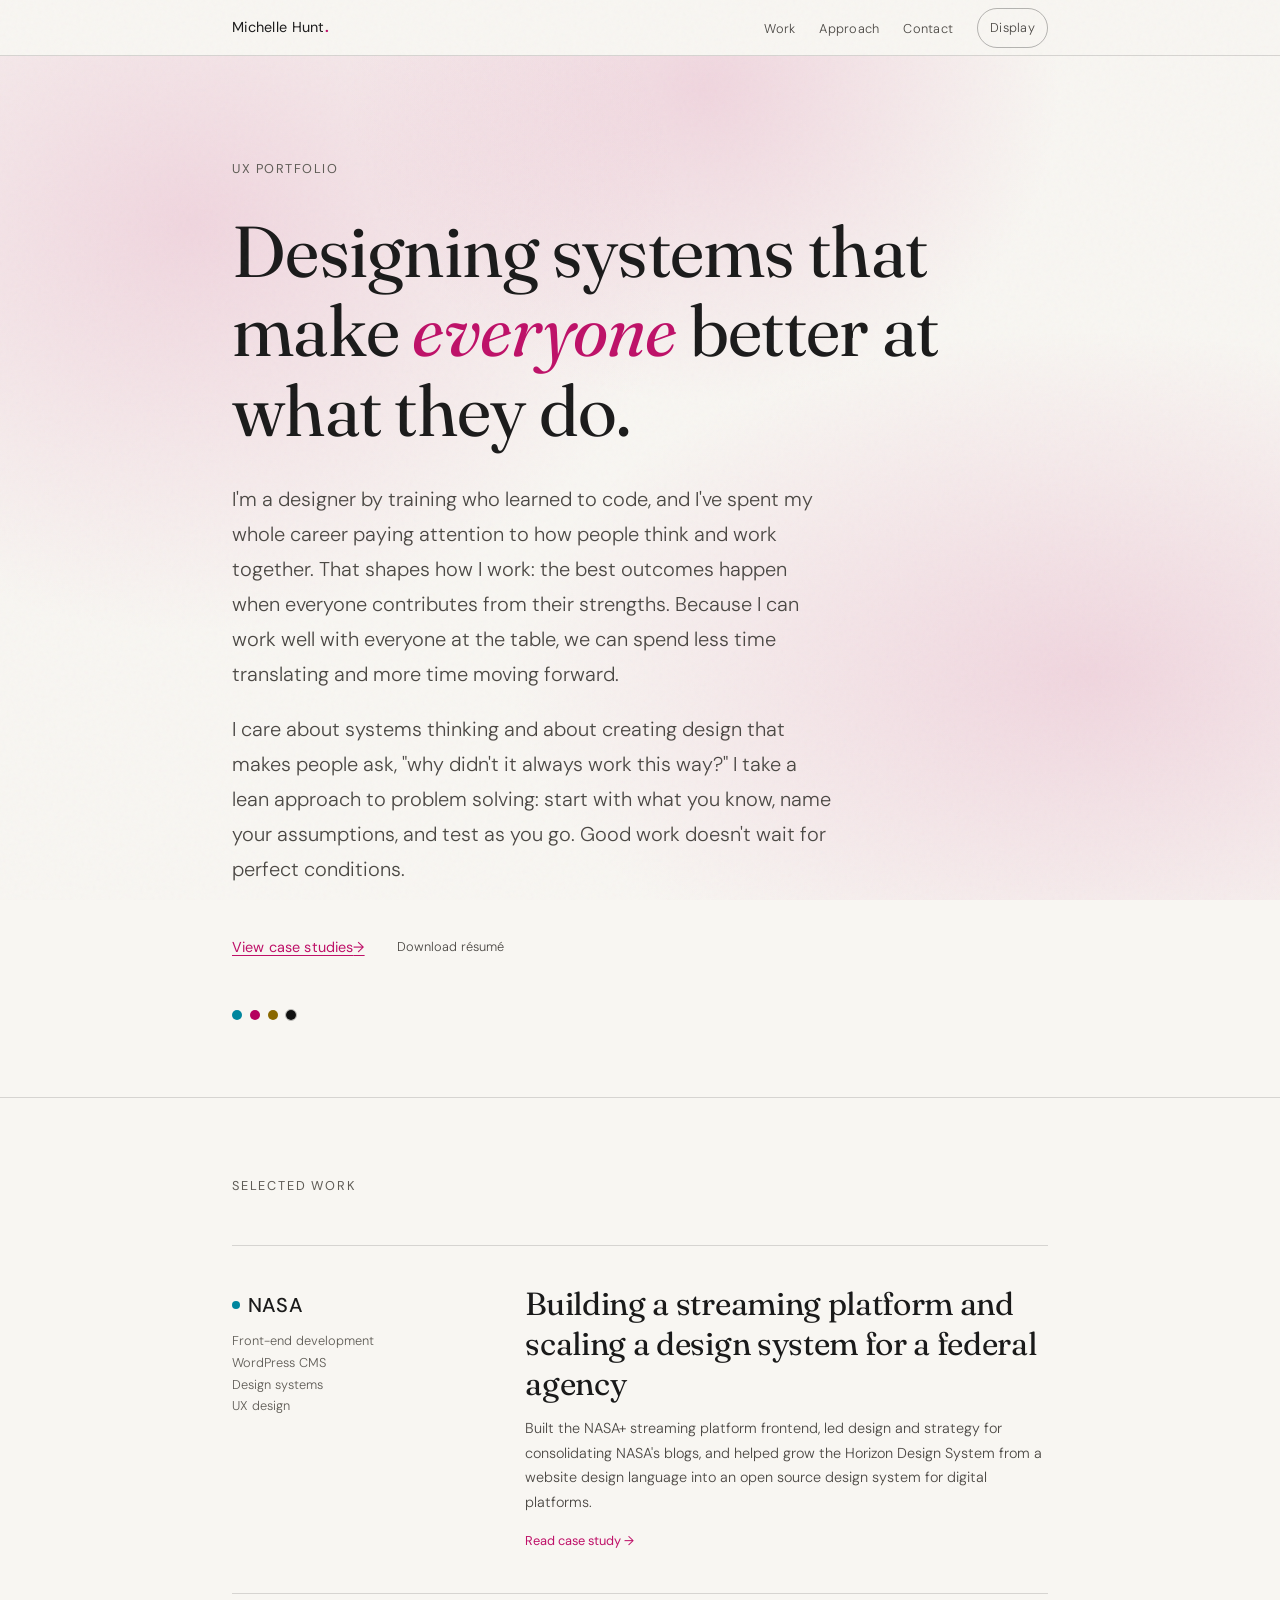
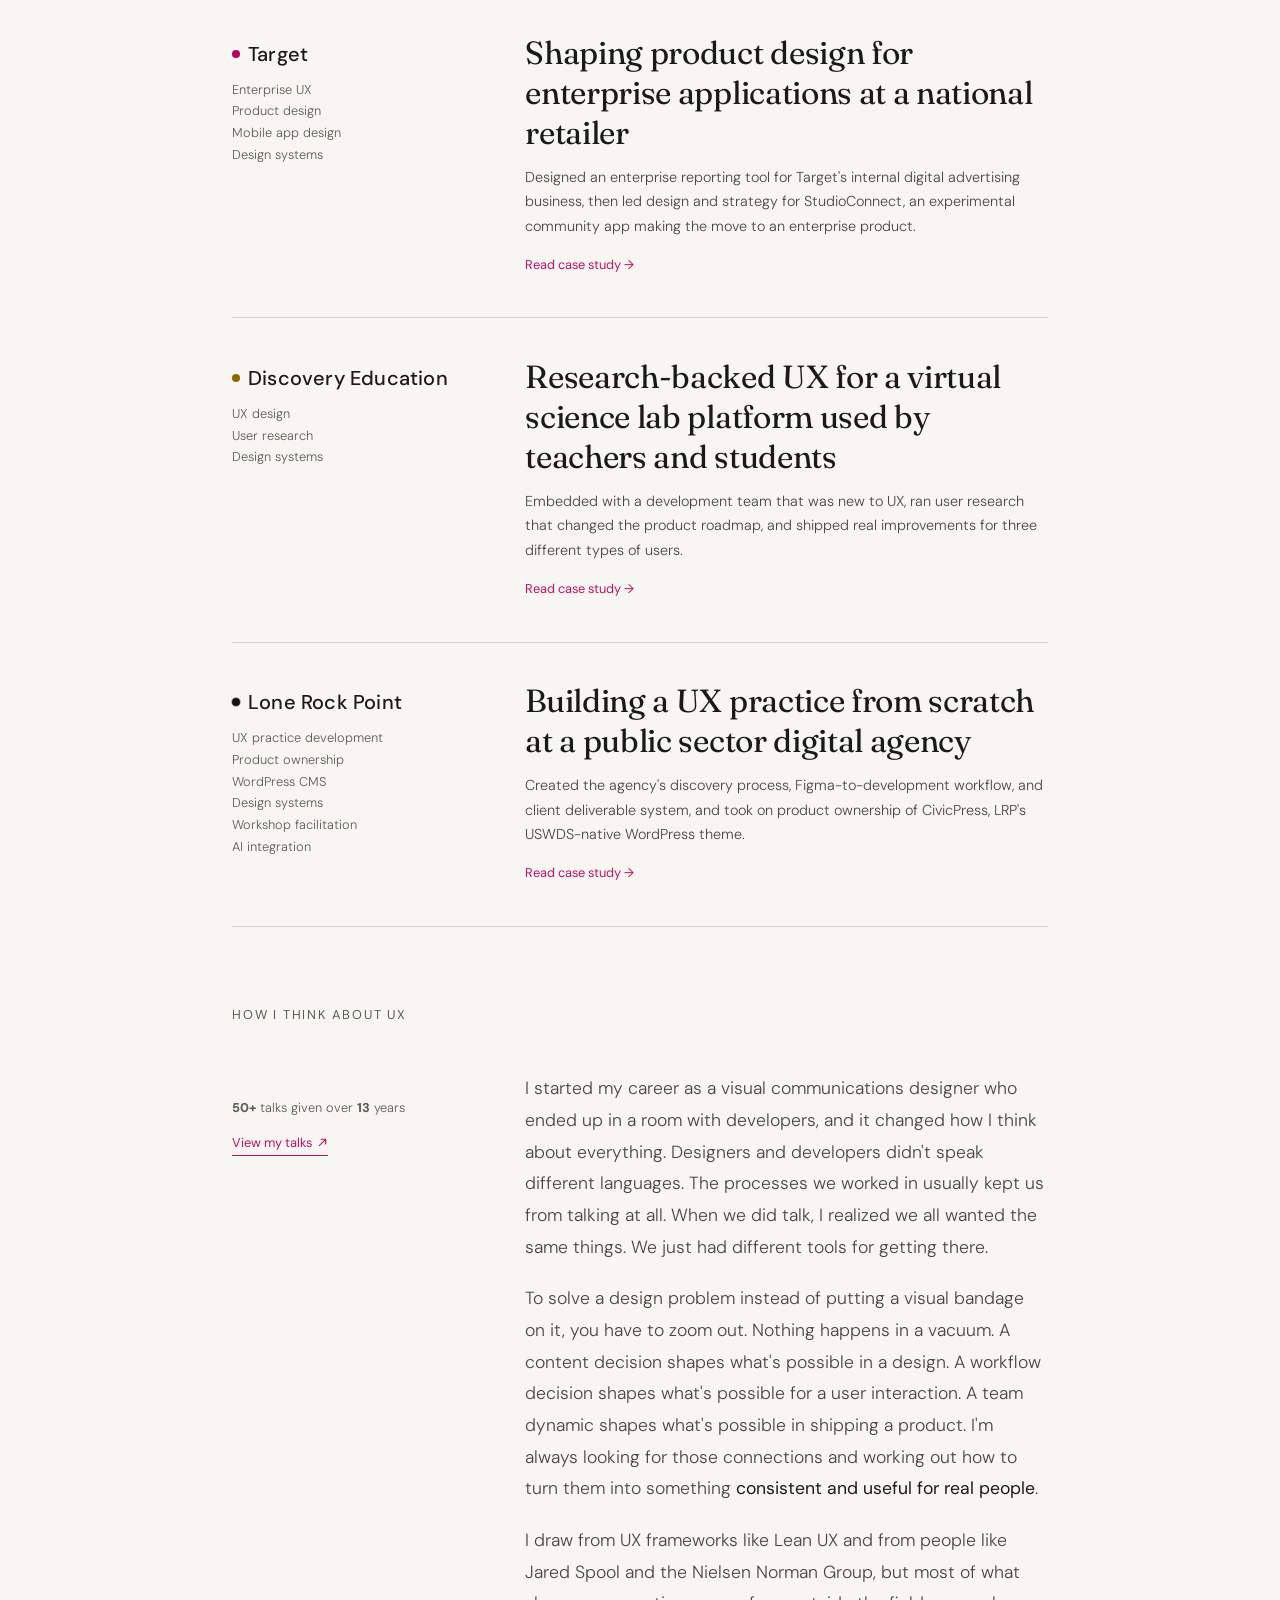
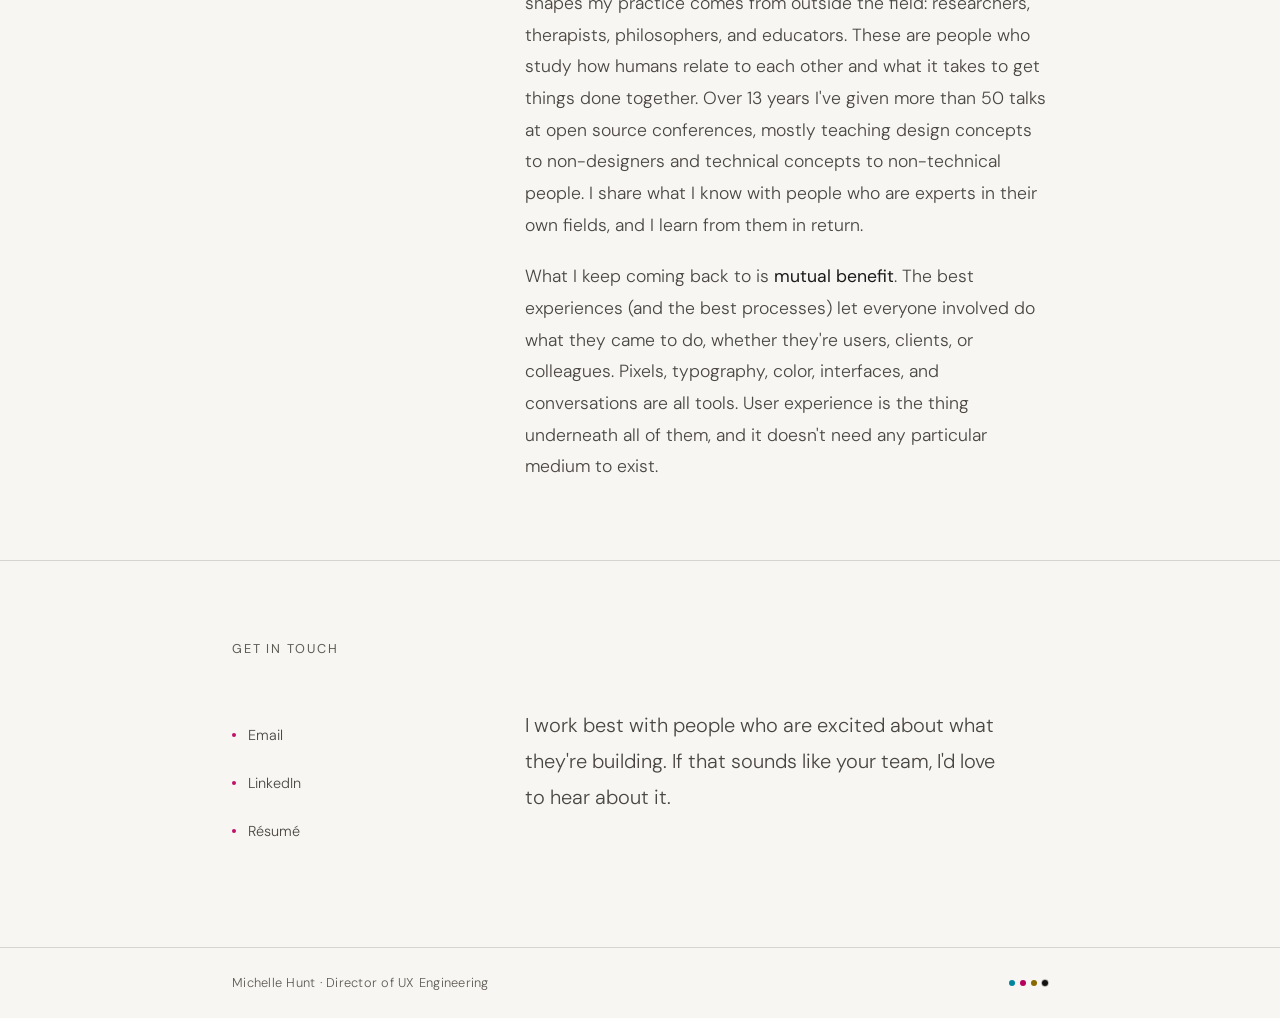
<file: index.html>
<!DOCTYPE html>
<html lang="en" data-theme="auto" data-contrast="standard" data-size="default">
<head>
<meta charset="UTF-8">
  <link rel="icon" type="image/svg+xml" href="favicon.svg">
<meta name="viewport" content="width=device-width, initial-scale=1.0">
<title>Michelle Hunt · UX Portfolio</title>
<link rel="preconnect" href="https://fonts.googleapis.com">
<link rel="preconnect" href="https://fonts.gstatic.com" crossorigin>
<link href="https://fonts.googleapis.com/css2?family=DM+Sans:ital,opsz,wght@0,9..40,200;0,9..40,300;0,9..40,400;0,9..40,500;1,9..40,200;1,9..40,300&family=Fraunces:ital,opsz,wght@0,9..144,300;0,9..144,400;1,9..144,300;1,9..144,400&display=swap" rel="stylesheet">
<link rel="stylesheet" href="styles.css">
</head>
<body>

<a class="skip-link" href="#main-content">Skip to main content</a>

<nav class="site-nav">
  <div class="container">
    <a href="index.html" class="nav-name">Michelle Hunt<span>.</span></a>
    <div class="nav-right">
      <ul class="nav-links">
        <li><a href="#work"       data-section="work">Work</a></li>
        <li><a href="#philosophy" data-section="philosophy">Approach</a></li>
        <li><a href="#contact"    data-section="contact">Contact</a></li>
      </ul>
      <div class="nav-wrap">
        <button class="nav-panel-btn menu-btn" id="menu-btn" onclick="togglePanel('menu-panel','menu-btn')" aria-expanded="false" aria-controls="menu-panel" aria-label="Menu">Menu</button>
        <div class="nav-panel menu-panel" id="menu-panel" aria-label="Navigation">
          <a href="#work">Work</a>
          <a href="#philosophy">Approach</a>
          <a href="#contact">Contact</a>
        </div>
      </div>
      <div class="nav-wrap">
        <button class="nav-panel-btn" id="a11y-btn" onclick="togglePanel('a11y-panel','a11y-btn')" aria-expanded="false" aria-controls="a11y-panel" aria-label="Display settings">Display</button>
        <div class="nav-panel" id="a11y-panel" aria-label="Display settings">
          <fieldset class="a11y-group">
            <legend class="a11y-group-label">Mode</legend>
            <div class="a11y-options">
              <button class="a11y-btn" onclick="setTheme('light')"    id="btn-light"    aria-pressed="false">Light</button>
              <button class="a11y-btn" onclick="setTheme('dark')"     id="btn-dark"     aria-pressed="false">Dark</button>
              <button class="a11y-btn" onclick="setTheme('auto')"     id="btn-auto"     aria-pressed="false">Auto</button>
            </div>
          </fieldset>
          <fieldset class="a11y-group">
            <legend class="a11y-group-label">Contrast</legend>
            <div class="a11y-options">
              <button class="a11y-btn" onclick="setContrast('standard')" id="btn-standard" aria-pressed="false">Standard</button>
              <button class="a11y-btn" onclick="setContrast('high')"     id="btn-high"     aria-pressed="false">High (AAA)</button>
            </div>
          </fieldset>
          <fieldset class="a11y-group">
            <legend class="a11y-group-label">Text size</legend>
            <div class="a11y-options">
              <button class="a11y-btn" onclick="setSize('default')" id="btn-default" aria-pressed="false">Default</button>
              <button class="a11y-btn" onclick="setSize('large')"   id="btn-large"   aria-pressed="false">Large</button>
            </div>
          </fieldset>
          <fieldset class="a11y-group">
            <legend class="a11y-group-label">Animation</legend>
            <div class="a11y-options">
              <button class="a11y-btn" onclick="setAnimation('show')"   id="btn-anim-show"   aria-pressed="false">Show</button>
              <button class="a11y-btn" onclick="setAnimation('reduce')" id="btn-anim-reduce" aria-pressed="false">Reduce</button>
              <button class="a11y-btn" onclick="setAnimation('auto')"   id="btn-anim-auto"   aria-pressed="false">Auto</button>
            </div>
          </fieldset>
        </div>
      </div>
    </div>
  </div>
</nav>

<main id="main-content">
  <section class="home-hero">
    <div class="container">
      <p class="hero-label">UX Portfolio</p>
      <h1 class="hero-title">Designing systems that make <em>everyone</em> better at what they do.</h1>
      <div class="hero-body">
        <p>I'm a designer by training who learned to code, and I've spent my whole career paying attention to how people think and work together. That shapes how I work: the best outcomes happen when everyone contributes from their strengths. Because I can work well with everyone at the table, we can spend less time translating and more time moving forward.</p>
        <p>I care about systems thinking and about creating design that makes people ask, "why didn't it always work this way?" I take a lean approach to problem solving: start with what you know, name your assumptions, and test as you go. Good work doesn't wait for perfect conditions.</p>
      </div>
      <div class="hero-meta">
        <a href="#work" class="hero-cta">View case studies <span class="arrow">→</span></a>
        <a href="Michelle_Schulp_Hunt_Resume_2026.pdf" class="hero-cta-secondary">Download résumé<span class="sr-only">(PDF)</span></a>
      </div>
      <div class="cmyk-dots">
        <a class="cmyk-dot dot-nasa"      href="#cs-nasa"      data-label="NASA"                aria-label="Jump to NASA"></a>
        <a class="cmyk-dot dot-target"    href="#cs-target"    data-label="Target"              aria-label="Jump to Target"></a>
        <a class="cmyk-dot dot-discovery" href="#cs-discovery" data-label="Discovery Education" aria-label="Jump to Discovery Education"></a>
        <a class="cmyk-dot dot-lrp"       href="#cs-lrp"       data-label="Lone Rock Point"     aria-label="Jump to Lone Rock Point"></a>
      </div>
    </div>
  </section>

  <section id="work" class="home-section" aria-labelledby="section-label-work">
    <div class="container">
      <p class="section-label" id="section-label-work">Selected work</p>
      <div class="work-grid">

        <a class="case-study cs-nasa" href="nasa.html" id="cs-nasa">
          <div class="case-study-meta">
            <div class="case-study-client-wrap">
              <span class="case-study-dot"></span>
              <span class="case-study-client">NASA</span>
            </div>
            <p class="case-study-tags">Front-end development<br>WordPress CMS<br>Design systems<br>UX design</p>
          </div>
          <div class="case-study-content">
            <h2 class="case-study-title">Building a streaming platform and scaling a design system for a federal agency</h2>
            <p class="case-study-desc">Built the NASA+ streaming platform frontend, led design and strategy for consolidating NASA's blogs, and helped grow the Horizon Design System from a website design language into an open source design system for digital platforms.</p>
            <span class="case-study-arrow">Read case study →</span>
          </div>
        </a>

        <a class="case-study cs-target" href="target.html" id="cs-target">
          <div class="case-study-meta">
            <div class="case-study-client-wrap">
              <span class="case-study-dot"></span>
              <span class="case-study-client">Target</span>
            </div>
            <p class="case-study-tags">Enterprise UX<br>Product design<br>Mobile app design<br>Design systems</p>
          </div>
          <div class="case-study-content">
            <h2 class="case-study-title">Shaping product design for enterprise applications at a national retailer</h2>
            <p class="case-study-desc">Designed an enterprise reporting tool for Target's internal digital advertising business, then led design and strategy for StudioConnect, an experimental community app making the move to an enterprise product.</p>
            <span class="case-study-arrow">Read case study →</span>
          </div>
        </a>

        <a class="case-study cs-discovery" href="discovery-education.html" id="cs-discovery">
          <div class="case-study-meta">
            <div class="case-study-client-wrap">
              <span class="case-study-dot"></span>
              <span class="case-study-client">Discovery Education</span>
            </div>
            <p class="case-study-tags">UX design<br>User research<br>Design systems</p>
          </div>
          <div class="case-study-content">
            <h2 class="case-study-title">Research-backed UX for a virtual science lab platform used by teachers and students</h2>
            <p class="case-study-desc">Embedded with a development team that was new to UX, ran user research that changed the product roadmap, and shipped real improvements for three different types of users.</p>
            <span class="case-study-arrow">Read case study →</span>
          </div>
        </a>

        <a class="case-study cs-lrp" href="lone-rock-point.html" id="cs-lrp">
          <div class="case-study-meta">
            <div class="case-study-client-wrap">
              <span class="case-study-dot"></span>
              <span class="case-study-client">Lone Rock Point</span>
            </div>
            <p class="case-study-tags">UX practice development<br>Product ownership<br>WordPress CMS<br>Design systems<br>Workshop facilitation<br>AI integration</p>
          </div>
          <div class="case-study-content">
            <h2 class="case-study-title">Building a UX practice from scratch at a public sector digital agency</h2>
            <p class="case-study-desc">Created the agency's discovery process, Figma-to-development workflow, and client deliverable system, and took on product ownership of CivicPress, LRP's USWDS-native WordPress theme.</p>
            <span class="case-study-arrow">Read case study →</span>
          </div>
        </a>

      </div>
    </div>
  </section>

  <section id="philosophy" class="home-section philosophy-section" aria-labelledby="section-label-philosophy">
    <div class="container">
      <p class="section-label" id="section-label-philosophy">How I think about UX</p>
      <div class="philosophy-grid">
        <div>
          <div class="talks-stat">
            <p class="talks-stat-text"><strong>50+</strong> talks given over <strong>13</strong> years</p>
            <a href="https://mynameismichelle.com/talks/" class="talks-link" target="_blank" rel="noopener noreferrer">
              View my talks
              <span class="sr-only">(opens in new tab)</span>
              <svg viewBox="0 0 12 12" fill="none" xmlns="http://www.w3.org/2000/svg" aria-hidden="true">
                <path d="M2.5 9.5L9.5 2.5M9.5 2.5H4.5M9.5 2.5V7.5" stroke="currentColor" stroke-width="1.25" stroke-linecap="round" stroke-linejoin="round"/>
              </svg>
            </a>
          </div>
        </div>
        <div class="philosophy-body">
          <p>I started my career as a visual communications designer who ended up in a room with developers, and it changed how I think about everything. Designers and developers didn't speak different languages. The processes we worked in usually kept us from talking at all. When we did talk, I realized we all wanted the same things. We just had different tools for getting there.</p>
          <p>To solve a design problem instead of putting a visual bandage on it, you have to zoom out. Nothing happens in a vacuum. A content decision shapes what's possible in a design. A workflow decision shapes what's possible for a user interaction. A team dynamic shapes what's possible in shipping a product. I'm always looking for those connections and working out how to turn them into something <strong>consistent and useful for real people</strong>.</p>
          <p>I draw from UX frameworks like Lean UX and from people like Jared Spool and the Nielsen Norman Group, but most of what shapes my practice comes from outside the field: researchers, therapists, philosophers, and educators. These are people who study how humans relate to each other and what it takes to get things done together. Over 13 years I've given more than 50 talks at open source conferences, mostly teaching design concepts to non-designers and technical concepts to non-technical people. I share what I know with people who are experts in their own fields, and I learn from them in return.</p>
          <p>What I keep coming back to is <strong>mutual benefit</strong>. The best experiences (and the best processes) let everyone involved do what they came to do, whether they're users, clients, or colleagues. Pixels, typography, color, interfaces, and conversations are all tools. User experience is the thing underneath all of them, and it doesn't need any particular medium to exist.</p>
        </div>
      </div>
    </div>
  </section>

  <section id="contact" class="home-section contact-section" aria-labelledby="section-label-contact">
    <div class="container">
      <p class="section-label" id="section-label-contact">Get in touch</p>
      <div class="contact-inner">
        <div class="contact-links">
          <a href="mailto:michelle@marktimemedia.com" class="contact-link"><span class="contact-link-dot" aria-hidden="true"></span>Email</a>
          <a href="https://linkedin.com/in/michelleschulphunt" class="contact-link" target="_blank" rel="noopener noreferrer"><span class="contact-link-dot" aria-hidden="true"></span>LinkedIn<span class="sr-only">(opens in new tab)</span></a>
          <a href="Michelle_Schulp_Hunt_Resume_2026.pdf" class="contact-link" target="_blank" rel="noopener noreferrer"><span class="contact-link-dot" aria-hidden="true"></span>Résumé<span class="sr-only">(PDF, opens in new tab)</span></a>
        </div>
        <p class="contact-body">I work best with people who are excited about what they're building. If that sounds like your team, I'd love to hear about it.</p>
      </div>
    </div>
  </section>
</main>

<footer class="site-footer">
  <div class="container">
    <span class="footer-left">Michelle Hunt · Director of UX Engineering</span>
    <div class="footer-cmyk" aria-hidden="true">
      <span class="dot-nasa"></span>
      <span class="dot-target"></span>
      <span class="dot-discovery"></span>
      <span class="dot-lrp"></span>
    </div>
  </div>
</footer>

<script src="main.js"></script>
</body>
</html>
</file>
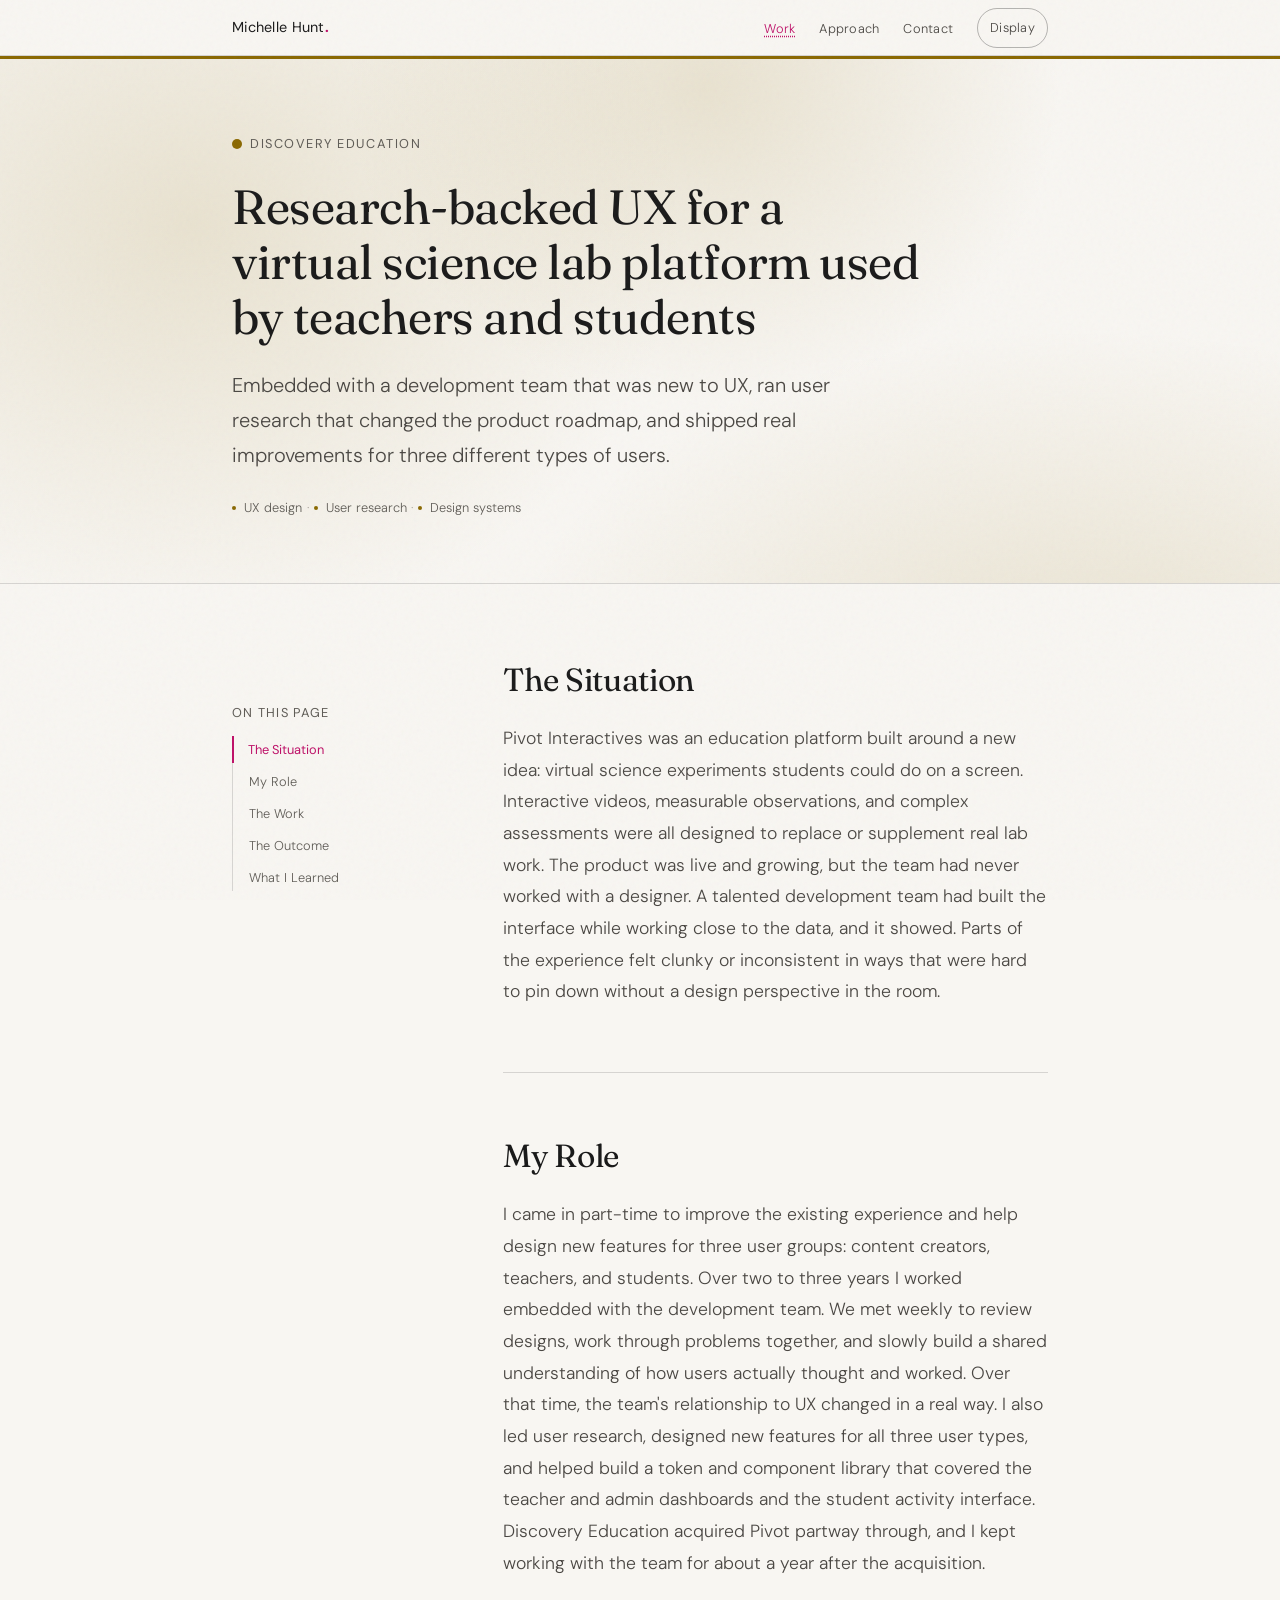
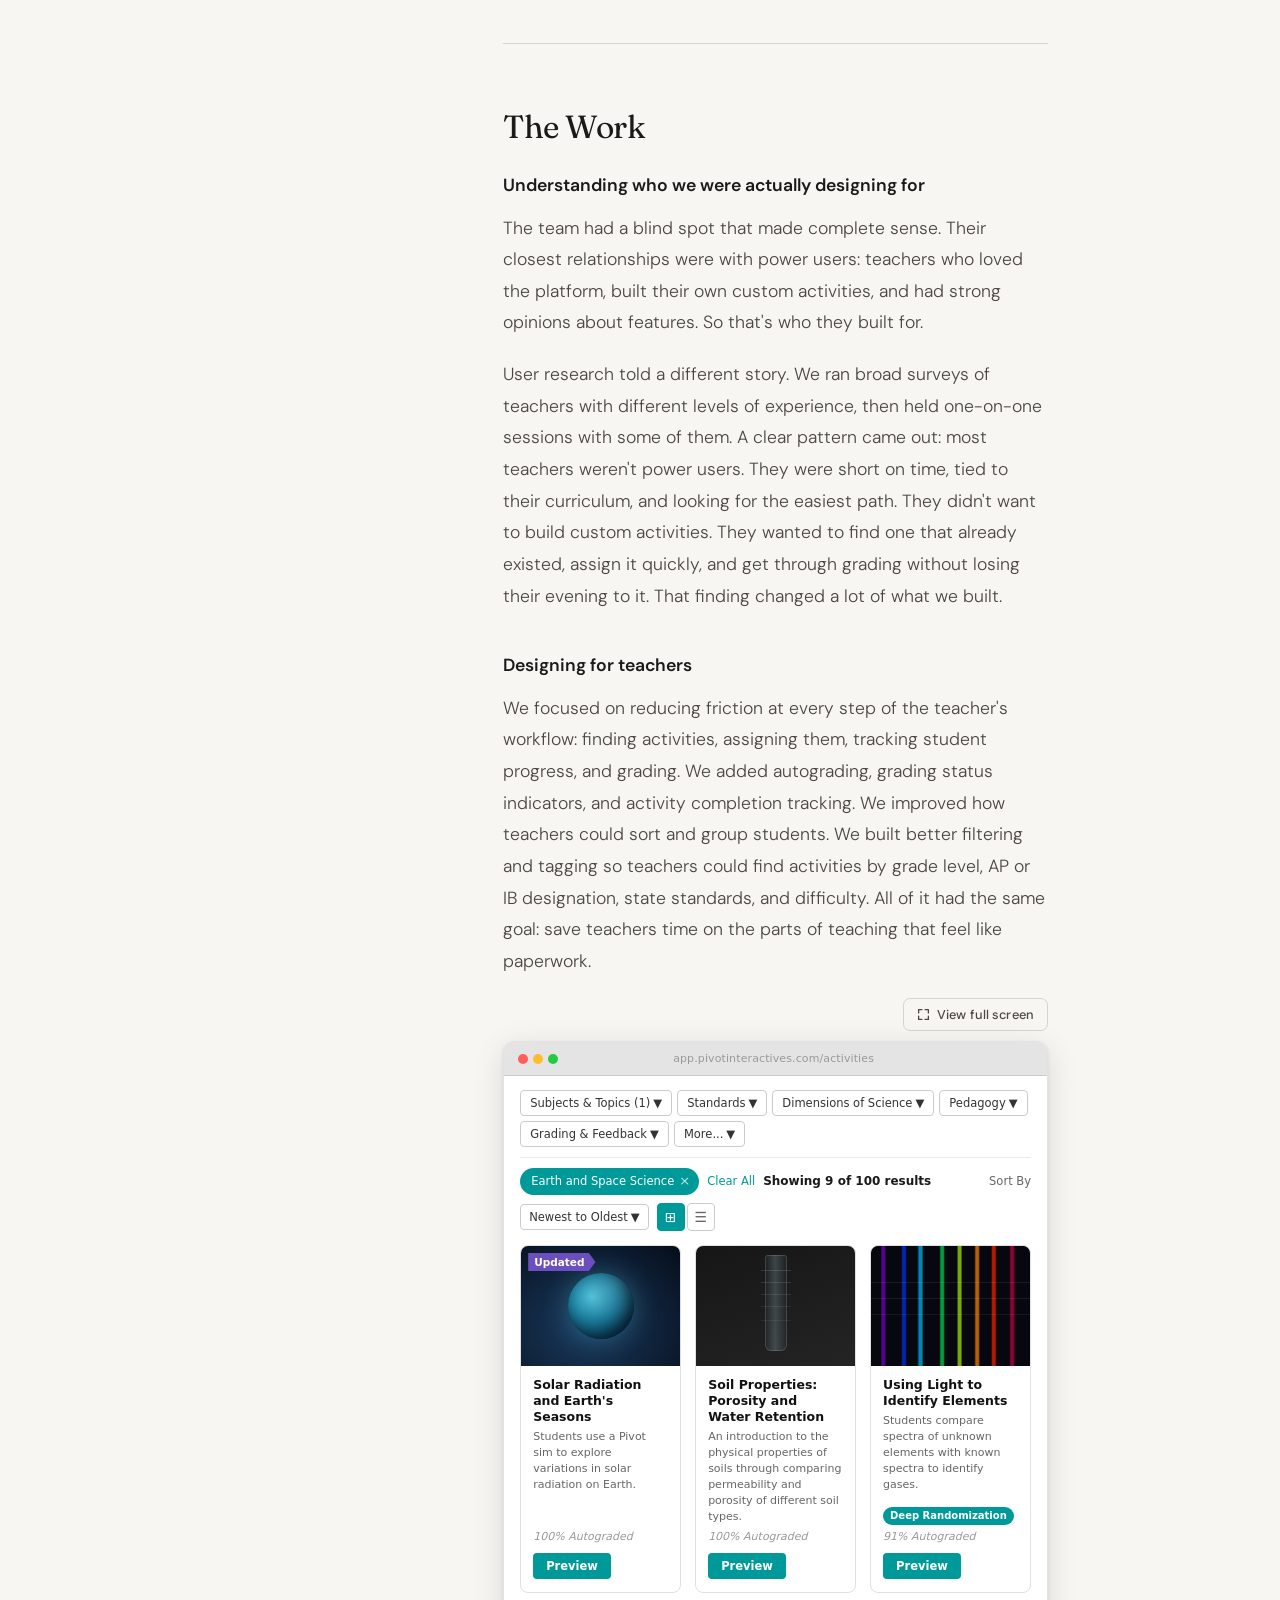
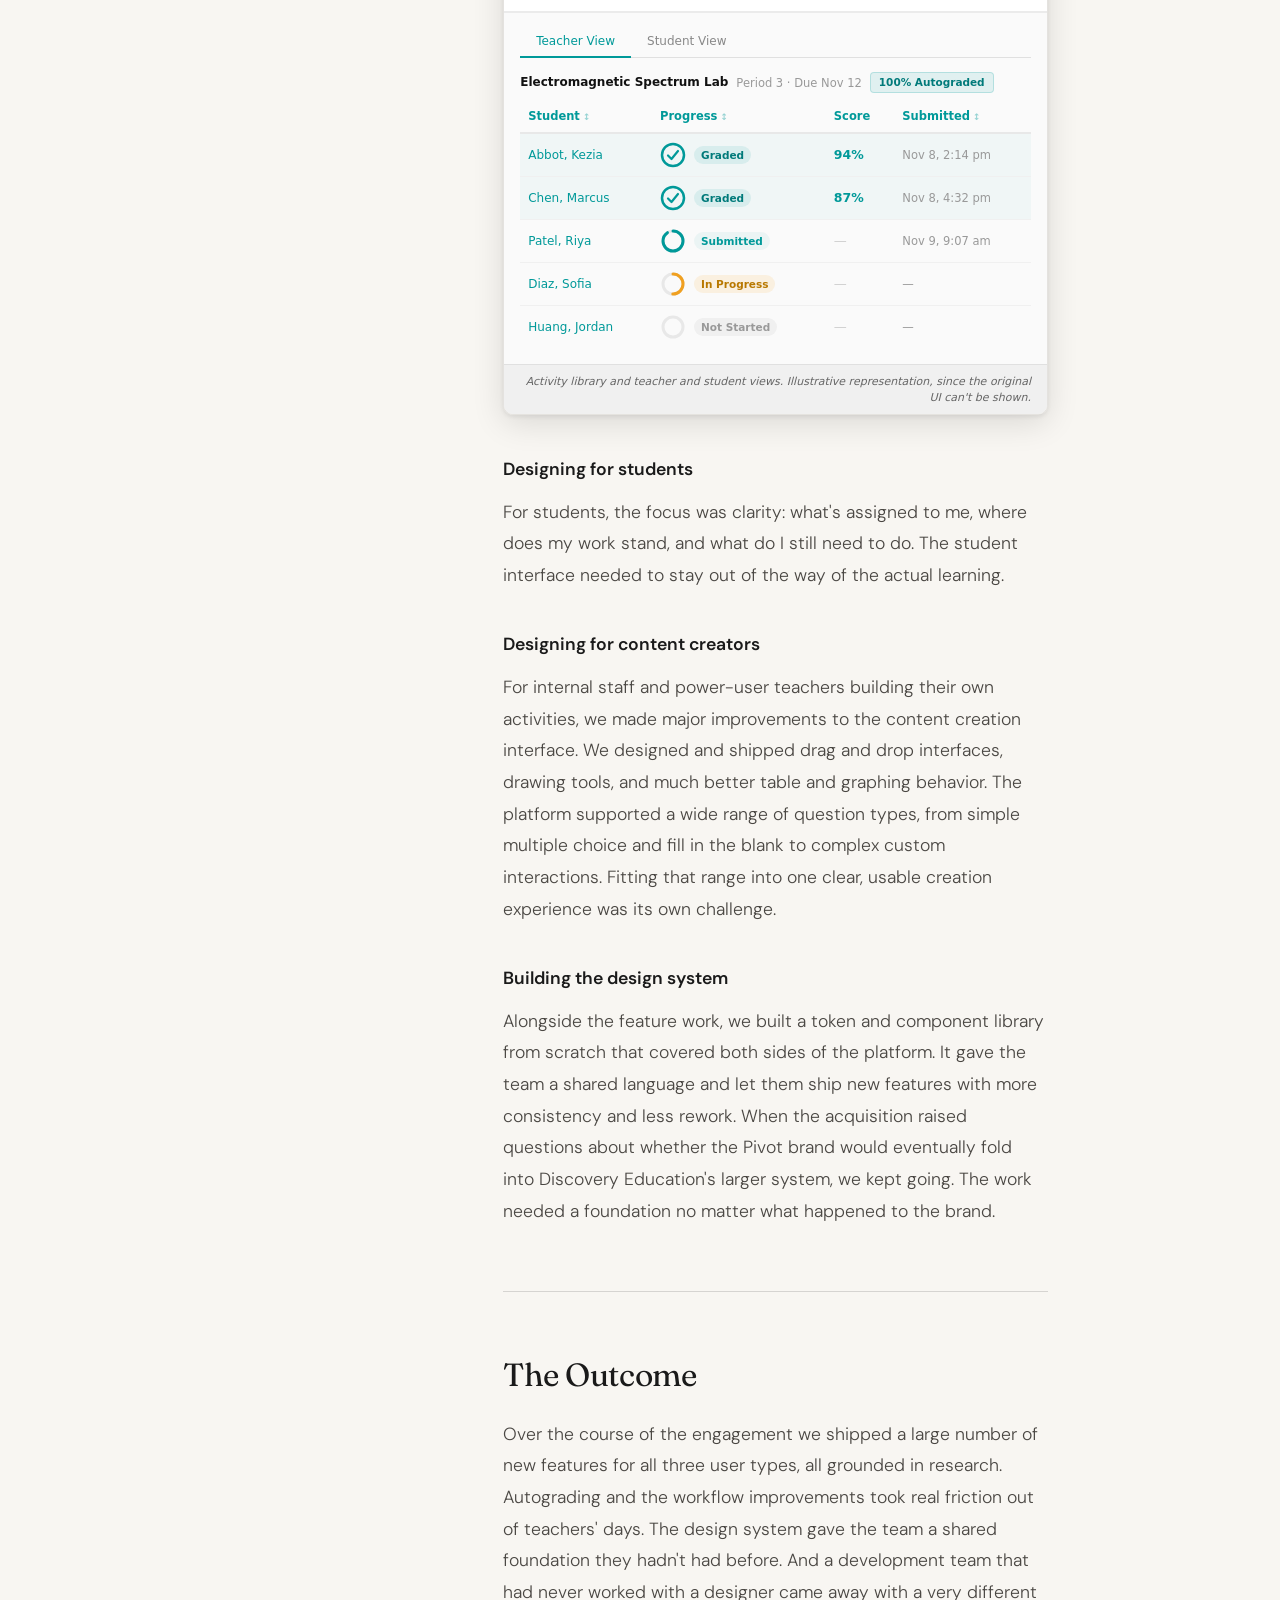
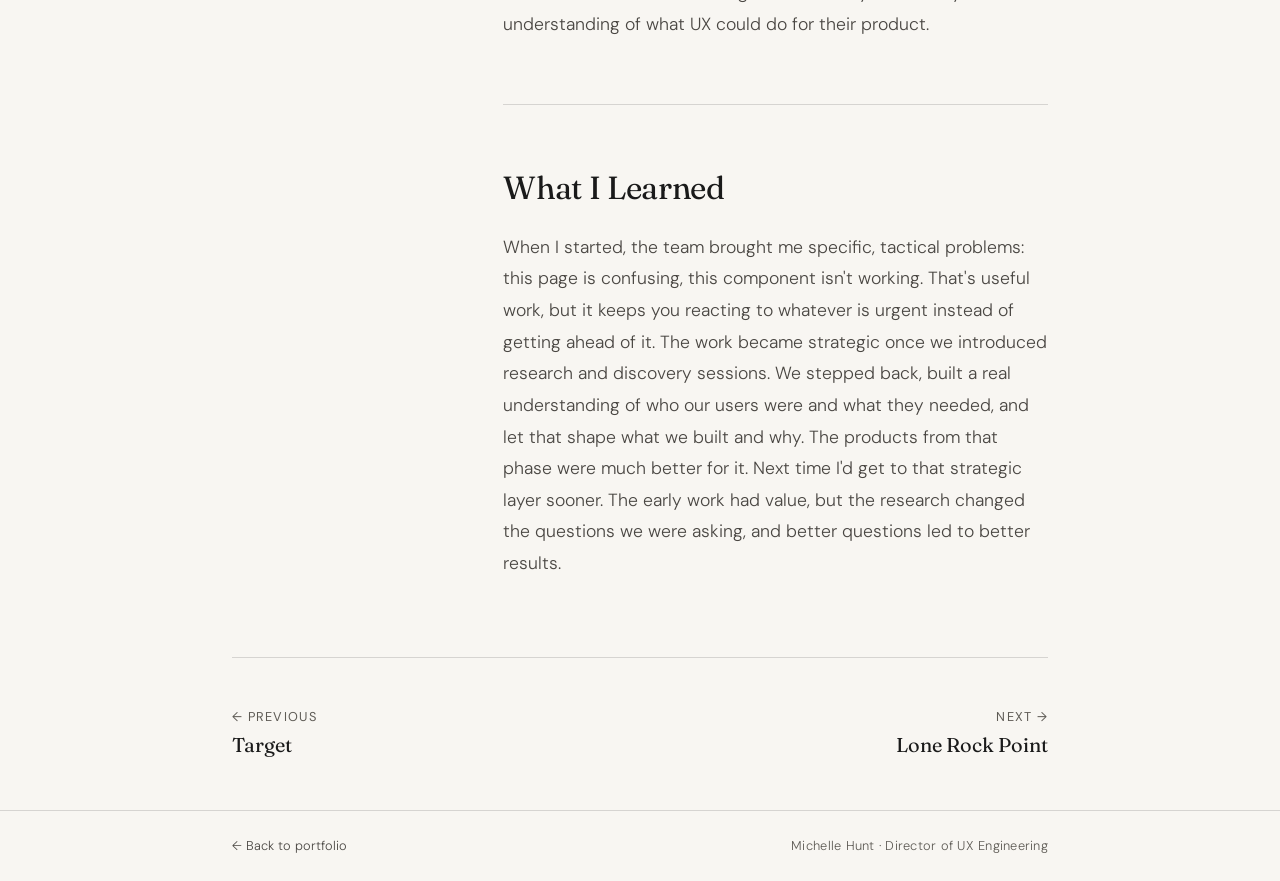
<file: discovery-education.html>
<!DOCTYPE html>
<html lang="en" data-theme="auto" data-contrast="standard" data-size="default">
<head>
<meta charset="UTF-8">
  <link rel="icon" type="image/svg+xml" href="favicon.svg">
<meta name="viewport" content="width=device-width, initial-scale=1.0">
<title>Discovery Education · Michelle Hunt</title>
<link rel="preconnect" href="https://fonts.googleapis.com">
<link rel="preconnect" href="https://fonts.gstatic.com" crossorigin>
<link href="https://fonts.googleapis.com/css2?family=DM+Sans:ital,opsz,wght@0,9..40,200;0,9..40,300;0,9..40,400;0,9..40,500;1,9..40,200;1,9..40,300&family=Fraunces:ital,opsz,wght@0,9..144,300;0,9..144,400;1,9..144,300;1,9..144,400&display=swap" rel="stylesheet">
<link rel="stylesheet" href="styles.css">
<style>
  :root { --c-page: #8a6800; }
  [data-theme="dark"] { --c-page: #f0b429; }
  @media (prefers-color-scheme: dark) { :root:not([data-theme="light"]) { --c-page: #f0b429; } }
  [data-contrast="high"][data-theme="light"],
  [data-contrast="high"]:root:not([data-theme="dark"]) { --c-page: #5c4400; }
  [data-contrast="high"][data-theme="dark"] { --c-page: #ffd040; }
  @media (prefers-color-scheme: dark) { [data-contrast="high"]:root:not([data-theme="light"]) { --c-page: #ffd040; } }
</style>
</head>
<body>

<a class="skip-link" href="#main-content">Skip to main content</a>

<div class="sticky-org-mobile" id="sticky-org-mobile" aria-hidden="true">
  <div class="sticky-org-inner">
    <span class="sticky-org-dot"></span>
    <span class="sticky-org-name">Discovery Education</span>
  </div>
  <select class="mobile-sticky-select" onchange="scrollToSection(this.value);this.blur();" aria-label="Jump to section">
    <option value="situation">The Situation</option>
    <option value="role">My Role</option>
    <option value="work">The Work</option>
    <option value="outcome">The Outcome</option>
    <option value="learned">What I Learned</option>
  </select>
</div>

<nav class="site-nav">
  <div class="container">
    <a href="index.html" class="nav-name">Michelle Hunt<span>.</span></a>
    <div class="nav-right">
      <ul class="nav-links">
        <li><a href="index.html#work">Work</a></li>
        <li><a href="index.html#philosophy">Approach</a></li>
        <li><a href="index.html#contact">Contact</a></li>
      </ul>
      <div class="nav-wrap">
        <button class="nav-panel-btn menu-btn" id="menu-btn" onclick="togglePanel('menu-panel','menu-btn')" aria-expanded="false" aria-controls="menu-panel" aria-label="Menu">Menu</button>
        <div class="nav-panel menu-panel" id="menu-panel" aria-label="Navigation">
          <a href="index.html#work">Work</a>
          <a href="index.html#philosophy">Approach</a>
          <a href="index.html#contact">Contact</a>
        </div>
      </div>
      <div class="nav-wrap">
        <button class="nav-panel-btn" id="a11y-btn" onclick="togglePanel('a11y-panel','a11y-btn')" aria-expanded="false" aria-controls="a11y-panel" aria-label="Display settings">Display</button>
        <div class="nav-panel" id="a11y-panel" aria-label="Display settings">
          <fieldset class="a11y-group">
            <legend class="a11y-group-label">Mode</legend>
            <div class="a11y-options">
              <button class="a11y-btn" onclick="setTheme('light')"    id="btn-light"    aria-pressed="false">Light</button>
              <button class="a11y-btn" onclick="setTheme('dark')"     id="btn-dark"     aria-pressed="false">Dark</button>
              <button class="a11y-btn" onclick="setTheme('auto')"     id="btn-auto"     aria-pressed="false">Auto</button>
            </div>
          </fieldset>
          <fieldset class="a11y-group">
            <legend class="a11y-group-label">Contrast</legend>
            <div class="a11y-options">
              <button class="a11y-btn" onclick="setContrast('standard')" id="btn-standard" aria-pressed="false">Standard</button>
              <button class="a11y-btn" onclick="setContrast('high')"     id="btn-high"     aria-pressed="false">High (AAA)</button>
            </div>
          </fieldset>
          <fieldset class="a11y-group">
            <legend class="a11y-group-label">Text size</legend>
            <div class="a11y-options">
              <button class="a11y-btn" onclick="setSize('default')" id="btn-default" aria-pressed="false">Default</button>
              <button class="a11y-btn" onclick="setSize('large')"   id="btn-large"   aria-pressed="false">Large</button>
            </div>
          </fieldset>
          <fieldset class="a11y-group">
            <legend class="a11y-group-label">Animation</legend>
            <div class="a11y-options">
              <button class="a11y-btn" onclick="setAnimation('show')"   id="btn-anim-show"   aria-pressed="false">Show</button>
              <button class="a11y-btn" onclick="setAnimation('reduce')" id="btn-anim-reduce" aria-pressed="false">Reduce</button>
              <button class="a11y-btn" onclick="setAnimation('auto')"   id="btn-anim-auto"   aria-pressed="false">Auto</button>
            </div>
          </fieldset>
        </div>
      </div>
    </div>
  </div>
</nav>

<main id="main-content">
  <header class="cs-hero" id="hero">
    <div class="cs-hero-line"></div>
    <div class="container">
      <div class="cs-hero-client-wrap">
        <span class="cs-hero-dot"></span>
        <span class="cs-hero-client">Discovery Education</span>
      </div>
      <h1 class="cs-hero-title">Research-backed UX for a virtual science lab platform used by teachers and students</h1>
      <p class="cs-hero-synopsis">Embedded with a development team that was new to UX, ran user research that changed the product roadmap, and shipped real improvements for three different types of users.</p>
      <div class="cs-hero-skills" aria-label="Disciplines">
        <span class="skill-item"><span class="skill-dot"></span>UX design</span>
        <span class="skill-sep">·</span>
        <span class="skill-item"><span class="skill-dot"></span>User research</span>
        <span class="skill-sep">·</span>
        <span class="skill-item"><span class="skill-dot"></span>Design systems</span>
      </div>
    </div>
  </header>

  <div class="container">
    <div class="page-body">

      <div class="sidebar-col">
        <div class="sidebar-sticky">
          <div class="sticky-org-desktop" id="sticky-org-desktop">
            <span class="sticky-org-dot"></span>
            <span class="sticky-org-name">Discovery Education</span>
          </div>
          <p class="sidebar-nav-label">On this page</p>
          <nav aria-label="Page sections">
            <ul class="sidebar-nav" id="sidebar-nav">
              <li><a href="#situation">The Situation</a></li>
              <li><a href="#role">My Role</a></li>
              <li><a href="#work">The Work</a></li>
              <li><a href="#outcome">The Outcome</a></li>
              <li><a href="#learned">What I Learned</a></li>
            </ul>
          </nav>
        </div>
      </div>

      <article class="case-content">

        <section class="case-section" id="situation">
          <h2 class="section-heading">The Situation</h2>
          <p>Pivot Interactives was an education platform built around a new idea: virtual science experiments students could do on a screen. Interactive videos, measurable observations, and complex assessments were all designed to replace or supplement real lab work. The product was live and growing, but the team had never worked with a designer. A talented development team had built the interface while working close to the data, and it showed. Parts of the experience felt clunky or inconsistent in ways that were hard to pin down without a design perspective in the room.</p>
        </section>

        <section class="case-section" id="role">
          <h2 class="section-heading">My Role</h2>
          <p>I came in part-time to improve the existing experience and help design new features for three user groups: content creators, teachers, and students. Over two to three years I worked embedded with the development team. We met weekly to review designs, work through problems together, and slowly build a shared understanding of how users actually thought and worked. Over that time, the team's relationship to UX changed in a real way. I also led user research, designed new features for all three user types, and helped build a token and component library that covered the teacher and admin dashboards and the student activity interface. Discovery Education acquired Pivot partway through, and I kept working with the team for about a year after the acquisition.</p>
        </section>

        <section class="case-section" id="work">
          <h2 class="section-heading">The Work</h2>

          <h3 class="subsection-heading">Understanding who we were actually designing for</h3>
          <p>The team had a blind spot that made complete sense. Their closest relationships were with power users: teachers who loved the platform, built their own custom activities, and had strong opinions about features. So that's who they built for.</p>
          <p>User research told a different story. We ran broad surveys of teachers with different levels of experience, then held one-on-one sessions with some of them. A clear pattern came out: most teachers weren't power users. They were short on time, tied to their curriculum, and looking for the easiest path. They didn't want to build custom activities. They wanted to find one that already existed, assign it quickly, and get through grading without losing their evening to it. That finding changed a lot of what we built.</p>

          <h3 class="subsection-heading">Designing for teachers</h3>
          <p>We focused on reducing friction at every step of the teacher's workflow: finding activities, assigning them, tracking student progress, and grading. We added autograding, grading status indicators, and activity completion tracking. We improved how teachers could sort and group students. We built better filtering and tagging so teachers could find activities by grade level, AP or IB designation, state standards, and difficulty. All of it had the same goal: save teachers time on the parts of teaching that feel like paperwork.</p>

          <figure class="pv-visual" id="pv-visual" aria-hidden="true">
          <style>
          /* ── Pivot Interactives illustrative visual ── */
          .pv-visual {
            margin: 2rem 0 2.5rem;
            border-radius: 10px;
            overflow: hidden;
            box-shadow: 0 2px 4px rgba(0,0,0,.07), 0 8px 32px rgba(0,0,0,.12);
            border: 1px solid rgba(0,0,0,.08);
            font-family: -apple-system, BlinkMacSystemFont, 'Segoe UI', system-ui, sans-serif;
            font-size: 13px;
            color: #1a1a1a;
            line-height: 1.4;
          }
          .pv-chrome {
            display: flex; align-items: center; gap: 8px;
            padding: 9px 14px;
            background: #e4e4e4; border-bottom: 1px solid #ccc;
            opacity: 0; transform: translateY(-5px);
            transition: opacity .4s ease, transform .4s ease;
          }
          .pv-visual.is-visible .pv-chrome { opacity: 1; transform: none; }
          .pv-chrome-dots { display: flex; gap: 5px; }
          .pv-chrome-dots span { width: 10px; height: 10px; border-radius: 50%; }
          .pv-chrome-dots span:nth-child(1) { background: #ff5f57; }
          .pv-chrome-dots span:nth-child(2) { background: #febc2e; }
          .pv-chrome-dots span:nth-child(3) { background: #28c840; }
          .pv-chrome-url { font-size: 11px; color: #999; flex: 1; text-align: center; margin-right: 52px; letter-spacing: .01em; }
          .pv-section-browse { background: #fff; padding: 14px 16px 18px; }
          .pv-filterbar {
            display: flex; flex-wrap: wrap; gap: 5px;
            padding-bottom: 10px; border-bottom: 1px solid #ebebeb;
            opacity: 0; transform: translateY(-4px);
            transition: opacity .4s ease .12s, transform .4s ease .12s;
          }
          .pv-visual.is-visible .pv-filterbar { opacity: 1; transform: none; }
          .pv-fbtn {
            display: inline-flex; align-items: center; gap: 3px;
            padding: 5px 9px; border: 1px solid #ccc; border-radius: 4px;
            background: #fff; font-size: 11.5px; color: #333;
            cursor: default; white-space: nowrap; pointer-events: none;
            user-select: none; font-family: inherit;
            transition: background .25s ease, border-color .25s ease, color .25s ease;
          }
          .pv-fbtn.pv-flash { background: rgba(0,153,153,.1); border-color: #009999; color: #009999; }
          .pv-activerow {
            display: flex; align-items: center; flex-wrap: wrap; gap: 8px;
            padding: 10px 0 14px;
            opacity: 0; transition: opacity .35s ease .28s;
          }
          .pv-visual.is-visible .pv-activerow { opacity: 1; }
          .pv-chip {
            display: inline-flex; align-items: center; gap: 5px;
            padding: 4px 9px 4px 11px; background: #009999; color: #fff;
            border-radius: 20px; font-size: 11.5px; font-weight: 500;
            transform: scale(0.4); opacity: 0;
            transition: transform .4s cubic-bezier(.34,1.56,.64,1) .52s, opacity .25s ease .52s;
          }
          .pv-visual.is-visible .pv-chip { transform: scale(1); opacity: 1; }
          .pv-chip-x { opacity: .75; font-size: 13px; }
          .pv-clearall { color: #009999; font-size: 11.5px; cursor: default; }
          .pv-count { font-size: 12px; font-weight: 700; white-space: nowrap; }
          .pv-spacer { flex: 1; min-width: 8px; }
          .pv-sortlabel { font-size: 11.5px; color: #666; }
          .pv-select-mock {
            display: inline-flex; align-items: center; gap: 3px;
            padding: 4px 8px; border: 1px solid #ccc; border-radius: 4px;
            font-size: 11.5px; color: #333; pointer-events: none;
          }
          .pv-viewtoggle { display: flex; gap: 2px; }
          .pv-vbtn {
            width: 28px; height: 28px; border: 1px solid #ccc; background: #fff;
            border-radius: 4px; display: flex; align-items: center; justify-content: center;
            font-size: 14px; color: #666; cursor: pointer; font-family: inherit;
            transition: background .15s ease, border-color .15s ease, color .15s ease;
          }
          .pv-vbtn.pv-vbtn-active { background: #009999; border-color: #009999; color: #fff; }
          /* List view mode */
          .pv-info-main { flex: 1; display: flex; flex-direction: column; gap: 4px; min-width: 0; }
          .pv-list-meta { display: none; align-items: center; flex-wrap: wrap; gap: 6px; font-size: 11px; color: #999; }
          .pv-list-badge { padding: 1px 9px 1px 5px; clip-path: polygon(0 0, calc(100% - 5px) 0, 100% 50%, calc(100% - 5px) 100%, 0 100%); font-size: 10px; font-weight: 700; color: #fff; background: #6c4fbf; }
          .pv-grid.pv-list-mode { display: flex; flex-direction: column; gap: 0; }
          .pv-list-mode .pv-card { flex-direction: row; border-radius: 0; border-left: none; border-right: none; border-top: none; opacity: 1 !important; transform: none !important; transition: none !important; }
          .pv-list-mode .pv-card:first-child { border-top: 1px solid #e0e0e0; }
          .pv-list-mode .pv-thumb { width: 160px; height: auto; min-height: 88px; flex-shrink: 0; border-radius: 0; }
          .pv-list-mode .pv-thumb .pv-badge { display: none; }
          .pv-list-mode .pv-info { flex-direction: row; align-items: center; gap: 12px; padding: 10px 12px; }
          .pv-list-mode .pv-desc { display: none; }
          .pv-list-mode .pv-list-meta { display: flex; }
          .pv-list-mode .pv-autograde { display: none; }
          .pv-list-mode .pv-preview { margin-top: 0; flex-shrink: 0; align-self: center; }
          .pv-list-mode .pv-deeptag { display: none; }
          .pv-grid { display: grid; grid-template-columns: repeat(3, 1fr); gap: 14px; }
          @media (max-width: 580px) { .pv-grid { grid-template-columns: 1fr 1fr; } }
          .pv-card {
            border: 1px solid #e0e0e0; border-radius: 8px; overflow: hidden;
            background: #fff; display: flex; flex-direction: column;
            opacity: 0; transform: translateY(14px) scale(0.97);
            transition: opacity .5s ease, transform .5s ease;
          }
          .pv-visual.is-visible .pv-card:nth-child(1) { opacity: 1; transform: none; transition-delay: 680ms; }
          .pv-visual.is-visible .pv-card:nth-child(2) { opacity: 1; transform: none; transition-delay: 820ms; }
          .pv-visual.is-visible .pv-card:nth-child(3) { opacity: 1; transform: none; transition-delay: 960ms; }
          .pv-thumb { height: 120px; position: relative; overflow: hidden; flex-shrink: 0; }
          .pv-thumb-1 { background: radial-gradient(ellipse at 40% 68%, #1a3a5e 0%, #060d1a 100%); }
          .pv-thumb-1::before {
            content: ''; position: absolute;
            left: 50%; top: 50%; transform: translate(-50%, -50%);
            width: 66px; height: 66px; border-radius: 50%;
            background: radial-gradient(circle at 36% 36%, #4ec0d8 0%, #1a7a9a 40%, #0a3a5a 75%, #041220 100%);
            box-shadow: 0 0 26px rgba(78,192,216,.35), inset -5px -5px 14px rgba(0,0,0,.45);
          }
          .pv-thumb-1::after {
            content: ''; position: absolute;
            left: 50%; top: 50%; transform: translate(-50%, -50%);
            width: 66px; height: 66px; border-radius: 50%;
            background: radial-gradient(ellipse at 68% 22%, rgba(255,255,255,.1) 0%, transparent 50%);
          }
          .pv-thumb-2 { background: linear-gradient(160deg, #161616 0%, #242424 100%); }
          .pv-thumb-2::before {
            content: ''; position: absolute; left: 50%; top: 8%; transform: translateX(-50%);
            width: 22px; height: 80%;
            background: linear-gradient(90deg, rgba(140,190,210,.05) 0%, rgba(190,225,240,.22) 45%, rgba(140,190,210,.05) 100%);
            border: 1px solid rgba(190,225,240,.18); border-radius: 3px 3px 6px 6px;
          }
          .pv-thumb-2::after {
            content: ''; position: absolute; left: calc(50% - 15px); top: 20%;
            width: 30px; height: 1px; background: rgba(190,225,240,.15);
            box-shadow: 0 12px 0 rgba(190,225,240,.13), 0 24px 0 rgba(190,225,240,.11), 0 36px 0 rgba(190,225,240,.09), 0 50px 0 rgba(190,225,240,.07);
          }
          .pv-thumb-3 { background: #080810; }
          .pv-thumb-3::before {
            content: ''; position: absolute; inset: 0;
            background:
              linear-gradient(90deg, transparent 6%,    #7700cc 7%,    #7700cc 8.5%,  transparent 9.5%),
              linear-gradient(90deg, transparent 19%,   #0033ff 20%,   #0033ff 21.5%, transparent 22.5%),
              linear-gradient(90deg, transparent 29%,   #00bbff 30.5%, #00bbff 32%,   transparent 33%),
              linear-gradient(90deg, transparent 43%,   #00dd55 44%,   #00dd55 45.5%, transparent 46.5%),
              linear-gradient(90deg, transparent 54%,   #aaee00 55%,   #aaee00 56.5%, transparent 57.5%),
              linear-gradient(90deg, transparent 65%,   #ff8800 66%,   #ff8800 67.5%, transparent 68.5%),
              linear-gradient(90deg, transparent 75.5%, #ff2200 76.5%, #ff2200 78%,   transparent 79%),
              linear-gradient(90deg, transparent 87%,   #cc0044 88%,   #cc0044 89.5%, transparent 90.5%);
            opacity: .7;
          }
          .pv-thumb-3::after {
            content: ''; position: absolute; top: 30%; left: 0; right: 0; height: 1px;
            background: rgba(255,255,255,.08);
            box-shadow: 0 16px 0 rgba(255,255,255,.08), 0 32px 0 rgba(255,255,255,.06);
          }
          .pv-badge { position: absolute; top: 7px; left: 7px; padding: 2px 11px 2px 6px; clip-path: polygon(0 0, calc(100% - 7px) 0, 100% 50%, calc(100% - 7px) 100%, 0 100%); font-size: 10.5px; font-weight: 700; color: #fff; background: #6c4fbf; }

          .pv-info { padding: 11px 12px 13px; display: flex; flex-direction: column; flex: 1; gap: 5px; }
          .pv-title { font-size: 12.5px; font-weight: 700; line-height: 1.3; color: #111; }
          .pv-desc  { font-size: 11px; color: #666; line-height: 1.45; flex: 1; }
          .pv-deeptag { display: inline-block; align-self: flex-start; padding: 2px 7px; background: #009999; color: #fff; border-radius: 20px; font-size: 10px; font-weight: 600; }
          .pv-autograde { font-size: 11px; font-style: italic; color: #999; }
          .pv-preview { margin-top: 4px; padding: 6px 13px; background: #009999; color: #fff; border: none; border-radius: 4px; font-size: 11.5px; font-weight: 600; cursor: default; pointer-events: none; align-self: flex-start; font-family: inherit; }
          .pv-section-grade { background: #fafafa; border-top: 2px solid #ebebeb; padding: 14px 16px 16px; }
          .pv-tabs {
            display: flex; border-bottom: 1px solid #e0e0e0; margin-bottom: 14px;
            opacity: 0; transition: opacity .4s ease;
          }
          .pv-section-grade.pv-grade-visible .pv-tabs { opacity: 1; }
          .pv-tab {
            padding: 7px 16px 8px; font-size: 12px; font-weight: 500; color: #888;
            background: none; border: none; border-bottom: 2px solid transparent;
            cursor: pointer; font-family: inherit; margin-bottom: -1px;
            transition: color .2s ease, border-color .2s ease;
          }
          .pv-tab.pv-tab-active { color: #009999; border-bottom-color: #009999; }
          .pv-tab:hover { color: #009999; }
          .pv-panel { transition: opacity .25s ease; }
          .pv-assign-label {
            display: flex; align-items: center; flex-wrap: wrap; gap: 8px;
            font-size: 12px; color: #555; margin-bottom: 10px;
            opacity: 0; transition: opacity .35s ease;
          }
          .pv-section-grade.pv-grade-visible .pv-assign-label { opacity: 1; transition-delay: .15s; }
          .pv-assign-activity { font-weight: 700; color: #111; }
          .pv-assign-meta { color: #999; font-size: 11.5px; }
          .pv-autobadge { padding: 2px 8px; background: rgba(0,153,153,.1); color: #007a7a; border-radius: 4px; font-size: 10.5px; font-weight: 600; border: 1px solid rgba(0,153,153,.2); }
          .pv-table { width: 100%; border-collapse: collapse; font-size: 12px; }
          .pv-table thead tr { border-bottom: 2px solid #e8e8e8; }
          .pv-table th { padding: 5px 8px 8px; text-align: left; font-weight: 600; color: #009999; font-size: 11.5px; white-space: nowrap; }
          .pv-table th.pv-th-sort::after { content: ' ↕'; font-size: 9px; opacity: .4; }
          .pv-table td { padding: 8px 8px; border-bottom: 1px solid #f0f0f0; vertical-align: middle; }
          .pv-table tr:last-child td { border-bottom: none; }
          .pv-table tr.pv-row-done { background: rgba(0,153,153,.04); }
          .pv-sname { color: #009999; font-weight: 500; }
          .pv-activity-name { font-weight: 500; color: #111; }
          .pv-meta-cell { font-size: 11.5px; color: #999; }
          .pv-ring-wrap { display: flex; align-items: center; gap: 8px; }
          .pv-ring { width: 26px; height: 26px; transform: rotate(-90deg); flex-shrink: 0; }
          .pv-ring-bg { fill: none; stroke: #e8e8e8; stroke-width: 3; }
          .pv-ring-prog {
            fill: none; stroke-width: 3; stroke-linecap: round;
            stroke-dasharray: 62.83; stroke-dashoffset: 62.83;
            transition: stroke-dashoffset 1.1s ease;
          }
          .pv-ring-teal  { stroke: #009999; }
          .pv-ring-amber { stroke: #f0a020; }
          .pv-ring-gray  { stroke: #ccc; }
          .pv-check-icon { width: 26px; height: 26px; flex-shrink: 0; }
          .pv-status { display: inline-flex; align-items: center; padding: 2px 7px; border-radius: 20px; font-size: 10.5px; font-weight: 600; white-space: nowrap; }
          .pv-status-graded    { background: rgba(0,153,153,.1);  color: #007a7a; }
          .pv-status-submitted { background: rgba(0,153,153,.06); color: #009999; }
          .pv-status-inprog    { background: rgba(240,160,32,.12); color: #b87800; }
          .pv-status-ns        { background: #f0f0f0; color: #999; }
          .pv-score-val  { color: #009999; font-weight: 700; font-size: 12.5px; }
          .pv-score-dash { color: #ccc; font-size: 13px; }
          .pv-table tbody tr { transition: opacity .35s ease, transform .35s ease; }
          .pv-caption { display: block; padding: 9px 16px; font-size: 11px; color: #666; background: #f0f0f0; border-top: 1px solid #e0e0e0; text-align: right; font-style: italic; margin: 0; }
          @media (prefers-reduced-motion: reduce) {
            :root:not([data-motion="on"]) .pv-chrome,
            :root:not([data-motion="on"]) .pv-filterbar,
            :root:not([data-motion="on"]) .pv-activerow,
            :root:not([data-motion="on"]) .pv-chip,
            :root:not([data-motion="on"]) .pv-card,
            :root:not([data-motion="on"]) .pv-tabs,
            :root:not([data-motion="on"]) .pv-assign-label {
              opacity: 1; transform: none; transition: none;
            }
          }
          [data-motion="off"] .pv-chrome, [data-motion="off"] .pv-filterbar,
          [data-motion="off"] .pv-activerow, [data-motion="off"] .pv-chip,
          [data-motion="off"] .pv-card, [data-motion="off"] .pv-tabs,
          [data-motion="off"] .pv-assign-label {
            opacity: 1; transform: none; transition: none;
          }
          </style>

          <div class="pv-chrome">
            <div class="pv-chrome-dots"><span></span><span></span><span></span></div>
            <span class="pv-chrome-url">app.pivotinteractives.com/activities</span>
          </div>

          <div class="pv-section-browse">
            <div class="pv-filterbar">
              <button class="pv-fbtn" id="pv-subj-btn" tabindex="-1">Subjects &amp; Topics (1) <span>&#9660;</span></button>
              <button class="pv-fbtn" tabindex="-1">Standards <span>&#9660;</span></button>
              <button class="pv-fbtn" tabindex="-1">Dimensions of Science <span>&#9660;</span></button>
              <button class="pv-fbtn" tabindex="-1">Pedagogy <span>&#9660;</span></button>
              <button class="pv-fbtn" tabindex="-1">Grading &amp; Feedback <span>&#9660;</span></button>
              <button class="pv-fbtn" tabindex="-1">More... <span>&#9660;</span></button>
            </div>
            <div class="pv-activerow">
              <span class="pv-chip">Earth and Space Science <span class="pv-chip-x">&#215;</span></span>
              <span class="pv-clearall">Clear All</span>
              <strong class="pv-count" id="pv-count">Showing 0 of 100 results</strong>
              <span class="pv-spacer"></span>
              <span class="pv-sortlabel">Sort By</span>
              <span class="pv-select-mock">Newest to Oldest <span>&#9660;</span></span>
              <div class="pv-viewtoggle">
                <button class="pv-vbtn pv-vbtn-active" id="pv-vbtn-grid" tabindex="-1" onclick="pvView('grid')">&#8862;</button>
                <button class="pv-vbtn" id="pv-vbtn-list" tabindex="-1" onclick="pvView('list')">&#9776;</button>
              </div>
            </div>
            <div class="pv-grid">
              <div class="pv-card">
                <div class="pv-thumb pv-thumb-1"><span class="pv-badge">Updated</span></div>
                <div class="pv-info">
                  <div class="pv-info-main">
                    <div class="pv-title">Solar Radiation and Earth's Seasons</div>
                    <div class="pv-list-meta"><span class="pv-list-date">Last Updated: Sep 15</span><span class="pv-list-badge">Updated</span></div>
                    <div class="pv-desc">Students use a Pivot sim to explore variations in solar radiation on Earth.</div>
                    <div class="pv-autograde">100% Autograded</div>
                  </div>
                  <button class="pv-preview" tabindex="-1">Preview</button>
                </div>
              </div>
              <div class="pv-card">
                <div class="pv-thumb pv-thumb-2"></div>
                <div class="pv-info">
                  <div class="pv-info-main">
                    <div class="pv-title">Soil Properties: Porosity and Water Retention</div>
                    <div class="pv-list-meta"><span class="pv-list-date">Last Updated: Oct 3</span></div>
                    <div class="pv-desc">An introduction to the physical properties of soils through comparing permeability and porosity of different soil types.</div>
                    <div class="pv-autograde">100% Autograded</div>
                  </div>
                  <button class="pv-preview" tabindex="-1">Preview</button>
                </div>
              </div>
              <div class="pv-card">
                <div class="pv-thumb pv-thumb-3"></div>
                <div class="pv-info">
                  <div class="pv-info-main">
                    <div class="pv-title">Using Light to Identify Elements</div>
                    <div class="pv-list-meta"><span class="pv-list-date">Last Updated: Aug 22</span><span class="pv-list-badge">Deep Randomization</span></div>
                    <div class="pv-desc">Students compare spectra of unknown elements with known spectra to identify gases.</div>
                    <span class="pv-deeptag">Deep Randomization</span>
                    <div class="pv-autograde">91% Autograded</div>
                  </div>
                  <button class="pv-preview" tabindex="-1">Preview</button>
                </div>
              </div>
            </div>
          </div>

          <div class="pv-section-grade" id="pv-grade">
            <div class="pv-tabs">
              <button class="pv-tab pv-tab-active" id="pv-tab-t" tabindex="-1" onclick="pvTab('teacher')">Teacher View</button>
              <button class="pv-tab" id="pv-tab-s" tabindex="-1" onclick="pvTab('student')">Student View</button>
            </div>
            <div class="pv-panel" id="pv-panel-t">
              <div class="pv-assign-label">
                <span class="pv-assign-activity">Electromagnetic Spectrum Lab</span>
                <span class="pv-assign-meta">Period 3 &middot; Due Nov 12</span>
                <span class="pv-autobadge">100% Autograded</span>
              </div>
              <table class="pv-table">
                <thead><tr>
                  <th class="pv-th-sort">Student</th>
                  <th class="pv-th-sort">Progress</th>
                  <th>Score</th>
                  <th class="pv-th-sort">Submitted</th>
                </tr></thead>
                <tbody>
                  <tr class="pv-row-done">
                    <td><span class="pv-sname">Abbot, Kezia</span></td>
                    <td><div class="pv-ring-wrap">
                      <svg class="pv-check-icon" viewBox="0 0 26 26"><circle cx="13" cy="13" r="11" fill="none" stroke="#009999" stroke-width="2.5"/><polyline points="8,13.5 11.5,17 18,9" fill="none" stroke="#009999" stroke-width="2.2" stroke-linecap="round" stroke-linejoin="round"/></svg>
                      <span class="pv-status pv-status-graded">Graded</span>
                    </div></td>
                    <td><span class="pv-score-val">94%</span></td>
                    <td class="pv-meta-cell">Nov 8, 2:14 pm</td>
                  </tr>
                  <tr class="pv-row-done">
                    <td><span class="pv-sname">Chen, Marcus</span></td>
                    <td><div class="pv-ring-wrap">
                      <svg class="pv-check-icon" viewBox="0 0 26 26"><circle cx="13" cy="13" r="11" fill="none" stroke="#009999" stroke-width="2.5"/><polyline points="8,13.5 11.5,17 18,9" fill="none" stroke="#009999" stroke-width="2.2" stroke-linecap="round" stroke-linejoin="round"/></svg>
                      <span class="pv-status pv-status-graded">Graded</span>
                    </div></td>
                    <td><span class="pv-score-val">87%</span></td>
                    <td class="pv-meta-cell">Nov 8, 4:32 pm</td>
                  </tr>
                  <tr>
                    <td><span class="pv-sname">Patel, Riya</span></td>
                    <td><div class="pv-ring-wrap">
                      <svg class="pv-ring" viewBox="0 0 26 26"><circle class="pv-ring-bg" cx="13" cy="13" r="10"/><circle class="pv-ring-prog pv-ring-teal" cx="13" cy="13" r="10" data-offset="6.28"/></svg>
                      <span class="pv-status pv-status-submitted">Submitted</span>
                    </div></td>
                    <td><span class="pv-score-dash">&mdash;</span></td>
                    <td class="pv-meta-cell">Nov 9, 9:07 am</td>
                  </tr>
                  <tr>
                    <td><span class="pv-sname">Diaz, Sofia</span></td>
                    <td><div class="pv-ring-wrap">
                      <svg class="pv-ring" viewBox="0 0 26 26"><circle class="pv-ring-bg" cx="13" cy="13" r="10"/><circle class="pv-ring-prog pv-ring-amber" cx="13" cy="13" r="10" data-offset="31.42"/></svg>
                      <span class="pv-status pv-status-inprog">In Progress</span>
                    </div></td>
                    <td><span class="pv-score-dash">&mdash;</span></td>
                    <td class="pv-meta-cell">&mdash;</td>
                  </tr>
                  <tr>
                    <td><span class="pv-sname">Huang, Jordan</span></td>
                    <td><div class="pv-ring-wrap">
                      <svg class="pv-ring" viewBox="0 0 26 26"><circle class="pv-ring-bg" cx="13" cy="13" r="10"/><circle class="pv-ring-prog pv-ring-gray" cx="13" cy="13" r="10" data-offset="62.83"/></svg>
                      <span class="pv-status pv-status-ns">Not Started</span>
                    </div></td>
                    <td><span class="pv-score-dash">&mdash;</span></td>
                    <td class="pv-meta-cell">&mdash;</td>
                  </tr>
                </tbody>
              </table>
            </div>
            <div class="pv-panel" id="pv-panel-s" style="display:none;opacity:0">
              <div class="pv-assign-label" style="opacity:1">
                <span class="pv-assign-activity">Sofia Diaz</span>
                <span class="pv-assign-meta">Period 3 · My Assignments</span>
              </div>
              <table class="pv-table">
                <thead><tr>
                  <th class="pv-th-sort">Activity</th>
                  <th>Class</th>
                  <th class="pv-th-sort">Due</th>
                  <th class="pv-th-sort">Status</th>
                  <th>Score</th>
                </tr></thead>
                <tbody>
                  <tr class="pv-row-done">
                    <td><span class="pv-activity-name">Soil Properties: Porosity &amp; Water Retention</span></td>
                    <td class="pv-meta-cell">AP Env Sci</td>
                    <td class="pv-meta-cell">Oct 28</td>
                    <td><div class="pv-ring-wrap">
                      <svg class="pv-check-icon" viewBox="0 0 26 26"><circle cx="13" cy="13" r="11" fill="none" stroke="#009999" stroke-width="2.5"/><polyline points="8,13.5 11.5,17 18,9" fill="none" stroke="#009999" stroke-width="2.2" stroke-linecap="round" stroke-linejoin="round"/></svg>
                      <span class="pv-status pv-status-graded">Graded</span>
                    </div></td>
                    <td><span class="pv-score-val">91%</span></td>
                  </tr>
                  <tr>
                    <td><span class="pv-activity-name">Electromagnetic Spectrum Lab</span></td>
                    <td class="pv-meta-cell">Period 3</td>
                    <td class="pv-meta-cell">Nov 12</td>
                    <td><div class="pv-ring-wrap">
                      <svg class="pv-ring" viewBox="0 0 26 26"><circle class="pv-ring-bg" cx="13" cy="13" r="10"/><circle class="pv-ring-prog pv-ring-amber" cx="13" cy="13" r="10" data-offset="31.42"/></svg>
                      <span class="pv-status pv-status-inprog">In Progress</span>
                    </div></td>
                    <td><span class="pv-score-dash">&mdash;</span></td>
                  </tr>
                  <tr>
                    <td><span class="pv-activity-name">Solar Radiation and Earth's Seasons</span></td>
                    <td class="pv-meta-cell">Period 3</td>
                    <td class="pv-meta-cell">Nov 19</td>
                    <td><div class="pv-ring-wrap">
                      <svg class="pv-ring" viewBox="0 0 26 26"><circle class="pv-ring-bg" cx="13" cy="13" r="10"/><circle class="pv-ring-prog pv-ring-gray" cx="13" cy="13" r="10" data-offset="62.83"/></svg>
                      <span class="pv-status pv-status-ns">Not Started</span>
                    </div></td>
                    <td><span class="pv-score-dash">&mdash;</span></td>
                  </tr>
                  <tr>
                    <td><span class="pv-activity-name">Properties of Water · Biology</span></td>
                    <td class="pv-meta-cell">Period 4</td>
                    <td class="pv-meta-cell">Dec 3</td>
                    <td><div class="pv-ring-wrap">
                      <svg class="pv-ring" viewBox="0 0 26 26"><circle class="pv-ring-bg" cx="13" cy="13" r="10"/><circle class="pv-ring-prog pv-ring-gray" cx="13" cy="13" r="10" data-offset="62.83"/></svg>
                      <span class="pv-status pv-status-ns">Not Started</span>
                    </div></td>
                    <td><span class="pv-score-dash">&mdash;</span></td>
                  </tr>
                </tbody>
              </table>
            </div>
          </div>

          <figcaption class="pv-caption">Activity library and teacher and student views. Illustrative representation, since the original UI can't be shown.</figcaption>

          <script>
          (function () {
            function motionOff() {
              var m = document.documentElement.getAttribute('data-motion');
              if (m === 'off') return true;
              if (m === 'on')  return false;
              return window.matchMedia('(prefers-reduced-motion: reduce)').matches;
            }
            function animateRows(panel, baseDelay) {
              panel.querySelectorAll('tbody tr').forEach(function (row, i) {
                row.style.opacity = '0';
                row.style.transform = 'translateX(-7px)';
                setTimeout(function () { row.style.opacity = '1'; row.style.transform = 'none'; }, baseDelay + i * 110);
              });
            }
            function animateRings(panel, baseDelay) {
              panel.querySelectorAll('.pv-ring-prog').forEach(function (ring, i) {
                var target = ring.getAttribute('data-offset');
                ring.style.strokeDashoffset = '62.83';
                ring.style.transition = 'stroke-dashoffset 1.1s ease';
                setTimeout(function () { ring.style.strokeDashoffset = target; }, baseDelay + i * 120);
              });
            }
            var vis     = document.getElementById('pv-visual');
            var countEl = document.getElementById('pv-count');
            var subjBtn = document.getElementById('pv-subj-btn');
            var grade   = document.getElementById('pv-grade');
            var panelT  = document.getElementById('pv-panel-t');
            var panelS  = document.getElementById('pv-panel-s');
            var browseOk = false, gradeOk = false;

            function runBrowse() {
              if (browseOk) return; browseOk = true;
              if (motionOff()) {
                vis.classList.add('is-visible');
                if (countEl) countEl.textContent = 'Showing 24 of 100 results';
                return;
              }
              vis.classList.add('is-visible');
              setTimeout(function () {
                if (subjBtn) { subjBtn.classList.add('pv-flash'); setTimeout(function () { subjBtn.classList.remove('pv-flash'); }, 480); }
              }, 260);
              if (countEl) {
                var t0 = null, dur = 550, tgt = 24;
                function tick(ts) {
                  if (!t0) t0 = ts;
                  var p = Math.min((ts - t0) / dur, 1);
                  countEl.textContent = 'Showing ' + Math.round(p * tgt) + ' of 100 results';
                  if (p < 1) requestAnimationFrame(tick);
                }
                setTimeout(function () { requestAnimationFrame(tick); }, 560);
              }
            }
            function runGrade() {
              if (gradeOk) return; gradeOk = true;
              grade.classList.add('pv-grade-visible');
              if (motionOff()) {
                panelT.querySelectorAll('tbody tr').forEach(function (r) { r.style.opacity = '1'; r.style.transform = 'none'; });
                panelT.querySelectorAll('.pv-ring-prog').forEach(function (r) { r.style.transition = 'none'; r.style.strokeDashoffset = r.getAttribute('data-offset'); });
                return;
              }
              animateRows(panelT, 200);
              animateRings(panelT, 340);
            }
            new IntersectionObserver(function (ee) { ee.forEach(function (e) { if (e.isIntersecting) runBrowse(); }); }, { threshold: 0.12 }).observe(vis);
            new IntersectionObserver(function (ee) { ee.forEach(function (e) { if (e.isIntersecting) runGrade();  }); }, { threshold: 0.2  }).observe(grade);

            window.pvTab = function (which) {
              var from = which === 'student' ? panelT : panelS;
              var to   = which === 'student' ? panelS : panelT;
              from.style.opacity = '0'; from.style.transition = 'opacity .2s ease';
              setTimeout(function () {
                from.style.display = 'none';
                to.style.display = 'block'; to.style.opacity = '0'; to.style.transition = 'opacity .25s ease';
                setTimeout(function () { to.style.opacity = '1'; }, 30);
                if (which === 'student' && gradeOk) {
                  if (motionOff()) {
                    to.querySelectorAll('tbody tr').forEach(function (r) { r.style.opacity = '1'; r.style.transform = 'none'; });
                    to.querySelectorAll('.pv-ring-prog').forEach(function (r) { r.style.transition = 'none'; r.style.strokeDashoffset = r.getAttribute('data-offset'); });
                  } else {
                    animateRows(to, 80);
                    animateRings(to, 180);
                  }
                }
              }, 200);
              document.getElementById('pv-tab-t').classList.toggle('pv-tab-active', which === 'teacher');
              document.getElementById('pv-tab-s').classList.toggle('pv-tab-active', which === 'student');
            };
            if (motionOff()) { runBrowse(); runGrade(); }

            window.pvView = function (mode) {
              var grid    = vis.querySelector('.pv-grid');
              var btnGrid = document.getElementById('pv-vbtn-grid');
              var btnList = document.getElementById('pv-vbtn-list');
              if (mode === 'list') {
                grid.classList.add('pv-list-mode');
                btnList.classList.add('pv-vbtn-active');
                btnGrid.classList.remove('pv-vbtn-active');
              } else {
                grid.classList.remove('pv-list-mode');
                btnGrid.classList.add('pv-vbtn-active');
                btnList.classList.remove('pv-vbtn-active');
              }
            };
          })();
          </script>
          </figure>

          <h3 class="subsection-heading">Designing for students</h3>
          <p>For students, the focus was clarity: what's assigned to me, where does my work stand, and what do I still need to do. The student interface needed to stay out of the way of the actual learning.</p>

          <h3 class="subsection-heading">Designing for content creators</h3>
          <p>For internal staff and power-user teachers building their own activities, we made major improvements to the content creation interface. We designed and shipped drag and drop interfaces, drawing tools, and much better table and graphing behavior. The platform supported a wide range of question types, from simple multiple choice and fill in the blank to complex custom interactions. Fitting that range into one clear, usable creation experience was its own challenge.</p>

          <h3 class="subsection-heading">Building the design system</h3>
          <p>Alongside the feature work, we built a token and component library from scratch that covered both sides of the platform. It gave the team a shared language and let them ship new features with more consistency and less rework. When the acquisition raised questions about whether the Pivot brand would eventually fold into Discovery Education's larger system, we kept going. The work needed a foundation no matter what happened to the brand.</p>
        </section>

        <section class="case-section" id="outcome">
          <h2 class="section-heading">The Outcome</h2>
          <p>Over the course of the engagement we shipped a large number of new features for all three user types, all grounded in research. Autograding and the workflow improvements took real friction out of teachers' days. The design system gave the team a shared foundation they hadn't had before. And a development team that had never worked with a designer came away with a very different understanding of what UX could do for their product.</p>
        </section>

        <section class="case-section" id="learned">
          <h2 class="section-heading">What I Learned</h2>
          <p>When I started, the team brought me specific, tactical problems: this page is confusing, this component isn't working. That's useful work, but it keeps you reacting to whatever is urgent instead of getting ahead of it. The work became strategic once we introduced research and discovery sessions. We stepped back, built a real understanding of who our users were and what they needed, and let that shape what we built and why. The products from that phase were much better for it. Next time I'd get to that strategic layer sooner. The early work had value, but the research changed the questions we were asking, and better questions led to better results.</p>
        </section>

      </article>
    </div>

    <nav class="case-footer-nav" aria-label="Case study navigation">
      <a href="target.html" class="case-footer-link prev">
        <span class="case-footer-direction">← Previous</span>
        <span class="case-footer-title">Target</span>
      </a>
      <a href="lone-rock-point.html" class="case-footer-link next">
        <span class="case-footer-direction">Next →</span>
        <span class="case-footer-title">Lone Rock Point</span>
      </a>
    </nav>
  </div>
</main>

<footer class="site-footer">
  <div class="container">
    <a href="index.html" class="footer-back">← Back to portfolio</a>
    <span class="footer-left">Michelle Hunt · Director of UX Engineering</span>
  </div>
</footer>

<script src="main.js"></script>
</body>
</html>
</file>
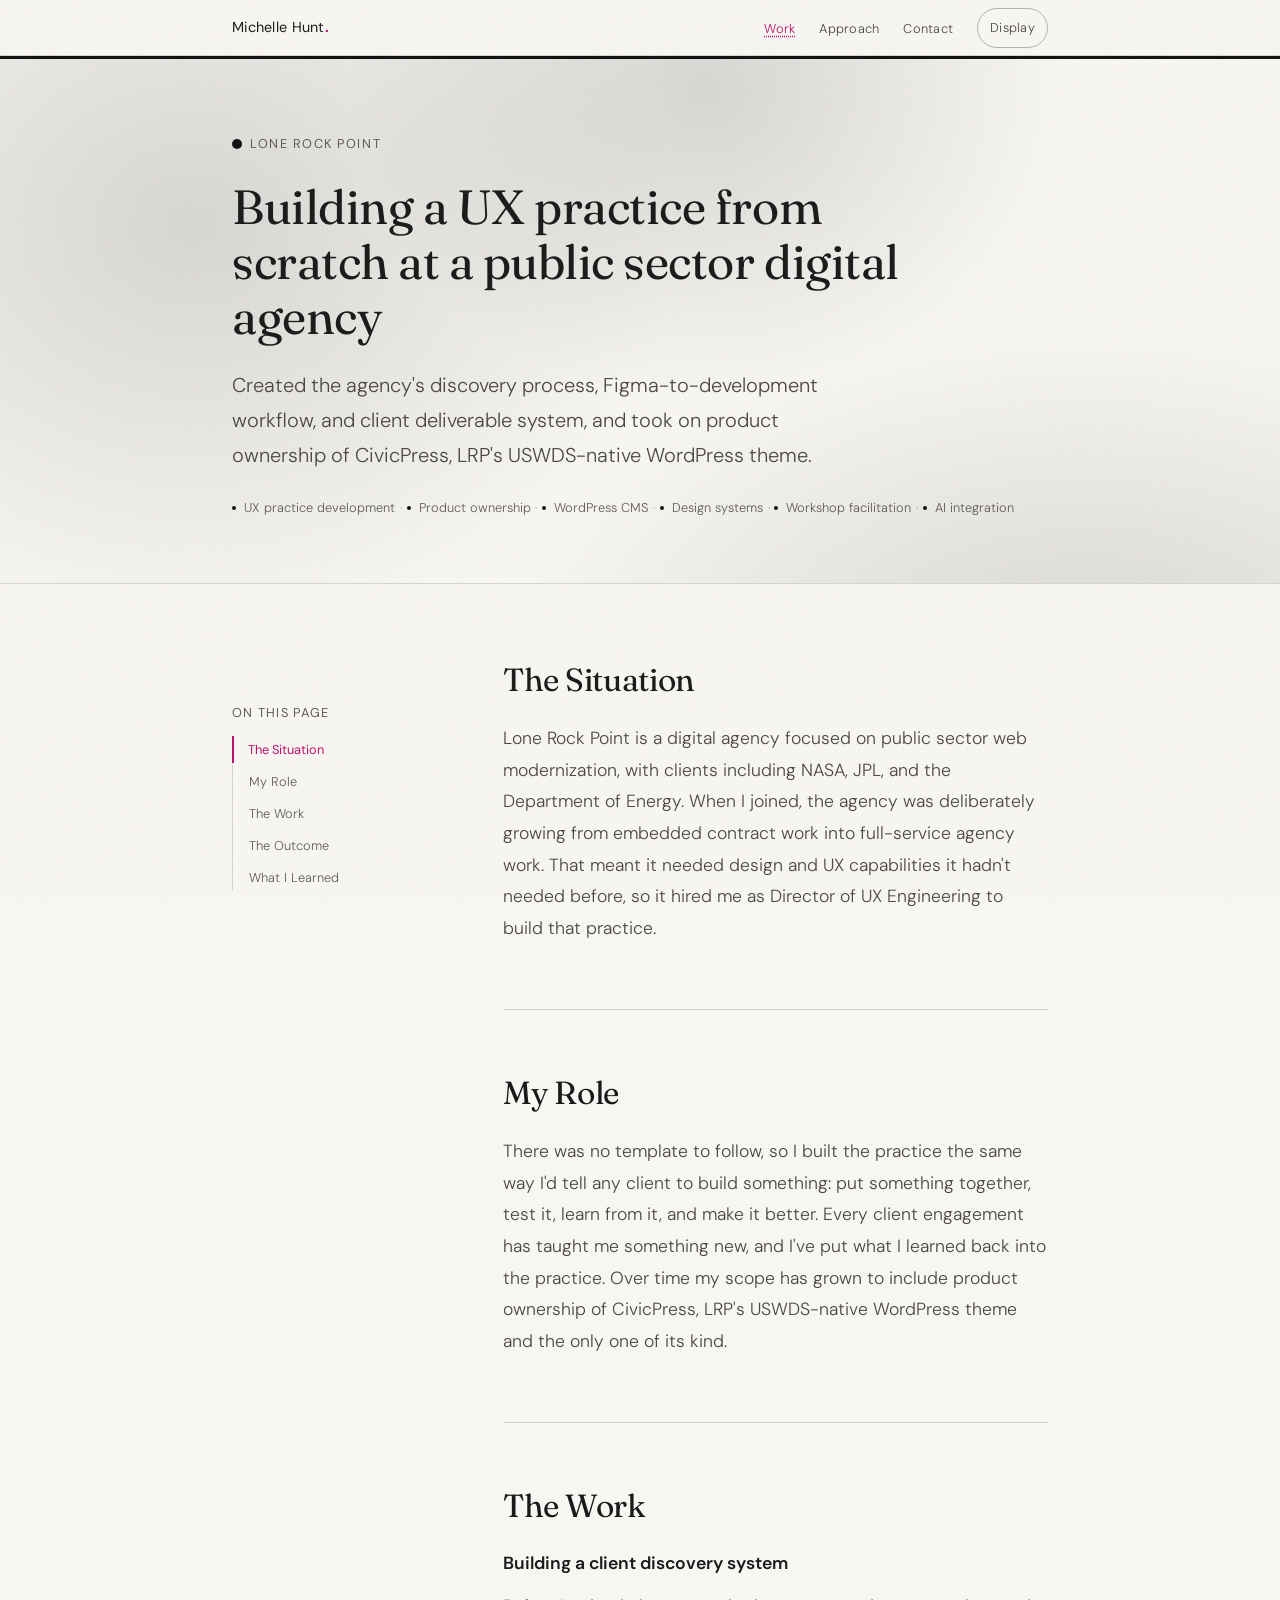
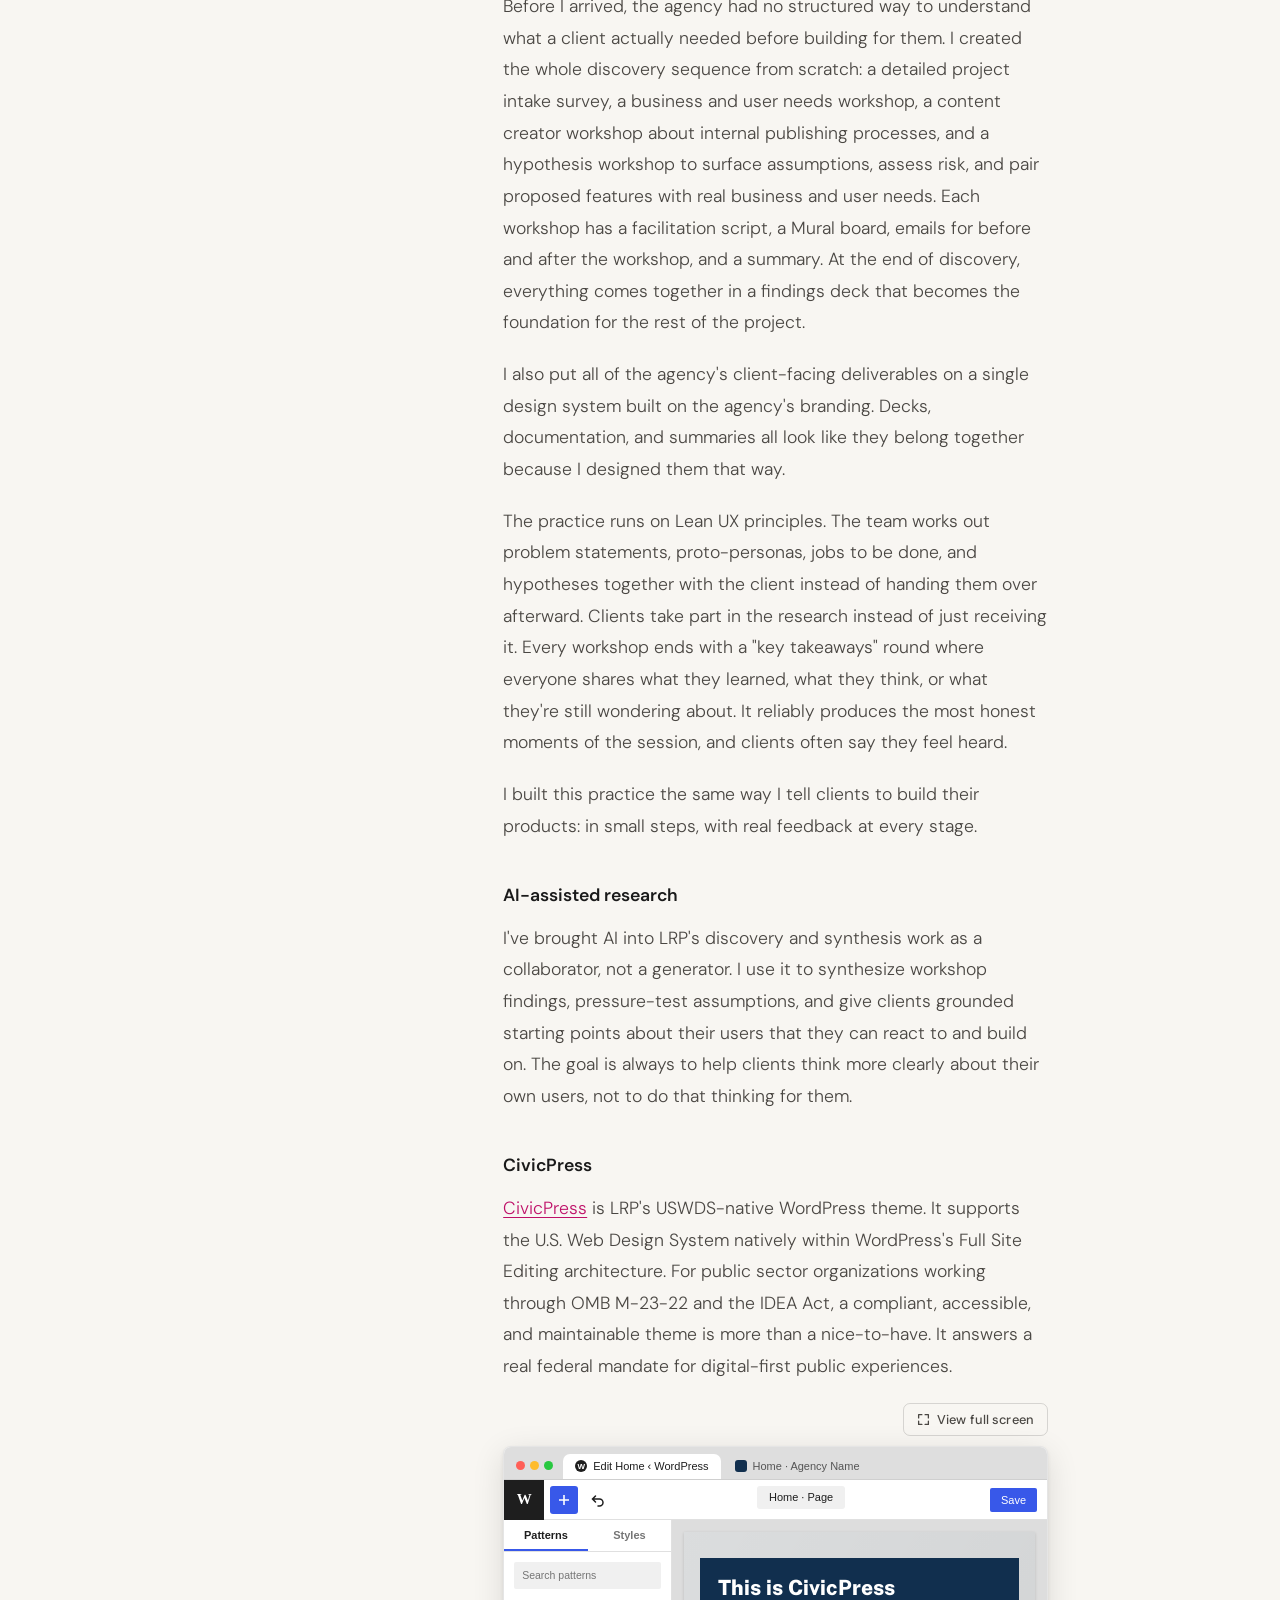
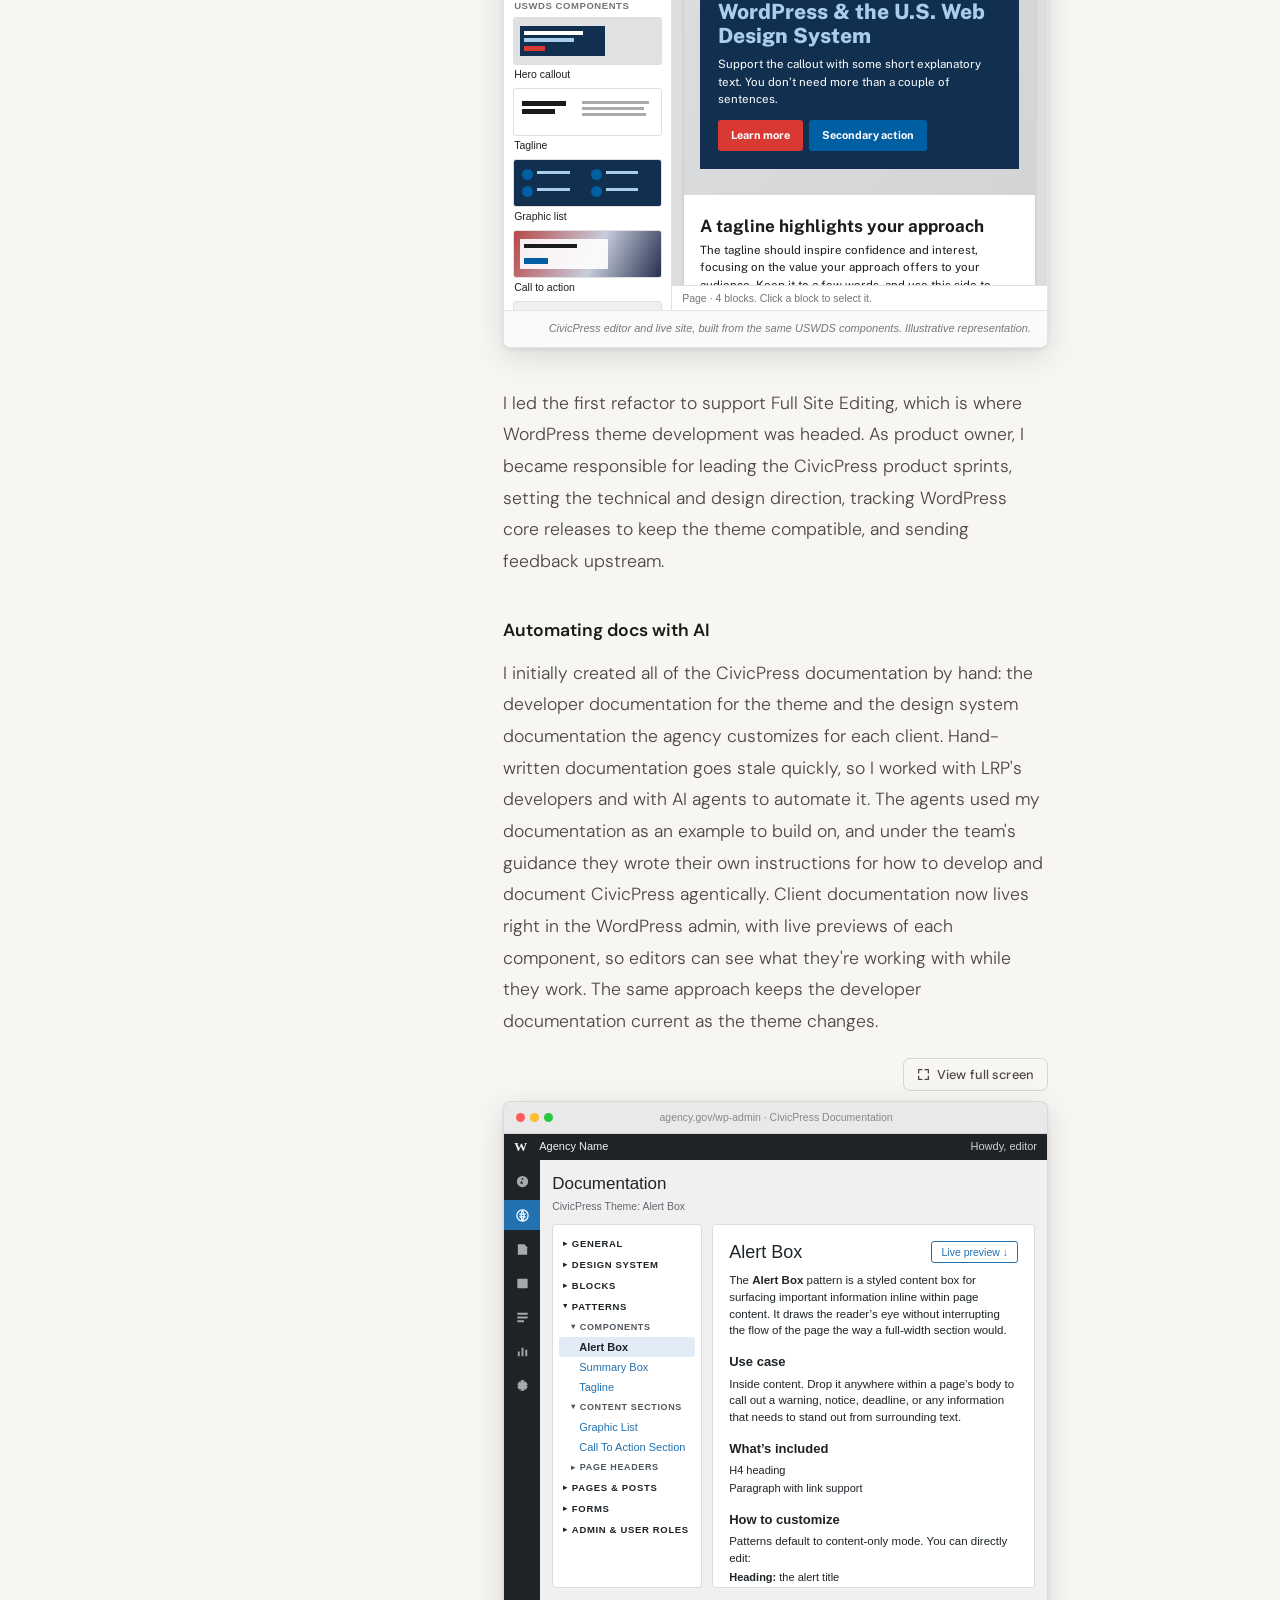
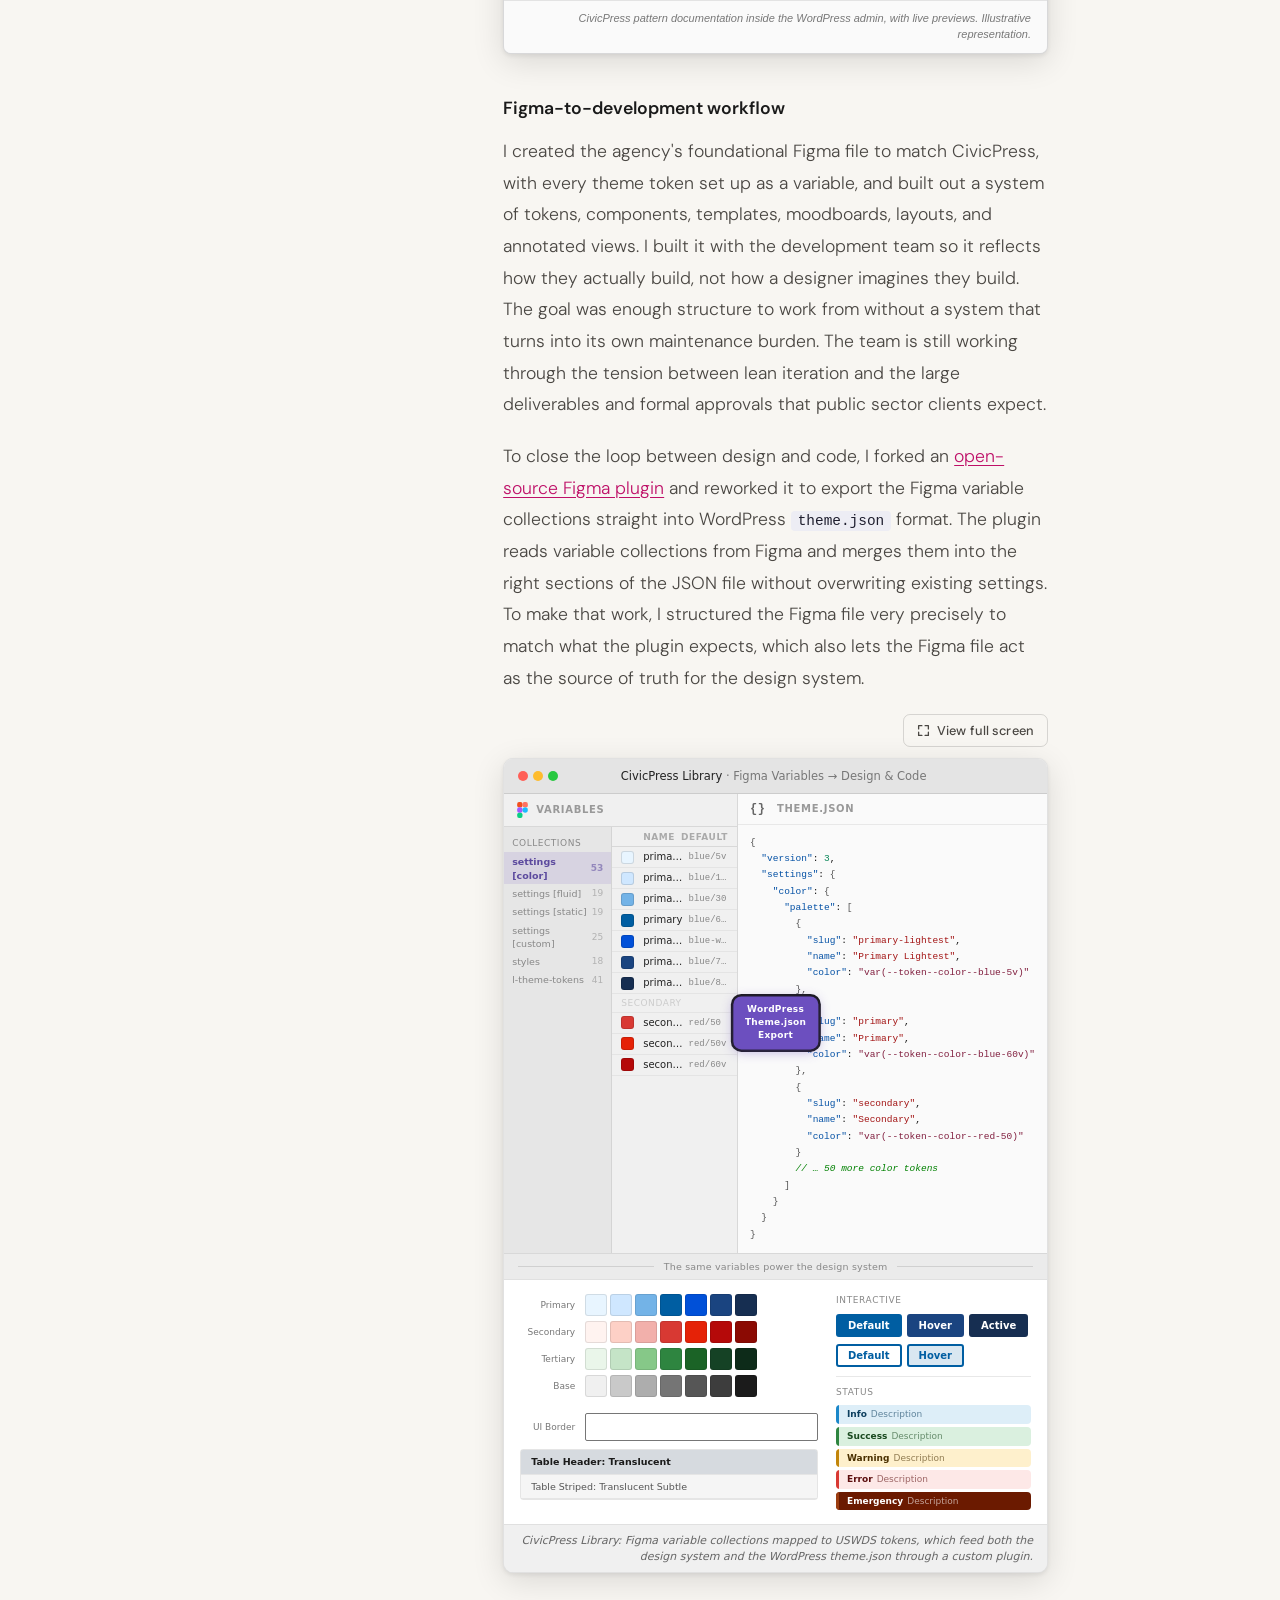
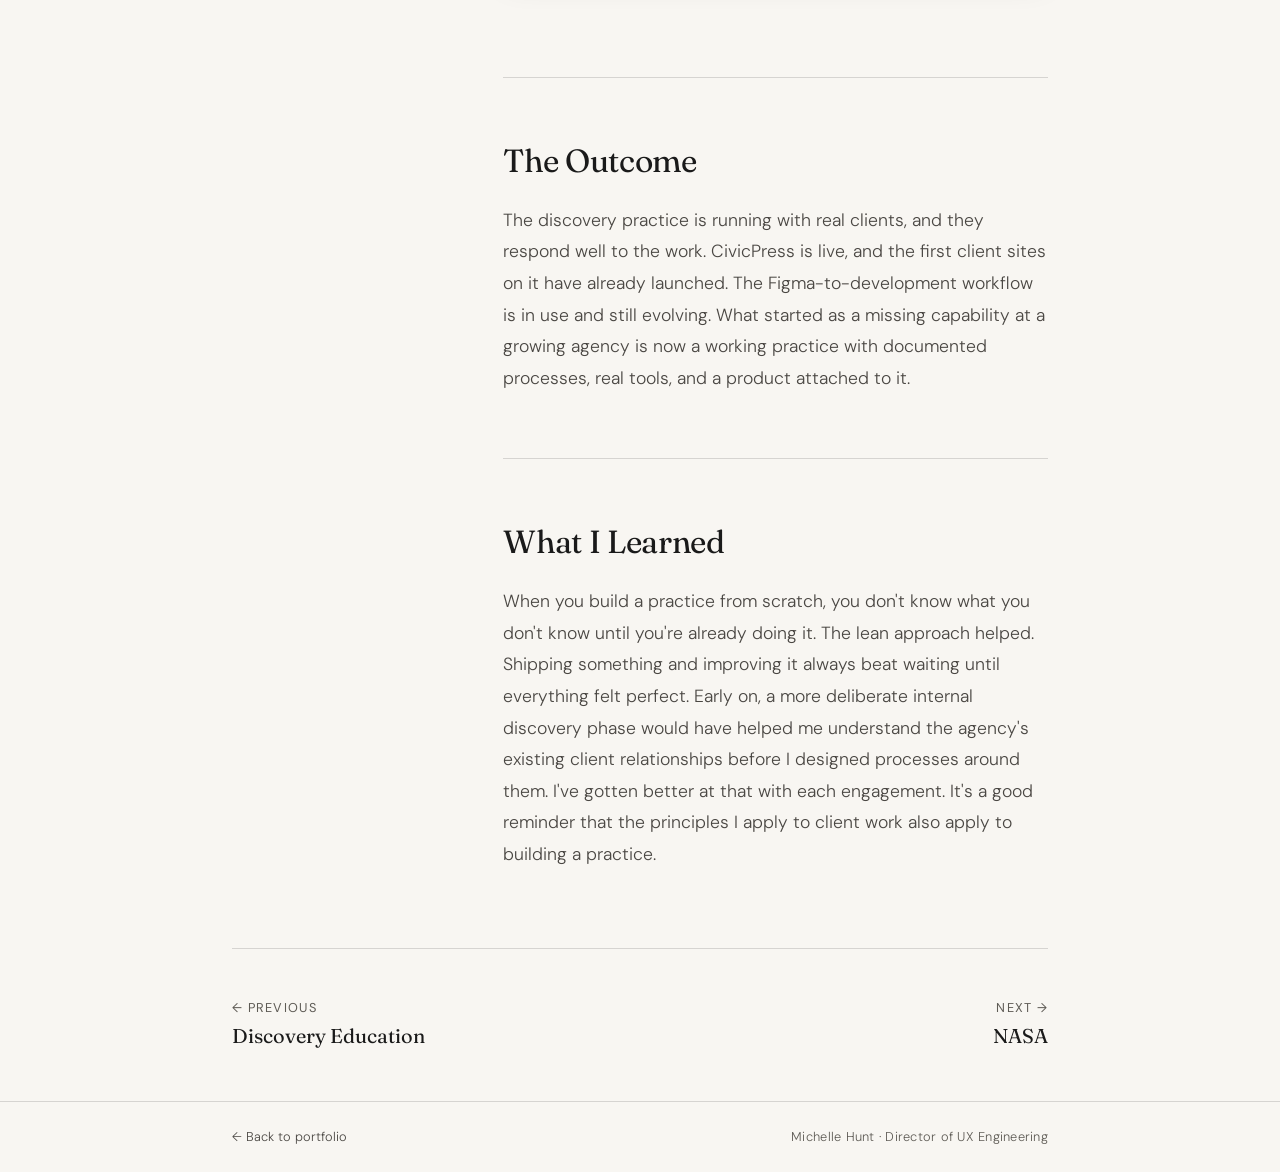
<file: lone-rock-point.html>
<!DOCTYPE html>
<html lang="en" data-theme="auto" data-contrast="standard" data-size="default">
<head>
<meta charset="UTF-8">
  <link rel="icon" type="image/svg+xml" href="favicon.svg">
<meta name="viewport" content="width=device-width, initial-scale=1.0">
<title>Lone Rock Point · Michelle Hunt</title>
<link rel="preconnect" href="https://fonts.googleapis.com">
<link rel="preconnect" href="https://fonts.gstatic.com" crossorigin>
<link href="https://fonts.googleapis.com/css2?family=DM+Sans:ital,opsz,wght@0,9..40,200;0,9..40,300;0,9..40,400;0,9..40,500;1,9..40,200;1,9..40,300&family=Fraunces:ital,opsz,wght@0,9..144,300;0,9..144,400;1,9..144,300;1,9..144,400&display=swap" rel="stylesheet">
<link rel="stylesheet" href="styles.css">
<style>
  :root { --c-page: #111111; }
  [data-theme="dark"] { --c-page: #eeeeee; }
  @media (prefers-color-scheme: dark) { :root:not([data-theme="light"]) { --c-page: #eeeeee; } }
  [data-contrast="high"][data-theme="light"],
  [data-contrast="high"]:root:not([data-theme="dark"]) { --c-page: #000000; }
  [data-contrast="high"][data-theme="dark"] { --c-page: #eeeeee; }
  @media (prefers-color-scheme: dark) { [data-contrast="high"]:root:not([data-theme="light"]) { --c-page: #eeeeee; } }
</style>
</head>
<body>

<a class="skip-link" href="#main-content">Skip to main content</a>

<div class="sticky-org-mobile" id="sticky-org-mobile" aria-hidden="true">
  <div class="sticky-org-inner">
    <span class="sticky-org-dot"></span>
    <span class="sticky-org-name">Lone Rock Point</span>
  </div>
  <select class="mobile-sticky-select" onchange="scrollToSection(this.value);this.blur();" aria-label="Jump to section">
    <option value="situation">The Situation</option>
    <option value="role">My Role</option>
    <option value="work">The Work</option>
    <option value="outcome">The Outcome</option>
    <option value="learned">What I Learned</option>
  </select>
</div>

<nav class="site-nav">
  <div class="container">
    <a href="index.html" class="nav-name">Michelle Hunt<span>.</span></a>
    <div class="nav-right">
      <ul class="nav-links">
        <li><a href="index.html#work">Work</a></li>
        <li><a href="index.html#philosophy">Approach</a></li>
        <li><a href="index.html#contact">Contact</a></li>
      </ul>
      <div class="nav-wrap">
        <button class="nav-panel-btn menu-btn" id="menu-btn" onclick="togglePanel('menu-panel','menu-btn')" aria-expanded="false" aria-controls="menu-panel" aria-label="Menu">Menu</button>
        <div class="nav-panel menu-panel" id="menu-panel" aria-label="Navigation">
          <a href="index.html#work">Work</a>
          <a href="index.html#philosophy">Approach</a>
          <a href="index.html#contact">Contact</a>
        </div>
      </div>
      <div class="nav-wrap">
        <button class="nav-panel-btn" id="a11y-btn" onclick="togglePanel('a11y-panel','a11y-btn')" aria-expanded="false" aria-controls="a11y-panel" aria-label="Display settings">Display</button>
        <div class="nav-panel" id="a11y-panel" aria-label="Display settings">
          <fieldset class="a11y-group">
            <legend class="a11y-group-label">Mode</legend>
            <div class="a11y-options">
              <button class="a11y-btn" onclick="setTheme('light')"    id="btn-light"    aria-pressed="false">Light</button>
              <button class="a11y-btn" onclick="setTheme('dark')"     id="btn-dark"     aria-pressed="false">Dark</button>
              <button class="a11y-btn" onclick="setTheme('auto')"     id="btn-auto"     aria-pressed="false">Auto</button>
            </div>
          </fieldset>
          <fieldset class="a11y-group">
            <legend class="a11y-group-label">Contrast</legend>
            <div class="a11y-options">
              <button class="a11y-btn" onclick="setContrast('standard')" id="btn-standard" aria-pressed="false">Standard</button>
              <button class="a11y-btn" onclick="setContrast('high')"     id="btn-high"     aria-pressed="false">High (AAA)</button>
            </div>
          </fieldset>
          <fieldset class="a11y-group">
            <legend class="a11y-group-label">Text size</legend>
            <div class="a11y-options">
              <button class="a11y-btn" onclick="setSize('default')" id="btn-default" aria-pressed="false">Default</button>
              <button class="a11y-btn" onclick="setSize('large')"   id="btn-large"   aria-pressed="false">Large</button>
            </div>
          </fieldset>
          <fieldset class="a11y-group">
            <legend class="a11y-group-label">Animation</legend>
            <div class="a11y-options">
              <button class="a11y-btn" onclick="setAnimation('show')"   id="btn-anim-show"   aria-pressed="false">Show</button>
              <button class="a11y-btn" onclick="setAnimation('reduce')" id="btn-anim-reduce" aria-pressed="false">Reduce</button>
              <button class="a11y-btn" onclick="setAnimation('auto')"   id="btn-anim-auto"   aria-pressed="false">Auto</button>
            </div>
          </fieldset>
        </div>
      </div>
    </div>
  </div>
</nav>

<main id="main-content">
  <header class="cs-hero" id="hero">
    <div class="cs-hero-line"></div>
    <div class="container">
      <div class="cs-hero-client-wrap">
        <span class="cs-hero-dot"></span>
        <span class="cs-hero-client">Lone Rock Point</span>
      </div>
      <h1 class="cs-hero-title">Building a UX practice from scratch at a public sector digital agency</h1>
      <p class="cs-hero-synopsis">Created the agency's discovery process, Figma-to-development workflow, and client deliverable system, and took on product ownership of CivicPress, LRP's USWDS-native WordPress theme.</p>
      <div class="cs-hero-skills" aria-label="Disciplines">
        <span class="skill-item"><span class="skill-dot"></span>UX practice development</span>
        <span class="skill-sep">·</span>
        <span class="skill-item"><span class="skill-dot"></span>Product ownership</span>
        <span class="skill-sep">·</span>
        <span class="skill-item"><span class="skill-dot"></span>WordPress CMS</span>
        <span class="skill-sep">·</span>
        <span class="skill-item"><span class="skill-dot"></span>Design systems</span>
        <span class="skill-sep">·</span>
        <span class="skill-item"><span class="skill-dot"></span>Workshop facilitation</span>
        <span class="skill-sep">·</span>
        <span class="skill-item"><span class="skill-dot"></span>AI integration</span>
      </div>
    </div>
  </header>

  <div class="container">
    <div class="page-body">

      <div class="sidebar-col">
        <div class="sidebar-sticky">
          <div class="sticky-org-desktop" id="sticky-org-desktop">
            <span class="sticky-org-dot"></span>
            <span class="sticky-org-name">Lone Rock Point</span>
          </div>
          <p class="sidebar-nav-label">On this page</p>
          <nav aria-label="Page sections">
            <ul class="sidebar-nav" id="sidebar-nav">
              <li><a href="#situation">The Situation</a></li>
              <li><a href="#role">My Role</a></li>
              <li><a href="#work">The Work</a></li>
              <li><a href="#outcome">The Outcome</a></li>
              <li><a href="#learned">What I Learned</a></li>
            </ul>
          </nav>
        </div>
      </div>

      <article class="case-content">

        <section class="case-section" id="situation">
          <h2 class="section-heading">The Situation</h2>
          <p>Lone Rock Point is a digital agency focused on public sector web modernization, with clients including NASA, JPL, and the Department of Energy. When I joined, the agency was deliberately growing from embedded contract work into full-service agency work. That meant it needed design and UX capabilities it hadn't needed before, so it hired me as Director of UX Engineering to build that practice.</p>
        </section>

        <section class="case-section" id="role">
          <h2 class="section-heading">My Role</h2>
          <p>There was no template to follow, so I built the practice the same way I'd tell any client to build something: put something together, test it, learn from it, and make it better. Every client engagement has taught me something new, and I've put what I learned back into the practice. Over time my scope has grown to include product ownership of CivicPress, LRP's USWDS-native WordPress theme and the only one of its kind.</p>
        </section>

        <section class="case-section" id="work">
          <h2 class="section-heading">The Work</h2>

          <h3 class="subsection-heading">Building a client discovery system</h3>
          <p>Before I arrived, the agency had no structured way to understand what a client actually needed before building for them. I created the whole discovery sequence from scratch: a detailed project intake survey, a business and user needs workshop, a content creator workshop about internal publishing processes, and a hypothesis workshop to surface assumptions, assess risk, and pair proposed features with real business and user needs. Each workshop has a facilitation script, a Mural board, emails for before and after the workshop, and a summary. At the end of discovery, everything comes together in a findings deck that becomes the foundation for the rest of the project.</p>
          <p>I also put all of the agency's client-facing deliverables on a single design system built on the agency's branding. Decks, documentation, and summaries all look like they belong together because I designed them that way.</p>
          <p>The practice runs on Lean UX principles. The team works out problem statements, proto-personas, jobs to be done, and hypotheses together with the client instead of handing them over afterward. Clients take part in the research instead of just receiving it. Every workshop ends with a "key takeaways" round where everyone shares what they learned, what they think, or what they're still wondering about. It reliably produces the most honest moments of the session, and clients often say they feel heard.</p>
          <p>I built this practice the same way I tell clients to build their products: in small steps, with real feedback at every stage.</p>

          <h3 class="subsection-heading">AI-assisted research</h3>
          <p>I've brought AI into LRP's discovery and synthesis work as a collaborator, not a generator. I use it to synthesize workshop findings, pressure-test assumptions, and give clients grounded starting points about their users that they can react to and build on. The goal is always to help clients think more clearly about their own users, not to do that thinking for them.</p>

          <h3 class="subsection-heading">CivicPress</h3>
          <p><a href="https://civicpress.us" target="_blank" rel="noopener">CivicPress</a> is LRP's USWDS-native WordPress theme. It supports the U.S. Web Design System natively within WordPress's Full Site Editing architecture. For public sector organizations working through OMB M-23-22 and the IDEA Act, a compliant, accessible, and maintainable theme is more than a nice-to-have. It answers a real federal mandate for digital-first public experiences.</p>

          <figure class="cp-visual" id="cp-visual" aria-hidden="true">
            <style>
            @import url('https://fonts.googleapis.com/css2?family=Public+Sans:wght@400;700;800&family=Merriweather:wght@700&family=Source+Sans+3:wght@400;700&display=swap');
            /* ── CivicPress illustrative visual ── */
            .cp-visual {
              --cp-darker: #112f4e; --cp-dark: #0b4778; --cp-primary: #005ea2; --cp-light: #aacdec;
              --cp-accent: #d83933; --cp-accent-ink: #fff; --cp-font-h: 'Public Sans', sans-serif;
              --wp-blue: #3858e9; --wp-ink: #1e1e1e; --wp-line: #e0e0e0; --wp-muted: #757575;
              margin: 2rem 0 2.5rem; border-radius: 8px; overflow: hidden;
              border: 1px solid rgba(0,0,0,.1); box-shadow: 0 2px 4px rgba(0,0,0,.07), 0 8px 32px rgba(0,0,0,.12);
              font-family: -apple-system, BlinkMacSystemFont, 'Segoe UI', Roboto, sans-serif;
              font-size: 12px; line-height: 1.4; color: var(--wp-ink); font-weight: 400; letter-spacing: normal; background: #fff;
            }
            .cp-visual * { box-sizing: border-box; }
            .cp-visual button { font-family: inherit; }

            /* browser chrome with two tabs */
            .cp-chrome { display: flex; align-items: flex-end; gap: 10px; padding: 7px 12px 0; background: #dedede; border-bottom: 1px solid #cfcfcf; }
            .cp-chrome-dots { display: flex; gap: 5px; padding-bottom: 9px; }
            .cp-chrome-dots span { width: 9px; height: 9px; border-radius: 50%; }
            .cp-chrome-dots span:nth-child(1) { background: #ff5f57; }
            .cp-chrome-dots span:nth-child(2) { background: #febc2e; }
            .cp-chrome-dots span:nth-child(3) { background: #28c840; }
            .cp-tabs { display: flex; gap: 2px; min-width: 0; }
            .cp-tab { display: flex; align-items: center; gap: 6px; max-width: 190px; min-width: 0; padding: 6px 12px 7px; border: none; border-radius: 7px 7px 0 0; background: transparent; color: #555; font-size: 11px; cursor: pointer; transition: background .15s ease; }
            .cp-tab:hover { background: rgba(255,255,255,.45); }
            .cp-tab.on { background: #fff; color: #1e1e1e; }
            .cp-tab span { white-space: nowrap; overflow: hidden; text-overflow: ellipsis; }
            .cp-tab i { flex: none; width: 12px; height: 12px; border-radius: 3px; display: flex; align-items: center; justify-content: center; font-style: normal; font-size: 8px; font-weight: 700; color: #fff; }
            .cp-tab i.wp { background: #1e1e1e; border-radius: 50%; }
            .cp-tab i.gov { background: var(--cp-darker); }

            .cp-view[hidden] { display: none; }
            .cp-body { height: 430px; }

            /* ── WordPress editor ── */
            .cp-ed { display: flex; flex-direction: column; height: 100%; }
            .cp-ed-top { flex: none; display: flex; align-items: center; gap: 6px; height: 40px; padding: 0 10px 0 0; border-bottom: 1px solid var(--wp-line); background: #fff; }
            .cp-wlogo { width: 40px; height: 40px; background: #1e1e1e; color: #fff; display: flex; align-items: center; justify-content: center; font: 700 15px Georgia, serif; }
            .cp-ibtn { width: 28px; height: 28px; border: none; border-radius: 3px; background: none; color: var(--wp-ink); display: flex; align-items: center; justify-content: center; cursor: pointer; }
            .cp-ibtn svg { width: 16px; height: 16px; }
            .cp-ibtn.plus { background: var(--wp-blue); color: #fff; }
            .cp-ibtn.plus.is-closed { background: #1e1e1e; }
            .cp-doc { flex: 1; min-width: 0; text-align: center; }
            .cp-doc span { display: inline-block; max-width: 100%; padding: 4px 12px; border-radius: 3px; background: #f0f0f0; font-size: 11px; white-space: nowrap; overflow: hidden; text-overflow: ellipsis; }
            .cp-save { flex: none; padding: 6px 11px; border: none; border-radius: 2px; background: var(--wp-blue); color: #fff; font-size: 11px; cursor: pointer; }
            .cp-save.is-saved { background: #e0e0e0; color: #757575; }
            .cp-ed-main { flex: 1; min-height: 0; display: flex; }
            .cp-side { flex: none; width: 168px; border-right: 1px solid var(--wp-line); display: flex; flex-direction: column; background: #fff; }
            .cp-side[hidden] { display: none; }
            .cp-side-tabs { flex: none; display: flex; border-bottom: 1px solid var(--wp-line); }
            .cp-side-tabs button { flex: 1; padding: 9px 0 8px; border: none; border-bottom: 2px solid transparent; background: none; font-size: 11px; font-weight: 600; color: var(--wp-muted); cursor: pointer; }
            .cp-side-tabs button.on { color: var(--wp-ink); border-bottom-color: var(--wp-blue); }
            .cp-side-pane { flex: 1; min-height: 0; overflow-y: auto; padding: 10px; scrollbar-width: thin; }
            .cp-side-pane[hidden] { display: none; }
            .cp-search { padding: 6px 8px; border-radius: 2px; background: #f0f0f0; font-size: 10.5px; color: var(--wp-muted); margin-bottom: 10px; }
            .cp-cat { font-size: 9.5px; font-weight: 600; letter-spacing: .06em; text-transform: uppercase; color: var(--wp-muted); margin: 0 0 6px; }
            .cp-pat { display: block; width: 100%; margin-bottom: 9px; padding: 0; border: none; background: none; text-align: left; cursor: pointer; }
            .cp-pat-th { height: 46px; border-radius: 2px; overflow: hidden; box-shadow: 0 0 0 1px var(--wp-line); transition: box-shadow .12s ease; position: relative; background: #fff; }
            .cp-pat:hover .cp-pat-th { box-shadow: 0 0 0 1.5px var(--wp-blue); }
            .cp-pat span { display: block; margin-top: 4px; font-size: 10.5px; color: var(--wp-ink); }
            .cp-pat-th i { position: absolute; display: block; }

            .cp-tok { text-transform: none; letter-spacing: 0; font-family: ui-monospace, Menlo, monospace; color: var(--wp-ink); }
            .cp-sw-row { display: flex; flex-wrap: wrap; gap: 6px; margin-bottom: 14px; }
            .cp-sw { width: 26px; height: 26px; padding: 0; border-radius: 50%; border: 2px solid #fff; box-shadow: 0 0 0 1px #ccc; cursor: pointer; }
            .cp-sw.on { box-shadow: 0 0 0 2px var(--wp-ink); }
            .cp-font { display: block; width: 100%; margin-bottom: 5px; padding: 6px 8px; border: 1px solid #ddd; border-radius: 2px; background: #fff; text-align: left; font-size: 12px; cursor: pointer; }
            .cp-font.on { border-color: var(--wp-ink); box-shadow: inset 0 0 0 1px var(--wp-ink); }
            .cp-font small { display: block; font: 400 9.5px -apple-system, BlinkMacSystemFont, 'Segoe UI', sans-serif; color: var(--wp-muted); }
            .cp-note { margin-top: 10px; font-size: 10px; line-height: 1.45; color: var(--wp-muted); }
            .cp-note code { font-size: 9.5px; }

            .cp-canvas-wrap { flex: 1; min-width: 0; display: flex; flex-direction: column; background: #ddd; }
            .cp-canvas { flex: 1; min-height: 0; overflow-y: auto; padding: 12px; scrollbar-width: thin; }
            .cp-canvas .cp-page { background: #fff; box-shadow: 0 1px 3px rgba(0,0,0,.15); }
            .cp-crumb { flex: none; padding: 5px 10px; border-top: 1px solid var(--wp-line); background: #fff; font-size: 10.5px; color: var(--wp-muted); white-space: nowrap; overflow: hidden; text-overflow: ellipsis; }
            .cp-crumb b { color: var(--wp-ink); font-weight: 600; }
            .cp-block { position: relative; cursor: pointer; outline: 1.5px solid transparent; outline-offset: -1.5px; transition: outline-color .12s ease; }
            .cp-block:hover { outline-color: rgba(56,88,233,.45); }
            .cp-block.is-sel { outline: 2px solid var(--wp-blue); outline-offset: -2px; z-index: 2; }
            .cp-block.is-new { animation: cpIn .45s cubic-bezier(.2,.8,.25,1); }
            @keyframes cpIn { from { opacity: 0; transform: translateY(8px); } to { opacity: 1; transform: none; } }
            .cp-tb { position: absolute; z-index: 3; top: 6px; left: 6px; display: flex; align-items: center; background: #fff; border: 1px solid #1e1e1e; border-radius: 2px; box-shadow: 0 2px 6px rgba(0,0,0,.15); font-family: -apple-system, BlinkMacSystemFont, 'Segoe UI', sans-serif; }
            .cp-tb span { padding: 0 8px; font-size: 10.5px; font-weight: 600; color: var(--wp-ink); border-right: 1px solid #ddd; line-height: 26px; white-space: nowrap; }
            .cp-tb button { width: 26px; height: 26px; border: none; background: none; color: var(--wp-ink); cursor: pointer; font-size: 12px; display: flex; align-items: center; justify-content: center; }
            .cp-tb button:hover { color: var(--wp-blue); }
            .cp-tb button[disabled] { color: #ccc; cursor: default; }
            .cp-tb svg { width: 14px; height: 14px; }
            .cp-appender { display: flex; justify-content: center; padding: 14px 0 4px; }
            .cp-appender button { width: 26px; height: 26px; border: none; border-radius: 2px; background: #1e1e1e; color: #fff; font-size: 16px; line-height: 1; cursor: pointer; }

            /* ── front end ── */
            .cp-fe { height: 100%; overflow-y: auto; scrollbar-width: thin; background: #fff; }
            .cp-url { display: flex; align-items: center; gap: 8px; padding: 6px 12px; border-bottom: 1px solid #e3e3e3; background: #fff; }
            .cp-url span { flex: 1; padding: 4px 10px; border-radius: 12px; background: #f1f1f1; font-size: 10.5px; color: #666; }

            /* ── USWDS page (shared by editor canvas and front end) ── */
            .cp-page { container-type: inline-size; font-family: 'Public Sans', sans-serif; font-size: 12px; line-height: 1.5; color: #1b1b1b; }
            .cp-page .h { font-family: var(--cp-font-h); font-weight: 700; line-height: 1.15; }
            .cp-page .btn { display: inline-block; padding: 7px 13px; border-radius: 3px; font-weight: 700; font-size: 11px; color: #fff; background: var(--cp-primary); }
            .cp-page .btn.acc { background: var(--cp-accent); color: var(--cp-accent-ink); }
            .cp-page .btn.out { background: none; color: var(--cp-primary); box-shadow: inset 0 0 0 2px var(--cp-primary); }

            .cp-gov { display: flex; align-items: center; gap: 6px; padding: 4px 12px; background: #f0f0f0; font-size: 9.5px; color: #1b1b1b; }
            .cp-gov u { color: var(--cp-primary); }
            .cp-flag { width: 14px; height: 9px; background: repeating-linear-gradient(180deg, #b22234 0 1.4px, #fff 1.4px 2.8px); position: relative; }
            .cp-flag::before { content: ''; position: absolute; left: 0; top: 0; width: 6px; height: 5px; background: #3c3b6e; }
            .cp-hdr { display: flex; align-items: center; justify-content: space-between; gap: 10px; padding: 11px 14px; border-bottom: 1px solid #dfe1e2; }
            .cp-hdr b { font-family: var(--cp-font-h); font-size: 14px; white-space: nowrap; }
            .cp-nav { display: flex; align-items: center; gap: 12px; font-size: 11px; }
            .cp-nav span:first-child { box-shadow: inset 0 -2px 0 var(--cp-primary); padding-bottom: 2px; font-weight: 700; }
            .cp-nav i { width: 22px; height: 22px; border-radius: 3px; background: var(--cp-primary); display: flex; align-items: center; justify-content: center; }
            .cp-nav i::before { content: ''; width: 7px; height: 7px; border: 1.5px solid #fff; border-radius: 50%; }
            @container (max-width: 480px) { .cp-nav span:not(:first-child) { display: none; } }

            .cp-hero { padding: 26px 16px; background: #dfe1e2 linear-gradient(120deg, rgba(0,0,0,.02), rgba(0,0,0,.06)); }
            .cp-hero-box { max-width: 72%; padding: 18px; background: var(--cp-darker); color: #fff; }
            .cp-hero-box .h { font-size: 21px; font-weight: 800; }
            .cp-hero-box .h em { display: block; font-style: normal; color: var(--cp-light); }
            .cp-hero-box .t { margin: 8px 0 12px; font-size: 11.5px; }
            .cp-hero-box .btn + .btn { margin-left: 6px; }
            .cp-tag { display: grid; grid-template-columns: 1fr 1.6fr; gap: 16px; padding: 22px 16px; }
            .cp-tag .h { font-size: 17px; }
            .cp-tag .t { margin: 0; font-size: 11.5px; }
            .cp-gl { display: grid; grid-template-columns: 1fr 1fr; gap: 14px 18px; padding: 22px 16px; background: var(--cp-darker); color: #fff; }
            .cp-gl > div { display: flex; gap: 10px; }
            .cp-gl .ic { flex: none; width: 40px; height: 40px; border-radius: 50%; background: var(--cp-primary); display: flex; align-items: center; justify-content: center; }
            .cp-gl .ic svg { width: 20px; height: 20px; fill: #fff; }
            .cp-gl .h { font-size: 13px; color: var(--cp-light); margin-bottom: 3px; }
            .cp-gl .t { margin: 0; font-size: 10.5px; line-height: 1.45; }
            .cp-cta { padding: 24px 16px; background:
                radial-gradient(circle at 78% 30%, rgba(255,255,255,.55) 0 5px, transparent 6px),
                radial-gradient(circle at 88% 62%, rgba(255,255,255,.4) 0 9px, transparent 10px),
                radial-gradient(circle at 64% 80%, rgba(255,255,255,.35) 0 7px, transparent 8px),
                radial-gradient(circle at 12% 70%, rgba(255,255,255,.35) 0 8px, transparent 9px),
                linear-gradient(115deg, #b8474a 0%, #d88b86 30%, #c7cddc 55%, #3d4f7c 85%, #26304f 100%); }
            .cp-cta-box { max-width: 72%; padding: 16px; background: rgba(255,255,255,.88); }
            .cp-cta .h { font-size: 17px; }
            .cp-cta .t { margin: 6px 0 10px; font-size: 11.5px; }
            .cp-cards { padding: 22px 16px; background: #f0f0f0; }
            .cp-cards > .h { font-size: 17px; margin-bottom: 12px; }
            .cp-cards-row { display: grid; grid-template-columns: repeat(3, 1fr); gap: 10px; }
            .cp-card { background: #fff; border: 2px solid #dfe1e2; border-radius: 6px; overflow: hidden; display: flex; flex-direction: column; }
            .cp-card .img { height: 44px; background: linear-gradient(135deg, var(--cp-light), var(--cp-primary)); }
            .cp-card:nth-child(2) .img { background: linear-gradient(135deg, var(--cp-dark), var(--cp-light)); }
            .cp-card:nth-child(3) .img { background: linear-gradient(135deg, var(--cp-primary), var(--cp-darker)); }
            .cp-card .h { font-size: 12.5px; padding: 8px 9px 0; }
            .cp-card .t { margin: 4px 9px 8px; font-size: 10.5px; line-height: 1.4; }
            .cp-card .btn { margin: auto 9px 9px; align-self: flex-start; padding: 5px 9px; font-size: 10px; }
            .cp-alert-w { padding: 16px; }
            .cp-alert { padding: 10px 12px 10px 14px; border-left: 6px solid #00bde3; background: #e7f6f8; }
            .cp-alert .h { font-size: 13px; font-family: 'Public Sans', sans-serif; }
            .cp-alert .t { margin: 3px 0 0; font-size: 11px; }
            .cp-foot1 { padding: 10px 16px; font-size: 10.5px; }
            .cp-foot1 u { color: var(--cp-primary); }
            .cp-foot2 { display: flex; gap: 14px; padding: 12px 16px; background: #f0f0f0; font-size: 11px; font-weight: 700; }
            .cp-foot3 { display: flex; justify-content: space-between; align-items: center; gap: 10px; padding: 14px 16px; background: #dfe1e2; }
            .cp-foot3 b { font-family: var(--cp-font-h); font-size: 13px; }
            .cp-foot3 span { font-size: 10.5px; text-align: right; }
            .cp-foot3 u { color: var(--cp-primary); }

            @container (max-width: 400px) {
              .cp-hero-box, .cp-cta-box { max-width: none; }
              .cp-tag, .cp-gl, .cp-cards-row { grid-template-columns: 1fr; }
              .cp-tag { gap: 6px; }
            }

            .cp-caption { display: block; margin: 0; padding: 10px 16px; font-size: 11px; font-style: italic; color: #777; text-align: right; background: #fafafa; border-top: 1px solid #e3e3e3; }

            .cp-visual.ex-in-modal .cp-body { height: min(620px, calc(92vh - 110px)); }
            .cp-visual.ex-in-modal .cp-side { width: 210px; }

            /* entrance */
            .cp-ed-top, .cp-side, .cp-canvas .cp-block { opacity: 0; transition: opacity .45s ease, transform .55s cubic-bezier(.2,.8,.25,1); }
            .cp-canvas .cp-block { transform: translateY(12px); }
            .cp-visual.is-visible .cp-ed-top, .cp-visual.is-visible .cp-side { opacity: 1; }
            .cp-visual.is-visible .cp-canvas .cp-block { opacity: 1; transform: none; }
            .cp-visual.is-visible .cp-canvas .cp-block:nth-child(1) { transition-delay: .15s; }
            .cp-visual.is-visible .cp-canvas .cp-block:nth-child(2) { transition-delay: .25s; }
            .cp-visual.is-visible .cp-canvas .cp-block:nth-child(3) { transition-delay: .35s; }
            .cp-visual.is-visible .cp-canvas .cp-block:nth-child(4) { transition-delay: .45s; }
            .cp-visual.is-ready .cp-canvas .cp-block { transition: outline-color .12s ease; transition-delay: 0s !important; }
            @media (prefers-reduced-motion: reduce) {
              :root:not([data-motion="on"]) .cp-ed-top, :root:not([data-motion="on"]) .cp-side,
              :root:not([data-motion="on"]) .cp-canvas .cp-block { opacity: 1 !important; transform: none !important; transition: none !important; }
              :root:not([data-motion="on"]) .cp-block.is-new { animation: none; }
            }
            [data-motion="off"] .cp-ed-top, [data-motion="off"] .cp-side,
            [data-motion="off"] .cp-canvas .cp-block { opacity: 1 !important; transform: none !important; transition: none !important; }
            [data-motion="off"] .cp-block.is-new { animation: none; }

            @media (max-width: 600px) {
              .cp-side { width: 132px; }
              .cp-tab { max-width: 130px; }
            }
            </style>

            <div class="cp-chrome">
              <div class="cp-chrome-dots"><span></span><span></span><span></span></div>
              <div class="cp-tabs">
                <button class="cp-tab on" data-view="editor" tabindex="-1"><i class="wp">W</i><span>Edit Home &lsaquo; WordPress</span></button>
                <button class="cp-tab" data-view="site" tabindex="-1"><i class="gov"></i><span>Home &middot; Agency Name</span></button>
              </div>
            </div>

            <div class="cp-body">
              <!-- EDITOR -->
              <div class="cp-view cp-ed" data-v="editor">
                <div class="cp-ed-top">
                  <span class="cp-wlogo">W</span>
                  <button class="cp-ibtn plus" id="cp-plus" tabindex="-1" title="Toggle block inserter"><svg viewBox="0 0 16 16" fill="none" stroke="currentColor" stroke-width="1.6"><path d="M8 3v10M3 8h10"/></svg></button>
                  <button class="cp-ibtn" tabindex="-1" title="Undo"><svg viewBox="0 0 16 16" fill="none" stroke="currentColor" stroke-width="1.5" stroke-linecap="round"><path d="M5.5 4 2.5 7l3 3M3 7h6.5a3.5 3.5 0 0 1 0 7H8"/></svg></button>
                  <div class="cp-doc"><span>Home &middot; Page</span></div>
                  <button class="cp-save" id="cp-save" tabindex="-1">Save</button>
                </div>
                <div class="cp-ed-main">
                  <div class="cp-side" id="cp-side">
                    <div class="cp-side-tabs"><button class="on" data-pane="patterns" tabindex="-1">Patterns</button><button data-pane="styles" tabindex="-1">Styles</button></div>
                    <div class="cp-side-pane" data-p="patterns">
                      <div class="cp-search">Search patterns</div>
                      <div class="cp-cat">USWDS components</div>
                      <div id="cp-patlist"></div>
                    </div>
                    <div class="cp-side-pane" data-p="styles" hidden>
                      <div class="cp-cat">Main &middot; <span class="cp-tok" id="cp-tok-p">primary</span></div>
                      <div class="cp-sw-row" id="cp-sw-primary"></div>
                      <div class="cp-cat">Accent &middot; <span class="cp-tok" id="cp-tok-a">secondary</span></div>
                      <div class="cp-sw-row" id="cp-sw-accent"></div>
                      <div class="cp-cat">Heading font</div>
                      <div id="cp-fonts"></div>
                      <div class="cp-note">Each choice maps to USWDS design tokens in <code>theme.json</code>, so every component updates at once.</div>
                    </div>
                  </div>
                  <div class="cp-canvas-wrap">
                    <div class="cp-canvas" id="cp-canvas"></div>
                    <div class="cp-crumb" id="cp-crumb">Page</div>
                  </div>
                </div>
              </div>

              <!-- LIVE SITE -->
              <div class="cp-view cp-fe" data-v="site" hidden>
                <div class="cp-url"><span>agency.gov</span></div>
                <div class="cp-page">
                  <div class="cp-gov"><span class="cp-flag"></span>An official website of the United States government <u>Here&rsquo;s how you know</u></div>
                  <div class="cp-hdr"><b>Agency Name</b><div class="cp-nav"><span>Home</span><span>Services</span><span>About</span><span>Contact</span><i></i></div></div>
                  <div id="cp-fe-blocks"></div>
                  <div class="cp-foot1"><u>Return to top</u></div>
                  <div class="cp-foot2"><span>Home</span><span>Services</span><span>About</span></div>
                  <div class="cp-foot3"><b>Agency Name</b><span><strong>Agency Contact Center</strong><br><u>(800) 555-0100</u> &nbsp;<u>info@agency.gov</u></span></div>
                </div>
              </div>
            </div>

            <figcaption class="cp-caption">CivicPress editor and live site, built from the same USWDS components. Illustrative representation.</figcaption>

            <script>
            (function () {
              function motionOff() {
                var m = document.documentElement.getAttribute('data-motion');
                if (m === 'off') return true;
                if (m === 'on')  return false;
                return window.matchMedia('(prefers-reduced-motion: reduce)').matches;
              }
              var vis = document.getElementById('cp-visual');
              function ready() { setTimeout(function () { vis.classList.add('is-ready'); }, motionOff() ? 0 : 1100); }
              if (motionOff()) { vis.classList.add('is-visible'); ready(); }
              else { new IntersectionObserver(function (ee, ob) { ee.forEach(function (e) { if (e.isIntersecting) { vis.classList.add('is-visible'); ready(); ob.disconnect(); } }); }, { threshold: 0.15 }).observe(vis); }

              var ICO = {
                person: '<svg viewBox="0 0 24 24"><circle cx="12" cy="8" r="4"/><path d="M4 20c0-4 3.6-6.5 8-6.5s8 2.5 8 6.5z"/></svg>',
                sign: '<svg viewBox="0 0 24 24"><path d="M12 2.5 21.5 12 12 21.5 2.5 12zM10 15v-3h3.5v2l3-3.2-3-3.3v2H9a1 1 0 0 0-1 1V15z"/></svg>',
                image: '<svg viewBox="0 0 24 24"><path d="M4 4h16a1 1 0 0 1 1 1v14a1 1 0 0 1-1 1H4a1 1 0 0 1-1-1V5a1 1 0 0 1 1-1zm1 13h14l-4.5-6-3.5 4.5-2.5-3z"/></svg>',
                bulb: '<svg viewBox="0 0 24 24"><path d="M12 2a7 7 0 0 0-4 12.7V17h8v-2.3A7 7 0 0 0 12 2zM9 19h6v1.5a1.5 1.5 0 0 1-1.5 1.5h-3A1.5 1.5 0 0 1 9 20.5z"/></svg>'
              };
              var P = {
                hero: { name: 'Hero callout', html: function () { return '<div class="cp-hero"><div class="cp-hero-box"><div class="h">This is CivicPress<em>WordPress &amp; the U.S. Web Design System</em></div><div class="t">Support the callout with some short explanatory text. You don&rsquo;t need more than a couple of sentences.</div><span class="btn acc">Learn more</span><span class="btn">Secondary action</span></div></div>'; },
                  th: '<i style="inset:0;background:#dfe1e2"></i><i style="left:6px;top:8px;width:58%;height:30px;background:var(--cp-darker)"></i><i style="left:10px;top:13px;width:40%;height:4px;background:#fff"></i><i style="left:10px;top:20px;width:34%;height:4px;background:var(--cp-light)"></i><i style="left:10px;top:28px;width:14%;height:5px;background:var(--cp-accent)"></i>' },
                tagline: { name: 'Tagline', html: function () { return '<div class="cp-tag"><div class="h">A tagline highlights your approach</div><div class="t">The tagline should inspire confidence and interest, focusing on the value your approach offers to your audience. Keep it to a few words, and use this side to explain it a bit more.</div></div>'; },
                  th: '<i style="left:8px;top:12px;width:30%;height:5px;background:#1b1b1b"></i><i style="left:8px;top:20px;width:22%;height:5px;background:#1b1b1b"></i><i style="left:46%;top:12px;width:46%;height:3px;background:#aaa"></i><i style="left:46%;top:18px;width:42%;height:3px;background:#aaa"></i><i style="left:46%;top:24px;width:44%;height:3px;background:#aaa"></i>' },
                graphics: { name: 'Graphic list', html: function () {
                    var items = [['person', 'Graphic headings can vary', 'Highlight your values, specific program areas, or results.'], ['sign', 'Stick to six or fewer words', 'Keep body text to about 30 words so the four items stay balanced.'], ['image', 'Highlight with a goal', 'Know what people understand now and what you want them to do next.'], ['bulb', 'Could also have 2 or 6', 'Find out your users&rsquo; goals, and use these headings to show them.']];
                    return '<div class="cp-gl">' + items.map(function (x) { return '<div><span class="ic">' + ICO[x[0]] + '</span><div><div class="h">' + x[1] + '</div><div class="t">' + x[2] + '</div></div></div>'; }).join('') + '</div>'; },
                  th: '<i style="inset:0;background:var(--cp-darker)"></i><i style="left:8px;top:9px;width:11px;height:11px;border-radius:50%;background:var(--cp-primary)"></i><i style="left:23px;top:11px;width:22%;height:3px;background:var(--cp-light)"></i><i style="left:52%;top:9px;width:11px;height:11px;border-radius:50%;background:var(--cp-primary)"></i><i style="left:calc(52% + 15px);top:11px;width:22%;height:3px;background:var(--cp-light)"></i><i style="left:8px;top:26px;width:11px;height:11px;border-radius:50%;background:var(--cp-primary)"></i><i style="left:23px;top:28px;width:22%;height:3px;background:var(--cp-light)"></i><i style="left:52%;top:26px;width:11px;height:11px;border-radius:50%;background:var(--cp-primary)"></i><i style="left:calc(52% + 15px);top:28px;width:22%;height:3px;background:var(--cp-light)"></i>' },
                cta: { name: 'Call to action', html: function () { return '<div class="cp-cta"><div class="cp-cta-box"><div class="h">Call to action section</div><div class="t">Use this section to encourage people to act. Describe why they should get in touch, and use an active verb on the button.</div><span class="btn">Get in touch</span></div></div>'; },
                  th: '<i style="inset:0;background:linear-gradient(115deg,#b8474a,#c7cddc 55%,#26304f)"></i><i style="left:6px;top:8px;width:60%;height:30px;background:rgba(255,255,255,.9)"></i><i style="left:10px;top:13px;width:36%;height:4px;background:#1b1b1b"></i><i style="left:10px;top:27px;width:16%;height:6px;background:var(--cp-primary)"></i>' },
                cards: { name: 'Card group', html: function () {
                    var c = [['Apply for a permit', 'Start an application and check its status online.'], ['Find a service', 'Browse programs by topic or location.'], ['Report an issue', 'Tell us about a problem in your area.']];
                    return '<div class="cp-cards"><div class="h">Popular services</div><div class="cp-cards-row">' + c.map(function (x) { return '<div class="cp-card"><div class="img"></div><div class="h">' + x[0] + '</div><div class="t">' + x[1] + '</div><span class="btn out">Learn more</span></div>'; }).join('') + '</div></div>'; },
                  th: '<i style="inset:0;background:#f0f0f0"></i><i style="left:6px;top:10px;width:28%;height:28px;background:#fff;border:1px solid #ddd"></i><i style="left:36%;top:10px;width:28%;height:28px;background:#fff;border:1px solid #ddd"></i><i style="left:68%;top:10px;width:28%;height:28px;background:#fff;border:1px solid #ddd"></i><i style="left:7px;top:11px;width:calc(28% - 2px);height:9px;background:var(--cp-primary)"></i><i style="left:calc(36% + 1px);top:11px;width:calc(28% - 2px);height:9px;background:var(--cp-dark)"></i><i style="left:calc(68% + 1px);top:11px;width:calc(28% - 2px);height:9px;background:var(--cp-light)"></i>' },
                alert: { name: 'Alert', html: function () { return '<div class="cp-alert-w"><div class="cp-alert"><div class="h">Office closure</div><div class="t">Our offices are closed Monday for the federal holiday. Online services stay available.</div></div></div>'; },
                  th: '<i style="left:6px;top:12px;right:6px;height:22px;background:#e7f6f8;border-left:3px solid #00bde3"></i><i style="left:14px;top:17px;width:30%;height:4px;background:#1b1b1b"></i><i style="left:14px;top:25px;width:55%;height:3px;background:#888"></i>' }
              };
              var PRIMARY = [
                { n: 'primary',    v: ['#112f4e', '#0b4778', '#005ea2', '#aacdec'] },
                { n: 'tertiary',   v: ['#0c4e29', '#286846', '#2e8367', '#c7efe2'] },
                { n: 'extended-3', v: ['#312b3f', '#4c3d69', '#8168b3', '#b8a2e3'] }
              ];
              var ACCENT = [ { n: 'secondary', v: '#d83933', ink: '#fff' }, { n: 'extended-1', v: '#ddaa01', ink: '#1b1b1b' }, { n: 'extended-2', v: '#c84281', ink: '#fff' } ];
              var FONTS = [ { n: 'Public Sans', f: "'Public Sans', sans-serif", d: 'USWDS default' }, { n: 'Merriweather', f: "'Merriweather', Georgia, serif", d: 'Serif headings' }, { n: 'Source Sans 3', f: "'Source Sans 3', sans-serif", d: 'Humanist sans' } ];

              var blocks = ['hero', 'tagline', 'graphics', 'cta'], sel = -1, newIdx = -1;
              var canvas = document.getElementById('cp-canvas'), crumb = document.getElementById('cp-crumb'), saveBtn = document.getElementById('cp-save');

              var ARROW_UP = '<svg viewBox="0 0 16 16" fill="none" stroke="currentColor" stroke-width="1.6"><path d="M4 10l4-4 4 4"/></svg>';
              var ARROW_DN = '<svg viewBox="0 0 16 16" fill="none" stroke="currentColor" stroke-width="1.6"><path d="M4 6l4 4 4-4"/></svg>';
              var TRASH = '<svg viewBox="0 0 16 16" fill="none" stroke="currentColor" stroke-width="1.4"><path d="M3.5 5h9M6.5 5V3.5h3V5M5 5l.6 8h4.8l.6-8"/></svg>';

              function dirty() { saveBtn.textContent = 'Save'; saveBtn.classList.remove('is-saved'); }
              function render() {
                var page = '<div class="cp-page">' + blocks.map(function (t, i) {
                  var tb = i === sel ? '<div class="cp-tb"><span>' + P[t].name + '</span><button data-act="up" ' + (i === 0 ? 'disabled' : '') + ' tabindex="-1" title="Move up">' + ARROW_UP + '</button><button data-act="down" ' + (i === blocks.length - 1 ? 'disabled' : '') + ' tabindex="-1" title="Move down">' + ARROW_DN + '</button><button data-act="del" tabindex="-1" title="Remove">' + TRASH + '</button></div>' : '';
                  return '<div class="cp-block' + (i === sel ? ' is-sel' : '') + (i === newIdx ? ' is-new' : '') + '" data-i="' + i + '">' + tb + P[t].html() + '</div>';
                }).join('') + '</div><div class="cp-appender"><button tabindex="-1" data-act="add" title="Add pattern">+</button></div>';
                canvas.innerHTML = page;
                document.getElementById('cp-fe-blocks').innerHTML = blocks.map(function (t) { return P[t].html(); }).join('');
                crumb.innerHTML = sel >= 0 ? 'Page &rsaquo; <b>' + P[blocks[sel]].name + '</b>' : 'Page &middot; ' + blocks.length + ' blocks. Click a block to select it.';
                newIdx = -1;
              }

              document.getElementById('cp-patlist').innerHTML = Object.keys(P).map(function (k) {
                return '<button class="cp-pat" data-pat="' + k + '" tabindex="-1"><div class="cp-pat-th">' + P[k].th + '</div><span>' + P[k].name + '</span></button>';
              }).join('');

              function swatches(id, list, cur, key) {
                document.getElementById(id).innerHTML = list.map(function (x, i) {
                  var c = Array.isArray(x.v) ? x.v[2] : x.v;
                  return '<button class="cp-sw' + (i === cur ? ' on' : '') + '" style="background:' + c + '" data-' + key + '="' + i + '" title="' + x.n + '" tabindex="-1"></button>';
                }).join('');
              }
              var cur = { p: 0, a: 0, f: 0 };
              function drawStyles() {
                swatches('cp-sw-primary', PRIMARY, cur.p, 'p');
                swatches('cp-sw-accent', ACCENT, cur.a, 'a');
                document.getElementById('cp-tok-p').textContent = PRIMARY[cur.p].n;
                document.getElementById('cp-tok-a').textContent = ACCENT[cur.a].n;
                document.getElementById('cp-fonts').innerHTML = FONTS.map(function (x, i) { return '<button class="cp-font' + (i === cur.f ? ' on' : '') + '" data-f="' + i + '" style="font-family:' + x.f.replace(/"/g, '&quot;') + '" tabindex="-1">Agency Name<small>' + x.n + ' &middot; ' + x.d + '</small></button>'; }).join('');
              }
              function applyTokens() {
                var p = PRIMARY[cur.p].v, a = ACCENT[cur.a], s = vis.style;
                s.setProperty('--cp-darker', p[0]); s.setProperty('--cp-dark', p[1]); s.setProperty('--cp-primary', p[2]); s.setProperty('--cp-light', p[3]);
                s.setProperty('--cp-accent', a.v); s.setProperty('--cp-accent-ink', a.ink);
                s.setProperty('--cp-font-h', FONTS[cur.f].f);
              }
              document.querySelector('[data-p="styles"]').addEventListener('click', function (e) {
                var b = e.target.closest('[data-p],[data-a],[data-f]'); if (!b) return;
                if (b.hasAttribute('data-p')) cur.p = +b.getAttribute('data-p');
                if (b.hasAttribute('data-a')) cur.a = +b.getAttribute('data-a');
                if (b.hasAttribute('data-f')) cur.f = +b.getAttribute('data-f');
                applyTokens(); drawStyles(); dirty();
              });

              function insert(k) {
                var at = sel >= 0 ? sel + 1 : blocks.length;
                blocks.splice(at, 0, k); sel = at; newIdx = at;
                render(); dirty();
                var el = canvas.querySelector('[data-i="' + at + '"]');
                if (el) canvas.scrollTo({ top: canvas.scrollTop + el.getBoundingClientRect().top - canvas.getBoundingClientRect().top - 16, behavior: motionOff() ? 'auto' : 'smooth' });
              }
              document.getElementById('cp-patlist').addEventListener('click', function (e) { var b = e.target.closest('[data-pat]'); if (b) insert(b.getAttribute('data-pat')); });

              canvas.addEventListener('click', function (e) {
                var act = e.target.closest('[data-act]');
                if (act) {
                  var a = act.getAttribute('data-act');
                  if (a === 'add') { showSide(true); showPane('patterns'); return; }
                  if (act.disabled) return;
                  if (a === 'up' && sel > 0) { blocks.splice(sel - 1, 0, blocks.splice(sel, 1)[0]); sel--; }
                  else if (a === 'down' && sel < blocks.length - 1) { blocks.splice(sel + 1, 0, blocks.splice(sel, 1)[0]); sel++; }
                  else if (a === 'del') { blocks.splice(sel, 1); sel = -1; }
                  render(); dirty(); return;
                }
                var b = e.target.closest('.cp-block');
                sel = b ? (+b.getAttribute('data-i') === sel ? -1 : +b.getAttribute('data-i')) : -1;
                render();
              });

              var side = document.getElementById('cp-side'), plus = document.getElementById('cp-plus');
              function showSide(on) { side.hidden = !on; plus.classList.toggle('is-closed', !on); }
              plus.addEventListener('click', function () { showSide(side.hidden); });
              function showPane(p) {
                vis.querySelectorAll('.cp-side-tabs button').forEach(function (b) { b.classList.toggle('on', b.getAttribute('data-pane') === p); });
                vis.querySelectorAll('.cp-side-pane').forEach(function (el) { el.hidden = el.getAttribute('data-p') !== p; });
              }
              vis.querySelector('.cp-side-tabs').addEventListener('click', function (e) { var b = e.target.closest('[data-pane]'); if (b) showPane(b.getAttribute('data-pane')); });
              saveBtn.addEventListener('click', function () { saveBtn.textContent = 'Saved'; saveBtn.classList.add('is-saved'); });

              vis.querySelector('.cp-tabs').addEventListener('click', function (e) {
                var t = e.target.closest('[data-view]'); if (!t) return;
                var v = t.getAttribute('data-view');
                vis.querySelectorAll('.cp-tab').forEach(function (x) { x.classList.toggle('on', x === t); });
                vis.querySelectorAll('.cp-view').forEach(function (x) { x.hidden = x.getAttribute('data-v') !== v; });
              });

              drawStyles(); render();
            })();
            </script>
          </figure>

          <p>I led the first refactor to support Full Site Editing, which is where WordPress theme development was headed. As product owner, I became responsible for leading the CivicPress product sprints, setting the technical and design direction, tracking WordPress core releases to keep the theme compatible, and sending feedback upstream.</p>

          <h3 class="subsection-heading">Automating docs with AI</h3>
          <p>I initially created all of the CivicPress documentation by hand: the developer documentation for the theme and the design system documentation the agency customizes for each client. Hand-written documentation goes stale quickly, so I worked with LRP's developers and with AI agents to automate it. The agents used my documentation as an example to build on, and under the team's guidance they wrote their own instructions for how to develop and document CivicPress agentically. Client documentation now lives right in the WordPress admin, with live previews of each component, so editors can see what they're working with while they work. The same approach keeps the developer documentation current as the theme changes.</p>

          <figure class="cd-visual" id="cd-visual" aria-hidden="true">
            <style>
            /* ── CivicPress in-admin documentation illustrative visual ── */
            .cd-visual {
              --cp-darker: #112f4e; --cp-dark: #0b4778; --cp-primary: #005ea2; --cp-light: #aacdec;
              --cp-accent: #d83933; --cp-accent-ink: #fff; --cp-font-h: 'Public Sans', sans-serif;
              margin: 2rem 0 2.5rem; border-radius: 8px; overflow: hidden;
              border: 1px solid rgba(0,0,0,.1); box-shadow: 0 2px 4px rgba(0,0,0,.07), 0 8px 32px rgba(0,0,0,.12);
              font-family: -apple-system, BlinkMacSystemFont, 'Segoe UI', Roboto, sans-serif;
              font-size: 12px; line-height: 1.45; color: #1d2327; font-weight: 400; letter-spacing: normal; background: #f0f0f1;
            }
            .cd-visual * { box-sizing: border-box; }
            .cd-visual button { font-family: inherit; }
            .cd-chrome { display: flex; align-items: center; gap: 8px; padding: 8px 12px; background: #e9e9e9; border-bottom: 1px solid #d4d4d4; }
            .cd-chrome-dots { display: flex; gap: 5px; }
            .cd-chrome-dots span { width: 9px; height: 9px; border-radius: 50%; }
            .cd-chrome-dots span:nth-child(1) { background: #ff5f57; }
            .cd-chrome-dots span:nth-child(2) { background: #febc2e; }
            .cd-chrome-dots span:nth-child(3) { background: #28c840; }
            .cd-chrome-url { flex: 1; text-align: center; margin-right: 44px; font-size: 10.5px; color: #888; white-space: nowrap; overflow: hidden; text-overflow: ellipsis; }

            .cd-bar { display: flex; align-items: center; gap: 12px; height: 26px; padding: 0 10px; background: #1d2327; color: #f0f0f1; font-size: 11px; }
            .cd-bar b { font: 700 13px Georgia, serif; }
            .cd-bar span:last-child { margin-left: auto; opacity: .85; }
            .cd-wrap { display: flex; height: 440px; }
            .cd-menu { flex: none; width: 36px; background: #1d2327; padding-top: 6px; display: flex; flex-direction: column; align-items: center; gap: 4px; }
            .cd-menu i { width: 36px; height: 30px; display: flex; align-items: center; justify-content: center; color: #a7aaad; }
            .cd-menu i svg { width: 15px; height: 15px; }
            .cd-menu i.on { background: #2271b1; color: #fff; }

            .cd-main { flex: 1; min-width: 0; display: flex; flex-direction: column; padding: 12px 12px 0; }
            .cd-h1 { font-size: 17px; font-weight: 400; margin: 0; color: #1d2327; }
            .cd-sub { font-size: 10.5px; color: #646970; margin: 2px 0 10px; }
            .cd-cols { flex: 1; min-height: 0; display: flex; gap: 10px; padding-bottom: 12px; }
            .cd-nav { flex: none; width: 150px; background: #fff; border: 1px solid #dcdcde; border-radius: 4px; padding: 8px 6px; overflow-y: auto; scrollbar-width: thin; }
            .cd-grp { display: flex; align-items: center; gap: 4px; width: 100%; padding: 5px 4px; border: none; background: none; font-size: 9.5px; font-weight: 700; letter-spacing: .07em; text-transform: uppercase; color: #1d2327; text-align: left; cursor: pointer; }
            .cd-grp::before { content: '\25B8'; font-size: 8px; transition: transform .15s ease; }
            .cd-grp.open::before { transform: rotate(90deg); }
            .cd-grp.sub { padding-left: 12px; font-size: 9px; font-weight: 600; color: #50575e; }
            .cd-items[hidden] { display: none; }
            .cd-item { display: block; width: 100%; padding: 4px 8px 4px 20px; border: none; border-radius: 3px; background: none; text-align: left; font-size: 11px; color: #2271b1; cursor: pointer; }
            .cd-item:hover { background: #f6f7f7; }
            .cd-item.on { background: #e1ecf7; color: #1d2327; font-weight: 600; }

            .cd-doc { flex: 1; min-width: 0; background: #fff; border: 1px solid #dcdcde; border-radius: 4px; overflow-y: auto; scrollbar-width: thin; position: relative; }
            .cd-doc-in { padding: 14px 16px 18px; }
            .cd-doc-in.is-swap { animation: cdIn .35s ease; }
            @keyframes cdIn { from { opacity: 0; transform: translateY(6px); } to { opacity: 1; transform: none; } }
            .cd-doc .d1 { display: flex; align-items: center; justify-content: space-between; gap: 8px; }
            .cd-doc .d1 h2 { margin: 0; font-size: 18px; font-weight: 400; color: #1d2327; }
            .cd-jump { flex: none; padding: 4px 9px; border: 1px solid #2271b1; border-radius: 3px; background: #fff; color: #2271b1; font-size: 10.5px; cursor: pointer; }
            .cd-jump:hover { background: #f0f6fc; }
            .cd-doc .dt { margin: 7px 0 0; font-size: 11.5px; color: #1d2327; }
            .cd-doc h3 { margin: 14px 0 4px; font-size: 13px; font-weight: 600; color: #1d2327; }
            .cd-doc ul, .cd-doc ol { margin: 0; padding-left: 18px; font-size: 11px; }
            .cd-doc ul.plain { list-style: none; padding-left: 0; }
            .cd-doc li { margin: 2px 0; }
            .cd-doc .rule { height: 1px; background: #dcdcde; margin: 16px 0 10px; }
            .cd-doc .pv-h { font-size: 12px; font-weight: 600; margin-bottom: 6px; }
            .cd-pv { border: 1px solid #c3c4c7; border-radius: 4px; padding: 8px; overflow: hidden; }
            .cd-pv.flash { animation: cdFlash 1.2s ease; }
            @keyframes cdFlash { 0%,100% { box-shadow: 0 0 0 0 rgba(34,113,177,0); } 25% { box-shadow: 0 0 0 3px rgba(34,113,177,.45); } }
            .cd-pv .cp-page { font-size: 11px; }

            /* preview-only components */
            .cd-alert { display: flex; gap: 8px; padding: 10px 12px; border-left: 5px solid #00bde3; background: #e7f6f8; }
            .cd-alert i { flex: none; width: 17px; height: 17px; border-radius: 50%; background: #1b1b1b; color: #fff; font: 700 11px Georgia, serif; font-style: normal; display: flex; align-items: center; justify-content: center; margin-top: 1px; }
            .cd-alert .h { font-size: 13px; }
            .cd-alert .t { margin-top: 2px; font-size: 11px; }
            .cd-alert u, .cd-sum u { color: var(--cp-primary); }
            .cd-sum { padding: 12px 14px; border: 1px solid #99deea; background: #e7f6f8; }
            .cd-sum .h { font-size: 13px; margin-bottom: 6px; }
            .cd-sum ul { margin: 0; padding-left: 16px; font-size: 11px; }
            .cd-ctal { padding: 18px 16px; background: #d9e8f6; }
            .cd-ctad { padding: 18px 16px; background: var(--cp-darker); color: #fff; }
            .cd-ctal .h, .cd-ctad .h { font-size: 15px; }
            .cd-ctal .t, .cd-ctad .t { margin: 5px 0 9px; font-size: 11.5px; }
            .cd-ctad .btn { background: #fff; color: var(--cp-darker); }
            .cd-vlabel { font-size: 9px; font-weight: 700; letter-spacing: .08em; text-transform: uppercase; color: #646970; margin: 8px 0 4px; }
            .cd-vlabel:first-child { margin-top: 0; }
            .cd-heroc { padding: 18px 14px; background: #e6e6e6; }
            .cd-heroc .cp-hero-box { max-width: 78%; }

            .cd-caption { display: block; margin: 0; padding: 10px 16px; font-size: 11px; font-style: italic; color: #777; text-align: right; background: #fafafa; border-top: 1px solid #e3e3e3; }
            .cd-visual.ex-in-modal .cd-wrap { height: min(620px, calc(92vh - 130px)); }
            .cd-visual.ex-in-modal .cd-nav { width: 190px; }

            .cd-nav, .cd-doc { opacity: 0; transform: translateY(10px); transition: opacity .45s ease, transform .55s cubic-bezier(.2,.8,.25,1); }
            .cd-visual.is-visible .cd-nav { opacity: 1; transform: none; }
            .cd-visual.is-visible .cd-doc { opacity: 1; transform: none; transition-delay: .15s; }
            @media (prefers-reduced-motion: reduce) {
              :root:not([data-motion="on"]) .cd-nav, :root:not([data-motion="on"]) .cd-doc { opacity: 1 !important; transform: none !important; transition: none !important; }
              :root:not([data-motion="on"]) .cd-doc-in.is-swap, :root:not([data-motion="on"]) .cd-pv.flash { animation: none; }
            }
            [data-motion="off"] .cd-nav, [data-motion="off"] .cd-doc { opacity: 1 !important; transform: none !important; transition: none !important; }
            [data-motion="off"] .cd-doc-in.is-swap, [data-motion="off"] .cd-pv.flash { animation: none; }
            @media (max-width: 600px) { .cd-nav { width: 118px; } .cd-jump { display: none; } }
            </style>

            <div class="cd-chrome">
              <div class="cd-chrome-dots"><span></span><span></span><span></span></div>
              <span class="cd-chrome-url">agency.gov/wp-admin &middot; CivicPress Documentation</span>
            </div>
            <div class="cd-bar"><b>W</b><span>Agency Name</span><span>Howdy, editor</span></div>
            <div class="cd-wrap">
              <div class="cd-menu">
                <i><svg viewBox="0 0 16 16" fill="currentColor"><path d="M8 2a6 6 0 1 0 0 12A6 6 0 0 0 8 2zm0 2.2a1 1 0 1 1 0 2 1 1 0 0 1 0-2zM5 9.5l2.2-2.1L8.5 11z"/></svg></i>
                <i class="on"><svg viewBox="0 0 16 16" fill="none" stroke="currentColor" stroke-width="1.3"><circle cx="8" cy="8" r="6"/><path d="M4.5 6.5h7M4.5 9.5h7M8 2.5c-2 2.5-2 8.5 0 11M8 2.5c2 2.5 2 8.5 0 11"/></svg></i>
                <i><svg viewBox="0 0 16 16" fill="currentColor"><path d="M3 2.5h7l3 3V13.5H3z"/></svg></i>
                <i><svg viewBox="0 0 16 16" fill="currentColor"><rect x="2.5" y="3" width="11" height="10" rx="1"/></svg></i>
                <i><svg viewBox="0 0 16 16" fill="currentColor"><path d="M2.5 3h11v2h-11zM2.5 7h11v2h-11zM2.5 11h7v2h-7z"/></svg></i>
                <i><svg viewBox="0 0 16 16" fill="currentColor"><path d="M3 13V8h2v5zm4 0V4h2v9zm4 0V6h2v7z"/></svg></i>
                <i><svg viewBox="0 0 16 16" fill="currentColor"><path d="M6 2.5h4v2.2l1.6-1 2 3.4-1.7 1 1.7 1-2 3.4-1.6-1v2.2H6v-2.2l-1.6 1-2-3.4 1.7-1-1.7-1 2-3.4 1.6 1z"/></svg></i>
              </div>
              <div class="cd-main">
                <h4 class="cd-h1">Documentation</h4>
                <div class="cd-sub" id="cd-sub">CivicPress Theme: Alert Box</div>
                <div class="cd-cols">
                  <div class="cd-nav" id="cd-nav"></div>
                  <div class="cd-doc" id="cd-doc"><div class="cd-doc-in" id="cd-doc-in"></div></div>
                </div>
              </div>
            </div>

            <figcaption class="cd-caption">CivicPress pattern documentation inside the WordPress admin, with live previews. Illustrative representation.</figcaption>

            <script>
            (function () {
              function motionOff() {
                var m = document.documentElement.getAttribute('data-motion');
                if (m === 'off') return true;
                if (m === 'on')  return false;
                return window.matchMedia('(prefers-reduced-motion: reduce)').matches;
              }
              var vis = document.getElementById('cd-visual');
              if (motionOff()) { vis.classList.add('is-visible'); }
              else { new IntersectionObserver(function (ee, ob) { ee.forEach(function (e) { if (e.isIntersecting) { vis.classList.add('is-visible'); ob.disconnect(); } }); }, { threshold: 0.15 }).observe(vis); }

              var GI = {
                person: '<svg viewBox="0 0 24 24"><circle cx="12" cy="8" r="4"/><path d="M4 20c0-4 3.6-6.5 8-6.5s8 2.5 8 6.5z"/></svg>',
                sign: '<svg viewBox="0 0 24 24"><path d="M12 2.5 21.5 12 12 21.5 2.5 12zM10 15v-3h3.5v2l3-3.2-3-3.3v2H9a1 1 0 0 0-1 1V15z"/></svg>',
                bulb: '<svg viewBox="0 0 24 24"><path d="M12 2a7 7 0 0 0-4 12.7V17h8v-2.3A7 7 0 0 0 12 2zM9 19h6v1.5a1.5 1.5 0 0 1-1.5 1.5h-3A1.5 1.5 0 0 1 9 20.5z"/></svg>'
              };
              function gl() {
                var it = [['person', 'Graphic headings can vary', 'Highlight your values, specific program areas, or results.'], ['sign', 'Stick to six or fewer words', 'Keep body text to about 30 words.'], ['bulb', 'Could also have 2 or 6', 'Use these headings to show your users&rsquo; goals.']];
                return '<div class="cp-page"><div class="cp-gl" style="grid-template-columns:1fr">' + it.map(function (x) { return '<div><span class="ic">' + GI[x[0]] + '</span><div><div class="h">' + x[1] + '</div><div class="t">' + x[2] + '</div></div></div>'; }).join('') + '</div></div>';
              }
              var DOCS = {
                'alert': { t: 'Alert Box', g: 'components',
                  intro: 'The <b>Alert Box</b> pattern is a styled content box for surfacing important information inline within page content. It draws the reader&rsquo;s eye without interrupting the flow of the page the way a full-width section would.',
                  use: 'Inside content. Drop it anywhere within a page&rsquo;s body to call out a warning, notice, deadline, or any information that needs to stand out from surrounding text.',
                  inc: ['H4 heading', 'Paragraph with link support'], plain: true,
                  cust: ['<b>Heading:</b> the alert title', '<b>Paragraph:</b> the alert message, including any links'],
                  ins: ['Alerts &amp; Info', 'Alert Box'],
                  tips: ['Keep the heading short and direct: &ldquo;Important Notice,&rdquo; &ldquo;Before You Apply,&rdquo; &ldquo;Deadline.&rdquo;', 'The Alert Box is inline. It constrains to the content width. For a full-width notice, use the One Column Content Section with a background color.'],
                  pv: '<div class="cp-page"><div class="cd-alert"><i>i</i><div><div class="h">Alert component heading</div><div class="t">Lorem ipsum dolor sit amet, <u>consectetur adipiscing</u> elit, sed do eiusmod.</div></div></div></div>' },
                'summary': { t: 'Summary Box', g: 'components',
                  intro: 'The <b>Summary Box</b> pattern presents a scannable list of key points or reference information in a visually distinct box, styled to stand apart from surrounding body text.',
                  use: 'Inside content. Works well at the top of a long page to summarize what&rsquo;s covered, alongside step-by-step instructions, or anywhere you want a quick-reference block.',
                  inc: ['H4 heading', 'Bulleted list with link support on individual items'], plain: true,
                  cust: ['<b>Heading:</b> the box title (for example, &ldquo;Key Information&rdquo;)', '<b>List items:</b> add, remove, or edit items and their links'],
                  ins: ['Alerts &amp; Info', 'Summary Box'],
                  tips: ['Keep list items short and parallel, with one idea per bullet.', 'If your content doesn&rsquo;t use columns, place it near the top of the page as a quick reference.'],
                  pv: '<div class="cp-page"><div class="cd-sum"><div class="h">Key information</div><ul><li>If you are under a winter storm warning, <u>find shelter</u> right away.</li><li>Sign up for <u>your community&rsquo;s warning system</u>.</li><li>Gather emergency supplies for your <u>home</u> and your <u>car</u>.</li></ul></div></div>' },
                'tagline': { t: 'Tagline', g: 'components',
                  intro: 'The <b>Tagline</b> pattern creates a two-column text section: a short, bold tagline on the left and supporting explanatory text on the right.',
                  use: 'Page section. Works well near the top of a homepage or landing page, after a hero banner and before more detailed content sections.',
                  inc: ['Full-width section with two columns', 'Left column (33%): bold H2 heading for the tagline', 'Right column (66%): two paragraphs for explanation'],
                  cust: ['<b>Tagline heading:</b> the short statement in the left column', '<b>Explanation paragraphs:</b> both paragraphs in the right column'],
                  ins: ['Sections', 'Tagline'],
                  tips: ['Keep the tagline to one short, memorable phrase, ideally under 8 words.', 'The right column should expand on the tagline without restating it. Write in present tense and stay brief.'],
                  pv: '<div class="cp-page"><div class="cp-tag" style="padding:14px 10px"><div class="h">A tagline highlights your approach</div><div class="t">The tagline should inspire confidence and interest, focusing on the value your overall approach offers to your audience.</div></div></div>' },
                'graphic': { t: 'Graphic List', g: 'sections',
                  intro: 'The <b>Graphic List</b> pattern displays a vertically stacked list where each item pairs a circular icon with a heading and paragraph. It gives a standard list more visual presence without requiring a grid layout.',
                  use: 'Page section. Use to highlight a short list of features, services, or values: anything you&rsquo;d present as a bulleted list but want to give more visual weight.',
                  inc: ['Full-width section with dark background (primary-darker) and reversed text', 'Each row: circular icon or image (left, 33%) and bold H2 heading in primary-lighter plus paragraph (right, 66%)'],
                  cust: ['<b>Icon or image</b> in each circle', '<b>Heading:</b> the item title', '<b>Paragraph:</b> supporting detail'],
                  ins: ['Featured or Sections', 'Graphic List Section'],
                  tips: ['Limit to 3 to 5 rows. More than that gets visually heavy.', 'Keep headings to 6 words or fewer.', 'Included by default in the Landing Page layout.'],
                  pv: gl() },
                'cta': { t: 'Call To Action Section', g: 'sections',
                  intro: 'The <b>Call To Action Section</b> pattern highlights a key message and drives action with a heading, supporting text, and a button. It comes in light and dark variants depending on the visual weight you need.',
                  use: 'Page section. Drop it anywhere on a page to prompt visitors to take a specific action. Works best near the bottom of a page or at a natural break in the content.',
                  inc: ['Full-width section with constrained content width', 'Bold H2 heading and supporting paragraph', 'Button', 'Two variants: Light (pale primary background) and Dark (dark primary background with reversed text)'],
                  cust: ['<b>Heading:</b> the section title', '<b>Paragraph:</b> supporting copy', '<b>Button:</b> label text and destination link'],
                  ins: ['Call to Action', 'Call To Action Section (Light) or (Dark)'],
                  tips: ['Use the Dark variant to add visual weight, good for closing a page or marking a major transition.', 'Keep button labels short and action-oriented: &ldquo;Get in touch,&rdquo; &ldquo;View services.&rdquo;'],
                  pv: '<div class="cp-page"><div class="cd-vlabel">Call to action section (light)</div><div class="cd-ctal"><div class="h">Call to action section</div><div class="t">Describe why people should get in touch, and use an active verb on the button.</div><span class="btn">Call to action</span></div><div class="cd-vlabel">Call to action section (dark)</div><div class="cd-ctad"><div class="h">Call to action section</div><div class="t">Describe why people should get in touch, and use an active verb on the button.</div><span class="btn">Call to action</span></div></div>' },
                'hero': { t: 'Hero', g: 'headers',
                  intro: 'The <b>Hero</b> pattern creates a full-width banner with a background image, a dark callout box on the left, and two buttons. It&rsquo;s the most visually prominent pattern in CivicPress.',
                  use: 'Page section or page header. Typically the first element on a homepage, landing page, or campaign page. Only use one Hero per page.',
                  inc: ['Full-width Cover block at 40vh minimum height', 'Dark callout box (primary-darker) with an H1, an inline highlighted span (primary-lighter), a supporting paragraph, and two buttons'],
                  cust: ['<b>Background image:</b> click the cover block to swap the photo', '<b>H1 heading:</b> including the highlighted span', '<b>Paragraph</b> and <b>button labels and links</b>'],
                  ins: ['Banner or Sections', 'Hero Header'],
                  tips: ['The H1 here is the main page heading. Only use one per page.', 'The secondary button is optional. Delete it if you only need one action.'],
                  pv: '<div class="cp-page"><div class="cd-heroc"><div class="cp-hero-box"><div class="h">Hero callout: <em>Bring attention to a project priority</em></div><div class="t">Support the callout with some short explanatory text.</div><span class="btn acc">Call to action</span> <span class="btn">Secondary</span></div></div></div>' }
              };
              var NAV = [
                { g: 'General', items: [] }, { g: 'Design system', items: [] }, { g: 'Blocks', items: [] },
                { g: 'Patterns', open: true, subs: [
                  { s: 'Components', id: 'components', items: ['alert', 'summary', 'tagline'] },
                  { s: 'Content sections', id: 'sections', items: ['graphic', 'cta'] },
                  { s: 'Page headers', id: 'headers', items: ['hero'] } ] },
                { g: 'Pages &amp; posts', items: [] }, { g: 'Forms', items: [] }, { g: 'Admin &amp; user roles', items: [] }
              ];
              var cur = 'alert', openSubs = { components: true, sections: true, headers: false };
              var nav = document.getElementById('cd-nav'), docIn = document.getElementById('cd-doc-in'), doc = document.getElementById('cd-doc');

              function drawNav() {
                nav.innerHTML = NAV.map(function (n) {
                  if (!n.subs) return '<button class="cd-grp" tabindex="-1">' + n.g + '</button>';
                  return '<button class="cd-grp open" tabindex="-1">' + n.g + '</button>' + n.subs.map(function (s) {
                    return '<button class="cd-grp sub' + (openSubs[s.id] ? ' open' : '') + '" data-sub="' + s.id + '" tabindex="-1">' + s.s + '</button><div class="cd-items"' + (openSubs[s.id] ? '' : ' hidden') + '>' +
                      s.items.map(function (k) { return '<button class="cd-item' + (k === cur ? ' on' : '') + '" data-doc="' + k + '" tabindex="-1">' + DOCS[k].t + '</button>'; }).join('') + '</div>';
                  }).join('');
                }).join('');
              }
              function drawDoc(animate) {
                var d = DOCS[cur];
                document.getElementById('cd-sub').textContent = 'CivicPress Theme: ' + d.t;
                docIn.innerHTML =
                  '<div class="d1"><h2>' + d.t + '</h2><button class="cd-jump" tabindex="-1" data-jump>Live preview &darr;</button></div>' +
                  '<div class="dt">' + d.intro + '</div>' +
                  '<h3>Use case</h3><div class="dt" style="margin-top:0">' + d.use + '</div>' +
                  '<h3>What&rsquo;s included</h3><ul' + (d.plain ? ' class="plain"' : '') + '>' + d.inc.map(function (x) { return '<li>' + x + '</li>'; }).join('') + '</ul>' +
                  '<h3>How to customize</h3><div class="dt" style="margin:0 0 3px">Patterns default to content-only mode. You can directly edit:</div><ul class="plain">' + d.cust.map(function (x) { return '<li>' + x + '</li>'; }).join('') + '</ul>' +
                  '<h3>How to insert</h3><ol><li>In the block editor, click <b>+</b> to open the Block Inserter.</li><li>Go to the <b>Patterns</b> tab and select the <b>' + d.ins[0] + '</b> category.</li><li>Choose <b>' + d.ins[1] + '</b>.</li></ol>' +
                  '<h3>Tips</h3><ul class="plain">' + d.tips.map(function (x) { return '<li>' + x + '</li>'; }).join('') + '</ul>' +
                  '<div class="rule"></div><div class="pv-h">Live preview</div><div class="cd-pv" id="cd-pv">' + d.pv + '</div>';
                doc.scrollTop = 0;
                if (animate) { docIn.classList.remove('is-swap'); void docIn.offsetWidth; docIn.classList.add('is-swap'); }
              }
              nav.addEventListener('click', function (e) {
                var s = e.target.closest('[data-sub]');
                if (s) { var id = s.getAttribute('data-sub'); openSubs[id] = !openSubs[id]; drawNav(); return; }
                var it = e.target.closest('[data-doc]');
                if (it) { cur = it.getAttribute('data-doc'); drawNav(); drawDoc(true); }
              });
              docIn.addEventListener('click', function (e) {
                if (!e.target.closest('[data-jump]')) return;
                var pv = document.getElementById('cd-pv');
                doc.scrollTo({ top: doc.scrollTop + pv.getBoundingClientRect().top - doc.getBoundingClientRect().top - 30, behavior: motionOff() ? 'auto' : 'smooth' });
                pv.classList.remove('flash'); void pv.offsetWidth; pv.classList.add('flash');
              });
              drawNav(); drawDoc(false);
            })();
            </script>
          </figure>


          <h3 class="subsection-heading">Figma-to-development workflow</h3>
          <p>I created the agency's foundational Figma file to match CivicPress, with every theme token set up as a variable, and built out a system of tokens, components, templates, moodboards, layouts, and annotated views. I built it with the development team so it reflects how they actually build, not how a designer imagines they build. The goal was enough structure to work from without a system that turns into its own maintenance burden. The team is still working through the tension between lean iteration and the large deliverables and formal approvals that public sector clients expect.</p>
          <p>To close the loop between design and code, I forked an <a href="https://github.com/Lone-Rock-Point/figma-to-wordpress-theme-json-exporter" target="_blank" rel="noopener">open-source Figma plugin</a> and reworked it to export the Figma variable collections straight into WordPress <code>theme.json</code> format. The plugin reads variable collections from Figma and merges them into the right sections of the JSON file without overwriting existing settings. To make that work, I structured the Figma file very precisely to match what the plugin expects, which also lets the Figma file act as the source of truth for the design system.</p>


          <figure class="lrp-visual" id="lrp-visual" aria-hidden="true">
          <style>
          .lrp-visual {
            margin: 2rem 0 2.5rem; border-radius: 10px; overflow: hidden;
            box-shadow: 0 2px 4px rgba(0,0,0,.07), 0 8px 32px rgba(0,0,0,.12);
            border: 1px solid rgba(0,0,0,.08);
            font-family: -apple-system, BlinkMacSystemFont, "Segoe UI", system-ui, sans-serif;
            background: #161616; color: #ccc; line-height: 1.4;
          }
          /* chrome */
          .lrp-chrome {
            display: flex; align-items: center; gap: 8px; padding: 9px 14px;
            background: #2c2c2c; border-bottom: 1px solid #3a3a3a;
            opacity: 0; transform: translateY(-5px);
            transition: opacity .4s ease, transform .4s ease;
          }
          .lrp-visual.is-visible .lrp-chrome { opacity: 1; transform: none; }
          .lrp-chrome-dots { display: flex; gap: 5px; }
          .lrp-chrome-dots span { width: 10px; height: 10px; border-radius: 50%; }
          .lrp-chrome-dots span:nth-child(1) { background: #ff5f57; }
          .lrp-chrome-dots span:nth-child(2) { background: #febc2e; }
          .lrp-chrome-dots span:nth-child(3) { background: #28c840; }
          .lrp-chrome-title { font-size: 11.5px; color: #888; flex: 1; text-align: center; margin-right: 52px; }
          .lrp-chrome-title strong { color: #ddd; font-weight: 500; }
          /* pipeline: two panels touching */
          .lrp-pipeline { display: grid; grid-template-columns: 1fr 1fr; position: relative; }
          /* seam badge overlaps the border between panels */
          .lrp-seam-badge {
            position: absolute; left: 50%; top: 50%;
            transform: translate(-50%, -50%) scale(0.8);
            z-index: 5; background: #6c4fbf; color: #fff;
            border-radius: 8px; padding: 7px 12px;
            font-size: 9px; font-weight: 700; text-align: center; line-height: 1.45; letter-spacing: .03em;
            box-shadow: 0 2px 12px rgba(108,79,191,.45), 0 0 0 2.5px #161616;
            opacity: 0; white-space: nowrap;
            transition: opacity .4s ease .65s, transform .45s cubic-bezier(.34,1.56,.64,1) .65s;
            pointer-events: none;
          }
          .lrp-visual.is-visible .lrp-seam-badge { opacity: 1; transform: translate(-50%, -50%) scale(1); }
          /* figma panel */
          .lrp-panel-figma { background: #1e1e1e; border-right: 1px solid #2a2a2a; display: flex; flex-direction: column; }
          .lrp-panel-json  { background: #1e1e2e; display: flex; flex-direction: column; }
          .lrp-panel-head {
            display: flex; align-items: center; gap: 7px; padding: 8px 12px;
            border-bottom: 1px solid #2a2a2a;
            font-size: 10px; font-weight: 700; color: #666; text-transform: uppercase; letter-spacing: .07em; flex-shrink: 0;
          }
          .lrp-panel-json .lrp-panel-head { border-bottom-color: #2a2a3e; }
          /* figma body */
          .lrp-figma-body { display: flex; flex: 1; overflow: hidden; }
          .lrp-sidebar {
            width: 108px; flex-shrink: 0; background: #252525; border-right: 1px solid #2a2a2a; padding: 6px 0;
            opacity: 0; transition: opacity .4s ease .1s;
          }
          .lrp-visual.is-visible .lrp-sidebar { opacity: 1; }
          .lrp-sidebar-label { font-size: 9px; text-transform: uppercase; letter-spacing: .06em; color: #666; padding: 4px 8px 3px; }
          .lrp-coll { display: flex; justify-content: space-between; align-items: center; padding: 3px 8px 2px; font-size: 9.5px; color: #777; cursor: default; }
          .lrp-coll.lrp-coll-active { background: rgba(108,79,191,.22); color: #b9a8f0; font-weight: 600; }
          .lrp-coll-count { font-size: 9px; opacity: .55; }
          .lrp-vars { flex: 1; overflow: hidden; min-width: 0; }
          .lrp-vars-head { display: grid; grid-template-columns: 16px 1fr 1fr; gap: 6px; padding: 4px 9px 3px; border-bottom: 1px solid #2a2a2a; font-size: 9px; font-weight: 700; color: #555; text-transform: uppercase; letter-spacing: .06em; }
          .lrp-var { display: grid; grid-template-columns: 16px 1fr 1fr; gap: 6px; padding: 3px 9px; align-items: center; border-bottom: 1px solid rgba(255,255,255,.03); opacity: 0; transform: translateX(-8px); transition: opacity .3s ease, transform .3s ease; }
          .lrp-visual.is-visible .lrp-var { opacity: 1; transform: none; }
          .lrp-swatch { width: 13px; height: 13px; border-radius: 3px; border: 1px solid rgba(255,255,255,.08); flex-shrink: 0; }
          .lrp-var-name { font-size: 10px; color: #bbb; overflow: hidden; text-overflow: ellipsis; white-space: nowrap; }
          .lrp-var-ref  { font-size: 9px; color: #666; font-family: "SF Mono", Consolas, monospace; overflow: hidden; text-overflow: ellipsis; white-space: nowrap; }
          .lrp-var-sep  { padding: 3px 9px 2px; font-size: 9px; color: #555; text-transform: uppercase; letter-spacing: .06em; border-bottom: 1px solid rgba(255,255,255,.03); }
          /* json panel */
          .lrp-json-body { flex: 1; padding: 10px 12px; overflow: hidden; font-family: "SF Mono", "Fira Code", Consolas, monospace; font-size: 9.5px; line-height: 1.72; }
          .lrp-jl { opacity: 0; transition: opacity .25s ease; white-space: pre; overflow: hidden; }
          .lrp-visual.is-visible .lrp-jl { opacity: 1; }
          .lrp-jk { color: #9cdcfe; } .lrp-js { color: #ce9178; } .lrp-jn { color: #b5cea8; }
          .lrp-jb { color: #808080; } .lrp-jt { color: #c586c0; } .lrp-jc { color: #6a9955; font-style: italic; }
          /* bridge */
          .lrp-bridge {
            background: #161616; border-top: 1px solid #2a2a2a; padding: 6px 14px;
            display: flex; align-items: center; gap: 10px;
            opacity: 0; transition: opacity .4s ease 1.1s;
          }
          .lrp-visual.is-visible .lrp-bridge { opacity: 1; }
          .lrp-bridge-line { flex: 1; height: 1px; background: #2a2a2a; }
          .lrp-bridge-label { font-size: 9.5px; color: #777; letter-spacing: .02em; white-space: nowrap; }
          /* design preview */
          .lrp-design { background: #1c1c1c; border-top: 1px solid #2a2a2a; padding: 14px 16px; }
          .lrp-design-inner { display: grid; grid-template-columns: 1fr auto; gap: 18px; align-items: start; }
          /* swatch rows */
          .lrp-token-row { display: flex; align-items: center; gap: 10px; margin-bottom: 5px; opacity: 0; transform: translateY(6px); transition: opacity .35s ease, transform .35s ease; }
          .lrp-design.design-vis .lrp-token-row { opacity: 1; transform: none; }
          .lrp-token-label { font-size: 9px; color: #888; width: 55px; flex-shrink: 0; text-align: right; }
          .lrp-swatches { display: flex; gap: 3px; }
          .lrp-sw-d { width: 22px; height: 22px; border-radius: 3px; border: 1px solid rgba(255,255,255,.06); flex-shrink: 0; }
          /* state column */
          .lrp-state-col { display: flex; flex-direction: column; gap: 7px; min-width: 195px; }
          .lrp-state-label { font-size: 9px; color: #777; text-transform: uppercase; letter-spacing: .07em; opacity: 0; transition: opacity .35s ease; }
          .lrp-design.design-vis .lrp-state-label { opacity: 1; }
          .lrp-btn-row { display: flex; gap: 5px; flex-wrap: wrap; }
          .lrp-dsbtn { padding: 4px 10px; font-size: 10px; font-weight: 700; border-radius: 3px; cursor: default; pointer-events: none; font-family: inherit; opacity: 0; transform: translateY(4px); transition: opacity .3s ease, transform .3s ease; }
          .lrp-design.design-vis .lrp-dsbtn { opacity: 1; transform: none; }
          .lrp-btn-fd { background: #005ea2; color: #fff; border: 2px solid #005ea2; }
          .lrp-btn-fh { background: #1a4480; color: #fff; border: 2px solid #1a4480; }
          .lrp-btn-fa { background: #162e51; color: #fff; border: 2px solid #162e51; }
          .lrp-btn-od { background: transparent; color: #73b3e7; border: 2px solid #73b3e7; }
          .lrp-btn-oh { background: rgba(0,94,162,.15); color: #005ea2; border: 2px solid #005ea2; }
          .lrp-stat-divider { height: 1px; background: #2a2a2a; margin: 2px 0; }
          .lrp-stat-list { display: flex; flex-direction: column; gap: 3px; }
          .lrp-stat { display: flex; align-items: stretch; border-radius: 4px; overflow: hidden; font-size: 9px; opacity: 0; transform: translateX(6px); transition: opacity .3s ease, transform .3s ease; }
          .lrp-design.design-vis .lrp-stat { opacity: 1; transform: none; }
          .lrp-stat-bar { width: 3px; flex-shrink: 0; }
          .lrp-stat-body { padding: 3px 8px; font-weight: 700; display: flex; align-items: center; gap: 4px; }
          .lrp-stat-sub { font-weight: 400; opacity: .6; }
          .lrp-si { background: rgba(27,135,201,.18); } .lrp-si .lrp-stat-bar { background: #1b87c9; } .lrp-si .lrp-stat-body { color: #9acfe8; }
          .lrp-ss { background: rgba(46,133,64,.18); }  .lrp-ss .lrp-stat-bar { background: #2e8540; } .lrp-ss .lrp-stat-body { color: #90cc98; }
          .lrp-sw { background: rgba(194,133,10,.18); } .lrp-sw .lrp-stat-bar { background: #c2850a; } .lrp-sw .lrp-stat-body { color: #e8c26a; }
          .lrp-se { background: rgba(216,57,51,.18); }  .lrp-se .lrp-stat-bar { background: #d83933; } .lrp-se .lrp-stat-body { color: #e8908e; }
          .lrp-sem { background: #6b1a00; }             .lrp-sem .lrp-stat-bar { background: #9c3d10; } .lrp-sem .lrp-stat-body { color: #fff; }
          /* caption */
          .lrp-caption { display: block; padding: 8px 14px; font-size: 11px; color: #888; background: #252525; border-top: 1px solid #3a3a3a; text-align: right; font-style: italic; margin: 0; }
          /* mobile */
          @media (max-width: 640px) {
            .lrp-pipeline { grid-template-columns: 1fr; }
            .lrp-panel-figma { border-right: none; border-bottom: 1px solid #2a2a2a; }
            .lrp-seam-badge { top: auto; bottom: -14px; left: 50%; transform: translateX(-50%) scale(0.8); }
            .lrp-visual.is-visible .lrp-seam-badge { transform: translateX(-50%) scale(1); }
            .lrp-design-inner { grid-template-columns: 1fr; }
            .lrp-state-col { min-width: unset; }
          }
          /* reduced motion */
          @media (prefers-reduced-motion: reduce) {
            :root:not([data-motion="on"]) .lrp-chrome, :root:not([data-motion="on"]) .lrp-sidebar,
            :root:not([data-motion="on"]) .lrp-var, :root:not([data-motion="on"]) .lrp-seam-badge,
            :root:not([data-motion="on"]) .lrp-bridge, :root:not([data-motion="on"]) .lrp-jl,
            :root:not([data-motion="on"]) .lrp-token-row, :root:not([data-motion="on"]) .lrp-state-label,
            :root:not([data-motion="on"]) .lrp-dsbtn, :root:not([data-motion="on"]) .lrp-stat { opacity: 1; transform: none; transition: none; }
          }
          [data-motion="off"] .lrp-chrome, [data-motion="off"] .lrp-sidebar, [data-motion="off"] .lrp-var,
          [data-motion="off"] .lrp-seam-badge, [data-motion="off"] .lrp-bridge, [data-motion="off"] .lrp-jl,
          [data-motion="off"] .lrp-token-row, [data-motion="off"] .lrp-state-label,
          [data-motion="off"] .lrp-dsbtn, [data-motion="off"] .lrp-stat { opacity: 1; transform: none; transition: none; }

          .lrp-ui-row { display: flex; align-items: center; gap: 10px; margin-top: 16px; margin-bottom: 6px; opacity: 0; transform: translateY(6px); transition: opacity .35s ease, transform .35s ease; }
          .lrp-design.design-vis .lrp-ui-row { opacity: 1; transform: none; }
          .lrp-input-mock { flex: 1; height: 28px; border: 1.5px solid #636363; border-radius: 2px; background: transparent; }
          .lrp-table-mock { border: 1px solid rgba(255,255,255,.08); border-radius: 3px; overflow: hidden; font-size: 9.5px; margin-top: 8px; opacity: 0; transform: translateY(6px); transition: opacity .35s ease, transform .35s ease; }
          .lrp-design.design-vis .lrp-table-mock { opacity: 1; transform: none; }
          .lrp-tbl-head { padding: 5px 10px; background: rgba(0,0,0,.52); color: rgba(255,255,255,.9); font-weight: 600; }
          .lrp-tbl-border { height: 1px; background: rgba(255,255,255,.12); }
          .lrp-tbl-stripe { padding: 5px 10px; background: rgba(255,255,255,.05); color: rgba(255,255,255,.5); }
          /* ── Light mode overrides ── */
          [data-theme="light"] .lrp-visual { background: #f4f4f4; color: #1a1a1a; }
          [data-theme="light"] .lrp-chrome { background: #e4e4e4; border-bottom-color: #ccc; }
          [data-theme="light"] .lrp-chrome-title { color: #777; }
          [data-theme="light"] .lrp-chrome-title strong { color: #222; }
          [data-theme="light"] .lrp-panel-figma { background: #f0f0f0; border-right-color: #d8d8d8; }
          [data-theme="light"] .lrp-panel-json { background: #fafafa; }
          [data-theme="light"] .lrp-panel-head { border-bottom-color: #d8d8d8; color: #999; }
          [data-theme="light"] .lrp-panel-json .lrp-panel-head { border-bottom-color: #e8e8e8; }
          [data-theme="light"] .lrp-sidebar { background: #e6e6e6; border-right-color: #d4d4d4; opacity: 1; }
          [data-theme="light"] .lrp-sidebar-label { color: #888; }
          [data-theme="light"] .lrp-coll { color: #888; }
          [data-theme="light"] .lrp-coll.lrp-coll-active { background: rgba(108,79,191,.12); color: #5c4a9e; }
          [data-theme="light"] .lrp-vars-head { border-bottom-color: #d8d8d8; color: #aaa; }
          [data-theme="light"] .lrp-var { border-bottom-color: rgba(0,0,0,.05); }
          [data-theme="light"] .lrp-var-name { color: #222; }
          [data-theme="light"] .lrp-var-ref { color: #888; }
          [data-theme="light"] .lrp-var-sep { color: #ccc; border-bottom-color: rgba(0,0,0,.05); }
          [data-theme="light"] .lrp-swatch { border-color: rgba(0,0,0,.12); }
          [data-theme="light"] .lrp-jk { color: #0451a5; }
          [data-theme="light"] .lrp-js { color: #a31515; }
          [data-theme="light"] .lrp-jn { color: #098658; }
          [data-theme="light"] .lrp-jb { color: #555; }
          [data-theme="light"] .lrp-jt { color: #811f3f; }
          [data-theme="light"] .lrp-jc { color: #008000; }
          [data-theme="light"] .lrp-bridge { background: #ebebeb; border-top-color: #d8d8d8; }
          [data-theme="light"] .lrp-bridge-line { background: #d0d0d0; }
          [data-theme="light"] .lrp-bridge-label { color: #888; }
          [data-theme="light"] .lrp-design { background: #ffffff; border-top-color: #e0e0e0; }
          [data-theme="light"] .lrp-token-label { color: #777; }
          [data-theme="light"] .lrp-sw-d { border-color: rgba(0,0,0,.1); }
          [data-theme="light"] .lrp-state-label { color: #888; }
          [data-theme="light"] .lrp-stat-divider { background: #e8e8e8; }
          [data-theme="light"] .lrp-si { background: #ddeef8; }
          [data-theme="light"] .lrp-si .lrp-stat-body { color: #0d3f5f; }
          [data-theme="light"] .lrp-ss { background: #daf0df; }
          [data-theme="light"] .lrp-ss .lrp-stat-body { color: #1a4a20; }
          [data-theme="light"] .lrp-sw { background: #fef0cc; }
          [data-theme="light"] .lrp-sw .lrp-stat-body { color: #4a3000; }
          [data-theme="light"] .lrp-se { background: #fde8e7; }
          [data-theme="light"] .lrp-se .lrp-stat-body { color: #5c0f0f; }
          [data-theme="light"] .lrp-table-mock { border-color: rgba(0,0,0,.1); }
          [data-theme="light"] .lrp-tbl-head { background: rgba(29,50,80,.18); color: #1a1a1a; }
          [data-theme="light"] .lrp-tbl-border { background: rgba(0,0,0,.1); }
          [data-theme="light"] .lrp-tbl-stripe { background: rgba(0,0,0,.04); color: #555; }
          [data-theme="light"] .lrp-caption { background: #f0f0f0; color: #666; border-top-color: #e0e0e0; }
          [data-theme="light"] .lrp-btn-od { color: #005ea2; border-color: #005ea2; }
          [data-theme="light"] .lrp-input-mock { border-color: #767676; }
          @media (prefers-color-scheme: light) {
            :root:not([data-theme="dark"]) .lrp-visual { background: #f4f4f4; color: #1a1a1a; }
            :root:not([data-theme="dark"]) .lrp-chrome { background: #e4e4e4; border-bottom-color: #ccc; }
            :root:not([data-theme="dark"]) .lrp-chrome-title { color: #777; }
            :root:not([data-theme="dark"]) .lrp-chrome-title strong { color: #222; }
            :root:not([data-theme="dark"]) .lrp-panel-figma { background: #f0f0f0; border-right-color: #d8d8d8; }
            :root:not([data-theme="dark"]) .lrp-panel-json { background: #fafafa; }
            :root:not([data-theme="dark"]) .lrp-panel-head { border-bottom-color: #d8d8d8; color: #999; }
            :root:not([data-theme="dark"]) .lrp-panel-json .lrp-panel-head { border-bottom-color: #e8e8e8; }
            :root:not([data-theme="dark"]) .lrp-sidebar { background: #e6e6e6; border-right-color: #d4d4d4; opacity: 1; }
            :root:not([data-theme="dark"]) .lrp-sidebar-label { color: #888; }
            :root:not([data-theme="dark"]) .lrp-coll { color: #888; }
            :root:not([data-theme="dark"]) .lrp-coll.lrp-coll-active { background: rgba(108,79,191,.12); color: #5c4a9e; }
            :root:not([data-theme="dark"]) .lrp-vars-head { border-bottom-color: #d8d8d8; color: #aaa; }
            :root:not([data-theme="dark"]) .lrp-var { border-bottom-color: rgba(0,0,0,.05); }
            :root:not([data-theme="dark"]) .lrp-var-name { color: #222; }
            :root:not([data-theme="dark"]) .lrp-var-ref { color: #888; }
            :root:not([data-theme="dark"]) .lrp-var-sep { color: #ccc; border-bottom-color: rgba(0,0,0,.05); }
            :root:not([data-theme="dark"]) .lrp-swatch { border-color: rgba(0,0,0,.12); }
            :root:not([data-theme="dark"]) .lrp-jk { color: #0451a5; }
            :root:not([data-theme="dark"]) .lrp-js { color: #a31515; }
            :root:not([data-theme="dark"]) .lrp-jn { color: #098658; }
            :root:not([data-theme="dark"]) .lrp-jb { color: #555; }
            :root:not([data-theme="dark"]) .lrp-jt { color: #811f3f; }
            :root:not([data-theme="dark"]) .lrp-jc { color: #008000; }
            :root:not([data-theme="dark"]) .lrp-bridge { background: #ebebeb; border-top-color: #d8d8d8; }
            :root:not([data-theme="dark"]) .lrp-bridge-line { background: #d0d0d0; }
            :root:not([data-theme="dark"]) .lrp-bridge-label { color: #888; }
            :root:not([data-theme="dark"]) .lrp-design { background: #ffffff; border-top-color: #e0e0e0; }
            :root:not([data-theme="dark"]) .lrp-token-label { color: #777; }
            :root:not([data-theme="dark"]) .lrp-sw-d { border-color: rgba(0,0,0,.1); }
            :root:not([data-theme="dark"]) .lrp-state-label { color: #888; }
            :root:not([data-theme="dark"]) .lrp-stat-divider { background: #e8e8e8; }
            :root:not([data-theme="dark"]) .lrp-si { background: #ddeef8; }
            :root:not([data-theme="dark"]) .lrp-si .lrp-stat-body { color: #0d3f5f; }
            :root:not([data-theme="dark"]) .lrp-ss { background: #daf0df; }
            :root:not([data-theme="dark"]) .lrp-ss .lrp-stat-body { color: #1a4a20; }
            :root:not([data-theme="dark"]) .lrp-sw { background: #fef0cc; }
            :root:not([data-theme="dark"]) .lrp-sw .lrp-stat-body { color: #4a3000; }
            :root:not([data-theme="dark"]) .lrp-se { background: #fde8e7; }
            :root:not([data-theme="dark"]) .lrp-se .lrp-stat-body { color: #5c0f0f; }
            :root:not([data-theme="dark"]) .lrp-table-mock { border-color: rgba(0,0,0,.1); }
            :root:not([data-theme="dark"]) .lrp-tbl-head { background: rgba(29,50,80,.18); color: #1a1a1a; }
            :root:not([data-theme="dark"]) .lrp-tbl-border { background: rgba(0,0,0,.1); }
            :root:not([data-theme="dark"]) .lrp-tbl-stripe { background: rgba(0,0,0,.04); color: #555; }
            :root:not([data-theme="dark"]) .lrp-caption { background: #f0f0f0; color: #666; border-top-color: #e0e0e0; }
            :root:not([data-theme="dark"]) .lrp-btn-od { color: #005ea2; border-color: #005ea2; }
            :root:not([data-theme="dark"]) .lrp-input-mock { border-color: #767676; }
          }
                    </style>

          <div class="lrp-chrome">
            <div class="lrp-chrome-dots"><span></span><span></span><span></span></div>
            <span class="lrp-chrome-title"><strong>CivicPress Library</strong> · Figma Variables &rarr; Design &amp; Code</span>
          </div>

          <div class="lrp-pipeline">
            <div class="lrp-panel-figma">
              <div class="lrp-panel-head">
                <svg width="13" height="16" viewBox="0 0 10 15" style="flex-shrink:0">
                  <rect x="0" y="0" width="5" height="5" rx="1.8" fill="#F24E1E"/>
                  <rect x="5" y="0" width="5" height="5" rx="1.8" fill="#FF7262"/>
                  <rect x="0" y="5" width="5" height="5" rx="1.8" fill="#A259FF"/>
                  <circle cx="7.5" cy="7.5" r="2.5" fill="#1ABCFE"/>
                  <rect x="0" y="10" width="5" height="5" rx="1.8" fill="#0ACF83"/>
                </svg>
                Variables
              </div>
              <div class="lrp-figma-body">
                <div class="lrp-sidebar">
                  <div class="lrp-sidebar-label">Collections</div>
                  <div class="lrp-coll lrp-coll-active">settings [color] <span class="lrp-coll-count">53</span></div>
                  <div class="lrp-coll">settings [fluid] <span class="lrp-coll-count">19</span></div>
                  <div class="lrp-coll">settings [static] <span class="lrp-coll-count">19</span></div>
                  <div class="lrp-coll">settings [custom] <span class="lrp-coll-count">25</span></div>
                  <div class="lrp-coll">styles <span class="lrp-coll-count">18</span></div>
                  <div class="lrp-coll">l-theme-tokens <span class="lrp-coll-count">41</span></div>
                </div>
                <div class="lrp-vars">
                  <div class="lrp-vars-head"><span></span><span>Name</span><span>Default</span></div>
                  <div class="lrp-var"><span class="lrp-swatch" style="background:#e8f5ff"></span><span class="lrp-var-name">primary-lightest</span><span class="lrp-var-ref">blue/5v</span></div>
                  <div class="lrp-var"><span class="lrp-swatch" style="background:#cfe7ff"></span><span class="lrp-var-name">primary-lighter</span><span class="lrp-var-ref">blue/10v</span></div>
                  <div class="lrp-var"><span class="lrp-swatch" style="background:#73b3e7"></span><span class="lrp-var-name">primary-light</span><span class="lrp-var-ref">blue/30</span></div>
                  <div class="lrp-var"><span class="lrp-swatch" style="background:#005ea2"></span><span class="lrp-var-name">primary</span><span class="lrp-var-ref">blue/60v</span></div>
                  <div class="lrp-var"><span class="lrp-swatch" style="background:#0050d8"></span><span class="lrp-var-name">primary-vivid</span><span class="lrp-var-ref">blue-warm/60v</span></div>
                  <div class="lrp-var"><span class="lrp-swatch" style="background:#1a4480"></span><span class="lrp-var-name">primary-dark</span><span class="lrp-var-ref">blue/70v</span></div>
                  <div class="lrp-var"><span class="lrp-swatch" style="background:#162e51"></span><span class="lrp-var-name">primary-darker</span><span class="lrp-var-ref">blue/80v</span></div>
                  <div class="lrp-var-sep">Secondary</div>
                  <div class="lrp-var"><span class="lrp-swatch" style="background:#d83933"></span><span class="lrp-var-name">secondary</span><span class="lrp-var-ref">red/50</span></div>
                  <div class="lrp-var"><span class="lrp-swatch" style="background:#e52207"></span><span class="lrp-var-name">secondary-vivid</span><span class="lrp-var-ref">red/50v</span></div>
                  <div class="lrp-var"><span class="lrp-swatch" style="background:#b50909"></span><span class="lrp-var-name">secondary-dark</span><span class="lrp-var-ref">red/60v</span></div>
                </div>
              </div>
            </div>

            <div class="lrp-seam-badge">WordPress<br>Theme.json<br>Export</div>

            <div class="lrp-panel-json">
              <div class="lrp-panel-head"><span style="font-family:monospace;font-size:12px;color:#666;line-height:1">{}</span>&nbsp;theme.json</div>
              <div class="lrp-json-body">
                <div class="lrp-jl"><span class="lrp-jb">{</span></div>
                <div class="lrp-jl">  <span class="lrp-jk">"version"</span>: <span class="lrp-jn">3</span>,</div>
                <div class="lrp-jl">  <span class="lrp-jk">"settings"</span>: <span class="lrp-jb">{</span></div>
                <div class="lrp-jl">    <span class="lrp-jk">"color"</span>: <span class="lrp-jb">{</span></div>
                <div class="lrp-jl">      <span class="lrp-jk">"palette"</span>: <span class="lrp-jb">[</span></div>
                <div class="lrp-jl">        <span class="lrp-jb">{</span></div>
                <div class="lrp-jl">          <span class="lrp-jk">"slug"</span>: <span class="lrp-js">"primary-lightest"</span>,</div>
                <div class="lrp-jl">          <span class="lrp-jk">"name"</span>: <span class="lrp-js">"Primary Lightest"</span>,</div>
                <div class="lrp-jl">          <span class="lrp-jk">"color"</span>: <span class="lrp-jt">"var(--token--color--blue-5v)"</span></div>
                <div class="lrp-jl">        <span class="lrp-jb">},</span></div>
                <div class="lrp-jl">        <span class="lrp-jb">{</span></div>
                <div class="lrp-jl">          <span class="lrp-jk">"slug"</span>: <span class="lrp-js">"primary"</span>,</div>
                <div class="lrp-jl">          <span class="lrp-jk">"name"</span>: <span class="lrp-js">"Primary"</span>,</div>
                <div class="lrp-jl">          <span class="lrp-jk">"color"</span>: <span class="lrp-jt">"var(--token--color--blue-60v)"</span></div>
                <div class="lrp-jl">        <span class="lrp-jb">},</span></div>
                <div class="lrp-jl">        <span class="lrp-jb">{</span></div>
                <div class="lrp-jl">          <span class="lrp-jk">"slug"</span>: <span class="lrp-js">"secondary"</span>,</div>
                <div class="lrp-jl">          <span class="lrp-jk">"name"</span>: <span class="lrp-js">"Secondary"</span>,</div>
                <div class="lrp-jl">          <span class="lrp-jk">"color"</span>: <span class="lrp-jt">"var(--token--color--red-50)"</span></div>
                <div class="lrp-jl">        <span class="lrp-jb">}</span></div>
                <div class="lrp-jl">        <span class="lrp-jc">// &hellip; 50 more color tokens</span></div>
                <div class="lrp-jl">      <span class="lrp-jb">]</span></div>
                <div class="lrp-jl">    <span class="lrp-jb">}</span></div>
                <div class="lrp-jl">  <span class="lrp-jb">}</span></div>
                <div class="lrp-jl"><span class="lrp-jb">}</span></div>
              </div>
            </div>
          </div>

          <div class="lrp-bridge">
            <div class="lrp-bridge-line"></div>
            <span class="lrp-bridge-label">The same variables power the design system</span>
            <div class="lrp-bridge-line"></div>
          </div>

          <div class="lrp-design" id="lrp-design">
            <div class="lrp-design-inner">
              <div>
                <div class="lrp-token-row">
                  <span class="lrp-token-label">Primary</span>
                  <div class="lrp-swatches">
                    <span class="lrp-sw-d" style="background:#e8f5ff"></span>
                    <span class="lrp-sw-d" style="background:#cfe7ff"></span>
                    <span class="lrp-sw-d" style="background:#73b3e7"></span>
                    <span class="lrp-sw-d" style="background:#005ea2"></span>
                    <span class="lrp-sw-d" style="background:#0050d8"></span>
                    <span class="lrp-sw-d" style="background:#1a4480"></span>
                    <span class="lrp-sw-d" style="background:#162e51"></span>
                  </div>
                </div>
                <div class="lrp-token-row">
                  <span class="lrp-token-label">Secondary</span>
                  <div class="lrp-swatches">
                    <span class="lrp-sw-d" style="background:#fff3f0"></span>
                    <span class="lrp-sw-d" style="background:#fdd0c6"></span>
                    <span class="lrp-sw-d" style="background:#f2b0ab"></span>
                    <span class="lrp-sw-d" style="background:#d83933"></span>
                    <span class="lrp-sw-d" style="background:#e52207"></span>
                    <span class="lrp-sw-d" style="background:#b50909"></span>
                    <span class="lrp-sw-d" style="background:#8b0a03"></span>
                  </div>
                </div>
                <div class="lrp-token-row">
                  <span class="lrp-token-label">Tertiary</span>
                  <div class="lrp-swatches">
                    <span class="lrp-sw-d" style="background:#eaf6ea"></span>
                    <span class="lrp-sw-d" style="background:#c5e4c7"></span>
                    <span class="lrp-sw-d" style="background:#86c888"></span>
                    <span class="lrp-sw-d" style="background:#2e8540"></span>
                    <span class="lrp-sw-d" style="background:#1b6326"></span>
                    <span class="lrp-sw-d" style="background:#154225"></span>
                    <span class="lrp-sw-d" style="background:#0d2b19"></span>
                  </div>
                </div>
                <div class="lrp-token-row">
                  <span class="lrp-token-label">Base</span>
                  <div class="lrp-swatches">
                    <span class="lrp-sw-d" style="background:#f0f0f0"></span>
                    <span class="lrp-sw-d" style="background:#c9c9c9"></span>
                    <span class="lrp-sw-d" style="background:#adadad"></span>
                    <span class="lrp-sw-d" style="background:#757575"></span>
                    <span class="lrp-sw-d" style="background:#565656"></span>
                    <span class="lrp-sw-d" style="background:#3d3d3d"></span>
                    <span class="lrp-sw-d" style="background:#1b1b1b"></span>
                  </div>
                </div>
                <div class="lrp-ui-row">
                  <span class="lrp-token-label">UI Border</span>
                  <div class="lrp-input-mock"></div>
                </div>
                <div class="lrp-table-mock">
                  <div class="lrp-tbl-head">Table Header: Translucent</div>
                  <div class="lrp-tbl-border"></div>
                  <div class="lrp-tbl-stripe">Table Striped: Translucent Subtle</div>
                  <div class="lrp-tbl-border"></div>
                </div>
              </div>

              <div class="lrp-state-col">
                <div class="lrp-state-label">Interactive</div>
                <div class="lrp-btn-row">
                  <button class="lrp-dsbtn lrp-btn-fd" tabindex="-1">Default</button>
                  <button class="lrp-dsbtn lrp-btn-fh" tabindex="-1">Hover</button>
                  <button class="lrp-dsbtn lrp-btn-fa" tabindex="-1">Active</button>
                </div>
                <div class="lrp-btn-row">
                  <button class="lrp-dsbtn lrp-btn-od" tabindex="-1">Default</button>
                  <button class="lrp-dsbtn lrp-btn-oh" tabindex="-1">Hover</button>
                </div>
                <div class="lrp-stat-divider"></div>
                <div class="lrp-state-label">Status</div>
                <div class="lrp-stat-list">
                  <div class="lrp-stat lrp-si"><span class="lrp-stat-bar"></span><span class="lrp-stat-body">Info <span class="lrp-stat-sub">Description</span></span></div>
                  <div class="lrp-stat lrp-ss"><span class="lrp-stat-bar"></span><span class="lrp-stat-body">Success <span class="lrp-stat-sub">Description</span></span></div>
                  <div class="lrp-stat lrp-sw"><span class="lrp-stat-bar"></span><span class="lrp-stat-body">Warning <span class="lrp-stat-sub">Description</span></span></div>
                  <div class="lrp-stat lrp-se"><span class="lrp-stat-bar"></span><span class="lrp-stat-body">Error <span class="lrp-stat-sub">Description</span></span></div>
                  <div class="lrp-stat lrp-sem"><span class="lrp-stat-bar"></span><span class="lrp-stat-body">Emergency <span class="lrp-stat-sub">Description</span></span></div>
                </div>
              </div>
            </div>
          </div>

          <figcaption class="lrp-caption">CivicPress Library: Figma variable collections mapped to USWDS tokens, which feed both the design system and the WordPress theme.json through a custom plugin.</figcaption>

          <script>
          (function () {
            function motionOff() {
              var m = document.documentElement.getAttribute("data-motion");
              if (m === "off") return true;
              if (m === "on")  return false;
              return window.matchMedia("(prefers-reduced-motion: reduce)").matches;
            }
            var vis   = document.getElementById("lrp-visual");
            var des   = document.getElementById("lrp-design");
            var vars  = vis.querySelectorAll(".lrp-var");
            var jls   = vis.querySelectorAll(".lrp-jl");
            var rows  = des.querySelectorAll(".lrp-token-row, .lrp-ui-row, .lrp-table-mock");
            var stats = des.querySelectorAll(".lrp-stat");
            var btns  = des.querySelectorAll(".lrp-dsbtn");
            var done1 = false, done2 = false;

            function runPipeline() {
              if (done1) return; done1 = true;
              vis.classList.add("is-visible");
              if (motionOff()) {
                vars.forEach(function(v) { v.style.opacity="1"; v.style.transform="none"; });
                jls.forEach(function(l) { l.style.opacity="1"; });
                return;
              }
              vars.forEach(function(v, i) { v.style.transitionDelay = (140 + i * 60) + "ms"; });
              jls.forEach(function(l, i)  { l.style.transitionDelay = (820 + i * 55) + "ms"; });
            }

            function runDesign() {
              if (done2) return; done2 = true;
              des.classList.add("design-vis");
              if (motionOff()) {
                rows.forEach(function(r) { r.style.opacity="1"; r.style.transform="none"; });
                stats.forEach(function(s) { s.style.opacity="1"; s.style.transform="none"; });
                btns.forEach(function(b) { b.style.opacity="1"; b.style.transform="none"; });
                return;
              }
              rows.forEach(function(r, i)  { r.style.transitionDelay  = (80  + i * 90)  + "ms"; });
              btns.forEach(function(b, i)  { b.style.transitionDelay  = (200 + i * 60)  + "ms"; });
              stats.forEach(function(s, i) { s.style.transitionDelay  = (400 + i * 70)  + "ms"; });
            }

            new IntersectionObserver(function(ee) { ee.forEach(function(e) { if (e.isIntersecting) runPipeline(); }); }, { threshold: 0.12 }).observe(vis);
            new IntersectionObserver(function(ee) { ee.forEach(function(e) { if (e.isIntersecting) runDesign();   }); }, { threshold: 0.2  }).observe(des);
            if (motionOff()) { runPipeline(); runDesign(); }
          })();
          </script>
          </figure>
        </section>

        <section class="case-section" id="outcome">
          <h2 class="section-heading">The Outcome</h2>
          <p>The discovery practice is running with real clients, and they respond well to the work. CivicPress is live, and the first client sites on it have already launched. The Figma-to-development workflow is in use and still evolving. What started as a missing capability at a growing agency is now a working practice with documented processes, real tools, and a product attached to it.</p>
        </section>

        <section class="case-section" id="learned">
          <h2 class="section-heading">What I Learned</h2>
          <p>When you build a practice from scratch, you don't know what you don't know until you're already doing it. The lean approach helped. Shipping something and improving it always beat waiting until everything felt perfect. Early on, a more deliberate internal discovery phase would have helped me understand the agency's existing client relationships before I designed processes around them. I've gotten better at that with each engagement. It's a good reminder that the principles I apply to client work also apply to building a practice.</p>
        </section>

      </article>
    </div>

    <nav class="case-footer-nav" aria-label="Case study navigation">
      <a href="discovery-education.html" class="case-footer-link prev">
        <span class="case-footer-direction">← Previous</span>
        <span class="case-footer-title">Discovery Education</span>
      </a>
      <a href="nasa.html" class="case-footer-link next">
        <span class="case-footer-direction">Next →</span>
        <span class="case-footer-title">NASA</span>
      </a>
    </nav>
  </div>
</main>

<footer class="site-footer">
  <div class="container">
    <a href="index.html" class="footer-back">← Back to portfolio</a>
    <span class="footer-left">Michelle Hunt · Director of UX Engineering</span>
  </div>
</footer>

<script src="main.js"></script>
</body>
</html>
</file>
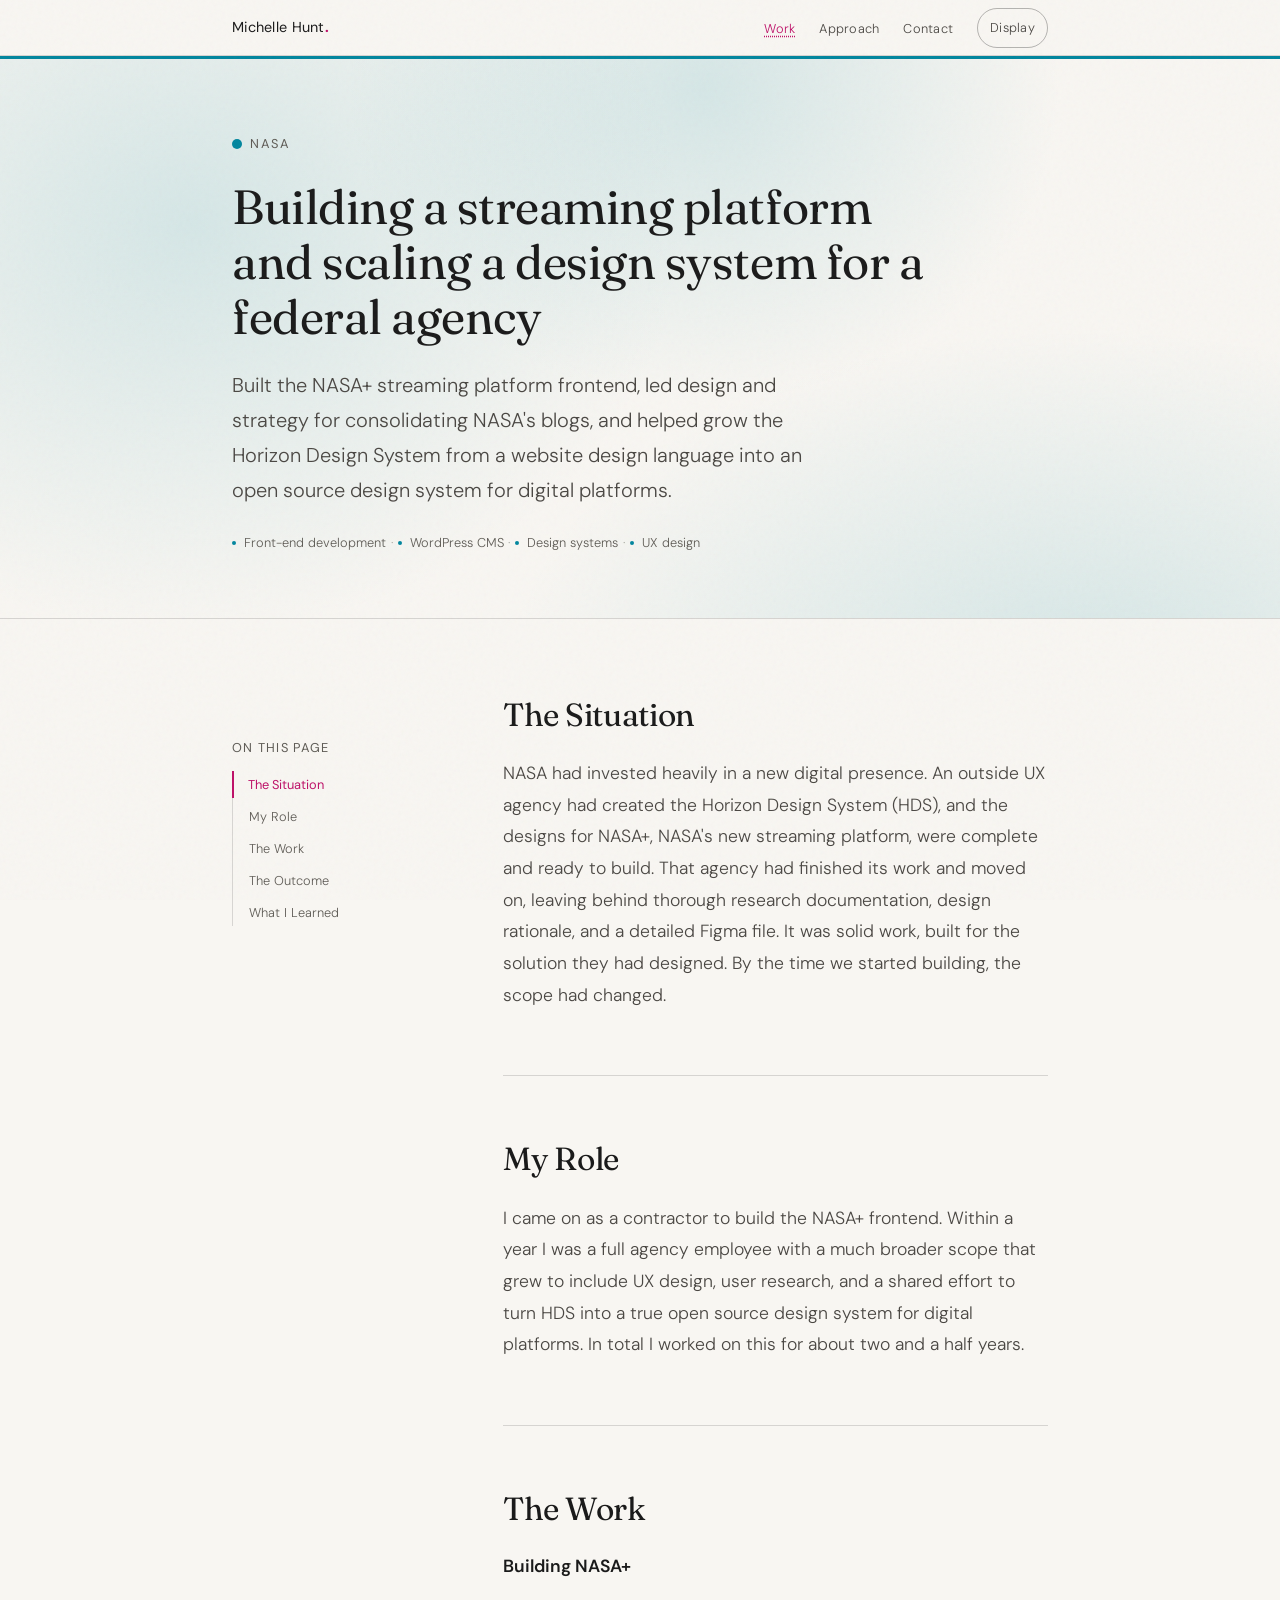
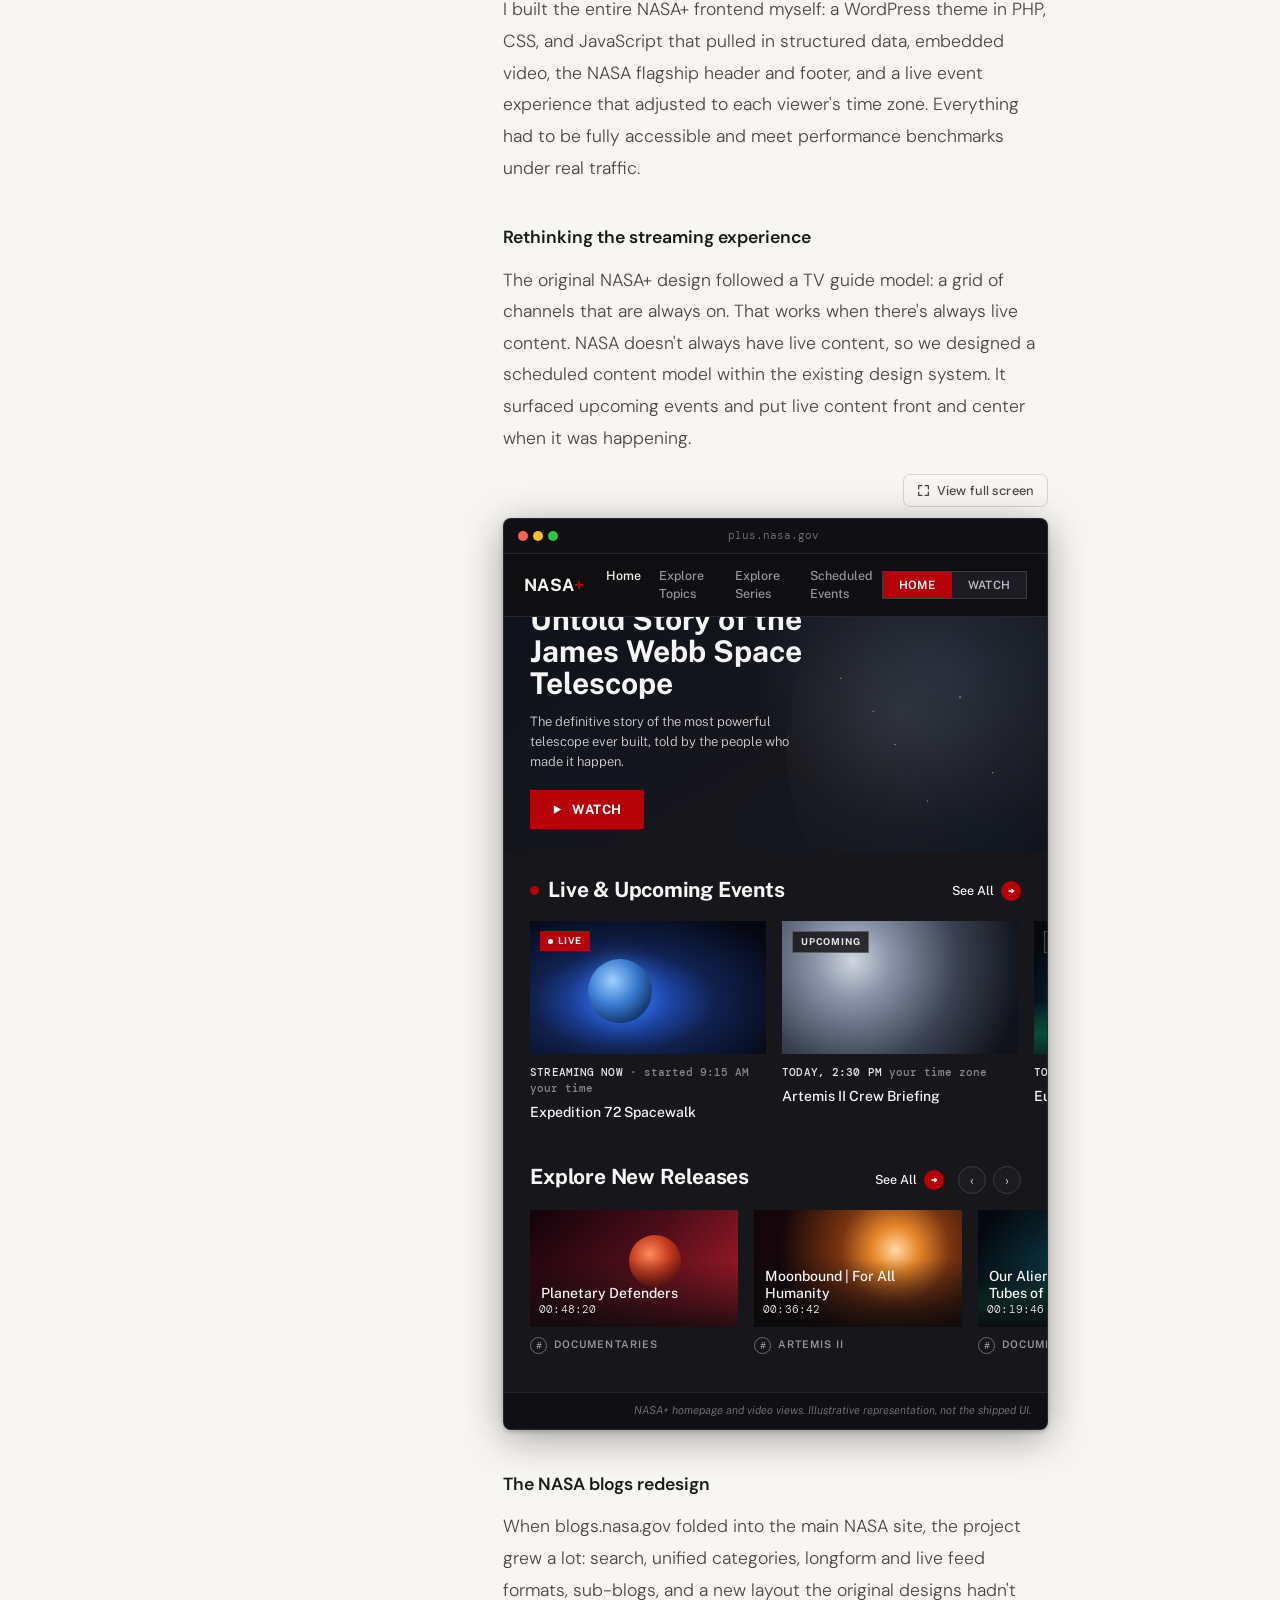
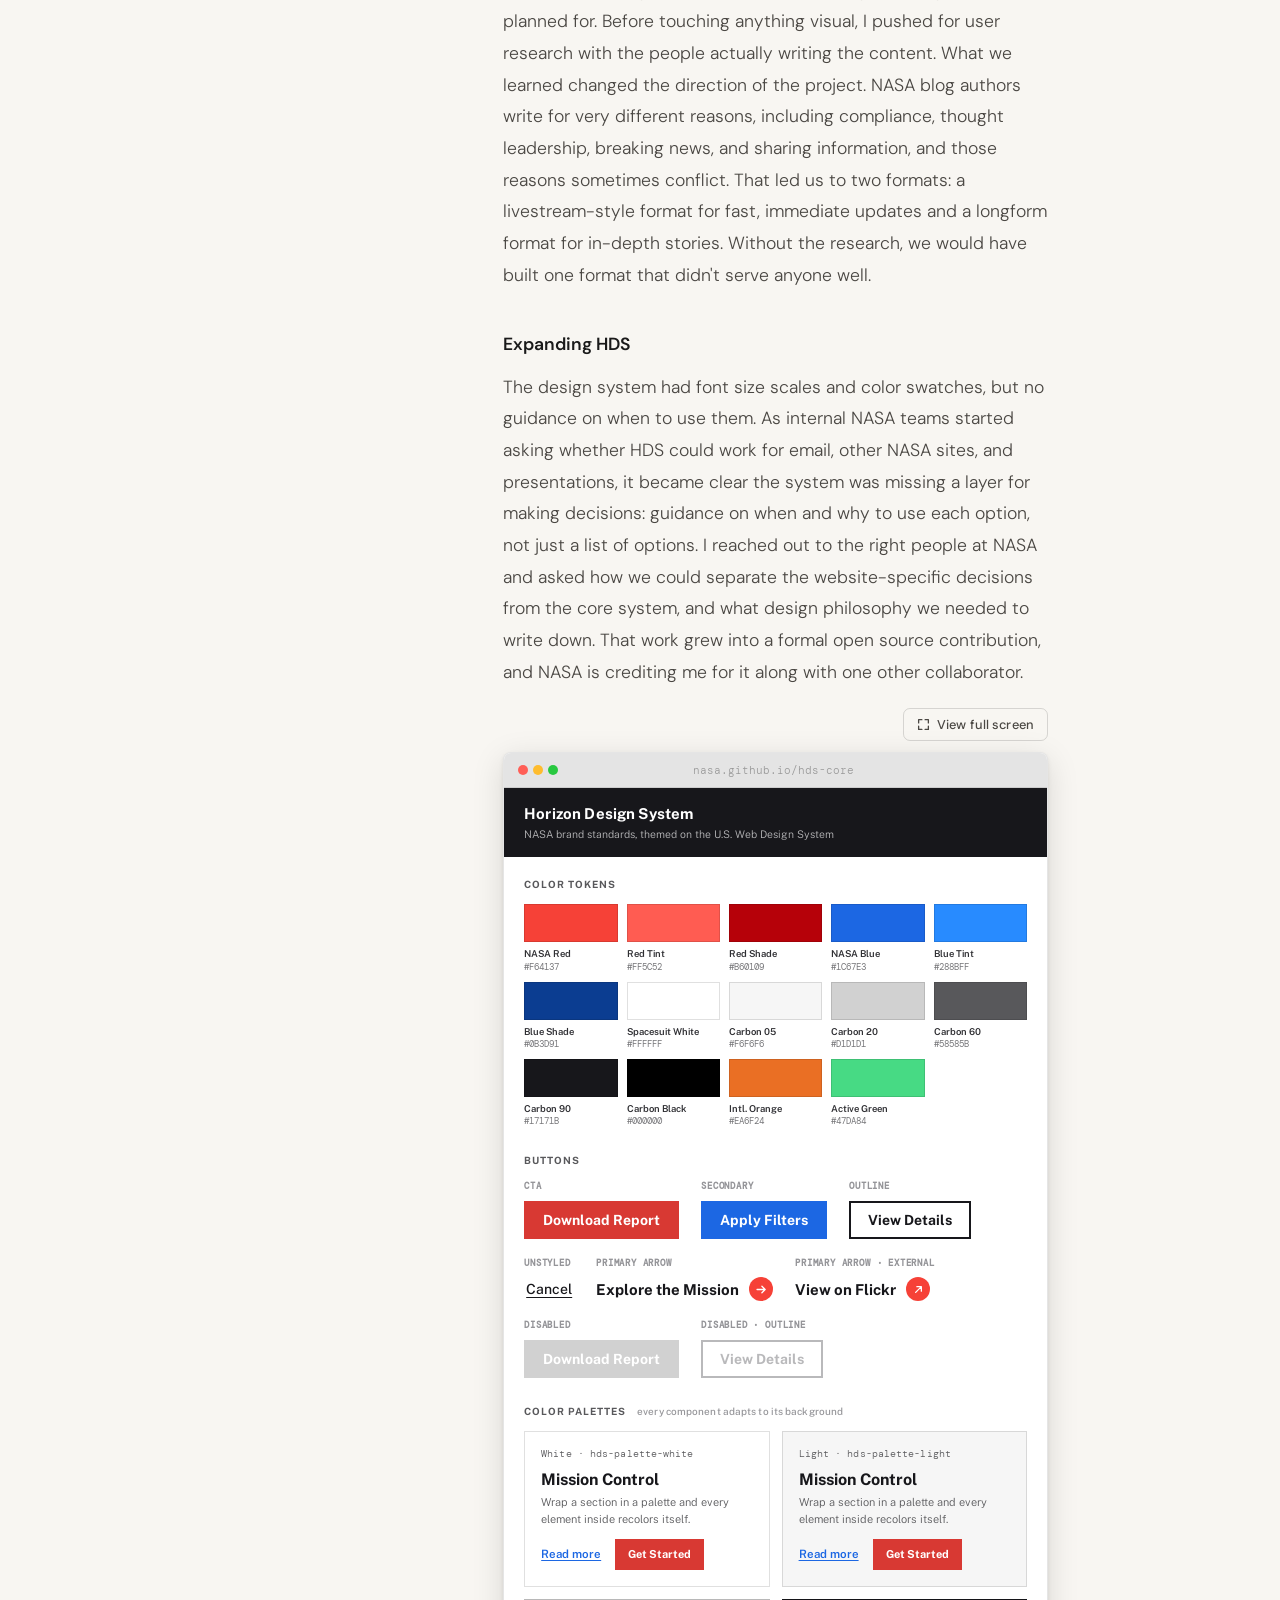
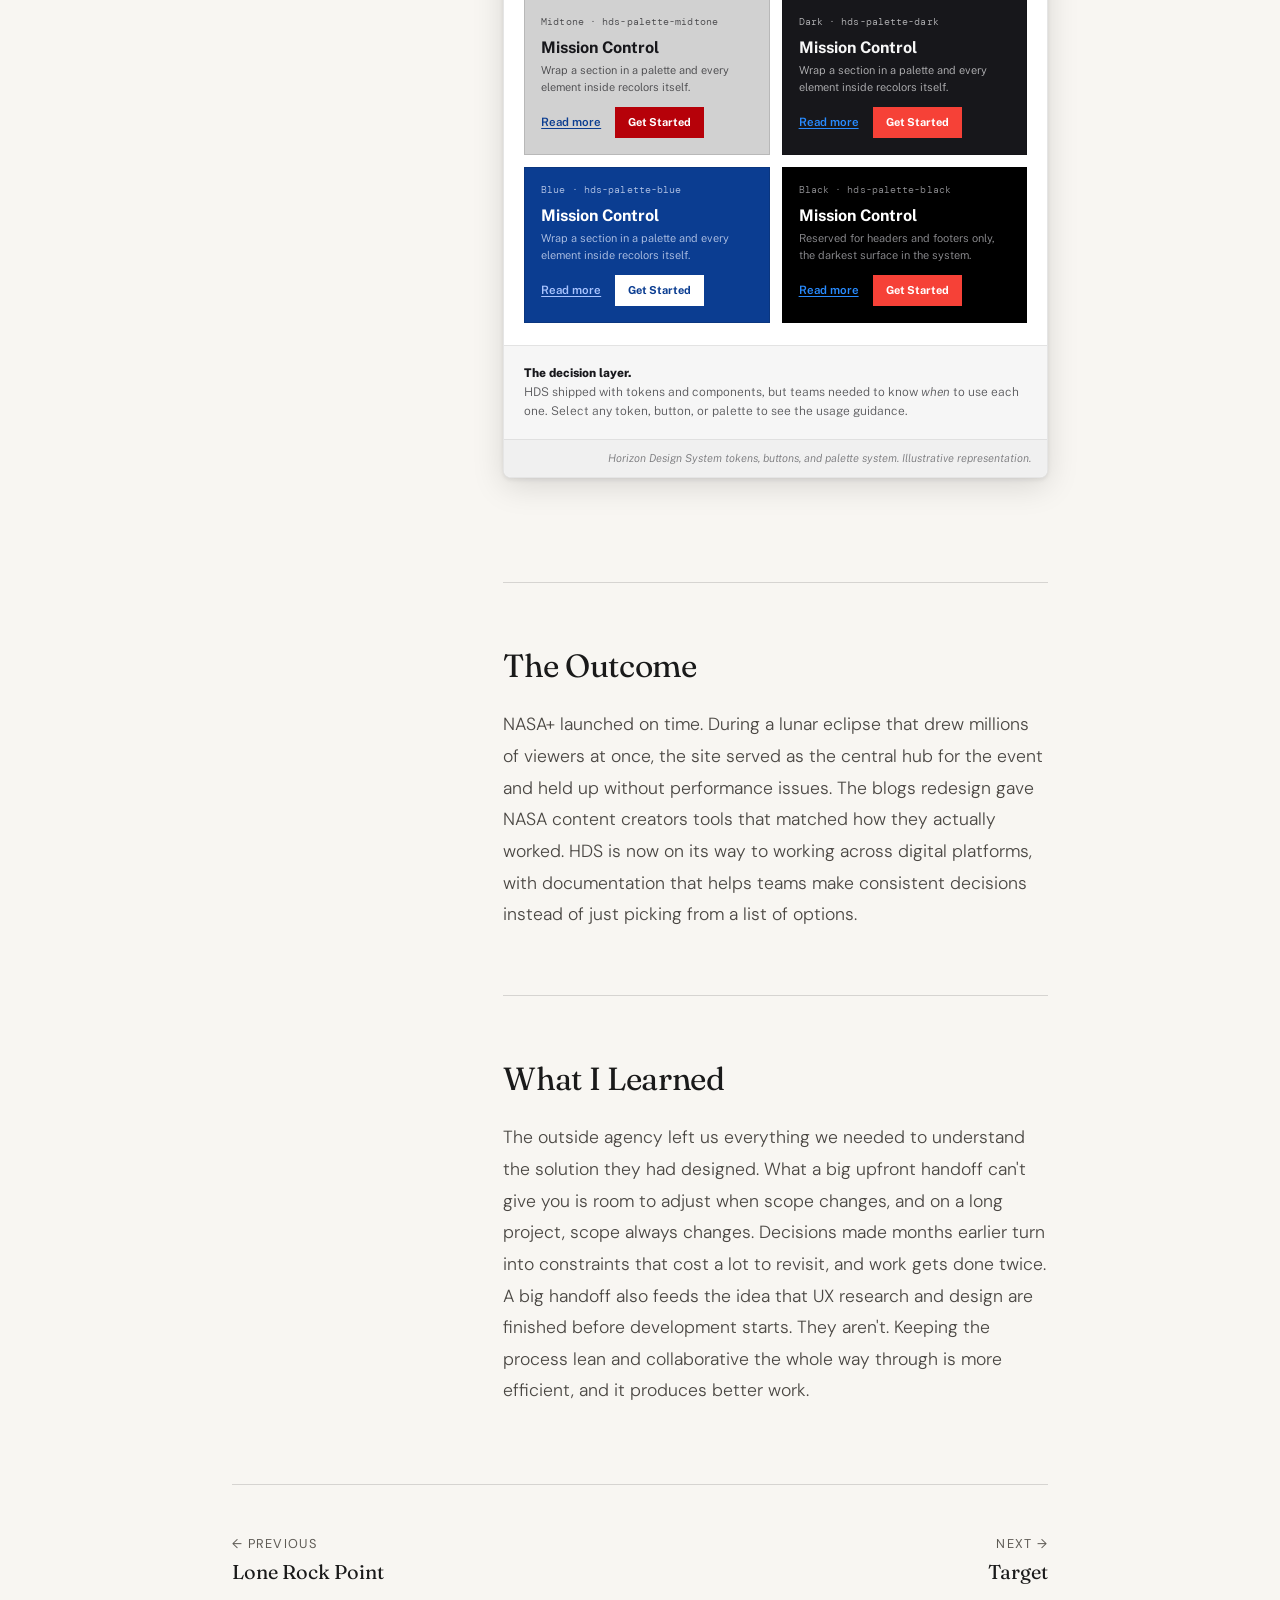
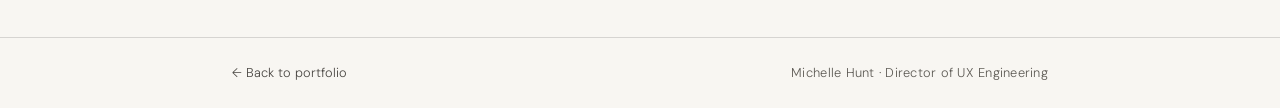
<file: nasa.html>
<!DOCTYPE html>
<html lang="en" data-theme="auto" data-contrast="standard" data-size="default">
<head>
<meta charset="UTF-8">
  <link rel="icon" type="image/svg+xml" href="favicon.svg">
<meta name="viewport" content="width=device-width, initial-scale=1.0">
<title>NASA · Michelle Hunt</title>
<link rel="preconnect" href="https://fonts.googleapis.com">
<link rel="preconnect" href="https://fonts.gstatic.com" crossorigin>
<link href="https://fonts.googleapis.com/css2?family=DM+Sans:ital,opsz,wght@0,9..40,200;0,9..40,300;0,9..40,400;0,9..40,500;1,9..40,200;1,9..40,300&family=Fraunces:ital,opsz,wght@0,9..144,300;0,9..144,400;1,9..144,300;1,9..144,400&family=Public+Sans:wght@400;500;600;700&family=Inter:wght@400;500;600;700&family=DM+Mono:wght@400;500&display=swap" rel="stylesheet">
<link rel="stylesheet" href="styles.css">
<style>
  :root { --c-page: #00869e; }
  [data-theme="dark"] { --c-page: #00b4d8; }
  @media (prefers-color-scheme: dark) { :root:not([data-theme="light"]) { --c-page: #00b4d8; } }
  [data-contrast="high"][data-theme="light"],
  [data-contrast="high"]:root:not([data-theme="dark"]) { --c-page: #005f73; }
  [data-contrast="high"][data-theme="dark"] { --c-page: #40d0f0; }
  @media (prefers-color-scheme: dark) { [data-contrast="high"]:root:not([data-theme="light"]) { --c-page: #40d0f0; } }
  .case-content { min-width: 0; }
</style>
</head>
<body>

<a class="skip-link" href="#main-content">Skip to main content</a>

<div class="sticky-org-mobile" id="sticky-org-mobile" aria-hidden="true">
  <div class="sticky-org-inner">
    <span class="sticky-org-dot"></span>
    <span class="sticky-org-name">NASA</span>
  </div>
  <select class="mobile-sticky-select" onchange="scrollToSection(this.value);this.blur();" aria-label="Jump to section">
    <option value="situation">The Situation</option>
    <option value="role">My Role</option>
    <option value="work">The Work</option>
    <option value="outcome">The Outcome</option>
    <option value="learned">What I Learned</option>
  </select>
</div>

<nav class="site-nav">
  <div class="container">
    <a href="index.html" class="nav-name">Michelle Hunt<span>.</span></a>
    <div class="nav-right">
      <ul class="nav-links">
        <li><a href="index.html#work">Work</a></li>
        <li><a href="index.html#philosophy">Approach</a></li>
        <li><a href="index.html#contact">Contact</a></li>
      </ul>
      <div class="nav-wrap">
        <button class="nav-panel-btn menu-btn" id="menu-btn" onclick="togglePanel('menu-panel','menu-btn')" aria-expanded="false" aria-controls="menu-panel" aria-label="Menu">Menu</button>
        <div class="nav-panel menu-panel" id="menu-panel" aria-label="Navigation">
          <a href="index.html#work">Work</a>
          <a href="index.html#philosophy">Approach</a>
          <a href="index.html#contact">Contact</a>
        </div>
      </div>
      <div class="nav-wrap">
        <button class="nav-panel-btn" id="a11y-btn" onclick="togglePanel('a11y-panel','a11y-btn')" aria-expanded="false" aria-controls="a11y-panel" aria-label="Display settings">Display</button>
        <div class="nav-panel" id="a11y-panel" aria-label="Display settings">
          <fieldset class="a11y-group">
            <legend class="a11y-group-label">Mode</legend>
            <div class="a11y-options">
              <button class="a11y-btn" onclick="setTheme('light')"    id="btn-light"    aria-pressed="false">Light</button>
              <button class="a11y-btn" onclick="setTheme('dark')"     id="btn-dark"     aria-pressed="false">Dark</button>
              <button class="a11y-btn" onclick="setTheme('auto')"     id="btn-auto"     aria-pressed="false">Auto</button>
            </div>
          </fieldset>
          <fieldset class="a11y-group">
            <legend class="a11y-group-label">Contrast</legend>
            <div class="a11y-options">
              <button class="a11y-btn" onclick="setContrast('standard')" id="btn-standard" aria-pressed="false">Standard</button>
              <button class="a11y-btn" onclick="setContrast('high')"     id="btn-high"     aria-pressed="false">High (AAA)</button>
            </div>
          </fieldset>
          <fieldset class="a11y-group">
            <legend class="a11y-group-label">Text size</legend>
            <div class="a11y-options">
              <button class="a11y-btn" onclick="setSize('default')" id="btn-default" aria-pressed="false">Default</button>
              <button class="a11y-btn" onclick="setSize('large')"   id="btn-large"   aria-pressed="false">Large</button>
            </div>
          </fieldset>
          <fieldset class="a11y-group">
            <legend class="a11y-group-label">Animation</legend>
            <div class="a11y-options">
              <button class="a11y-btn" onclick="setAnimation('show')"   id="btn-anim-show"   aria-pressed="false">Show</button>
              <button class="a11y-btn" onclick="setAnimation('reduce')" id="btn-anim-reduce" aria-pressed="false">Reduce</button>
              <button class="a11y-btn" onclick="setAnimation('auto')"   id="btn-anim-auto"   aria-pressed="false">Auto</button>
            </div>
          </fieldset>
        </div>
      </div>
    </div>
  </div>
</nav>

<main id="main-content">
  <header class="cs-hero" id="hero">
    <div class="cs-hero-line"></div>
    <div class="container">
      <div class="cs-hero-client-wrap">
        <span class="cs-hero-dot"></span>
        <span class="cs-hero-client">NASA</span>
      </div>
      <h1 class="cs-hero-title">Building a streaming platform and scaling a design system for a federal agency</h1>
      <p class="cs-hero-synopsis">Built the NASA+ streaming platform frontend, led design and strategy for consolidating NASA's blogs, and helped grow the Horizon Design System from a website design language into an open source design system for digital platforms.</p>
      <div class="cs-hero-skills" aria-label="Disciplines">
        <span class="skill-item"><span class="skill-dot"></span>Front-end development</span>
        <span class="skill-sep">·</span>
        <span class="skill-item"><span class="skill-dot"></span>WordPress CMS</span>
        <span class="skill-sep">·</span>
        <span class="skill-item"><span class="skill-dot"></span>Design systems</span>
        <span class="skill-sep">·</span>
        <span class="skill-item"><span class="skill-dot"></span>UX design</span>
      </div>
    </div>
  </header>

  <div class="container">
    <div class="page-body">

      <div class="sidebar-col">
        <div class="sidebar-sticky">
          <div class="sticky-org-desktop" id="sticky-org-desktop">
            <span class="sticky-org-dot"></span>
            <span class="sticky-org-name">NASA</span>
          </div>
          <p class="sidebar-nav-label">On this page</p>
          <nav aria-label="Page sections">
            <ul class="sidebar-nav" id="sidebar-nav">
              <li><a href="#situation">The Situation</a></li>
              <li><a href="#role">My Role</a></li>
              <li><a href="#work">The Work</a></li>
              <li><a href="#outcome">The Outcome</a></li>
              <li><a href="#learned">What I Learned</a></li>
            </ul>
          </nav>
        </div>
      </div>

      <article class="case-content">

        <section class="case-section" id="situation">
          <h2 class="section-heading">The Situation</h2>
          <p>NASA had invested heavily in a new digital presence. An outside UX agency had created the Horizon Design System (HDS), and the designs for NASA+, NASA's new streaming platform, were complete and ready to build. That agency had finished its work and moved on, leaving behind thorough research documentation, design rationale, and a detailed Figma file. It was solid work, built for the solution they had designed. By the time we started building, the scope had changed.</p>
        </section>

        <section class="case-section" id="role">
          <h2 class="section-heading">My Role</h2>
          <p>I came on as a contractor to build the NASA+ frontend. Within a year I was a full agency employee with a much broader scope that grew to include UX design, user research, and a shared effort to turn HDS into a true open source design system for digital platforms. In total I worked on this for about two and a half years.</p>
        </section>

        <section class="case-section" id="work">
          <h2 class="section-heading">The Work</h2>

          <h3 class="subsection-heading">Building NASA+</h3>
          <p>I built the entire NASA+ frontend myself: a WordPress theme in PHP, CSS, and JavaScript that pulled in structured data, embedded video, the NASA flagship header and footer, and a live event experience that adjusted to each viewer's time zone. Everything had to be fully accessible and meet performance benchmarks under real traffic.</p>

          <h3 class="subsection-heading">Rethinking the streaming experience</h3>
          <p>The original NASA+ design followed a TV guide model: a grid of channels that are always on. That works when there's always live content. NASA doesn't always have live content, so we designed a scheduled content model within the existing design system. It surfaced upcoming events and put live content front and center when it was happening.</p>

          <figure class="nx-visual" id="nx-visual" aria-hidden="true">
            <style>
            /* ── NASA+ illustrative visual ── */
            .nx-visual {
              margin: 2rem 0 2.5rem;
              border-radius: 8px; overflow: hidden;
              box-shadow: 0 2px 4px rgba(0,0,0,.2), 0 8px 40px rgba(0,0,0,.35);
              border: 1px solid rgba(255,255,255,.08);
              font-family: 'Public Sans', Helvetica, Arial, sans-serif;
              font-size: 13px; color: #d1d1d1; line-height: 1.45; background: #17171b;
            }
            .nx-visual * { box-sizing: border-box; }
          
            /* browser chrome */
            .nx-chrome { display: flex; align-items: center; gap: 8px; padding: 9px 14px; background: #101014; border-bottom: 1px solid #26262c; }
            .nx-chrome-dots { display: flex; gap: 5px; }
            .nx-chrome-dots span { width: 10px; height: 10px; border-radius: 50%; }
            .nx-chrome-dots span:nth-child(1) { background: #ff5f57; }
            .nx-chrome-dots span:nth-child(2) { background: #febc2e; }
            .nx-chrome-dots span:nth-child(3) { background: #28c840; }
            .nx-chrome-url { font-size: 11px; color: #7a7a80; flex: 1; text-align: center; margin-right: 52px; font-family: 'DM Mono', monospace; }
          
            /* app top bar */
            .nx-topbar { display: flex; align-items: center; justify-content: space-between; padding: 13px 20px; border-bottom: 1px solid #26262c; background: #0f0f12; }
            .nx-topbar-left { display: flex; align-items: center; gap: 22px; }
            .nx-logo { font-weight: 700; font-size: 17px; letter-spacing: .01em; color: #f6f6f6; }
            .nx-logo span { color: #b60109; }
            .nx-topnav { display: flex; gap: 18px; }
            .nx-topnav span { font-size: 12.5px; font-weight: 500; color: #959599; }
            .nx-topnav span:first-child { color: #f6f6f6; }
            /* view toggle (sharp, NASA styling) */
            .nx-viewtoggle { display: inline-flex; border: 1px solid #3a3a42; }
            .nx-vt { padding: 6px 16px; font-size: 11.5px; font-weight: 600; letter-spacing: .02em; border: none; background: #1c1c22; color: #b9b9bf; cursor: pointer; font-family: inherit; text-transform: uppercase; transition: background .18s ease, color .18s ease; }
            .nx-vt + .nx-vt { border-left: 1px solid #3a3a42; }
            .nx-vt.is-active { background: #b60109; color: #fff; }
          
            .nx-stage { position: relative; }
            .nx-view { padding: 0 0 20px; }
            .nx-view[hidden] { display: none; }
          
            /* hero */
            .nx-hero {
              position: relative; height: 236px; overflow: hidden;
              display: flex; flex-direction: column; justify-content: flex-end; padding: 24px 26px;
              background:
                radial-gradient(ellipse 70% 130% at 82% 22%, #26364f 0%, transparent 52%),
                radial-gradient(ellipse 90% 80% at 88% 90%, #0b1626 0%, transparent 55%),
                linear-gradient(150deg, #10131c 0%, #17171b 72%);
            }
            .nx-hero::before {
              content: ''; position: absolute; inset: 0;
              background-image:
                radial-gradient(1px 1px at 62% 26%, #fff 50%, transparent),
                radial-gradient(1px 1px at 72% 54%, #cfd6ff 50%, transparent),
                radial-gradient(1.3px 1.3px at 84% 34%, #fff 50%, transparent),
                radial-gradient(1px 1px at 90% 66%, #fff 50%, transparent),
                radial-gradient(1px 1px at 78% 78%, #dfe6ff 50%, transparent),
                radial-gradient(1px 1px at 68% 40%, #fff 50%, transparent);
              opacity: .85;
            }
            /* faint lunar limb on the right, like the live hero */
            .nx-hero::after {
              content: ''; position: absolute; right: -14%; top: -30%; width: 62%; height: 170%;
              border-radius: 50%;
              background: radial-gradient(circle at 34% 42%, #3a3a3e 0%, #202024 34%, #141418 60%, transparent 72%);
              opacity: .55;
            }
            .nx-hero-inner { position: relative; z-index: 2; max-width: 60%; }
            .nx-eyebrow { font-size: 10px; font-weight: 600; letter-spacing: .16em; text-transform: uppercase; color: #959599; margin-bottom: 12px; }
            .nx-hero-title { font-size: 30px; font-weight: 700; line-height: 1.06; color: #f6f6f6; margin-bottom: 12px; }
            .nx-hero-desc { font-size: 13px; color: #d1d1d1; line-height: 1.55; margin-bottom: 18px; }
            .nx-watchbtn {
              display: inline-flex; align-items: center; gap: 9px;
              padding: 12px 22px; background: #b60109; color: #fff; border: none; border-radius: 0;
              font-size: 13px; font-weight: 700; letter-spacing: .04em; text-transform: uppercase; cursor: pointer; font-family: inherit;
              transition: background .15s ease;
            }
            .nx-watchbtn:hover { background: #d0060f; }
            .nx-watchbtn svg { width: 11px; height: 11px; }
          
            /* rows */
            .nx-row { padding: 22px 0 6px; }
            .nx-row-head { display: flex; align-items: baseline; justify-content: space-between; padding: 0 26px 14px; }
            .nx-row-title { font-size: 21px; font-weight: 700; color: #f6f6f6; letter-spacing: -.01em; display: flex; align-items: center; gap: 9px; }
            .nx-row-title .nx-live-dot { width: 9px; height: 9px; border-radius: 50%; background: #b60109; box-shadow: 0 0 0 0 rgba(182,1,9,.5); animation: nxpulse 1.6s infinite; }
            @keyframes nxpulse { 0%{box-shadow:0 0 0 0 rgba(182,1,9,.5)} 70%{box-shadow:0 0 0 6px rgba(182,1,9,0)} 100%{box-shadow:0 0 0 0 rgba(182,1,9,0)} }
            .nx-row-controls { display: flex; align-items: center; gap: 14px; }
            .nx-seeall { display: inline-flex; align-items: center; gap: 7px; font-size: 12.5px; font-weight: 500; color: #f6f6f6; }
            .nx-seeall .nx-seeall-arrow { width: 20px; height: 20px; border-radius: 50%; background: #b60109; display: inline-flex; align-items: center; justify-content: center; }
            .nx-seeall .nx-seeall-arrow svg { width: 10px; height: 10px; }
            .nx-arrows { display: flex; gap: 7px; }
            .nx-arrow { width: 28px; height: 28px; border-radius: 50%; border: 1px solid #3a3a42; background: rgba(28,28,34,.9); color: #d1d1d1; cursor: pointer; font-family: inherit; display: flex; align-items: center; justify-content: center; font-size: 14px; padding: 0; transition: background .15s ease, border-color .15s ease; }
            .nx-arrow:hover { background: #2a2a32; border-color: #55555f; }
          
            .nx-rail { display: flex; gap: 16px; overflow-x: auto; padding: 2px 26px 12px; scroll-behavior: smooth; scrollbar-width: none; }
            .nx-rail::-webkit-scrollbar { display: none; }
          
            /* series card */
            .nx-card { flex: 0 0 auto; width: 208px; cursor: pointer; }
            .nx-card-thumb { position: relative; width: 208px; height: 117px; overflow: hidden; background: #222; }
            .nx-card-thumb > i { position: absolute; inset: 0; display: block; transition: transform .25s ease; }
            .nx-card:hover .nx-card-thumb > i { transform: scale(1.05); }
            .nx-card-thumb::after { content: ''; position: absolute; inset: 0; z-index: 1; background: linear-gradient(180deg, transparent 42%, rgba(10,10,12,.86) 100%); }
            .nx-dur { position: absolute; z-index: 2; left: 9px; bottom: 9px; font-family: 'DM Mono', monospace; font-size: 11px; color: #f6f6f6; letter-spacing: .01em; text-shadow: 0 1px 3px rgba(0,0,0,.8); }
            .nx-card-title-ov { position: absolute; z-index: 2; left: 11px; right: 11px; bottom: 24px; font-size: 14px; font-weight: 500; color: #f6f6f6; line-height: 1.25; }
            .nx-cat { display: flex; align-items: center; gap: 7px; margin-top: 10px; }
            .nx-cat-ico { width: 17px; height: 17px; border-radius: 50%; border: 1px solid #6a6a72; color: #b9b9bf; font-size: 10px; display: flex; align-items: center; justify-content: center; flex-shrink: 0; }
            .nx-cat-label { font-size: 10.5px; font-weight: 600; letter-spacing: .1em; text-transform: uppercase; color: #959599; }
          
            /* live & upcoming card */
            .nx-live-card { flex: 0 0 auto; width: 236px; cursor: pointer; }
            .nx-live-thumb { position: relative; width: 236px; height: 133px; overflow: hidden; background: #222; }
            .nx-live-thumb > i { position: absolute; inset: 0; display: block; transition: transform .25s ease; }
            .nx-live-card:hover .nx-live-thumb > i { transform: scale(1.05); }
            .nx-flag { position: absolute; z-index: 2; left: 10px; top: 10px; display: inline-flex; align-items: center; gap: 5px; padding: 3px 8px; font-size: 9.5px; font-weight: 700; letter-spacing: .08em; text-transform: uppercase; }
            .nx-flag.is-live { background: #b60109; color: #fff; }
            .nx-flag.is-live::before { content: ''; width: 5px; height: 5px; border-radius: 50%; background: #fff; animation: nxblink 1.4s infinite; }
            @keyframes nxblink { 0%,100%{opacity:1} 50%{opacity:.3} }
            .nx-flag.is-up { background: rgba(20,20,24,.85); color: #e4e4e8; border: 1px solid rgba(255,255,255,.25); }
            .nx-live-when { margin-top: 11px; font-family: 'DM Mono', monospace; font-size: 11px; font-weight: 500; color: #e4e4e8; letter-spacing: .01em; text-transform: uppercase; }
            .nx-live-when .nx-tz { color: #85858c; text-transform: none; letter-spacing: 0; }
            .nx-live-title { margin-top: 6px; font-size: 14px; font-weight: 500; color: #f6f6f6; line-height: 1.3; }
          
            /* watch view */
            .nx-back { display: inline-flex; align-items: center; gap: 7px; margin: 18px 26px 0; padding: 7px 14px; background: #1c1c22; border: 1px solid #3a3a42; color: #e4e4e8; font-size: 12px; font-weight: 600; letter-spacing: .02em; text-transform: uppercase; cursor: pointer; font-family: inherit; transition: background .15s ease; }
            .nx-back:hover { background: #2a2a32; }
            .nx-player { position: relative; margin: 14px 26px 0; height: 300px; overflow: hidden; background: #000; display: flex; align-items: center; justify-content: center; }
            .nx-player-art { position: absolute; inset: 0; }
            .nx-player-grad { position: absolute; z-index: 2; inset: 0; background: linear-gradient(180deg, transparent 58%, rgba(0,0,0,.6) 100%); }
            .nx-player-play { position: relative; z-index: 3; width: 62px; height: 62px; border-radius: 50%; background: rgba(255,255,255,.95); display: flex; align-items: center; justify-content: center; cursor: pointer; transition: transform .15s ease; }
            .nx-player-play:hover { transform: scale(1.06); }
            .nx-player-play svg { width: 22px; height: 22px; margin-left: 3px; }
            .nx-scrubber { position: absolute; z-index: 4; left: 18px; right: 18px; bottom: 16px; }
            .nx-scrub-bar { height: 4px; background: rgba(255,255,255,.28); position: relative; }
            .nx-scrub-fill { position: absolute; left: 0; top: 0; bottom: 0; width: 3%; background: #b60109; }
            .nx-scrub-fill::after { content: ''; position: absolute; right: -5px; top: 50%; transform: translateY(-50%); width: 11px; height: 11px; border-radius: 50%; background: #fff; }
            .nx-scrub-time { display: flex; justify-content: space-between; margin-top: 8px; font-family: 'DM Mono', monospace; font-size: 10.5px; color: #d1d1d1; }
            .nx-watch-meta { padding: 18px 26px 4px; }
            .nx-watch-badges { display: flex; align-items: center; gap: 9px; margin-bottom: 12px; }
            .nx-wb { padding: 3px 9px; font-size: 9px; font-weight: 700; letter-spacing: .08em; text-transform: uppercase; }
            .nx-wb.a { background: #b60109; color: #fff; }
            .nx-wb.b { background: rgba(255,255,255,.12); color: #e4e4e8; }
            .nx-watch-title { font-size: 25px; font-weight: 700; color: #f6f6f6; line-height: 1.12; margin-bottom: 10px; }
            .nx-watch-sub { font-family: 'DM Mono', monospace; font-size: 11px; color: #959599; margin-bottom: 14px; display: flex; gap: 9px; flex-wrap: wrap; }
            .nx-watch-desc { font-size: 13px; color: #d1d1d1; line-height: 1.6; max-width: 94%; }
          
            .nx-caption { display: block; padding: 10px 16px; font-size: 11px; color: #7a7a80; background: #101014; border-top: 1px solid #26262c; text-align: right; font-style: italic; margin: 0; }
          
            /* thumbnail art (CSS-only space imagery) */
            .thumb-a { background: radial-gradient(circle at 68% 34%, #ffd9a8 0%, #e8892b 14%, #7a3410 34%, #14060a 72%); }
            .thumb-b { background: radial-gradient(ellipse at 40% 60%, #2b6cff 0%, #10214f 45%, #05070f 90%); }
            .thumb-b::before { content:''; position:absolute; left:38%; top:52%; width:64px; height:64px; border-radius:50%; transform:translate(-50%,-50%); background: radial-gradient(circle at 38% 34%, #9fd0ff 0%, #3a7bd0 42%, #14356a 76%, #071328 100%); box-shadow: 0 0 22px rgba(90,150,255,.35); }
            .thumb-c { background: linear-gradient(150deg, #3a0d4a 0%, #7a1550 45%, #d0402a 100%); }
            .thumb-c::before { content:''; position:absolute; inset:0; background-image: radial-gradient(1px 1px at 20% 30%, #fff 50%, transparent), radial-gradient(1px 1px at 62% 58%, #fff 50%, transparent), radial-gradient(1px 1px at 82% 24%, #fff 50%, transparent), radial-gradient(1px 1px at 44% 76%, #fff 50%, transparent); opacity:.7; }
            .thumb-d { background: radial-gradient(ellipse at 50% 120%, #1b8a6b 0%, #0a2f3a 50%, #05090f 90%); }
            .thumb-d::before { content:''; position:absolute; left:0; right:0; bottom:0; height:40%; background: linear-gradient(180deg, transparent, #0c4a3a 60%, #072d24); }
            .thumb-e { background: linear-gradient(160deg, #0a1230 0%, #1a2a5e 60%, #2b3a6e 100%); }
            .thumb-e::before { content:''; position:absolute; left:50%; top:12%; width:9px; height:72%; transform:translateX(-50%); background: linear-gradient(180deg, #dfe6ff, #7a86b8); border-radius: 4px 4px 2px 2px; box-shadow: 0 0 14px rgba(180,200,255,.4); }
            .thumb-f { background: radial-gradient(circle at 30% 30%, #d0d6e0 0%, #8a94a8 20%, #3a4152 55%, #101319 90%); }
            .thumb-g { background: linear-gradient(135deg, #12030a 0%, #4a0d18 45%, #b81e2e 100%); }
            .thumb-g::before { content:''; position:absolute; left:60%; top:44%; width:52px; height:52px; border-radius:50%; transform:translate(-50%,-50%); background: radial-gradient(circle at 40% 36%, #ff8a5a 0%, #c23a1e 44%, #6a1410 80%); }
            .thumb-h { background: radial-gradient(ellipse at 62% 40%, #4ec0d8 0%, #1a5a7a 40%, #0a2030 78%, #05090f 100%); }
          
            /* entrance animation */
            .nx-topbar { opacity: 0; transform: translateY(-12px); transition: opacity .5s ease, transform .55s cubic-bezier(.2,.75,.25,1); }
            .nx-hero-inner > * { opacity: 0; transform: translateY(18px); transition: opacity .55s ease, transform .7s cubic-bezier(.2,.8,.25,1); }
            .nx-row-head { opacity: 0; transform: translateY(12px); transition: opacity .5s ease, transform .55s cubic-bezier(.2,.8,.25,1); }
            .nx-home .nx-card, .nx-home .nx-live-card { opacity: 0; transform: translateY(28px) scale(.9); transition: opacity .5s ease, transform .62s cubic-bezier(.34,1.42,.5,1); }
          
            .nx-visual.is-visible .nx-topbar { opacity: 1; transform: none; }
            .nx-visual.is-visible .nx-hero-inner > *:nth-child(1) { opacity: 1; transform: none; transition-delay: .08s; }
            .nx-visual.is-visible .nx-hero-inner > *:nth-child(2) { opacity: 1; transform: none; transition-delay: .16s; }
            .nx-visual.is-visible .nx-hero-inner > *:nth-child(3) { opacity: 1; transform: none; transition-delay: .26s; }
            .nx-visual.is-visible .nx-hero-inner > *:nth-child(4) { opacity: 1; transform: none; transition-delay: .36s; }
            .nx-visual.is-visible .nx-row-head { opacity: 1; transform: none; transition-delay: .30s; }
            .nx-visual.is-visible .nx-home .nx-rail > *:nth-child(1) { opacity: 1; transform: none; transition-delay: .44s; }
            .nx-visual.is-visible .nx-home .nx-rail > *:nth-child(2) { opacity: 1; transform: none; transition-delay: .52s; }
            .nx-visual.is-visible .nx-home .nx-rail > *:nth-child(3) { opacity: 1; transform: none; transition-delay: .60s; }
            .nx-visual.is-visible .nx-home .nx-rail > *:nth-child(4) { opacity: 1; transform: none; transition-delay: .68s; }
            .nx-visual.is-visible .nx-home .nx-rail > *:nth-child(5) { opacity: 1; transform: none; transition-delay: .76s; }
            .nx-visual.is-visible .nx-home .nx-rail > *:nth-child(6) { opacity: 1; transform: none; transition-delay: .84s; }
          
            @media (prefers-reduced-motion: reduce) {
              :root:not([data-motion="on"]) .nx-topbar,
              :root:not([data-motion="on"]) .nx-hero-inner > *,
              :root:not([data-motion="on"]) .nx-row-head,
              :root:not([data-motion="on"]) .nx-home .nx-card,
              :root:not([data-motion="on"]) .nx-home .nx-live-card { opacity: 1 !important; transform: none !important; transition: none !important; }
              :root:not([data-motion="on"]) .nx-flag.is-live::before,
              :root:not([data-motion="on"]) .nx-row-title .nx-live-dot { animation: none !important; }
            }
            [data-motion="off"] .nx-topbar,
            [data-motion="off"] .nx-hero-inner > *,
            [data-motion="off"] .nx-row-head,
            [data-motion="off"] .nx-home .nx-card,
            [data-motion="off"] .nx-home .nx-live-card { opacity: 1 !important; transform: none !important; transition: none !important; }
            [data-motion="off"] .nx-flag.is-live::before,
            [data-motion="off"] .nx-row-title .nx-live-dot { animation: none !important; }
          
            @media (max-width: 640px) {
              .nx-hero { height: 200px; padding: 18px; }
              .nx-hero-inner { max-width: 84%; }
              .nx-hero-title { font-size: 23px; }
              .nx-player { height: 210px; }
              .nx-topnav { display: none; }
              .nx-row-title { font-size: 18px; }
            }
            </style>
          
            <div class="nx-chrome">
              <div class="nx-chrome-dots"><span></span><span></span><span></span></div>
              <span class="nx-chrome-url">plus.nasa.gov</span>
            </div>
          
            <div class="nx-topbar">
              <div class="nx-topbar-left">
                <span class="nx-logo">NASA<span>+</span></span>
                <div class="nx-topnav"><span>Home</span><span>Explore Topics</span><span>Explore Series</span><span>Scheduled Events</span></div>
              </div>
              <div class="nx-viewtoggle">
                <button class="nx-vt is-active" id="nx-vt-home" tabindex="-1" onclick="nxView('home')">Home</button>
                <button class="nx-vt" id="nx-vt-watch" tabindex="-1" onclick="nxView('watch')">Watch</button>
              </div>
            </div>
          
            <div class="nx-stage">
              <!-- HOME VIEW -->
              <div class="nx-view nx-home" id="nx-home">
                <div class="nx-hero">
                  <div class="nx-hero-inner">
                    <div class="nx-eyebrow">Featured Documentary</div>
                    <div class="nx-hero-title">Cosmic Dawn: The Untold Story of the James Webb Space Telescope</div>
                    <div class="nx-hero-desc">The definitive story of the most powerful telescope ever built, told by the people who made it happen.</div>
                    <button class="nx-watchbtn" tabindex="-1" onclick="nxOpen('cosmic-dawn')">
                      <svg viewBox="0 0 12 12" fill="currentColor" aria-hidden="true"><path d="M2 1.5v9l8-4.5z"/></svg>
                      Watch
                    </button>
                  </div>
                </div>
          
                <!-- LIVE & UPCOMING -->
                <div class="nx-row">
                  <div class="nx-row-head">
                    <span class="nx-row-title"><span class="nx-live-dot"></span>Live &amp; Upcoming Events</span>
                    <div class="nx-row-controls"><span class="nx-seeall">See All <span class="nx-seeall-arrow"><svg viewBox="0 0 12 12" fill="none" stroke="#fff" stroke-width="1.6"><path d="M3 6h6M6.5 3.5 9 6l-2.5 2.5"/></svg></span></span></div>
                  </div>
                  <div class="nx-rail">
                    <div class="nx-live-card" tabindex="-1" onclick="nxOpen('exp72')">
                      <div class="nx-live-thumb"><i class="thumb-b"></i><span class="nx-flag is-live">Live</span></div>
                      <div class="nx-live-when">Streaming now<span class="nx-tz"> · started 9:15 AM your time</span></div>
                      <div class="nx-live-title">Expedition 72 Spacewalk</div>
                    </div>
                    <div class="nx-live-card" tabindex="-1" onclick="nxOpen('artemis-brief')">
                      <div class="nx-live-thumb"><i class="thumb-f"></i><span class="nx-flag is-up">Upcoming</span></div>
                      <div class="nx-live-when">Today, 2:30 PM<span class="nx-tz"> your time zone</span></div>
                      <div class="nx-live-title">Artemis II Crew Briefing</div>
                    </div>
                    <div class="nx-live-card" tabindex="-1" onclick="nxOpen('europa')">
                      <div class="nx-live-thumb"><i class="thumb-d"></i><span class="nx-flag is-up">Upcoming</span></div>
                      <div class="nx-live-when">Tomorrow, 11:00 AM<span class="nx-tz"> your time zone</span></div>
                      <div class="nx-live-title">Europa Clipper Mission Update</div>
                    </div>
                    <div class="nx-live-card" tabindex="-1" onclick="nxOpen('perseverance')">
                      <div class="nx-live-thumb"><i class="thumb-g"></i><span class="nx-flag is-up">Upcoming</span></div>
                      <div class="nx-live-when">Friday, 1:00 PM<span class="nx-tz"> your time zone</span></div>
                      <div class="nx-live-title">Perseverance: One Year on Mars</div>
                    </div>
                  </div>
                </div>
          
                <!-- NASA SERIES -->
                <div class="nx-row">
                  <div class="nx-row-head">
                    <span class="nx-row-title">Explore New Releases</span>
                    <div class="nx-row-controls">
                      <span class="nx-seeall">See All <span class="nx-seeall-arrow"><svg viewBox="0 0 12 12" fill="none" stroke="#fff" stroke-width="1.6"><path d="M3 6h6M6.5 3.5 9 6l-2.5 2.5"/></svg></span></span>
                      <div class="nx-arrows">
                        <button class="nx-arrow" tabindex="-1" onclick="nxScroll('nx-rail-1',-1)" aria-hidden="true">‹</button>
                        <button class="nx-arrow" tabindex="-1" onclick="nxScroll('nx-rail-1',1)" aria-hidden="true">›</button>
                      </div>
                    </div>
                  </div>
                  <div class="nx-rail" id="nx-rail-1">
                    <div class="nx-card" tabindex="-1" onclick="nxOpen('planetary-defenders')">
                      <div class="nx-card-thumb"><i class="thumb-g"></i><span class="nx-dur">00:48:20</span><span class="nx-card-title-ov">Planetary Defenders</span></div>
                      <div class="nx-cat"><span class="nx-cat-ico">#</span><span class="nx-cat-label">Documentaries</span></div>
                    </div>
                    <div class="nx-card" tabindex="-1" onclick="nxOpen('moonbound')">
                      <div class="nx-card-thumb"><i class="thumb-a"></i><span class="nx-dur">00:36:42</span><span class="nx-card-title-ov">Moonbound | For All Humanity</span></div>
                      <div class="nx-cat"><span class="nx-cat-ico">#</span><span class="nx-cat-label">Artemis II</span></div>
                    </div>
                    <div class="nx-card" tabindex="-1" onclick="nxOpen('alien-earth')">
                      <div class="nx-card-thumb"><i class="thumb-d"></i><span class="nx-dur">00:19:46</span><span class="nx-card-title-ov">Our Alien Earth: The Lava Tubes of Mauna Loa</span></div>
                      <div class="nx-cat"><span class="nx-cat-ico">#</span><span class="nx-cat-label">Documentaries</span></div>
                    </div>
                    <div class="nx-card" tabindex="-1" onclick="nxOpen('far-out')">
                      <div class="nx-card-thumb"><i class="thumb-e"></i><span class="nx-dur">00:23:31</span><span class="nx-card-title-ov">Far Out: Sailing On Sunlight</span></div>
                      <div class="nx-cat"><span class="nx-cat-ico">#</span><span class="nx-cat-label">Series</span></div>
                    </div>
                    <div class="nx-card" tabindex="-1" onclick="nxOpen('lucys-journey')">
                      <div class="nx-card-thumb"><i class="thumb-c"></i><span class="nx-dur">00:12:04</span><span class="nx-card-title-ov">Lucy&rsquo;s Journey</span></div>
                      <div class="nx-cat"><span class="nx-cat-ico">#</span><span class="nx-cat-label">Series</span></div>
                    </div>
                    <div class="nx-card" tabindex="-1" onclick="nxOpen('high-ground')">
                      <div class="nx-card-thumb"><i class="thumb-h"></i><span class="nx-dur">00:21:10</span><span class="nx-card-title-ov">The High Ground</span></div>
                      <div class="nx-cat"><span class="nx-cat-ico">#</span><span class="nx-cat-label">Series</span></div>
                    </div>
                  </div>
                </div>
              </div>
          
              <!-- WATCH VIEW -->
              <div class="nx-view nx-watch" id="nx-watch" hidden>
                <button class="nx-back" tabindex="-1" onclick="nxView('home')">
                  <svg viewBox="0 0 12 12" width="11" height="11" fill="none" stroke="currentColor" stroke-width="1.6" aria-hidden="true"><path d="M7.5 2.5 4 6l3.5 3.5"/></svg>
                  Back to browse
                </button>
                <div class="nx-player">
                  <div class="nx-player-art thumb-h" id="nx-player-art"></div>
                  <div class="nx-player-grad"></div>
                  <div class="nx-player-play"><svg viewBox="0 0 20 20" fill="#17171b" aria-hidden="true"><path d="M4 2.5v15l13-7.5z"/></svg></div>
                  <div class="nx-scrubber">
                    <div class="nx-scrub-bar"><div class="nx-scrub-fill"></div></div>
                    <div class="nx-scrub-time"><span id="nx-time-cur">00:00</span><span id="nx-time-dur">01:34:06</span></div>
                  </div>
                </div>
                <div class="nx-watch-meta">
                  <div class="nx-watch-badges">
                    <span class="nx-wb a" id="nx-watch-flag">Documentary</span>
                    <span class="nx-wb b">4K UHD</span>
                    <span class="nx-wb b">Audio Described</span>
                  </div>
                  <div class="nx-watch-title" id="nx-watch-title">Cosmic Dawn: The Untold Story of the James Webb Space Telescope</div>
                  <div class="nx-watch-sub" id="nx-watch-sub"><span>Documentary</span><span>· NASA Studios</span><span>· 2025</span></div>
                  <div class="nx-watch-desc" id="nx-watch-desc">The definitive story of the most powerful telescope ever built. Follow the engineers and scientists through two decades of setbacks and breakthroughs to the moment Webb opened its eye on the early universe.</div>
                </div>
          
                <div class="nx-row">
                  <div class="nx-row-head"><span class="nx-row-title">Up Next</span></div>
                  <div class="nx-rail" id="nx-rail-2">
                    <div class="nx-card" tabindex="-1" onclick="nxOpen('planetary-defenders')">
                      <div class="nx-card-thumb"><i class="thumb-g"></i><span class="nx-dur">00:48:20</span><span class="nx-card-title-ov">Planetary Defenders</span></div>
                      <div class="nx-cat"><span class="nx-cat-ico">#</span><span class="nx-cat-label">Documentaries</span></div>
                    </div>
                    <div class="nx-card" tabindex="-1" onclick="nxOpen('far-out')">
                      <div class="nx-card-thumb"><i class="thumb-e"></i><span class="nx-dur">00:23:31</span><span class="nx-card-title-ov">Far Out: Sailing On Sunlight</span></div>
                      <div class="nx-cat"><span class="nx-cat-ico">#</span><span class="nx-cat-label">Series</span></div>
                    </div>
                    <div class="nx-card" tabindex="-1" onclick="nxOpen('alien-earth')">
                      <div class="nx-card-thumb"><i class="thumb-d"></i><span class="nx-dur">00:19:46</span><span class="nx-card-title-ov">Our Alien Earth: The Lava Tubes of Mauna Loa</span></div>
                      <div class="nx-cat"><span class="nx-cat-ico">#</span><span class="nx-cat-label">Documentaries</span></div>
                    </div>
                    <div class="nx-card" tabindex="-1" onclick="nxOpen('moonbound')">
                      <div class="nx-card-thumb"><i class="thumb-a"></i><span class="nx-dur">00:36:42</span><span class="nx-card-title-ov">Moonbound | For All Humanity</span></div>
                      <div class="nx-cat"><span class="nx-cat-ico">#</span><span class="nx-cat-label">Artemis II</span></div>
                    </div>
                  </div>
                </div>
              </div>
            </div>
          
            <figcaption class="nx-caption">NASA+ homepage and video views. Illustrative representation, not the shipped UI.</figcaption>
          
            <script>
            (function () {
              function motionOff() {
                var m = document.documentElement.getAttribute('data-motion');
                if (m === 'off') return true;
                if (m === 'on')  return false;
                return window.matchMedia('(prefers-reduced-motion: reduce)').matches;
              }
              var vis = document.getElementById('nx-visual');
              if (motionOff()) { vis.classList.add('is-visible'); }
              else { new IntersectionObserver(function (ee) { ee.forEach(function (e) { if (e.isIntersecting) vis.classList.add('is-visible'); }); }, { threshold: 0.15 }).observe(vis); }
          
              var DATA = {
                'cosmic-dawn': { title: 'Cosmic Dawn: The Untold Story of the James Webb Space Telescope', flag: 'Documentary', sub: 'Documentary · NASA Studios · 2025', dur: '01:34:06', art: 'thumb-h',
                  desc: 'The definitive story of the most powerful telescope ever built. Follow the engineers and scientists through two decades of setbacks and breakthroughs to the moment Webb opened its eye on the early universe.' },
                'exp72': { title: 'Expedition 72 Spacewalk', flag: 'Live', sub: 'Live · International Space Station', dur: '', live: true, art: 'thumb-b',
                  desc: 'Live coverage as astronauts step outside the station to install new hardware. Timing shown in your local time zone, with a reminder you can set for the start.' },
                'artemis-brief': { title: 'Artemis II Crew Briefing', flag: 'Upcoming', sub: 'Live event · Today, 2:30 PM your time', dur: '', live: true, art: 'thumb-f',
                  desc: 'The Artemis II crew answers questions ahead of humanity’s return to the Moon. Starts today at 2:30 PM in your time zone.' },
                'europa': { title: 'Europa Clipper Mission Update', flag: 'Upcoming', sub: 'Live event · Tomorrow, 11:00 AM your time', dur: '', live: true, art: 'thumb-d',
                  desc: 'A progress report from the team sending a spacecraft to study Jupiter’s ocean moon. Starts tomorrow at 11:00 AM in your time zone.' },
                'perseverance': { title: 'Perseverance: One Year on Mars', flag: 'Upcoming', sub: 'Live event · Friday, 1:00 PM your time', dur: '', live: true, art: 'thumb-g',
                  desc: 'Highlights and new findings from the rover’s year on the Martian surface. Starts Friday at 1:00 PM in your time zone.' },
                'planetary-defenders': { title: 'Planetary Defenders', flag: 'Documentary', sub: 'Documentary · NASA Studios · 2025', dur: '00:48:20', art: 'thumb-g',
                  desc: 'How NASA finds, tracks, and plans to deflect the asteroids and comets that pass close to Earth.' },
                'lucys-journey': { title: 'Lucy’s Journey', flag: 'Series', sub: 'Animated Series · 6 episodes · 2024', dur: '00:12:04', art: 'thumb-c',
                  desc: 'An animated series following the Lucy spacecraft on its twelve-year mission to the Trojan asteroids around Jupiter.' },
                'far-out': { title: 'Far Out: Sailing On Sunlight', flag: 'Series', sub: 'Series · Solar sail mission · 2024', dur: '00:23:31', art: 'thumb-e',
                  desc: 'The story of the Advanced Composite Solar Sail System, a spacecraft that moves through space on nothing but the pressure of sunlight.' },
                'alien-earth': { title: 'Our Alien Earth: The Lava Tubes of Mauna Loa', flag: 'Documentary', sub: 'Documentary · Earth science · 2024', dur: '00:19:46', art: 'thumb-d',
                  desc: 'Scientists travel to the strangest places on our own planet to understand what life might look like elsewhere in the solar system.' },
                'moonbound': { title: 'Moonbound | For All Humanity', flag: 'Series', sub: 'Series · Artemis program · 2025', dur: '00:36:42', art: 'thumb-a',
                  desc: 'An inside look at the people and machines preparing to return astronauts to the Moon under the Artemis program.' },
                'high-ground': { title: 'The High Ground', flag: 'Series', sub: 'Series · Earth from space', dur: '00:21:10', art: 'thumb-h',
                  desc: 'What Earth looks like from orbit, and what those views tell us about the planet we live on.' }
              };
          
              var home = document.getElementById('nx-home');
              var watch = document.getElementById('nx-watch');
              var vtH = document.getElementById('nx-vt-home');
              var vtW = document.getElementById('nx-vt-watch');
          
              window.nxView = function (which) {
                var toWatch = which === 'watch';
                watch.hidden = !toWatch; home.hidden = toWatch;
                vtW.classList.toggle('is-active', toWatch);
                vtH.classList.toggle('is-active', !toWatch);
              };
          
              window.nxOpen = function (id) {
                var d = DATA[id]; if (!d) return;
                document.getElementById('nx-watch-title').innerHTML = d.title;
                document.getElementById('nx-watch-desc').innerHTML = d.desc;
                document.getElementById('nx-watch-sub').innerHTML = '<span>' + d.sub + '</span>';
                document.getElementById('nx-watch-flag').textContent = d.flag;
                document.getElementById('nx-player-art').className = 'nx-player-art ' + d.art;
                document.getElementById('nx-time-dur').textContent = d.live ? 'LIVE' : d.dur;
                document.getElementById('nx-time-cur').textContent = d.live ? 'LIVE' : '00:00';
                var fill = document.querySelector('.nx-scrub-fill');
                if (fill) fill.style.width = d.live ? '100%' : '3%';
                nxView('watch');
                if (!motionOff()) { watch.scrollIntoView({ behavior: 'smooth', block: 'nearest' }); }
              };
          
              window.nxScroll = function (id, dir) {
                var rail = document.getElementById(id);
                if (rail) rail.scrollBy({ left: dir * 260, behavior: motionOff() ? 'auto' : 'smooth' });
              };
            })();
            </script>
            </figure>

          <h3 class="subsection-heading">The NASA blogs redesign</h3>
          <p>When blogs.nasa.gov folded into the main NASA site, the project grew a lot: search, unified categories, longform and live feed formats, sub-blogs, and a new layout the original designs hadn't planned for. Before touching anything visual, I pushed for user research with the people actually writing the content. What we learned changed the direction of the project. NASA blog authors write for very different reasons, including compliance, thought leadership, breaking news, and sharing information, and those reasons sometimes conflict. That led us to two formats: a livestream-style format for fast, immediate updates and a longform format for in-depth stories. Without the research, we would have built one format that didn't serve anyone well.</p>

          <h3 class="subsection-heading">Expanding HDS</h3>
          <p>The design system had font size scales and color swatches, but no guidance on when to use them. As internal NASA teams started asking whether HDS could work for email, other NASA sites, and presentations, it became clear the system was missing a layer for making decisions: guidance on when and why to use each option, not just a list of options. I reached out to the right people at NASA and asked how we could separate the website-specific decisions from the core system, and what design philosophy we needed to write down. That work grew into a formal open source contribution, and NASA is crediting me for it along with one other collaborator.</p>

          <figure class="hz-visual" id="hz-visual" aria-hidden="true">
            <style>
            /* ── Horizon Design System illustrative visual ── */
            .hz-visual {
              margin: 2rem 0 2.5rem;
              border-radius: 8px; overflow: hidden;
              box-shadow: 0 2px 4px rgba(0,0,0,.08), 0 8px 32px rgba(0,0,0,.13);
              border: 1px solid rgba(0,0,0,.1);
              font-family: 'Public Sans', Helvetica, Arial, sans-serif;
              font-size: 13px; color: #17171b; line-height: 1.5; background: #fff;
            }
            .hz-visual * { box-sizing: border-box; }
            .hz-chrome { display: flex; align-items: center; gap: 8px; padding: 9px 14px; background: #e4e4e4; border-bottom: 1px solid #ccc; }
            .hz-chrome-dots { display: flex; gap: 5px; }
            .hz-chrome-dots span { width: 10px; height: 10px; border-radius: 50%; }
            .hz-chrome-dots span:nth-child(1) { background: #ff5f57; }
            .hz-chrome-dots span:nth-child(2) { background: #febc2e; }
            .hz-chrome-dots span:nth-child(3) { background: #28c840; }
            .hz-chrome-url { font-size: 11px; color: #999; flex: 1; text-align: center; margin-right: 52px; font-family: 'DM Mono', monospace; }
          
            .hz-topbar { display: flex; align-items: center; padding: 15px 20px; background: #17171b; color: #fff; }
            .hz-brand-t { font-size: 15px; font-weight: 700; letter-spacing: .01em; }
            .hz-brand-s { font-size: 10.5px; color: #b9b9bb; margin-top: 1px; }
          
            .hz-main { padding: 20px 20px 22px; }
            .hz-side { background: #f6f6f6; border-top: 1px solid #e3e3e3; padding: 18px 20px; }
          
            .hz-eyebrow { font-size: 10px; font-weight: 700; letter-spacing: .1em; text-transform: uppercase; color: #58585b; margin-bottom: 12px; }
            .hz-section + .hz-section { margin-top: 26px; }
            .hz-eyebrow .hz-eyebrow-note { font-weight: 500; letter-spacing: .01em; text-transform: none; color: #959599; margin-left: 8px; }
          
            /* tokens */
            .hz-swatches { display: grid; grid-template-columns: repeat(auto-fill, minmax(80px, 1fr)); gap: 9px; }
            .hz-sw { cursor: pointer; border: none; background: none; padding: 0; font-family: inherit; text-align: left; display: block; }
            .hz-sw-chip { display: block; height: 38px; border: 1px solid rgba(0,0,0,.12); transition: transform .15s ease, box-shadow .15s ease; }
            .hz-sw:hover .hz-sw-chip { transform: translateY(-2px); box-shadow: 0 4px 10px rgba(0,0,0,.16); }
            .hz-sw.is-sel .hz-sw-chip { box-shadow: 0 0 0 2px #fff, 0 0 0 4px #1c67e3; }
            .hz-sw-name { display: block; font-size: 9.5px; font-weight: 600; color: #2e2e32; margin-top: 6px; line-height: 1.2; }
            .hz-sw-hex { display: block; font-family: 'DM Mono', monospace; font-size: 9px; color: #77777a; margin-top: 1px; }
          
            /* buttons */
            .hz-btnwrap { display: flex; flex-wrap: wrap; gap: 18px 22px; align-items: flex-start; }
            .hz-btncell { display: flex; flex-direction: column; gap: 7px; }
            .hz-btncell-label { font-size: 9px; font-weight: 700; letter-spacing: .09em; text-transform: uppercase; color: #959599; font-family: 'DM Mono', monospace; }
            .hz-btn { font-family: inherit; font-size: 14px; font-weight: 700; padding: 11px 19px; border: none; border-radius: 0; cursor: pointer; transition: filter .12s ease; align-self: flex-start; }
            .hz-btn:hover { filter: brightness(1.06); }
            .hz-btn-cta { background: #d83933; color: #fff; }
            .hz-btn-secondary { background: #1c67e3; color: #fff; }
            .hz-btn-outline { background: transparent; color: #17171b; box-shadow: inset 0 0 0 2px #17171b; }
            .hz-btn-unstyled { background: none; color: #17171b; padding: 4px 2px; text-decoration: underline; text-underline-offset: 3px; font-weight: 500; }
            .hz-btn-cta.is-disabled, .hz-btn-secondary.is-disabled { background: #d1d1d1; color: #fff; cursor: default; }
            .hz-btn-outline.is-disabled { box-shadow: inset 0 0 0 2px #b9b9bb; color: #b9b9bb; cursor: default; }
            .hz-btn:hover.is-disabled { filter: none; }
            /* primary arrow */
            .hz-arrowbtn { display: inline-flex; align-items: center; gap: 10px; background: none; border: none; padding: 0; cursor: pointer; font-family: inherit; font-size: 15px; font-weight: 700; color: #17171b; align-self: flex-start; }
            .hz-arrowbtn .hz-arrow-c { width: 24px; height: 24px; border-radius: 50%; background: #f64137; display: inline-flex; align-items: center; justify-content: center; flex-shrink: 0; transition: transform .15s ease; }
            .hz-arrowbtn:hover .hz-arrow-c { transform: translateX(3px); }
            .hz-arrowbtn .hz-arrow-c svg { width: 13px; height: 13px; display: block; }
          
            /* palette example cards */
            .hz-palettes { display: grid; grid-template-columns: repeat(auto-fill, minmax(216px, 1fr)); gap: 12px; }
            .hz-pal { padding: 15px 16px 16px; border: 1px solid rgba(0,0,0,.12); cursor: pointer; background: var(--pbg); transition: transform .15s ease, box-shadow .15s ease; }
            .hz-pal:hover { transform: translateY(-2px); box-shadow: 0 6px 16px rgba(0,0,0,.16); }
            .hz-pal.is-sel { box-shadow: 0 0 0 2px #fff, 0 0 0 4px #1c67e3; }
            .hz-pal-tag { font-family: 'DM Mono', monospace; font-size: 9.5px; color: var(--pmuted); margin-bottom: 9px; letter-spacing: .01em; }
            .hz-pal-h { font-size: 16px; font-weight: 700; color: var(--ptxt); line-height: 1.2; margin-bottom: 5px; }
            .hz-pal-p { font-size: 11px; color: var(--pmuted); line-height: 1.5; margin-bottom: 12px; }
            .hz-pal-actions { display: flex; align-items: center; gap: 14px; }
            .hz-pal-link { font-size: 11.5px; font-weight: 600; color: var(--plink); text-decoration: underline; text-underline-offset: 2px; }
            .hz-pal-btn { font-size: 11px; font-weight: 700; padding: 7px 13px; background: var(--pcta); color: var(--pctaf); }
            .pal-white   { --pbg:#ffffff; --ptxt:#17171b; --pmuted:#58585b; --plink:#1c67e3; --pcta:#d83933; --pctaf:#fff; }
            .pal-light   { --pbg:#f6f6f6; --ptxt:#17171b; --pmuted:#58585b; --plink:#1c67e3; --pcta:#d83933; --pctaf:#fff; }
            .pal-midtone { --pbg:#d1d1d1; --ptxt:#17171b; --pmuted:#444447; --plink:#0b3d91; --pcta:#b60109; --pctaf:#fff; }
            .pal-dark    { --pbg:#17171b; --ptxt:#f6f6f6; --pmuted:#b9b9bb; --plink:#288bff; --pcta:#f64137; --pctaf:#fff; }
            .pal-blue    { --pbg:#0b3d91; --ptxt:#ffffff; --pmuted:#b9c8e8; --plink:#a9c4ff; --pcta:#ffffff; --pctaf:#0b3d91; }
            .pal-black   { --pbg:#000000; --ptxt:#ffffff; --pmuted:#959599; --plink:#288bff; --pcta:#f64137; --pctaf:#fff; }
          
            /* guidance panel */
            .hz-guide-eyebrow { font-size: 10px; font-weight: 700; letter-spacing: .09em; text-transform: uppercase; color: #1c67e3; margin-bottom: 5px; display: flex; align-items: center; gap: 6px; }
            .hz-guide-eyebrow::before { content:''; width: 6px; height: 6px; border-radius: 50%; background: #f64137; }
            .hz-guide-name { font-size: 15px; font-weight: 700; color: #17171b; line-height: 1.2; }
            .hz-guide-token { font-family: 'DM Mono', monospace; font-size: 10px; color: #77777a; margin-top: 3px; word-break: break-all; }
            .hz-guide-swatch { height: 6px; margin: 12px 0 13px; background: #1c67e3; }
            .hz-guide-block { margin-bottom: 12px; }
            .hz-guide-label { font-size: 9.5px; font-weight: 700; letter-spacing: .05em; text-transform: uppercase; margin-bottom: 3px; }
            .hz-guide-label.use { color: #1a7a2e; }
            .hz-guide-label.avoid { color: #b60109; }
            .hz-guide-text { font-size: 11.5px; color: #2e2e32; line-height: 1.5; }
            .hz-guide-empty { font-size: 12px; color: #58585b; line-height: 1.6; }
            .hz-guide-empty strong { color: #17171b; }
          
            .hz-caption { display: block; padding: 10px 16px; font-size: 11px; color: #77777a; background: #f0f0f0; border-top: 1px solid #e0e0e0; text-align: right; font-style: italic; margin: 0; }
          
            /* entrance animation — a downward wave of pops */
            .hz-eyebrow { opacity: 0; transform: translateY(9px); transition: opacity .45s ease, transform .5s cubic-bezier(.2,.8,.25,1); }
            .hz-sw { opacity: 0; transform: scale(.5); transition: opacity .38s ease, transform .5s cubic-bezier(.34,1.6,.5,1); }
            .hz-btncell { opacity: 0; transform: translateY(16px); transition: opacity .45s ease, transform .55s cubic-bezier(.2,.8,.25,1); }
            .hz-pal { opacity: 0; transform: translateY(24px) scale(.94); transition: opacity .5s ease, transform .62s cubic-bezier(.34,1.4,.5,1); }
            .hz-side { opacity: 0; transform: translateY(12px); transition: opacity .5s ease, transform .5s ease; }
          
            .hz-visual.is-visible .hz-eyebrow { opacity: 1; transform: none; }
            .hz-visual.is-visible .hz-section:nth-child(2) .hz-eyebrow { transition-delay: .08s; }
            .hz-visual.is-visible .hz-section:nth-child(3) .hz-eyebrow { transition-delay: .16s; }
            .hz-visual.is-visible .hz-side { opacity: 1; transform: none; transition-delay: .12s; }
          
            .hz-visual.is-visible .hz-sw { opacity: 1; transform: none; }
            .hz-visual.is-visible .hz-sw:nth-child(1)  { transition-delay: .10s; }
            .hz-visual.is-visible .hz-sw:nth-child(2)  { transition-delay: .14s; }
            .hz-visual.is-visible .hz-sw:nth-child(3)  { transition-delay: .18s; }
            .hz-visual.is-visible .hz-sw:nth-child(4)  { transition-delay: .22s; }
            .hz-visual.is-visible .hz-sw:nth-child(5)  { transition-delay: .26s; }
            .hz-visual.is-visible .hz-sw:nth-child(6)  { transition-delay: .30s; }
            .hz-visual.is-visible .hz-sw:nth-child(7)  { transition-delay: .34s; }
            .hz-visual.is-visible .hz-sw:nth-child(8)  { transition-delay: .38s; }
            .hz-visual.is-visible .hz-sw:nth-child(9)  { transition-delay: .42s; }
            .hz-visual.is-visible .hz-sw:nth-child(10) { transition-delay: .46s; }
            .hz-visual.is-visible .hz-sw:nth-child(11) { transition-delay: .50s; }
            .hz-visual.is-visible .hz-sw:nth-child(12) { transition-delay: .54s; }
            .hz-visual.is-visible .hz-sw:nth-child(13) { transition-delay: .58s; }
            .hz-visual.is-visible .hz-sw:nth-child(14) { transition-delay: .62s; }
          
            .hz-visual.is-visible .hz-btncell { opacity: 1; transform: none; }
            .hz-visual.is-visible .hz-btncell:nth-child(1) { transition-delay: .24s; }
            .hz-visual.is-visible .hz-btncell:nth-child(2) { transition-delay: .30s; }
            .hz-visual.is-visible .hz-btncell:nth-child(3) { transition-delay: .36s; }
            .hz-visual.is-visible .hz-btncell:nth-child(4) { transition-delay: .42s; }
            .hz-visual.is-visible .hz-btncell:nth-child(5) { transition-delay: .48s; }
            .hz-visual.is-visible .hz-btncell:nth-child(6) { transition-delay: .54s; }
            .hz-visual.is-visible .hz-btncell:nth-child(7) { transition-delay: .60s; }
            .hz-visual.is-visible .hz-btncell:nth-child(8) { transition-delay: .66s; }
          
            .hz-visual.is-visible .hz-pal { opacity: 1; transform: none; }
            .hz-visual.is-visible .hz-pal:nth-child(1) { transition-delay: .34s; }
            .hz-visual.is-visible .hz-pal:nth-child(2) { transition-delay: .40s; }
            .hz-visual.is-visible .hz-pal:nth-child(3) { transition-delay: .46s; }
            .hz-visual.is-visible .hz-pal:nth-child(4) { transition-delay: .52s; }
            .hz-visual.is-visible .hz-pal:nth-child(5) { transition-delay: .58s; }
            .hz-visual.is-visible .hz-pal:nth-child(6) { transition-delay: .64s; }
          
            @media (prefers-reduced-motion: reduce) {
              :root:not([data-motion="on"]) .hz-eyebrow,
              :root:not([data-motion="on"]) .hz-sw,
              :root:not([data-motion="on"]) .hz-btncell,
              :root:not([data-motion="on"]) .hz-pal,
              :root:not([data-motion="on"]) .hz-side { opacity: 1 !important; transform: none !important; transition: none !important; }
            }
            [data-motion="off"] .hz-eyebrow,
            [data-motion="off"] .hz-sw,
            [data-motion="off"] .hz-btncell,
            [data-motion="off"] .hz-pal,
            [data-motion="off"] .hz-side { opacity: 1 !important; transform: none !important; transition: none !important; }
            </style>
          
            <div class="hz-chrome">
              <div class="hz-chrome-dots"><span></span><span></span><span></span></div>
              <span class="hz-chrome-url">nasa.github.io/hds-core</span>
            </div>
          
            <div class="hz-topbar">
              <div>
                <div class="hz-brand-t">Horizon Design System</div>
                <div class="hz-brand-s">NASA brand standards, themed on the U.S. Web Design System</div>
              </div>
            </div>
          
            <div class="hz-body">
              <div class="hz-main">
          
                <div class="hz-section">
                  <div class="hz-eyebrow">Color tokens</div>
                  <div class="hz-swatches">
                    <button class="hz-sw" tabindex="-1" onclick="hzPick(this,'nasa-red')"><span class="hz-sw-chip" style="background:#f64137"></span><span class="hz-sw-name">NASA Red</span><span class="hz-sw-hex">#F64137</span></button>
                    <button class="hz-sw" tabindex="-1" onclick="hzPick(this,'nasa-red-tint')"><span class="hz-sw-chip" style="background:#ff5c52"></span><span class="hz-sw-name">Red Tint</span><span class="hz-sw-hex">#FF5C52</span></button>
                    <button class="hz-sw" tabindex="-1" onclick="hzPick(this,'nasa-red-shade')"><span class="hz-sw-chip" style="background:#b60109"></span><span class="hz-sw-name">Red Shade</span><span class="hz-sw-hex">#B60109</span></button>
                    <button class="hz-sw" tabindex="-1" onclick="hzPick(this,'nasa-blue')"><span class="hz-sw-chip" style="background:#1c67e3"></span><span class="hz-sw-name">NASA Blue</span><span class="hz-sw-hex">#1C67E3</span></button>
                    <button class="hz-sw" tabindex="-1" onclick="hzPick(this,'nasa-blue-tint')"><span class="hz-sw-chip" style="background:#288bff"></span><span class="hz-sw-name">Blue Tint</span><span class="hz-sw-hex">#288BFF</span></button>
                    <button class="hz-sw" tabindex="-1" onclick="hzPick(this,'nasa-blue-shade')"><span class="hz-sw-chip" style="background:#0b3d91"></span><span class="hz-sw-name">Blue Shade</span><span class="hz-sw-hex">#0B3D91</span></button>
                    <button class="hz-sw" tabindex="-1" onclick="hzPick(this,'spacesuit-white')"><span class="hz-sw-chip" style="background:#ffffff"></span><span class="hz-sw-name">Spacesuit White</span><span class="hz-sw-hex">#FFFFFF</span></button>
                    <button class="hz-sw" tabindex="-1" onclick="hzPick(this,'carbon-05')"><span class="hz-sw-chip" style="background:#f6f6f6"></span><span class="hz-sw-name">Carbon 05</span><span class="hz-sw-hex">#F6F6F6</span></button>
                    <button class="hz-sw" tabindex="-1" onclick="hzPick(this,'carbon-20')"><span class="hz-sw-chip" style="background:#d1d1d1"></span><span class="hz-sw-name">Carbon 20</span><span class="hz-sw-hex">#D1D1D1</span></button>
                    <button class="hz-sw" tabindex="-1" onclick="hzPick(this,'carbon-60')"><span class="hz-sw-chip" style="background:#58585b"></span><span class="hz-sw-name">Carbon 60</span><span class="hz-sw-hex">#58585B</span></button>
                    <button class="hz-sw" tabindex="-1" onclick="hzPick(this,'carbon-90')"><span class="hz-sw-chip" style="background:#17171b"></span><span class="hz-sw-name">Carbon 90</span><span class="hz-sw-hex">#17171B</span></button>
                    <button class="hz-sw" tabindex="-1" onclick="hzPick(this,'carbon-black')"><span class="hz-sw-chip" style="background:#000000"></span><span class="hz-sw-name">Carbon Black</span><span class="hz-sw-hex">#000000</span></button>
                    <button class="hz-sw" tabindex="-1" onclick="hzPick(this,'international-orange')"><span class="hz-sw-chip" style="background:#ea6f24"></span><span class="hz-sw-name">Intl. Orange</span><span class="hz-sw-hex">#EA6F24</span></button>
                    <button class="hz-sw" tabindex="-1" onclick="hzPick(this,'active-green')"><span class="hz-sw-chip" style="background:#47da84"></span><span class="hz-sw-name">Active Green</span><span class="hz-sw-hex">#47DA84</span></button>
                  </div>
                </div>
          
                <div class="hz-section">
                  <div class="hz-eyebrow">Buttons</div>
                  <div class="hz-btnwrap">
                    <div class="hz-btncell"><span class="hz-btncell-label">CTA</span><button class="hz-btn hz-btn-cta" tabindex="-1" onclick="hzPick(this,'btn-cta')">Download Report</button></div>
                    <div class="hz-btncell"><span class="hz-btncell-label">Secondary</span><button class="hz-btn hz-btn-secondary" tabindex="-1" onclick="hzPick(this,'btn-secondary')">Apply Filters</button></div>
                    <div class="hz-btncell"><span class="hz-btncell-label">Outline</span><button class="hz-btn hz-btn-outline" tabindex="-1" onclick="hzPick(this,'btn-outline')">View Details</button></div>
                    <div class="hz-btncell"><span class="hz-btncell-label">Unstyled</span><button class="hz-btn hz-btn-unstyled" tabindex="-1" onclick="hzPick(this,'btn-unstyled')">Cancel</button></div>
                    <div class="hz-btncell"><span class="hz-btncell-label">Primary Arrow</span><button class="hz-arrowbtn" tabindex="-1" onclick="hzPick(this,'btn-arrow')">Explore the Mission <span class="hz-arrow-c"><svg viewBox="0 0 16 16" fill="none" stroke="#fff" stroke-width="1.6" stroke-linecap="round" stroke-linejoin="round"><path d="M2.5 8h10M8.5 4 12.5 8l-4 4"/></svg></span></button></div>
                    <div class="hz-btncell"><span class="hz-btncell-label">Primary Arrow · External</span><button class="hz-arrowbtn" tabindex="-1" onclick="hzPick(this,'btn-arrow')">View on Flickr <span class="hz-arrow-c"><svg viewBox="0 0 16 16" fill="none" stroke="#fff" stroke-width="1.6" stroke-linecap="round" stroke-linejoin="round"><path d="M4.5 11.5 11.5 4.5M6 4.5h5.5V10"/></svg></span></button></div>
                    <div class="hz-btncell"><span class="hz-btncell-label">Disabled</span><button class="hz-btn hz-btn-cta is-disabled" tabindex="-1" onclick="hzPick(this,'btn-disabled')">Download Report</button></div>
                    <div class="hz-btncell"><span class="hz-btncell-label">Disabled · Outline</span><button class="hz-btn hz-btn-outline is-disabled" tabindex="-1" onclick="hzPick(this,'btn-disabled')">View Details</button></div>
                  </div>
                </div>
          
                <div class="hz-section">
                  <div class="hz-eyebrow">Color palettes <span class="hz-eyebrow-note">every component adapts to its background</span></div>
                  <div class="hz-palettes">
                    <div class="hz-pal pal-white" tabindex="-1" onclick="hzPick(this,'pal-white')">
                      <div class="hz-pal-tag">White · hds-palette-white</div>
                      <div class="hz-pal-h">Mission Control</div>
                      <div class="hz-pal-p">Wrap a section in a palette and every element inside recolors itself.</div>
                      <div class="hz-pal-actions"><span class="hz-pal-link">Read more</span><span class="hz-pal-btn">Get Started</span></div>
                    </div>
                    <div class="hz-pal pal-light" tabindex="-1" onclick="hzPick(this,'pal-light')">
                      <div class="hz-pal-tag">Light · hds-palette-light</div>
                      <div class="hz-pal-h">Mission Control</div>
                      <div class="hz-pal-p">Wrap a section in a palette and every element inside recolors itself.</div>
                      <div class="hz-pal-actions"><span class="hz-pal-link">Read more</span><span class="hz-pal-btn">Get Started</span></div>
                    </div>
                    <div class="hz-pal pal-midtone" tabindex="-1" onclick="hzPick(this,'pal-midtone')">
                      <div class="hz-pal-tag">Midtone · hds-palette-midtone</div>
                      <div class="hz-pal-h">Mission Control</div>
                      <div class="hz-pal-p">Wrap a section in a palette and every element inside recolors itself.</div>
                      <div class="hz-pal-actions"><span class="hz-pal-link">Read more</span><span class="hz-pal-btn">Get Started</span></div>
                    </div>
                    <div class="hz-pal pal-dark" tabindex="-1" onclick="hzPick(this,'pal-dark')">
                      <div class="hz-pal-tag">Dark · hds-palette-dark</div>
                      <div class="hz-pal-h">Mission Control</div>
                      <div class="hz-pal-p">Wrap a section in a palette and every element inside recolors itself.</div>
                      <div class="hz-pal-actions"><span class="hz-pal-link">Read more</span><span class="hz-pal-btn">Get Started</span></div>
                    </div>
                    <div class="hz-pal pal-blue" tabindex="-1" onclick="hzPick(this,'pal-blue')">
                      <div class="hz-pal-tag">Blue · hds-palette-blue</div>
                      <div class="hz-pal-h">Mission Control</div>
                      <div class="hz-pal-p">Wrap a section in a palette and every element inside recolors itself.</div>
                      <div class="hz-pal-actions"><span class="hz-pal-link">Read more</span><span class="hz-pal-btn">Get Started</span></div>
                    </div>
                    <div class="hz-pal pal-black" tabindex="-1" onclick="hzPick(this,'pal-black')">
                      <div class="hz-pal-tag">Black · hds-palette-black</div>
                      <div class="hz-pal-h">Mission Control</div>
                      <div class="hz-pal-p">Reserved for headers and footers only, the darkest surface in the system.</div>
                      <div class="hz-pal-actions"><span class="hz-pal-link">Read more</span><span class="hz-pal-btn">Get Started</span></div>
                    </div>
                  </div>
                </div>
          
              </div>
          
              <div class="hz-side" id="hz-guide">
                <div class="hz-guide-empty" id="hz-guide-empty">
                  <strong>The decision layer.</strong><br>HDS shipped with tokens and components, but teams needed to know <em>when</em> to use each one. Select any token, button, or palette to see the usage guidance.
                </div>
                <div id="hz-guide-detail" style="display:none">
                  <div class="hz-guide-eyebrow">Usage guidance</div>
                  <div class="hz-guide-name" id="hz-g-name">—</div>
                  <div class="hz-guide-token" id="hz-g-token">—</div>
                  <div class="hz-guide-swatch" id="hz-g-swatch"></div>
                  <div class="hz-guide-block"><div class="hz-guide-label use">Use for</div><div class="hz-guide-text" id="hz-g-use">—</div></div>
                  <div class="hz-guide-block"><div class="hz-guide-label avoid">Avoid</div><div class="hz-guide-text" id="hz-g-avoid">—</div></div>
                </div>
              </div>
            </div>
          
            <figcaption class="hz-caption">Horizon Design System tokens, buttons, and palette system. Illustrative representation.</figcaption>
          
            <script>
            (function () {
              function motionOff() {
                var m = document.documentElement.getAttribute('data-motion');
                if (m === 'off') return true;
                if (m === 'on')  return false;
                return window.matchMedia('(prefers-reduced-motion: reduce)').matches;
              }
              var vis = document.getElementById('hz-visual');
              if (motionOff()) { vis.classList.add('is-visible'); }
              else { new IntersectionObserver(function (ee) { ee.forEach(function (e) { if (e.isIntersecting) vis.classList.add('is-visible'); }); }, { threshold: 0.1 }).observe(vis); }
          
              var G = {
                'nasa-red':        { name:'NASA Red', token:'--hds-color-nasa-red · #F64137', color:'#f64137', use:'The signature brand red. Primary calls to action and moments of key emphasis.', avoid:'Large background fills or body text. It is an action color, not a surface.' },
                'nasa-red-tint':   { name:'NASA Red · Tint', token:'--hds-color-nasa-red-tint · #FF5C52', color:'#ff5c52', use:'Red actions and accents on dark palettes, where the base red would be too heavy.', avoid:'Light backgrounds, where it loses contrast against white.' },
                'nasa-red-shade':  { name:'NASA Red · Shade', token:'--hds-color-nasa-red-shade · #B60109', color:'#b60109', use:'Hover and pressed states for red actions, and red on lighter surfaces.', avoid:'Resting states. It reads as engaged, not at rest.' },
                'nasa-blue':       { name:'NASA Blue', token:'--hds-color-nasa-blue · #1C67E3', color:'#1c67e3', use:'Links, secondary buttons, and interactive elements on light palettes.', avoid:'Body text or large fills. Reserve it for things that are actionable.' },
                'nasa-blue-tint':  { name:'NASA Blue · Tint', token:'--hds-color-nasa-blue-tint · #288BFF', color:'#288bff', use:'Links and interactive color on dark and black palettes, for contrast.', avoid:'Light backgrounds, where the base blue reads better.' },
                'nasa-blue-shade': { name:'NASA Blue · Shade', token:'--hds-color-nasa-blue-shade · #0B3D91', color:'#0b3d91', use:'The Blue palette background, and blue actions on midtone surfaces.', avoid:'Small text on dark surfaces, where contrast drops.' },
                'spacesuit-white': { name:'Spacesuit White', token:'--hds-color-spacesuit-white · #FFFFFF', color:'#ffffff', use:'The default page surface, and text and icons on dark palettes.', avoid:'As an accent. White is a surface and a contrast color, not an action.' },
                'carbon-05':       { name:'Carbon 05', token:'--hds-color-carbon-05 · #F6F6F6', color:'#f6f6f6', use:'The Light palette surface, and quiet section backgrounds and cards.', avoid:'Text or icons. Nothing meaningful should sit at this contrast.' },
                'carbon-20':       { name:'Carbon 20', token:'--hds-color-carbon-20 · #D1D1D1', color:'#d1d1d1', use:'The Midtone palette surface, borders, dividers, and disabled fills.', avoid:'Body text. It falls below readable contrast on white.' },
                'carbon-60':       { name:'Carbon 60', token:'--hds-color-carbon-60 · #58585B', color:'#58585b', use:'Secondary text, captions, and metadata that support the main content.', avoid:'Primary reading text on light surfaces at small sizes.' },
                'carbon-90':       { name:'Carbon 90', token:'--hds-color-carbon-90 · #17171B', color:'#17171b', use:'Default ink for text and headings, and the Dark palette surface.', avoid:'Pairing with midtone backgrounds that drop below 4.5:1 contrast.' },
                'carbon-black':    { name:'Carbon Black', token:'--hds-color-carbon-black · #000000', color:'#000000', use:'The Black palette surface, reserved for headers and footers.', avoid:'General content areas. True black is held back for chrome.' },
                'international-orange': { name:'International Orange', token:'--hds-color-international-orange · #EA6F24', color:'#ea6f24', use:'A limited heritage accent, drawn from NASA’s history, for special emphasis.', avoid:'Competing with NASA Red. Only one warm accent should lead at a time.' },
                'active-green':    { name:'Active Green', token:'--hds-color-active-green · #47DA84', color:'#47da84', use:'Positive and operational states: live, nominal, complete.', avoid:'Decoration. Green here always means something is working.' },
                'btn-cta':       { name:'CTA button', token:'component · .usa-button', color:'#d83933', use:'The default HDS button and the one primary action on a view.', avoid:'Two CTAs side by side. One primary action per screen.' },
                'btn-secondary': { name:'Secondary button', token:'component · .usa-button--secondary', color:'#1c67e3', use:'An alternative action that sits beside the CTA: apply, filter, continue.', avoid:'The single most important action. It reads as second in line.' },
                'btn-outline':   { name:'Outline button', token:'component · .usa-button--outline', color:'#17171b', use:'Lower-emphasis actions. Its border and text adapt to the palette around it.', avoid:'The primary action. An outline always reads as lighter weight.' },
                'btn-unstyled':  { name:'Unstyled button', token:'component · .usa-button--unstyled', color:'#17171b', use:'A button that needs to read as a plain text link, like cancel or dismiss.', avoid:'Primary or destructive actions that need to be easy to spot.' },
                'btn-arrow':     { name:'Primary arrow link', token:'component · .hds-btn--primary', color:'#f64137', use:'A prominent directional link for “keep going” moments. External variant marks off-site links.', avoid:'Routine navigation. Its weight is meant to pull the eye.' },
                'btn-disabled':  { name:'Disabled state', token:'component · button[disabled]', color:'#d1d1d1', use:'Signalling an action that is not available yet, without removing it from view.', avoid:'Hiding why it is disabled. Pair it with a hint where you can.' },
                'pal-white':   { name:'White palette', token:'.hds-palette-white · Spacesuit White', color:'#ffffff', use:'The default surface for most content. Maximum legibility for long reading.', avoid:'Nothing special — this is the baseline every other palette is measured against.' },
                'pal-light':   { name:'Light palette', token:'.hds-palette-light · Carbon 05', color:'#f6f6f6', use:'Separating a section from a white page without a hard border.', avoid:'Stacking directly on white with no other cue. The step is subtle.' },
                'pal-midtone': { name:'Midtone palette', token:'.hds-palette-midtone · Carbon 20', color:'#d1d1d1', use:'A heavier section break that still keeps dark text readable.', avoid:'Long body copy. Contrast is fine but tiring over many paragraphs.' },
                'pal-dark':    { name:'Dark palette', token:'.hds-palette-dark · Carbon 90', color:'#17171b', use:'High-impact sections. Text flips to white and links to the blue tint automatically.', avoid:'Dense forms and tables, where a light surface is easier to scan.' },
                'pal-blue':    { name:'Blue palette', token:'.hds-palette-blue · NASA Blue Shade', color:'#0b3d91', use:'Brand-forward moments: heroes and feature bands that should feel unmistakably NASA.', avoid:'Overuse. Its strength comes from being the exception, not the rule.' },
                'pal-black':   { name:'Black palette', token:'.hds-palette-black · Carbon Black', color:'#000000', use:'Headers and footers only. It frames the page rather than carrying content.', avoid:'Content sections. This palette is deliberately restricted to page chrome.' }
              };
          
              var empty = document.getElementById('hz-guide-empty');
              var detail = document.getElementById('hz-guide-detail');
          
              window.hzPick = function (el, key) {
                var d = G[key]; if (!d) return;
                vis.querySelectorAll('.is-sel').forEach(function (n) { n.classList.remove('is-sel'); });
                if (el.classList.contains('hz-sw') || el.classList.contains('hz-pal')) el.classList.add('is-sel');
                empty.style.display = 'none';
                detail.style.display = 'block';
                document.getElementById('hz-g-name').textContent = d.name;
                document.getElementById('hz-g-token').textContent = d.token;
                document.getElementById('hz-g-swatch').style.background = d.color;
                document.getElementById('hz-g-use').textContent = d.use;
                document.getElementById('hz-g-avoid').textContent = d.avoid;
              };
            })();
            </script>
            </figure>
        </section>

        <section class="case-section" id="outcome">
          <h2 class="section-heading">The Outcome</h2>
          <p>NASA+ launched on time. During a lunar eclipse that drew millions of viewers at once, the site served as the central hub for the event and held up without performance issues. The blogs redesign gave NASA content creators tools that matched how they actually worked. HDS is now on its way to working across digital platforms, with documentation that helps teams make consistent decisions instead of just picking from a list of options.</p>
        </section>

        <section class="case-section" id="learned">
          <h2 class="section-heading">What I Learned</h2>
          <p>The outside agency left us everything we needed to understand the solution they had designed. What a big upfront handoff can't give you is room to adjust when scope changes, and on a long project, scope always changes. Decisions made months earlier turn into constraints that cost a lot to revisit, and work gets done twice. A big handoff also feeds the idea that UX research and design are finished before development starts. They aren't. Keeping the process lean and collaborative the whole way through is more efficient, and it produces better work.</p>
        </section>

      </article>
    </div>

    <nav class="case-footer-nav" aria-label="Case study navigation">
      <a href="lone-rock-point.html" class="case-footer-link prev">
        <span class="case-footer-direction">← Previous</span>
        <span class="case-footer-title">Lone Rock Point</span>
      </a>
      <a href="target.html" class="case-footer-link next">
        <span class="case-footer-direction">Next →</span>
        <span class="case-footer-title">Target</span>
      </a>
    </nav>
  </div>
</main>

<footer class="site-footer">
  <div class="container">
    <a href="index.html" class="footer-back">← Back to portfolio</a>
    <span class="footer-left">Michelle Hunt · Director of UX Engineering</span>
  </div>
</footer>

<script src="main.js"></script>
</body>
</html>
</file>
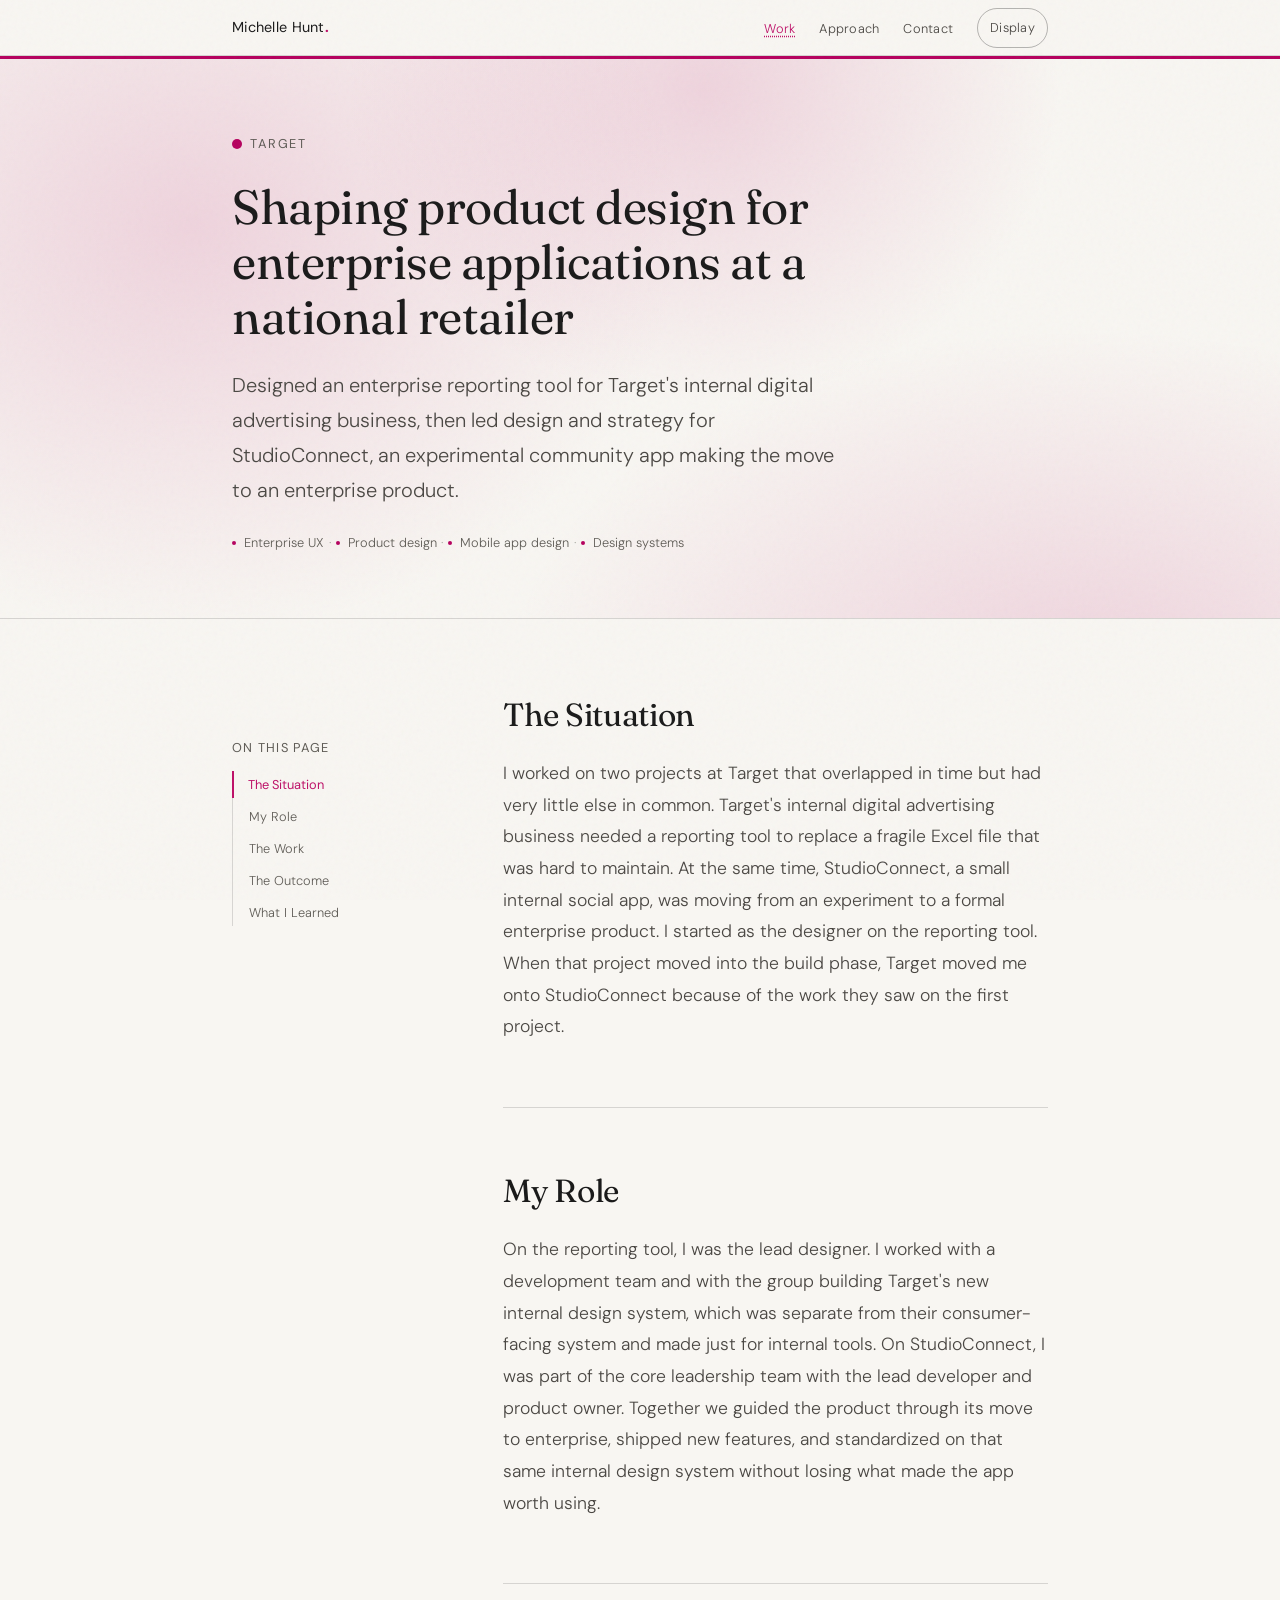
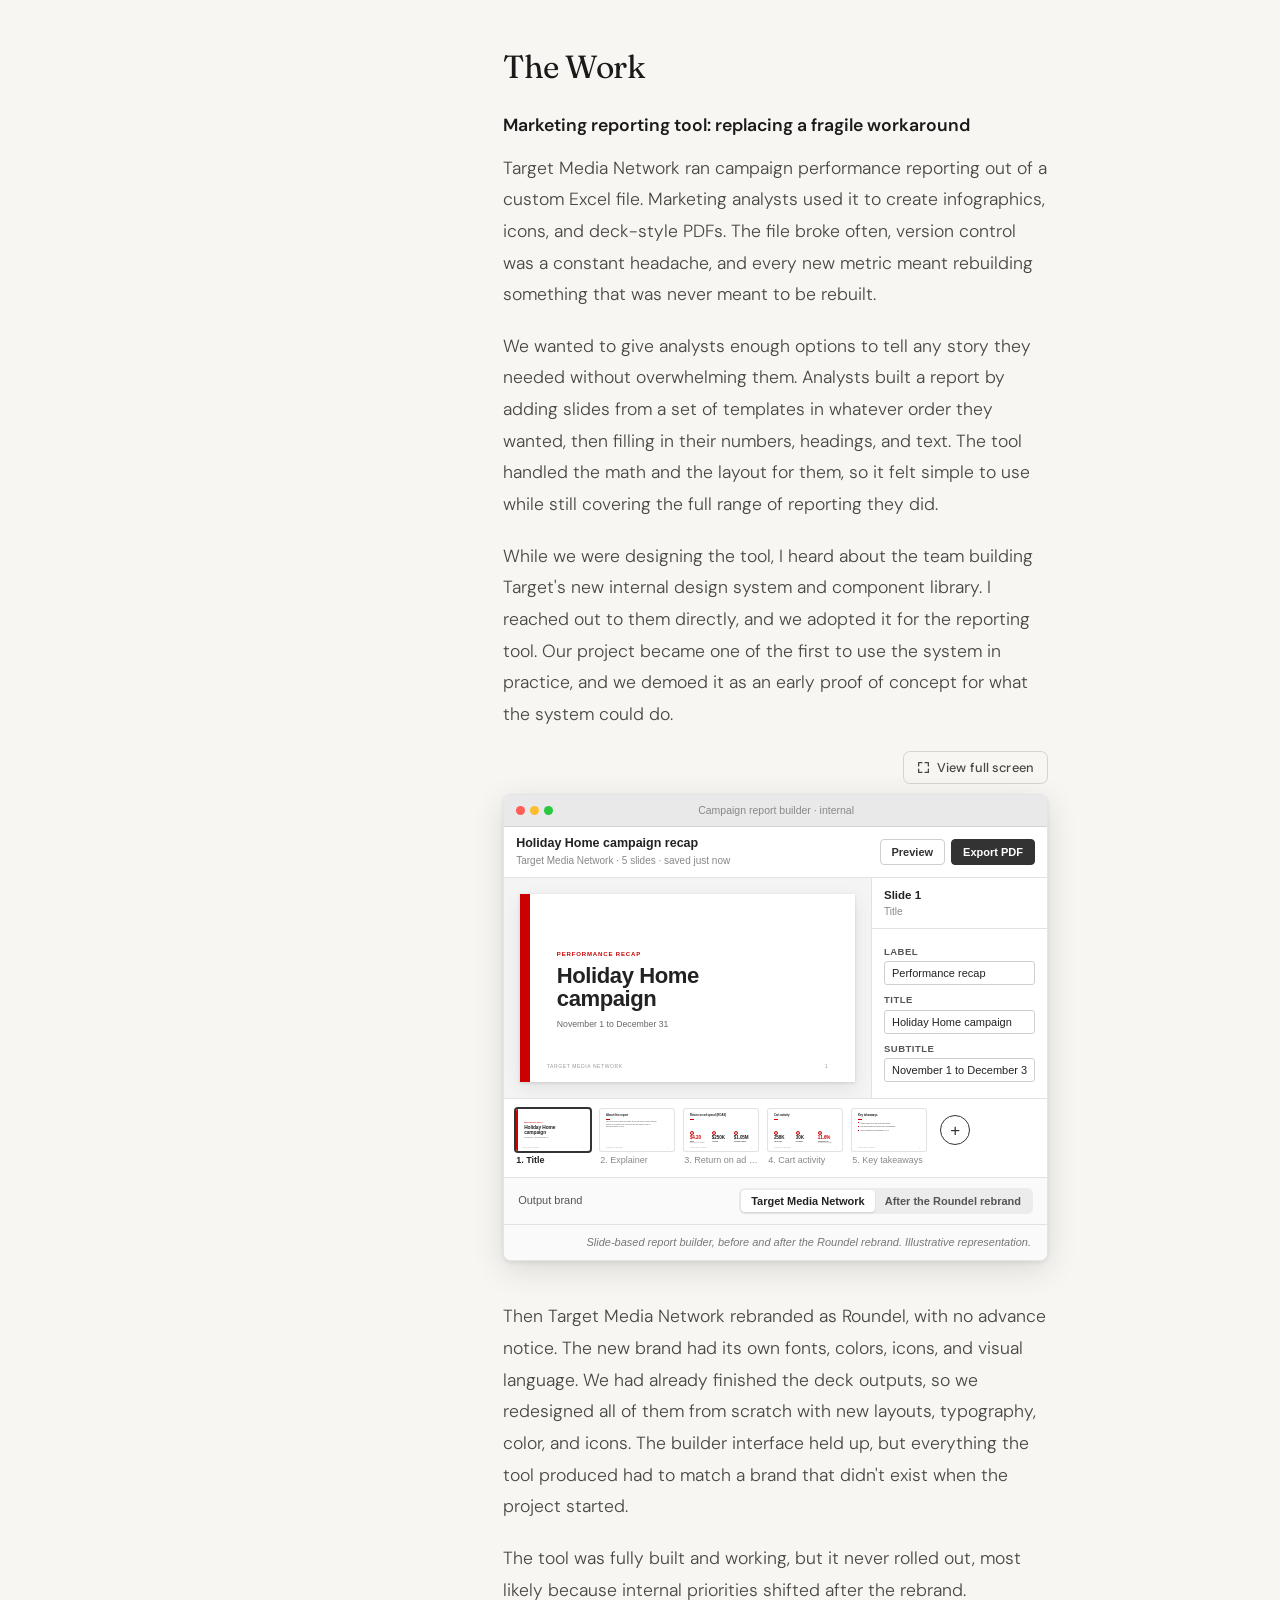
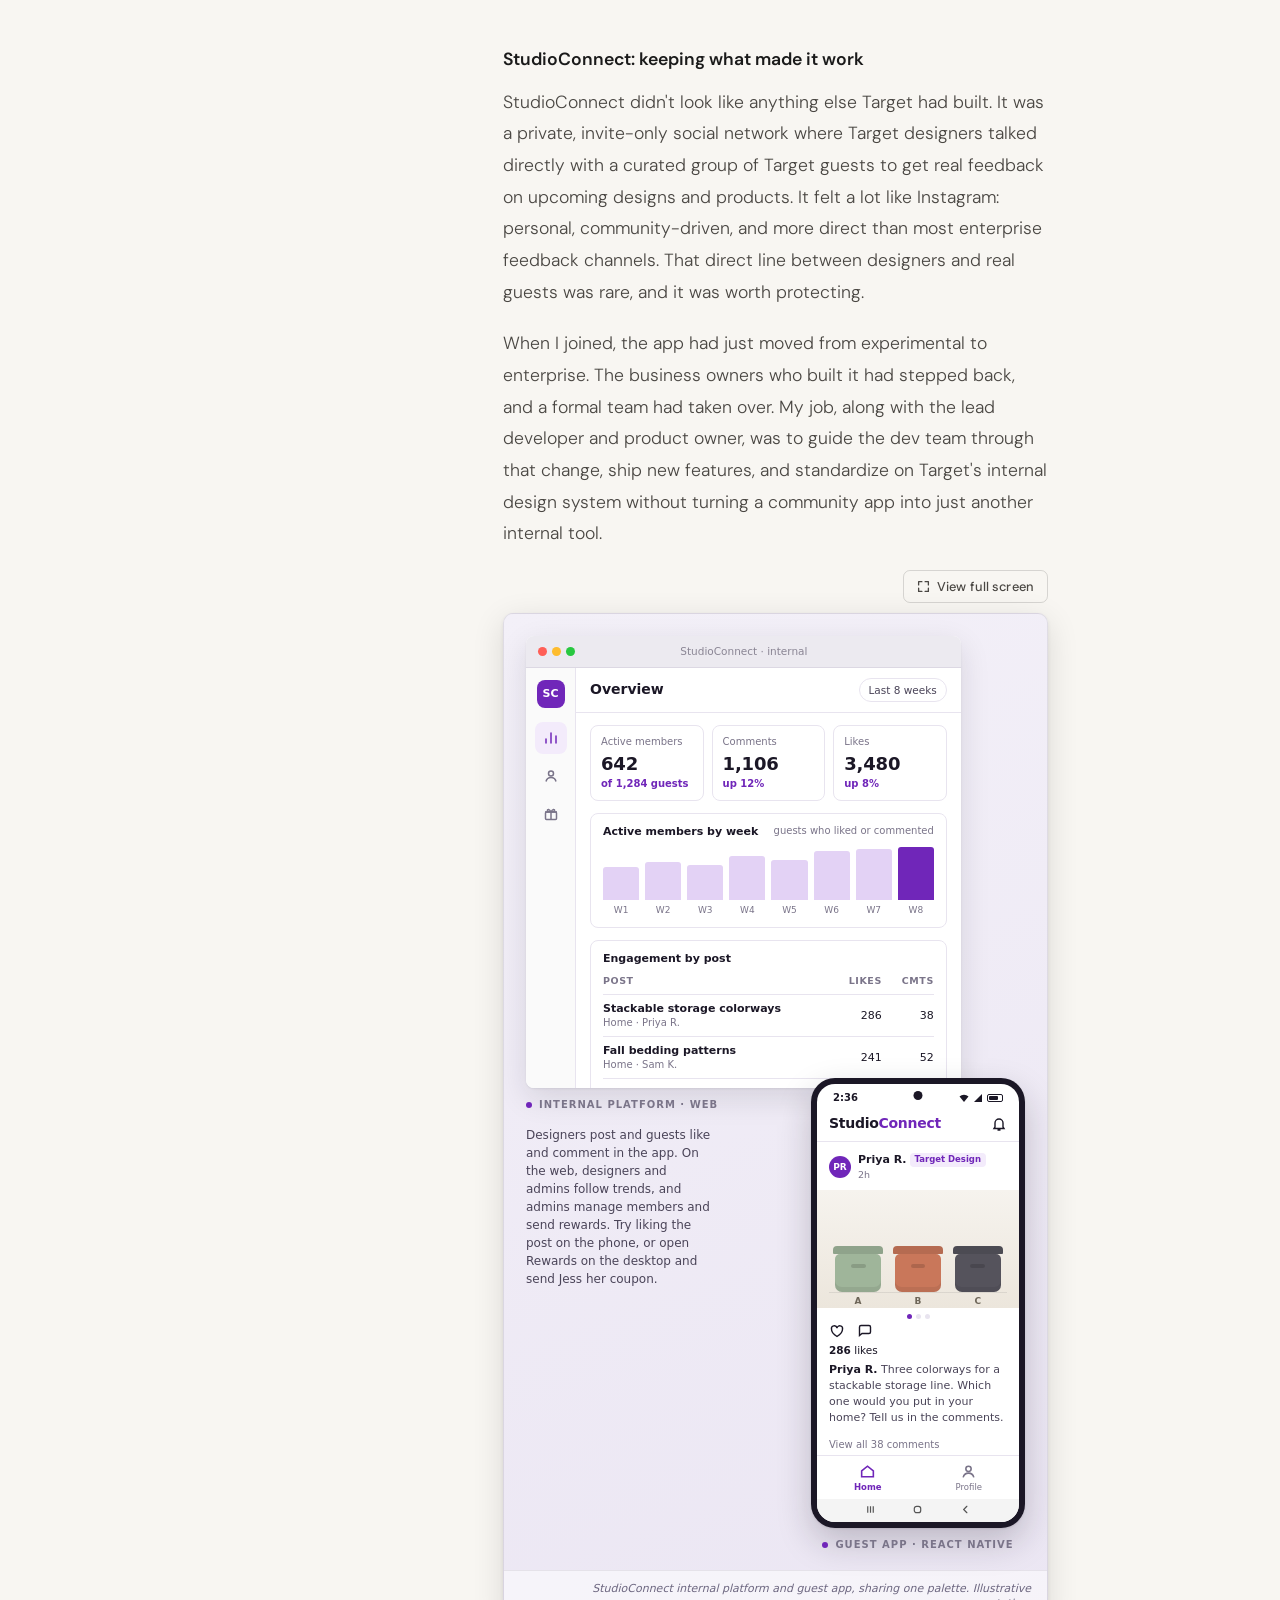
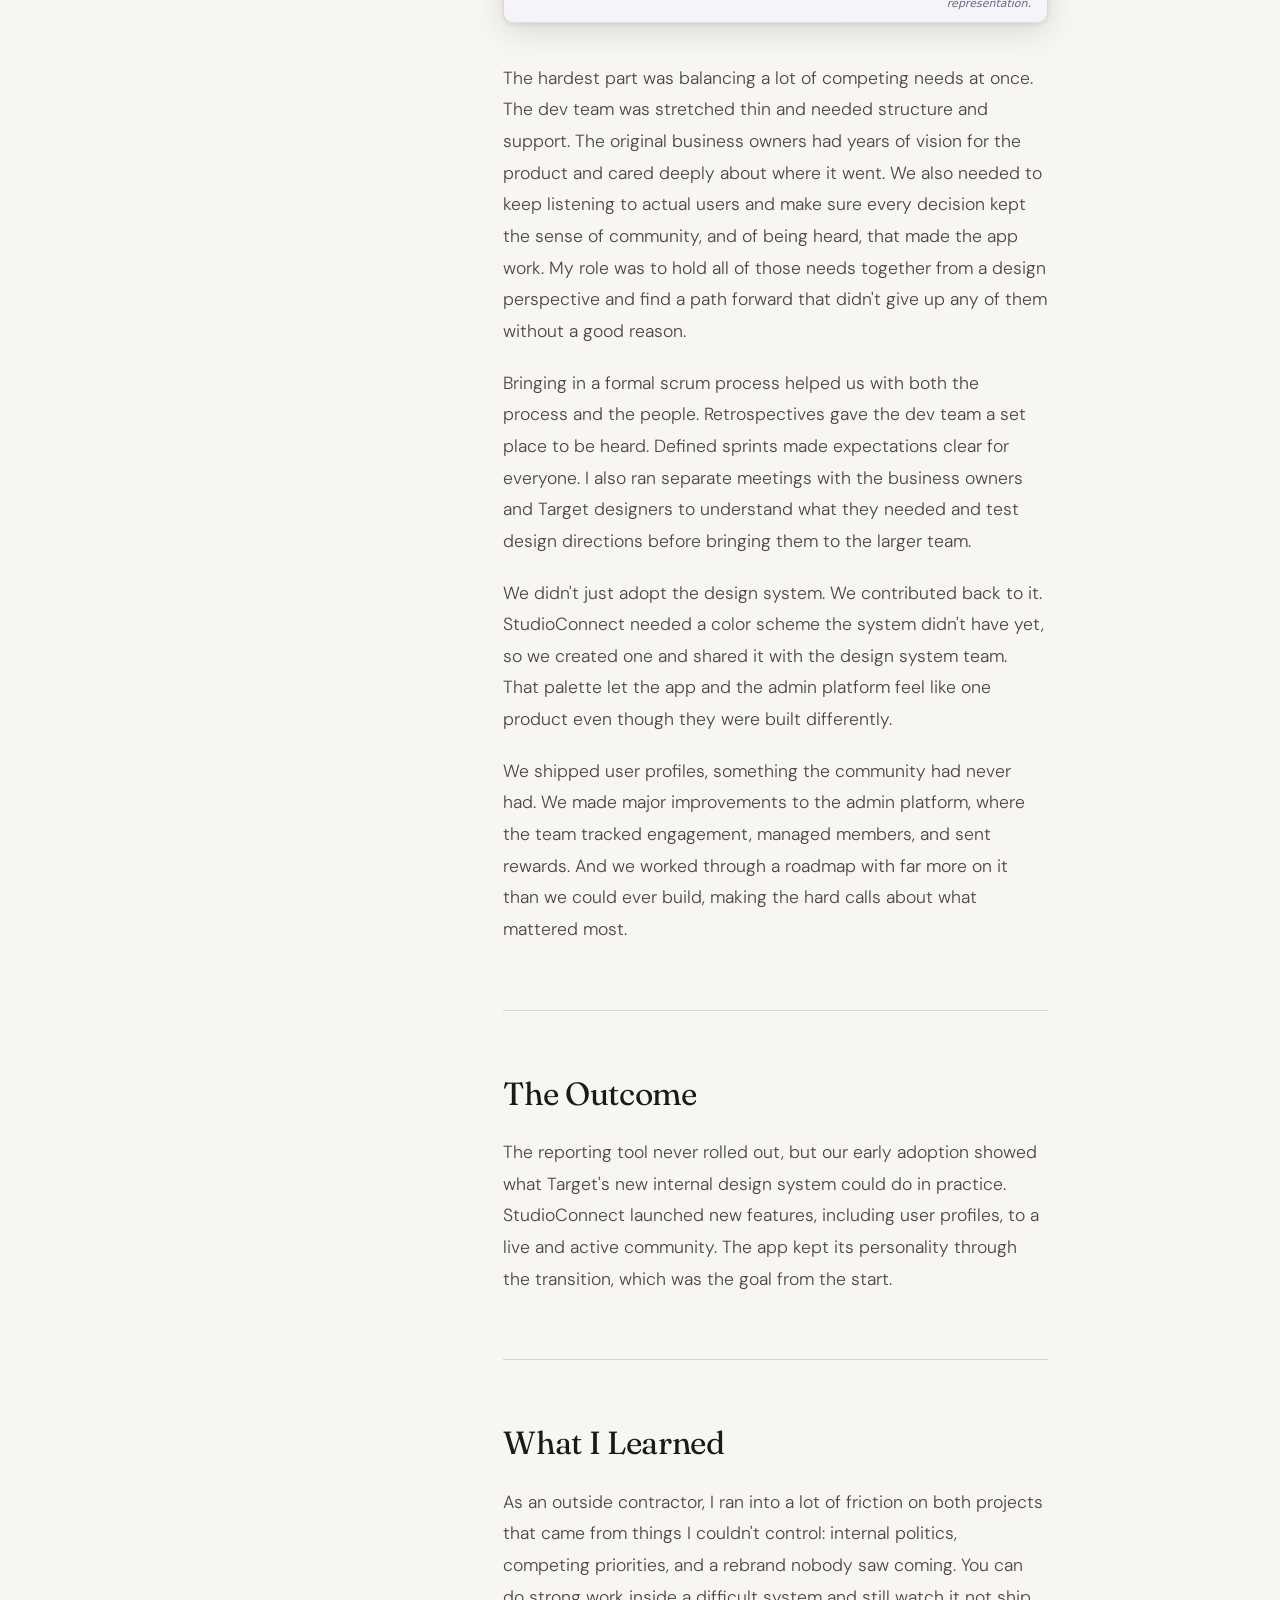
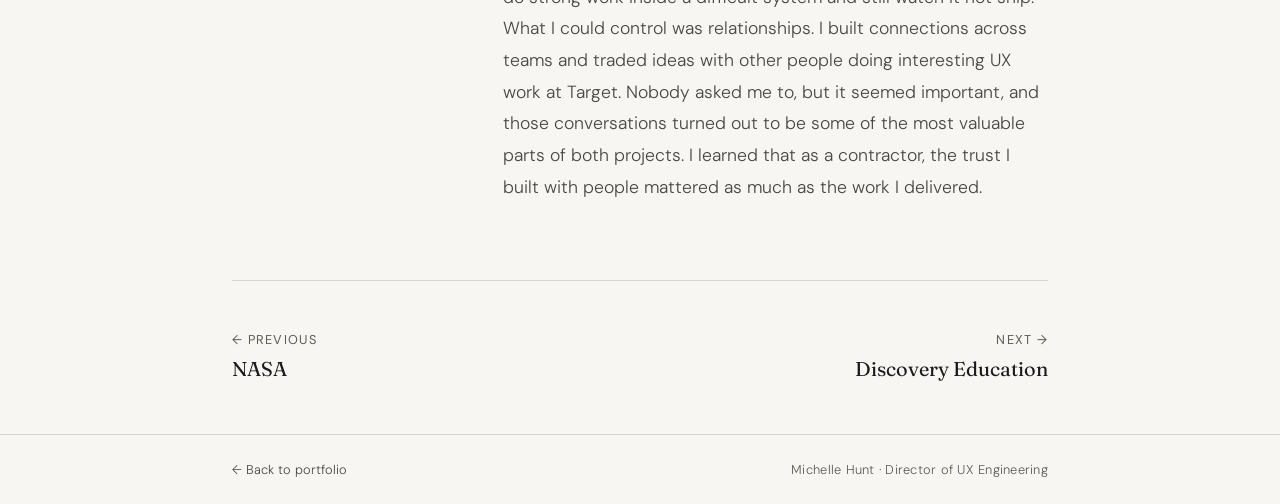
<file: target.html>
<!DOCTYPE html>
<html lang="en" data-theme="auto" data-contrast="standard" data-size="default">
<head>
<meta charset="UTF-8">
  <link rel="icon" type="image/svg+xml" href="favicon.svg">
<meta name="viewport" content="width=device-width, initial-scale=1.0">
<title>Target · Michelle Hunt</title>
<link rel="preconnect" href="https://fonts.googleapis.com">
<link rel="preconnect" href="https://fonts.gstatic.com" crossorigin>
<link href="https://fonts.googleapis.com/css2?family=DM+Sans:ital,opsz,wght@0,9..40,200;0,9..40,300;0,9..40,400;0,9..40,500;1,9..40,200;1,9..40,300&family=Fraunces:ital,opsz,wght@0,9..144,300;0,9..144,400;1,9..144,300;1,9..144,400&display=swap" rel="stylesheet">
<link rel="stylesheet" href="styles.css">
<style>
  :root { --c-page: #b5005e; }
  [data-theme="dark"] { --c-page: #f04d9e; }
  @media (prefers-color-scheme: dark) { :root:not([data-theme="light"]) { --c-page: #f04d9e; } }
  [data-contrast="high"][data-theme="light"],
  [data-contrast="high"]:root:not([data-theme="dark"]) { --c-page: #8c0044; }
  [data-contrast="high"][data-theme="dark"] { --c-page: #ff80c0; }
  @media (prefers-color-scheme: dark) { [data-contrast="high"]:root:not([data-theme="light"]) { --c-page: #ff80c0; } }
</style>
</head>
<body>

<a class="skip-link" href="#main-content">Skip to main content</a>

<div class="sticky-org-mobile" id="sticky-org-mobile" aria-hidden="true">
  <div class="sticky-org-inner">
    <span class="sticky-org-dot"></span>
    <span class="sticky-org-name">Target</span>
  </div>
  <select class="mobile-sticky-select" onchange="scrollToSection(this.value);this.blur();" aria-label="Jump to section">
    <option value="situation">The Situation</option>
    <option value="role">My Role</option>
    <option value="work">The Work</option>
    <option value="outcome">The Outcome</option>
    <option value="learned">What I Learned</option>
  </select>
</div>

<nav class="site-nav">
  <div class="container">
    <a href="index.html" class="nav-name">Michelle Hunt<span>.</span></a>
    <div class="nav-right">
      <ul class="nav-links">
        <li><a href="index.html#work">Work</a></li>
        <li><a href="index.html#philosophy">Approach</a></li>
        <li><a href="index.html#contact">Contact</a></li>
      </ul>
      <div class="nav-wrap">
        <button class="nav-panel-btn menu-btn" id="menu-btn" onclick="togglePanel('menu-panel','menu-btn')" aria-expanded="false" aria-controls="menu-panel" aria-label="Menu">Menu</button>
        <div class="nav-panel menu-panel" id="menu-panel" aria-label="Navigation">
          <a href="index.html#work">Work</a>
          <a href="index.html#philosophy">Approach</a>
          <a href="index.html#contact">Contact</a>
        </div>
      </div>
      <div class="nav-wrap">
        <button class="nav-panel-btn" id="a11y-btn" onclick="togglePanel('a11y-panel','a11y-btn')" aria-expanded="false" aria-controls="a11y-panel" aria-label="Display settings">Display</button>
        <div class="nav-panel" id="a11y-panel" aria-label="Display settings">
          <fieldset class="a11y-group">
            <legend class="a11y-group-label">Mode</legend>
            <div class="a11y-options">
              <button class="a11y-btn" onclick="setTheme('light')"    id="btn-light"    aria-pressed="false">Light</button>
              <button class="a11y-btn" onclick="setTheme('dark')"     id="btn-dark"     aria-pressed="false">Dark</button>
              <button class="a11y-btn" onclick="setTheme('auto')"     id="btn-auto"     aria-pressed="false">Auto</button>
            </div>
          </fieldset>
          <fieldset class="a11y-group">
            <legend class="a11y-group-label">Contrast</legend>
            <div class="a11y-options">
              <button class="a11y-btn" onclick="setContrast('standard')" id="btn-standard" aria-pressed="false">Standard</button>
              <button class="a11y-btn" onclick="setContrast('high')"     id="btn-high"     aria-pressed="false">High (AAA)</button>
            </div>
          </fieldset>
          <fieldset class="a11y-group">
            <legend class="a11y-group-label">Text size</legend>
            <div class="a11y-options">
              <button class="a11y-btn" onclick="setSize('default')" id="btn-default" aria-pressed="false">Default</button>
              <button class="a11y-btn" onclick="setSize('large')"   id="btn-large"   aria-pressed="false">Large</button>
            </div>
          </fieldset>
          <fieldset class="a11y-group">
            <legend class="a11y-group-label">Animation</legend>
            <div class="a11y-options">
              <button class="a11y-btn" onclick="setAnimation('show')"   id="btn-anim-show"   aria-pressed="false">Show</button>
              <button class="a11y-btn" onclick="setAnimation('reduce')" id="btn-anim-reduce" aria-pressed="false">Reduce</button>
              <button class="a11y-btn" onclick="setAnimation('auto')"   id="btn-anim-auto"   aria-pressed="false">Auto</button>
            </div>
          </fieldset>
        </div>
      </div>
    </div>
  </div>
</nav>

<main id="main-content">
  <header class="cs-hero" id="hero">
    <div class="cs-hero-line"></div>
    <div class="container">
      <div class="cs-hero-client-wrap">
        <span class="cs-hero-dot"></span>
        <span class="cs-hero-client">Target</span>
      </div>
      <h1 class="cs-hero-title">Shaping product design for enterprise applications at a national retailer</h1>
      <p class="cs-hero-synopsis">Designed an enterprise reporting tool for Target's internal digital advertising business, then led design and strategy for StudioConnect, an experimental community app making the move to an enterprise product.</p>
      <div class="cs-hero-skills" aria-label="Disciplines">
        <span class="skill-item"><span class="skill-dot"></span>Enterprise UX</span>
        <span class="skill-sep">·</span>
        <span class="skill-item"><span class="skill-dot"></span>Product design</span>
        <span class="skill-sep">·</span>
        <span class="skill-item"><span class="skill-dot"></span>Mobile app design</span>
        <span class="skill-sep">·</span>
        <span class="skill-item"><span class="skill-dot"></span>Design systems</span>
      </div>
    </div>
  </header>

  <div class="container">
    <div class="page-body">

      <div class="sidebar-col">
        <div class="sidebar-sticky">
          <div class="sticky-org-desktop" id="sticky-org-desktop">
            <span class="sticky-org-dot"></span>
            <span class="sticky-org-name">Target</span>
          </div>
          <p class="sidebar-nav-label">On this page</p>
          <nav aria-label="Page sections">
            <ul class="sidebar-nav" id="sidebar-nav">
              <li><a href="#situation">The Situation</a></li>
              <li><a href="#role">My Role</a></li>
              <li><a href="#work">The Work</a></li>
              <li><a href="#outcome">The Outcome</a></li>
              <li><a href="#learned">What I Learned</a></li>
            </ul>
          </nav>
        </div>
      </div>

      <article class="case-content">

        <section class="case-section" id="situation">
          <h2 class="section-heading">The Situation</h2>
          <p>I worked on two projects at Target that overlapped in time but had very little else in common. Target's internal digital advertising business needed a reporting tool to replace a fragile Excel file that was hard to maintain. At the same time, StudioConnect, a small internal social app, was moving from an experiment to a formal enterprise product. I started as the designer on the reporting tool. When that project moved into the build phase, Target moved me onto StudioConnect because of the work they saw on the first project.</p>
        </section>

        <section class="case-section" id="role">
          <h2 class="section-heading">My Role</h2>
          <p>On the reporting tool, I was the lead designer. I worked with a development team and with the group building Target's new internal design system, which was separate from their consumer-facing system and made just for internal tools. On StudioConnect, I was part of the core leadership team with the lead developer and product owner. Together we guided the product through its move to enterprise, shipped new features, and standardized on that same internal design system without losing what made the app worth using.</p>
        </section>

        <section class="case-section" id="work">
          <h2 class="section-heading">The Work</h2>

          <h3 class="subsection-heading">Marketing reporting tool: replacing a fragile workaround</h3>
          <p>Target Media Network ran campaign performance reporting out of a custom Excel file. Marketing analysts used it to create infographics, icons, and deck-style PDFs. The file broke often, version control was a constant headache, and every new metric meant rebuilding something that was never meant to be rebuilt.</p>
          <p>We wanted to give analysts enough options to tell any story they needed without overwhelming them. Analysts built a report by adding slides from a set of templates in whatever order they wanted, then filling in their numbers, headings, and text. The tool handled the math and the layout for them, so it felt simple to use while still covering the full range of reporting they did.</p>
          <p>While we were designing the tool, I heard about the team building Target's new internal design system and component library. I reached out to them directly, and we adopted it for the reporting tool. Our project became one of the first to use the system in practice, and we demoed it as an early proof of concept for what the system could do.</p>
          
          <figure class="rt-visual" id="rt-visual" aria-hidden="true">
            <style>
            /* ── Reporting tool illustrative visual ── */
            .rt-visual {
              --rt-red: #cc0000; --rt-ink: #222; --rt-ink-2: #555; --rt-muted: #888; --rt-line: #e2e2e2; --rt-bg: #f4f4f4; --rt-ui: #333;
              margin: 2rem 0 2.5rem;
              border-radius: 8px; overflow: hidden;
              border: 1px solid rgba(0,0,0,.1);
              box-shadow: 0 2px 4px rgba(0,0,0,.07), 0 8px 32px rgba(0,0,0,.12);
              font-family: 'Helvetica Neue', Helvetica, Arial, sans-serif;
              font-size: 12px; line-height: 1.4; color: var(--rt-ink); font-weight: 400; letter-spacing: normal;
              background: #fff;
            }
            .rt-visual * { box-sizing: border-box; }
            .rt-visual button, .rt-visual input, .rt-visual textarea { font-family: inherit; }

            .rt-chrome { display: flex; align-items: center; gap: 8px; padding: 8px 12px; background: #e9e9e9; border-bottom: 1px solid #d4d4d4; }
            .rt-chrome-dots { display: flex; gap: 5px; }
            .rt-chrome-dots span { width: 9px; height: 9px; border-radius: 50%; }
            .rt-chrome-dots span:nth-child(1) { background: #ff5f57; }
            .rt-chrome-dots span:nth-child(2) { background: #febc2e; }
            .rt-chrome-dots span:nth-child(3) { background: #28c840; }
            .rt-chrome-url { flex: 1; text-align: center; margin-right: 44px; font-size: 10.5px; color: #888; }

            .rt-top { display: flex; align-items: center; justify-content: space-between; gap: 10px; padding: 8px 12px; border-bottom: 1px solid var(--rt-line); }
            .rt-doc { min-width: 0; }
            .rt-doc b { display: block; font-size: 12.5px; font-weight: 700; white-space: nowrap; overflow: hidden; text-overflow: ellipsis; }
            .rt-doc small { font-size: 10px; color: var(--rt-muted); }
            .rt-actions { flex: none; display: flex; gap: 6px; }
            .rt-btn { padding: 6px 11px; border-radius: 4px; border: 1px solid #cfcfcf; background: #fff; color: var(--rt-ui); font-size: 11px; font-weight: 600; cursor: pointer; transition: background .15s ease; }
            .rt-btn:hover { background: var(--rt-bg); }
            .rt-btn.dark { border-color: var(--rt-ui); background: var(--rt-ui); color: #fff; }
            .rt-btn.dark:hover { background: #111; }

            .rt-work { display: flex; min-height: 0; }
            .rt-stage { flex: 1; min-width: 0; padding: 16px; background: var(--rt-bg); display: flex; align-items: center; justify-content: center; }
            .rt-stage .rt-slide { width: 100%; box-shadow: 0 1px 3px rgba(0,0,0,.12), 0 6px 18px rgba(0,0,0,.08); }

            .rt-panel { flex: none; width: 176px; border-left: 1px solid var(--rt-line); display: flex; flex-direction: column; background: #fff; }
            .rt-panel-h { padding: 9px 12px 8px; border-bottom: 1px solid var(--rt-line); }
            .rt-panel-h b { display: block; font-size: 11.5px; }
            .rt-panel-h small { font-size: 10px; color: var(--rt-muted); }
            .rt-fields { flex: 1; padding: 8px 12px 12px; overflow-y: auto; scrollbar-width: thin; height: 0; }
            .rt-f { margin-top: 8px; }
            .rt-f label { display: block; margin-bottom: 3px; font-size: 9.5px; font-weight: 700; letter-spacing: .05em; text-transform: uppercase; color: var(--rt-ink-2); }
            .rt-f input, .rt-f textarea { width: 100%; padding: 5px 7px; border: 1px solid #cfcfcf; border-radius: 3px; background: #fff; font-size: 11px; color: var(--rt-ink); outline: none; transition: border-color .15s ease, box-shadow .15s ease; }
            .rt-f textarea { resize: none; height: 70px; line-height: 1.35; }
            .rt-f input:focus, .rt-f textarea:focus { border-color: var(--rt-ui); box-shadow: 0 0 0 2px rgba(51,51,51,.12); }
            .rt-f .rt-calc { padding: 5px 7px; border-radius: 3px; background: var(--rt-bg); font-size: 11px; font-weight: 700; display: flex; justify-content: space-between; }
            .rt-f .rt-calc span { font-weight: 400; font-size: 9.5px; color: var(--rt-muted); align-self: center; }
            .rt-f .rt-pre { position: relative; }
            .rt-f .rt-pre input { padding-left: 16px; }
            .rt-f .rt-pre::before { content: '$'; position: absolute; left: 7px; top: 50%; transform: translateY(-50%); font-size: 11px; color: var(--rt-muted); }

            .rt-strip { position: relative; display: flex; align-items: center; gap: 10px; padding: 10px 12px 12px; border-top: 1px solid var(--rt-line); overflow-x: auto; scrollbar-width: thin; }
            .rt-thumb { flex: none; width: 74px; padding: 0; border: none; background: none; cursor: pointer; text-align: left; }
            .rt-thumb .rt-slide { width: 100%; border-radius: 2px; box-shadow: 0 0 0 1px var(--rt-line); pointer-events: none; transition: box-shadow .15s ease; }
            .rt-thumb:hover .rt-slide { box-shadow: 0 0 0 1px #aaa; }
            .rt-thumb.is-on .rt-slide { box-shadow: 0 0 0 2px var(--rt-ui); }
            .rt-thumb > span { display: block; margin-top: 4px; font-size: 9px; color: var(--rt-muted); white-space: nowrap; overflow: hidden; text-overflow: ellipsis; }
            .rt-thumb.is-on > span { color: var(--rt-ink); font-weight: 700; }
            .rt-thumb.is-new .rt-slide { animation: rtIn .4s cubic-bezier(.2,.8,.25,1); }
            @keyframes rtIn { from { opacity: 0; transform: scale(.85); } to { opacity: 1; transform: none; } }
            .rt-add { flex: none; width: 30px; height: 30px; margin: 0 4px 14px; border-radius: 50%; border: 1.5px solid var(--rt-ui); background: #fff; color: var(--rt-ui); font-size: 17px; line-height: 1; cursor: pointer; display: flex; align-items: center; justify-content: center; transition: background .15s ease, color .15s ease; }
            .rt-add:hover, .rt-add.is-open { background: var(--rt-ui); color: #fff; }

            .rt-menu { position: absolute; z-index: 5; right: 12px; bottom: 58px; width: 190px; padding: 6px; border-radius: 6px; background: #fff; border: 1px solid #d4d4d4; box-shadow: 0 8px 24px rgba(0,0,0,.16); }
            .rt-menu[hidden] { display: none; }
            .rt-menu p { margin: 2px 6px 5px; font-size: 9.5px; font-weight: 700; letter-spacing: .05em; text-transform: uppercase; color: var(--rt-muted); }
            .rt-menu button { display: block; width: 100%; padding: 6px 8px; border: none; border-radius: 4px; background: none; text-align: left; font-size: 11px; color: var(--rt-ink); cursor: pointer; }
            .rt-menu button small { display: block; font-size: 9.5px; color: var(--rt-muted); }
            .rt-menu button:hover { background: var(--rt-bg); }
            .rt-wrap { position: relative; }

            /* ── slides (Target Media Network style) ── */
            .rt-slide { container-type: inline-size; position: relative; aspect-ratio: 16 / 9; overflow: hidden; background: #fff; color: #222; font-family: 'Helvetica Neue', Helvetica, Arial, sans-serif; }
            .rt-s { position: absolute; inset: 0; padding: 7cqw 8cqw 6cqw; display: flex; flex-direction: column; }
            .rt-s-foot { position: absolute; left: 8cqw; right: 8cqw; bottom: 3.6cqw; display: flex; justify-content: space-between; font-size: 1.5cqw; letter-spacing: .12em; text-transform: uppercase; color: #999; }
            .rt-s-h { font-size: 3.8cqw; font-weight: 700; line-height: 1.1; letter-spacing: -.01em; }
            .rt-s-h::after { content: ''; display: block; width: 6cqw; height: .6cqw; margin-top: 1.8cqw; background: var(--rt-red); }
            .rt-s-p { margin-top: 3cqw; font-size: 2.2cqw; line-height: 1.5; color: #555; max-width: 70cqw; white-space: pre-line; }

            .rt-s.title { justify-content: center; padding-left: 11cqw; }
            .rt-s.title::before { content: ''; position: absolute; left: 0; top: 0; bottom: 0; width: 3cqw; background: var(--rt-red); }
            .rt-s-eyebrow { font-size: 1.8cqw; font-weight: 700; letter-spacing: .14em; text-transform: uppercase; color: var(--rt-red); margin-bottom: 2cqw; }
            .rt-s-t { font-size: 6.6cqw; font-weight: 700; line-height: 1.04; letter-spacing: -.02em; max-width: 72cqw; }
            .rt-s-sub { margin-top: 2.2cqw; font-size: 2.6cqw; color: #666; }

            .rt-s-stats { display: flex; gap: 5cqw; margin-top: auto; margin-bottom: 4cqw; }
            .rt-stat { flex: 1; min-width: 0; }
            .rt-ico { width: 5.2cqw; height: 5.2cqw; border-radius: 50%; border: .4cqw solid var(--rt-red); color: var(--rt-red); display: flex; align-items: center; justify-content: center; margin-bottom: 1.4cqw; }
            .rt-ico svg { width: 2.8cqw; height: 2.8cqw; }
            .rt-num { font-size: 6.2cqw; font-weight: 700; letter-spacing: -.02em; line-height: 1; }
            .rt-stat.hero .rt-num { color: var(--rt-red); }
            .rt-lbl { margin-top: 1cqw; font-size: 1.9cqw; font-weight: 700; color: #333; }
            .rt-lbl small { display: block; font-weight: 400; color: #888; font-size: 1.7cqw; margin-top: .3cqw; }

            .rt-s-list { margin: 3.4cqw 0 0; padding: 0; list-style: none; }
            .rt-s-list li { position: relative; padding-left: 3.4cqw; margin-bottom: 1.8cqw; font-size: 2.3cqw; line-height: 1.4; color: #444; }
            .rt-s-list li::before { content: ''; position: absolute; left: 0; top: .9cqw; width: 1.3cqw; height: 1.3cqw; background: var(--rt-red); }


            /* ── compare bar + Roundel output style ── */
            .rt-compare { display: flex; align-items: center; justify-content: space-between; gap: 12px; flex-wrap: wrap; padding: 10px 14px; background: #fafafa; border-top: 1px solid var(--rt-line); }
            .rt-compare > span { font-size: 11px; color: var(--rt-ink-2); }
            .rt-seg { display: inline-flex; padding: 2px; border-radius: 6px; background: #ececec; }
            .rt-seg button { padding: 5px 10px; border: none; border-radius: 4px; background: none; font-size: 11px; font-weight: 600; color: var(--rt-ink-2); cursor: pointer; transition: background .15s ease, color .15s ease; }
            .rt-seg button.on { background: #fff; color: var(--rt-ink); box-shadow: 0 1px 2px rgba(0,0,0,.12); }

            .rt-ring { display: none; }
            .rt-visual.is-roundel { --rt-c: #d4f6fa; --rt-c2: #5fd3e6; --rt-y: #ffd23f; --rt-m: #e11fb4; }
            .rt-visual.is-roundel .rt-ico { width: 5.6cqw; height: 5.6cqw; border: .16cqw solid #111; color: #111; margin-bottom: 1.8cqw; }
            .rt-visual.is-roundel .rt-ico svg { width: 3cqw; height: 3cqw; stroke-width: .9; }
            .rt-visual.is-roundel .rt-ring { display: block; position: absolute; border-radius: 50%; pointer-events: none;
              background:
                repeating-radial-gradient(circle, transparent 0 2.2cqw, rgba(255,255,255,.75) 2.2cqw 2.6cqw),
                radial-gradient(circle, #e9fbfd 0%, var(--rt-c2) 45%, #3fbfd6 75%); }
            .rt-visual.is-roundel .rt-s:not(.title):not(.list) .rt-ring { width: 46cqw; height: 46cqw; right: -18cqw; top: -20cqw;
              background: radial-gradient(circle, rgba(95,211,230,.55) 0%, rgba(95,211,230,.28) 35%, rgba(212,246,250,.18) 55%, rgba(255,255,255,0) 70%); }
            .rt-visual.is-roundel .rt-s.list .rt-ring { width: 44cqw; height: 44cqw; right: -12cqw; bottom: -14cqw;
              background:
                repeating-radial-gradient(circle, transparent 0 2.4cqw, rgba(255,255,255,.72) 2.4cqw 2.8cqw),
                radial-gradient(circle, #f3e0ff 0%, #c86ef0 35%, var(--rt-m) 70%); }
            .rt-visual.is-roundel .rt-s.title .rt-ring { width: 64cqw; height: 64cqw; right: -18cqw; top: 50%; transform: translateY(-50%);
              background:
                repeating-radial-gradient(circle, transparent 0 3.2cqw, rgba(255,255,255,.7) 3.2cqw 3.7cqw),
                radial-gradient(circle, #fff6d6 0%, var(--rt-y) 32%, #f0709a 62%, var(--rt-m) 82%); }
            .rt-visual.is-roundel .rt-s-h { font-weight: 400; font-size: 4.2cqw; letter-spacing: -.02em; }
            .rt-visual.is-roundel .rt-s-h::after { display: none; }
            .rt-visual.is-roundel .rt-s-p { margin-top: 2.4cqw; }
            .rt-visual.is-roundel .rt-s-stats { margin: auto -8cqw 0; padding: 4cqw 8cqw 9cqw; background: var(--rt-c); }
            .rt-visual.is-roundel .rt-num { font-size: 6.6cqw; font-weight: 400; letter-spacing: -.03em; }
            .rt-visual.is-roundel .rt-stat.hero .rt-num { color: var(--rt-m); }
            .rt-visual.is-roundel .rt-lbl { font-weight: 400; color: #222; }
            .rt-visual.is-roundel .rt-s-list li::before { border-radius: 50%; background: var(--rt-m); }
            .rt-visual.is-roundel .rt-s.title { padding-left: 8cqw; }
            .rt-visual.is-roundel .rt-s.title::before { display: none; }
            .rt-visual.is-roundel .rt-s-eyebrow { color: var(--rt-m); font-weight: 400; letter-spacing: .08em; }
            .rt-visual.is-roundel .rt-s-t { position: relative; max-width: 50cqw; font-weight: 400; letter-spacing: -.03em; }
            .rt-visual.is-roundel .rt-s-sub, .rt-visual.is-roundel .rt-s-eyebrow { position: relative; }
            .rt-visual.is-roundel .rt-s-foot { z-index: 1; }
            .rt-slide, .rt-slide * { transition: color .3s ease, border-color .3s ease, background-color .3s ease; }
            .rt-caption { display: block; margin: 0; padding: 10px 16px; font-size: 11px; font-style: italic; color: #777; text-align: right; background: #fafafa; border-top: 1px solid var(--rt-line); }

            .rt-visual.ex-in-modal .rt-panel { width: 240px; }
            .rt-visual.ex-in-modal .rt-stage { padding: 28px 40px; }
            .rt-visual.ex-in-modal .rt-thumb { width: 104px; }

            /* entrance */
            .rt-top, .rt-stage .rt-slide, .rt-panel, .rt-strip { opacity: 0; transition: opacity .5s ease, transform .6s cubic-bezier(.2,.8,.25,1); }
            .rt-stage .rt-slide { transform: translateY(14px) scale(.97); }
            .rt-visual.is-visible .rt-top { opacity: 1; }
            .rt-visual.is-visible .rt-stage .rt-slide { opacity: 1; transform: none; transition-delay: .12s; }
            .rt-visual.is-visible .rt-panel { opacity: 1; transition-delay: .24s; }
            .rt-visual.is-visible .rt-strip { opacity: 1; transition-delay: .34s; }
            @media (prefers-reduced-motion: reduce) {
              :root:not([data-motion="on"]) .rt-top, :root:not([data-motion="on"]) .rt-stage .rt-slide,
              :root:not([data-motion="on"]) .rt-panel, :root:not([data-motion="on"]) .rt-strip { opacity: 1 !important; transform: none !important; transition: none !important; }
              :root:not([data-motion="on"]) .rt-thumb.is-new .rt-slide { animation: none; }
            }
            [data-motion="off"] .rt-top, [data-motion="off"] .rt-stage .rt-slide,
            [data-motion="off"] .rt-panel, [data-motion="off"] .rt-strip { opacity: 1 !important; transform: none !important; transition: none !important; }
            [data-motion="off"] .rt-thumb.is-new .rt-slide { animation: none; }

            @media (max-width: 600px) {
              .rt-work { flex-direction: column; }
              .rt-panel { width: auto; border-left: none; border-top: 1px solid var(--rt-line); }
              .rt-fields { height: auto; max-height: 220px; }
              .rt-actions .rt-btn:not(.dark) { display: none; }
            }
            </style>

            <div class="rt-chrome">
              <div class="rt-chrome-dots"><span></span><span></span><span></span></div>
              <span class="rt-chrome-url">Campaign report builder &middot; internal</span>
            </div>
            <div class="rt-top">
              <div class="rt-doc"><b>Holiday Home campaign recap</b><small><span id="rt-brandname">Target Media Network</span> &middot; <span id="rt-count">5</span> slides &middot; saved just now</small></div>
              <div class="rt-actions"><button class="rt-btn" tabindex="-1">Preview</button><button class="rt-btn dark" tabindex="-1">Export PDF</button></div>
            </div>
            <div class="rt-wrap">
              <div class="rt-work">
                <div class="rt-stage"><div class="rt-slide" id="rt-canvas"></div></div>
                <div class="rt-panel">
                  <div class="rt-panel-h"><b id="rt-panel-title">Slide 1</b><small id="rt-panel-type">Title</small></div>
                  <div class="rt-fields" id="rt-fields"></div>
                </div>
              </div>
              <div class="rt-strip" id="rt-strip"></div>
              <div class="rt-menu" id="rt-menu" hidden>
                <p>Add a slide</p>
                <button tabindex="-1" data-add="section">Section intro<small>Heading and short intro</small></button>
                <button tabindex="-1" data-add="text">Explainer<small>Heading and paragraph</small></button>
                <button tabindex="-1" data-add="roas">Return on ad spend<small>Spend, revenue, ROAS</small></button>
                <button tabindex="-1" data-add="cart">Cart activity<small>Add to carts, purchases, conversion</small></button>
                <button tabindex="-1" data-add="list">Key takeaways<small>Heading and bullet points</small></button>
              </div>
            </div>

            <div class="rt-compare">
              <span>Output brand</span>
              <div class="rt-seg"><button class="on" tabindex="-1" data-brand="tmn">Target Media Network</button><button tabindex="-1" data-brand="roundel">After the Roundel rebrand</button></div>
            </div>

            <figcaption class="rt-caption">Slide-based report builder, before and after the Roundel rebrand. Illustrative representation.</figcaption>

            <script>
            (function () {
              function motionOff() {
                var m = document.documentElement.getAttribute('data-motion');
                if (m === 'off') return true;
                if (m === 'on')  return false;
                return window.matchMedia('(prefers-reduced-motion: reduce)').matches;
              }
              var vis = document.getElementById('rt-visual');
              if (motionOff()) { vis.classList.add('is-visible'); }
              else { new IntersectionObserver(function (ee) { ee.forEach(function (e) { if (e.isIntersecting) vis.classList.add('is-visible'); }); }, { threshold: 0.15 }).observe(vis); }

              var ICON = {
                cash: '<svg viewBox="0 0 16 16" fill="none" stroke="currentColor" stroke-width="1.6"><circle cx="8" cy="8" r="6"/><path d="M10 5.8C9.6 5.2 8.9 5 8 5c-1.2 0-2 .6-2 1.5S6.8 7.7 8 8s2 .7 2 1.6S9.2 11 8 11c-.9 0-1.7-.3-2-1M8 3.8V5M8 11v1.2"/></svg>',
                trend: '<svg viewBox="0 0 16 16" fill="none" stroke="currentColor" stroke-width="1.6" stroke-linecap="round" stroke-linejoin="round"><path d="M2.5 11.5 6.5 7.5l2.5 2.5 4.5-5M10 5h3.5v3.5"/></svg>',
                cart: '<svg viewBox="0 0 16 16" fill="none" stroke="currentColor" stroke-width="1.6" stroke-linejoin="round"><path d="M1.5 2.5h2l1.6 7.5h7.4l1.5-5.5H4.3"/><circle cx="6.2" cy="13" r="1"/><circle cx="11.6" cy="13" r="1"/></svg>',
                bag: '<svg viewBox="0 0 16 16" fill="none" stroke="currentColor" stroke-width="1.6" stroke-linejoin="round"><path d="M3 5.5h10l-.8 8H3.8zM5.8 5.5V4a2.2 2.2 0 0 1 4.4 0v1.5"/></svg>',
                pct: '<svg viewBox="0 0 16 16" fill="none" stroke="currentColor" stroke-width="1.6" stroke-linecap="round"><path d="M12 4 4 12"/><circle cx="4.8" cy="4.8" r="1.6"/><circle cx="11.2" cy="11.2" r="1.6"/></svg>'
              };
              var NAMES = { title: 'Title', section: 'Section intro', text: 'Explainer', roas: 'Return on ad spend', cart: 'Cart activity', list: 'Key takeaways' };
              var FIELDS = {
                title:   [['eyebrow','Label'], ['title','Title'], ['sub','Subtitle']],
                section: [['heading','Heading'], ['body','Intro text','area']],
                text:    [['heading','Heading'], ['body','Paragraph','area']],
                roas:    [['heading','Heading'], ['spend','Ad spend','money'], ['rev','Attributed revenue','money'], ['calc:roas','ROAS']],
                cart:    [['heading','Heading'], ['atc','Add to carts','num'], ['buy','Purchases','num'], ['calc:conv','Conversion rate']],
                list:    [['heading','Heading'], ['items','Points, one per line','area']]
              };
              var DEFAULTS = {
                section: { heading: 'Campaign results', body: 'How the holiday home campaign performed across onsite and offsite placements.' },
                text:    { heading: 'About this report', body: 'Numbers reflect guests who saw an ad and then added to cart or purchased within 14 days.' },
                roas:    { heading: 'Return on ad spend (ROAS)', spend: '120000', rev: '468000' },
                cart:    { heading: 'Cart activity', atc: '94000', buy: '11200' },
                list:    { heading: 'Key takeaways', items: 'First takeaway\nSecond takeaway\nThird takeaway' }
              };
              var slides = [
                { t: 'title', d: { eyebrow: 'Performance recap', title: 'Holiday Home campaign', sub: 'November 1 to December 31' } },
                { t: 'text',  d: { heading: 'About this report', body: 'This recap covers onsite and offsite ads for the holiday home collection. Results count guests who saw an ad and then added to cart or purchased within 14 days.' } },
                { t: 'roas',  d: { heading: 'Return on ad spend (ROAS)', spend: '250000', rev: '1050000' } },
                { t: 'cart',  d: { heading: 'Cart activity', atc: '258000', buy: '30000' } },
                { t: 'list',  d: { heading: 'Key takeaways', items: 'Offsite video drove the most new guests\nCart adds peaked the week after Thanksgiving\nDecor outperformed bedding by 2 to 1' } }
              ];
              var sel = 0;

              function esc(s) { return String(s == null ? '' : s).replace(/[&<>"]/g, function (c) { return { '&': '&amp;', '<': '&lt;', '>': '&gt;', '"': '&quot;' }[c]; }); }
              function n(v) { var x = parseFloat(String(v).replace(/[^0-9.]/g, '')); return isFinite(x) ? x : 0; }
              function compact(x) {
                if (x >= 1e6) return (x / 1e6).toFixed(x >= 1e7 ? 1 : 2).replace(/\.?0+$/, '') + 'M';
                if (x >= 1e3) return (x / 1e3).toFixed(x >= 1e5 ? 0 : 1).replace(/\.0$/, '') + 'K';
                return String(Math.round(x));
              }
              function calc(s, key) {
                var d = s.d;
                if (key === 'roas') { var sp = n(d.spend); return sp ? '$' + (n(d.rev) / sp).toFixed(2) : '$0.00'; }
                if (key === 'conv') { var a = n(d.atc); return a ? (n(d.buy) / a * 100).toFixed(1) + '%' : '0%'; }
                return '';
              }
              var BRAND = 'Target Media Network';
              function foot(i) { return '<div class="rt-s-foot"><span>' + BRAND + '</span><span>' + (i + 1) + '</span></div>'; }
              function stat(icon, num, lbl, sub, hero) {
                return '<div class="rt-stat' + (hero ? ' hero' : '') + '"><div class="rt-ico">' + ICON[icon] + '</div><div class="rt-num">' + num + '</div><div class="rt-lbl">' + lbl + (sub ? '<small>' + sub + '</small>' : '') + '</div></div>';
              }
              function html(s, i) {
                var d = s.d;
                switch (s.t) {
                  case 'title':
                    return '<div class="rt-s title"><i class="rt-ring"></i><div class="rt-s-eyebrow">' + esc(d.eyebrow) + '</div><div class="rt-s-t">' + esc(d.title) + '</div><div class="rt-s-sub">' + esc(d.sub) + '</div>' + foot(i) + '</div>';
                  case 'section':
                  case 'text':
                    return '<div class="rt-s"><i class="rt-ring"></i><div class="rt-s-h">' + esc(d.heading) + '</div><div class="rt-s-p">' + esc(d.body) + '</div>' + foot(i) + '</div>';
                  case 'roas':
                    return '<div class="rt-s"><div class="rt-s-h">' + esc(d.heading) + '</div><div class="rt-s-stats">' +
                      stat('trend', calc(s, 'roas'), 'ROAS', 'revenue for every $1 spent', true) +
                      stat('cash', '$' + compact(n(d.spend)), 'Ad spend') +
                      stat('bag', '$' + compact(n(d.rev)), 'Attributed revenue') +
                      '</div>' + foot(i) + '</div>';
                  case 'cart':
                    return '<div class="rt-s"><div class="rt-s-h">' + esc(d.heading) + '</div><div class="rt-s-stats">' +
                      stat('cart', compact(n(d.atc)), 'Add to carts') +
                      stat('bag', compact(n(d.buy)), 'Purchases') +
                      stat('pct', calc(s, 'conv'), 'Conversion rate', 'purchases from cart adds', true) +
                      '</div>' + foot(i) + '</div>';
                  case 'list':
                    var items = String(d.items || '').split('\n').filter(function (x) { return x.trim(); }).slice(0, 5);
                    return '<div class="rt-s list"><i class="rt-ring"></i><div class="rt-s-h">' + esc(d.heading) + '</div><ul class="rt-s-list">' + items.map(function (x) { return '<li>' + esc(x) + '</li>'; }).join('') + '</ul>' + foot(i) + '</div>';
                }
                return '';
              }

              var canvas = document.getElementById('rt-canvas');
              var strip = document.getElementById('rt-strip');
              var fields = document.getElementById('rt-fields');
              var menu = document.getElementById('rt-menu');

              function drawCanvas() { canvas.innerHTML = html(slides[sel], sel); }
              function drawThumb(i) { var t = strip.querySelector('[data-i="' + i + '"] .rt-slide'); if (t) t.innerHTML = html(slides[i], i); }
              function drawStrip(newIdx) {
                strip.innerHTML = slides.map(function (s, i) {
                  return '<button class="rt-thumb' + (i === sel ? ' is-on' : '') + (i === newIdx ? ' is-new' : '') + '" data-i="' + i + '" tabindex="-1"><div class="rt-slide">' + html(s, i) + '</div><span>' + (i + 1) + '. ' + NAMES[s.t] + '</span></button>';
                }).join('') + '<button class="rt-add" id="rt-add" tabindex="-1" title="Add a slide">+</button>';
                document.getElementById('rt-count').textContent = slides.length;
              }
              function drawFields() {
                var s = slides[sel];
                document.getElementById('rt-panel-title').textContent = 'Slide ' + (sel + 1);
                document.getElementById('rt-panel-type').textContent = NAMES[s.t];
                fields.innerHTML = FIELDS[s.t].map(function (f) {
                  var key = f[0], label = f[1], kind = f[2];
                  if (key.indexOf('calc:') === 0) return '<div class="rt-f"><label>' + label + '</label><div class="rt-calc" data-calc="' + key.slice(5) + '">' + calc(s, key.slice(5)) + '<span>calculated</span></div></div>';
                  var v = esc(s.d[key]);
                  if (kind === 'area') return '<div class="rt-f"><label>' + label + '</label><textarea tabindex="-1" data-k="' + key + '">' + v + '</textarea></div>';
                  var input = '<input tabindex="-1" data-k="' + key + '" value="' + v + '"' + (kind ? ' inputmode="numeric"' : '') + '>';
                  return '<div class="rt-f"><label>' + label + '</label>' + (kind === 'money' ? '<div class="rt-pre">' + input + '</div>' : input) + '</div>';
                }).join('');
              }
              function select(i) { sel = i; drawCanvas(); drawStrip(); drawFields(); }

              fields.addEventListener('input', function (e) {
                var k = e.target.getAttribute('data-k'); if (!k) return;
                slides[sel].d[k] = e.target.value;
                drawCanvas(); drawThumb(sel);
                fields.querySelectorAll('[data-calc]').forEach(function (el) { el.firstChild.nodeValue = calc(slides[sel], el.getAttribute('data-calc')); });
              });
              strip.addEventListener('click', function (e) {
                if (e.target.closest('#rt-add')) { var open = menu.hidden; menu.hidden = !open; e.target.closest('#rt-add').classList.toggle('is-open', open); e.stopPropagation(); return; }
                var t = e.target.closest('.rt-thumb'); if (t) select(+t.getAttribute('data-i'));
              });
              menu.addEventListener('click', function (e) {
                var b = e.target.closest('[data-add]'); if (!b) return;
                var type = b.getAttribute('data-add');
                slides.push({ t: type, d: JSON.parse(JSON.stringify(DEFAULTS[type])) });
                sel = slides.length - 1;
                menu.hidden = true;
                drawCanvas(); drawStrip(sel); drawFields();
                strip.scrollTo({ left: strip.scrollWidth, behavior: motionOff() ? 'auto' : 'smooth' });
              });
              vis.addEventListener('click', function (e) {
                if (!menu.hidden && !e.target.closest('#rt-menu')) { menu.hidden = true; var a = document.getElementById('rt-add'); if (a) a.classList.remove('is-open'); }
              });

              vis.querySelector('.rt-seg').addEventListener('click', function (e) {
                var b = e.target.closest('[data-brand]'); if (!b) return;
                var r = b.getAttribute('data-brand') === 'roundel';
                vis.classList.toggle('is-roundel', r);
                BRAND = r ? 'Roundel' : 'Target Media Network';
                document.getElementById('rt-brandname').textContent = BRAND;
                vis.querySelectorAll('.rt-seg button').forEach(function (x) { x.classList.toggle('on', x === b); });
                drawCanvas(); drawStrip();
              });

              select(0);
            })();
            </script>
          </figure>

          <p>Then Target Media Network rebranded as Roundel, with no advance notice. The new brand had its own fonts, colors, icons, and visual language. We had already finished the deck outputs, so we redesigned all of them from scratch with new layouts, typography, color, and icons. The builder interface held up, but everything the tool produced had to match a brand that didn't exist when the project started.</p>
          <p>The tool was fully built and working, but it never rolled out, most likely because internal priorities shifted after the rebrand.</p>

          <h3 class="subsection-heading">StudioConnect: keeping what made it work</h3>
          <p>StudioConnect didn't look like anything else Target had built. It was a private, invite-only social network where Target designers talked directly with a curated group of Target guests to get real feedback on upcoming designs and products. It felt a lot like Instagram: personal, community-driven, and more direct than most enterprise feedback channels. That direct line between designers and real guests was rare, and it was worth protecting.</p>
          <p>When I joined, the app had just moved from experimental to enterprise. The business owners who built it had stepped back, and a formal team had taken over. My job, along with the lead developer and product owner, was to guide the dev team through that change, ship new features, and standardize on Target's internal design system without turning a community app into just another internal tool.</p>
          
          <figure class="sc-visual" id="sc-visual" aria-hidden="true">
            <style>
            /* ── StudioConnect illustrative visual ── */
            .sc-visual {
              --sc-purple: #7026b9; --sc-purple-dk: #5a1c96; --sc-tint: #f3ebfb; --sc-tint-2: #e3d2f5;
              --sc-ink: #1b1726; --sc-ink-2: #4a4458; --sc-muted: #7a7489; --sc-line: #e8e4ef; --sc-bg: #fafafa;
              margin: 2rem 0 2.5rem;
              border-radius: 10px; overflow: hidden;
              border: 1px solid rgba(0,0,0,.08);
              box-shadow: 0 2px 4px rgba(0,0,0,.07), 0 8px 32px rgba(0,0,0,.12);
              font-family: Roboto, -apple-system, BlinkMacSystemFont, 'Segoe UI', system-ui, sans-serif;
              font-size: 12px; line-height: 1.4; color: var(--sc-ink); font-weight: 400; letter-spacing: normal;
              background: linear-gradient(160deg, #f3f0f8 0%, #ebe6f3 100%);
            }
            .sc-visual * { box-sizing: border-box; }
            .sc-visual button { font-family: inherit; }

            .sc-stage { display: flex; flex-direction: column; padding: 22px 22px 18px; }
            .sc-surface-label { margin-top: 10px; font-size: 10px; font-weight: 600; letter-spacing: .1em; text-transform: uppercase; color: var(--sc-muted); display: flex; align-items: center; gap: 7px; }
            .sc-surface-label::before { content: ''; width: 6px; height: 6px; border-radius: 50%; background: var(--sc-purple); }
            .sc-hint { max-width: calc(100% - 250px); margin-top: 14px; font-size: 12px; line-height: 1.5; color: var(--sc-ink-2); }

            /* ── desktop window ── */
            .sc-desk { container-type: inline-size; min-width: 0; width: calc(100% - 64px); }
            .sc-window { background: #fff; border-radius: 8px; overflow: hidden; box-shadow: 0 1px 2px rgba(27,23,38,.08), 0 10px 30px rgba(27,23,38,.12); }
            .sc-chrome { display: flex; align-items: center; gap: 8px; padding: 8px 12px; background: #eceaf0; border-bottom: 1px solid #dcd8e3; }
            .sc-chrome-dots { display: flex; gap: 5px; }
            .sc-chrome-dots span { width: 9px; height: 9px; border-radius: 50%; }
            .sc-chrome-dots span:nth-child(1) { background: #ff5f57; }
            .sc-chrome-dots span:nth-child(2) { background: #febc2e; }
            .sc-chrome-dots span:nth-child(3) { background: #28c840; }
            .sc-chrome-url { flex: 1; text-align: center; margin-right: 44px; font-size: 10.5px; color: #8a8594; }

            .sc-app { display: flex; height: 420px; }
            .sc-rail { flex: none; width: 50px; background: var(--sc-bg); border-right: 1px solid var(--sc-line); display: flex; flex-direction: column; align-items: center; gap: 6px; padding: 12px 0; }
            .sc-mark { width: 28px; height: 28px; border-radius: 8px; background: var(--sc-purple); color: #fff; font-weight: 700; font-size: 11px; display: flex; align-items: center; justify-content: center; margin-bottom: 8px; }
            .sc-rail-i { width: 32px; height: 32px; padding: 0; border: none; border-radius: 8px; background: none; display: flex; align-items: center; justify-content: center; color: var(--sc-muted); cursor: pointer; transition: background .15s ease, color .15s ease; }
            .sc-rail-i:hover { background: #f0edf4; color: var(--sc-ink-2); }
            .sc-rail-i svg { width: 16px; height: 16px; }
            .sc-rail-i.is-active { background: var(--sc-tint); color: var(--sc-purple); }

            .sc-main { flex: 1; min-width: 0; overflow-y: auto; scrollbar-width: thin; }
            .sc-view[hidden] { display: none; }
            .sc-topbar { position: sticky; top: 0; z-index: 2; display: flex; align-items: center; justify-content: space-between; gap: 10px; padding: 10px 14px; background: rgba(255,255,255,.95); border-bottom: 1px solid var(--sc-line); }
            .sc-title { font-size: 14px; font-weight: 700; }
            .sc-pill { flex: none; padding: 4px 9px; border-radius: 12px; border: 1px solid var(--sc-line); font-size: 10.5px; color: var(--sc-ink-2); }
            .sc-btn { flex: none; padding: 6px 11px; border-radius: 7px; border: none; background: var(--sc-purple); color: #fff; font-size: 11px; font-weight: 600; cursor: pointer; transition: background .15s ease; }
            .sc-btn:hover { background: var(--sc-purple-dk); }
            .sc-body { padding: 12px 14px 18px; display: flex; flex-direction: column; gap: 12px; }

            .sc-kpis { display: grid; grid-template-columns: repeat(3, minmax(0, 1fr)); gap: 8px; }
            .sc-kpi { padding: 9px 10px; border: 1px solid var(--sc-line); border-radius: 8px; }
            .sc-kpi-l { font-size: 10px; color: var(--sc-muted); white-space: nowrap; overflow: hidden; text-overflow: ellipsis; }
            .sc-kpi-v { margin-top: 2px; font-size: 18px; font-weight: 700; font-variant-numeric: tabular-nums; letter-spacing: -.01em; }
            .sc-kpi-s { font-size: 10px; color: var(--sc-purple); font-weight: 600; }

            .sc-card { border: 1px solid var(--sc-line); border-radius: 8px; padding: 10px 12px; }
            .sc-card h4 { margin: 0 0 8px; font-size: 11px; font-weight: 700; color: var(--sc-ink); display: flex; justify-content: space-between; }
            .sc-card h4 span { font-weight: 400; font-size: 10px; color: var(--sc-muted); text-align: right; }
            .sc-card h4 { gap: 10px; }

            .sc-chart { display: flex; align-items: flex-end; gap: 6px; height: 70px; }
            .sc-chart div { flex: 1; display: flex; flex-direction: column; align-items: center; justify-content: flex-end; height: 100%; gap: 4px; }
            .sc-chart i { display: block; width: 100%; border-radius: 3px 3px 0 0; background: var(--sc-tint-2); }
            .sc-chart div:last-child i { background: var(--sc-purple); }
            .sc-chart span { font-size: 9px; color: var(--sc-muted); }

            .sc-table { width: 100%; }
            .sc-tr { display: grid; grid-template-columns: minmax(0, 1fr) 44px 44px; gap: 8px; align-items: center; padding: 6px 0; border-top: 1px solid var(--sc-line); font-size: 11px; }
            .sc-tr.head { border-top: none; padding-top: 0; font-size: 9.5px; font-weight: 600; letter-spacing: .06em; text-transform: uppercase; color: var(--sc-muted); }
            .sc-tr > :not(:first-child) { text-align: right; font-variant-numeric: tabular-nums; }
            .sc-post-t { font-weight: 600; white-space: nowrap; overflow: hidden; text-overflow: ellipsis; }
            .sc-post-t small { display: block; font-weight: 400; font-size: 10px; color: var(--sc-muted); }
            .sc-tr.is-bump { background: linear-gradient(90deg, var(--sc-tint), transparent); }

            .sc-split { display: grid; grid-template-columns: 1fr; gap: 12px; }
            @container (min-width: 560px) { .sc-split { grid-template-columns: 1fr 1fr; } }
            .sc-li { display: flex; align-items: center; gap: 8px; padding: 5px 0; font-size: 11px; }
            .sc-li + .sc-li { border-top: 1px solid var(--sc-line); }
            .sc-li b { margin-left: auto; font-variant-numeric: tabular-nums; }
            .sc-li em { font-style: normal; color: var(--sc-muted); font-size: 10px; }
            .sc-meter { flex: 1; height: 6px; border-radius: 3px; background: var(--sc-bg); overflow: hidden; }
            .sc-meter i { display: block; height: 100%; background: var(--sc-purple); border-radius: 3px; }
            .sc-team { width: 58px; flex: none; }

            .sc-av { flex: none; width: 26px; height: 26px; border-radius: 50%; display: flex; align-items: center; justify-content: center; font-size: 10px; font-weight: 700; }
            .sc-av.p { background: var(--sc-purple); color: #fff; }
            .sc-av.g1 { background: #fde6d8; color: #8a3d18; }
            .sc-av.g2 { background: #dcefe3; color: #2c6844; }
            .sc-av.g3 { background: #e0e8f7; color: #2f4c86; }
            .sc-av.g4 { background: #f5e3ef; color: #7d2c5f; }
            .sc-av.sm { width: 22px; height: 22px; font-size: 9px; }

            .sc-search { display: flex; gap: 8px; }
            .sc-input { flex: 1; min-width: 0; padding: 7px 10px; border: 1px solid var(--sc-line); border-radius: 7px; font-size: 11px; color: var(--sc-muted); }
            .sc-seg { flex: none; display: inline-flex; border: 1px solid var(--sc-line); border-radius: 7px; overflow: hidden; font-size: 10.5px; }
            .sc-seg span { padding: 6px 9px; color: var(--sc-muted); }
            .sc-seg span.on { background: var(--sc-tint); color: var(--sc-purple); font-weight: 600; }

            .sc-mrow { display: flex; align-items: center; gap: 9px; padding: 8px 0; border-top: 1px solid var(--sc-line); font-size: 11px; }
            .sc-mrow:first-child { border-top: none; }
            .sc-mname { flex: 1; min-width: 0; }
            .sc-mname b { display: block; font-weight: 600; }
            .sc-mname small { font-size: 10px; color: var(--sc-muted); }
            .sc-pts { width: 58px; text-align: right; font-variant-numeric: tabular-nums; font-weight: 600; }
            .sc-pts small { display: block; font-weight: 400; font-size: 9.5px; color: var(--sc-muted); }
            .sc-status { flex: none; width: 56px; text-align: center; padding: 2px 0; border-radius: 10px; font-size: 9.5px; font-weight: 600; background: var(--sc-tint); color: var(--sc-purple); }
            .sc-mrow.is-inactive .sc-status { background: #efeef1; color: var(--sc-muted); }
            .sc-mrow.is-inactive .sc-mname, .sc-mrow.is-inactive .sc-pts, .sc-mrow.is-inactive .sc-av { opacity: .5; }
            .sc-link { flex: none; width: 66px; text-align: right; padding: 0; border: none; background: none; font-size: 10.5px; font-weight: 600; color: var(--sc-muted); cursor: pointer; }
            .sc-link:hover { color: var(--sc-purple); }
            .sc-link.wide { display: none; }
            @container (min-width: 600px) { .sc-link.wide { display: block; } }

            .sc-rrow { display: flex; align-items: center; gap: 9px; padding: 8px 0; border-top: 1px solid var(--sc-line); font-size: 11px; }
            .sc-rrow:first-of-type { border-top: none; }
            .sc-rrow .sc-mname small b { display: inline; color: var(--sc-ink-2); font-weight: 600; }
            .sc-send { flex: none; width: 58px; padding: 5px 0; border-radius: 7px; border: 1.5px solid var(--sc-purple); background: #fff; color: var(--sc-purple); font-size: 10.5px; font-weight: 600; cursor: pointer; transition: background .15s ease, color .15s ease, border-color .15s ease; }
            .sc-send:hover { background: var(--sc-tint); }
            .sc-send.is-sent { border-color: transparent; background: var(--sc-tint); cursor: default; }
            .sc-recent .sc-li { animation: none; }
            .sc-recent .sc-li.is-new { animation: scIn .45s cubic-bezier(.2,.8,.25,1); }
            .sc-live { height: 14px; font-size: 10.5px; color: var(--sc-purple); font-weight: 600; opacity: 0; transition: opacity .3s ease; }
            .sc-live.is-on { opacity: 1; }

            /* ── phone ── */
            .sc-phone-wrap { position: relative; z-index: 3; align-self: flex-end; margin-top: -210px; display: flex; flex-direction: column; align-items: center; }
            .sc-phone { width: 214px; height: 450px; border-radius: 24px; padding: 6px; background: #1b1726; box-shadow: 0 1px 2px rgba(27,23,38,.1), 0 14px 34px rgba(27,23,38,.22); }
            .sc-screen { position: relative; height: 100%; border-radius: 18px; overflow: hidden; background: #fff; display: flex; flex-direction: column; font-size: 11px; }
            .sc-sbar { flex: none; display: flex; justify-content: space-between; align-items: center; padding: 7px 16px 3px; font-size: 10px; font-weight: 600; }
            .sc-cam { position: absolute; top: 7px; left: 50%; transform: translateX(-50%); width: 9px; height: 9px; border-radius: 50%; background: #1b1726; }
            .sc-sbar-r { display: flex; align-items: center; gap: 4px; }
            .sc-sbar-r svg { width: 10px; height: 10px; }
            .sc-sbar i { display: inline-block; width: 16px; height: 8px; border: 1px solid var(--sc-ink); border-radius: 2px; position: relative; }
            .sc-sbar i::after { content: ''; position: absolute; inset: 1px; right: 4px; background: var(--sc-ink); border-radius: 1px; }
            .sc-p-head { flex: none; display: flex; justify-content: space-between; align-items: center; padding: 6px 12px 8px; border-bottom: 1px solid var(--sc-line); }
            .sc-word { font-weight: 700; font-size: 14px; letter-spacing: -.02em; }
            .sc-word span { color: var(--sc-purple); }
            .sc-bell { position: relative; display: flex; }
            .sc-bell svg { width: 16px; height: 16px; }
            .sc-dot { position: absolute; top: -1px; right: -1px; width: 7px; height: 7px; border-radius: 50%; background: var(--sc-purple); box-shadow: 0 0 0 1.5px #fff; opacity: 0; transform: scale(.3); transition: opacity .25s ease, transform .3s cubic-bezier(.34,1.6,.5,1); }
            .sc-dot.is-on { opacity: 1; transform: scale(1); }
            .sc-p-view { flex: 1; overflow-y: auto; scrollbar-width: none; }
            .sc-p-view::-webkit-scrollbar { display: none; }
            .sc-p-view[hidden] { display: none; }

            .sc-p-post { padding: 10px 12px 4px; }
            .sc-author { display: flex; align-items: center; gap: 7px; }
            .sc-name { font-weight: 600; font-size: 11px; }
            .sc-role { display: inline-block; margin-left: 3px; padding: 1px 5px; border-radius: 4px; background: var(--sc-tint); color: var(--sc-purple); font-size: 8.5px; font-weight: 600; vertical-align: 1px; }
            .sc-meta { font-size: 9.5px; color: var(--sc-muted); }
            .sc-shot { display: flex; align-items: flex-end; justify-content: center; gap: 8%; height: 118px; margin: 9px -12px 0; padding: 0 10% 16px; background: linear-gradient(180deg, #f6f3ee 0%, #ece6dc 100%); position: relative; }
            .sc-shot::after { content: ''; position: absolute; left: 6%; right: 6%; bottom: 15px; height: 1px; background: rgba(0,0,0,.08); }
            .sc-bin { position: relative; flex: 1; max-width: 60px; aspect-ratio: 1 / .82; border-radius: 5px 5px 7px 7px; box-shadow: inset 0 -5px 0 rgba(0,0,0,.07); }
            .sc-bin::before { content: ''; position: absolute; left: -4%; right: -4%; top: -8px; height: 8px; border-radius: 4px 4px 1px 1px; background: inherit; filter: brightness(.9); }
            .sc-bin::after { content: ''; position: absolute; left: 34%; right: 34%; top: 26%; height: 4px; border-radius: 3px; background: rgba(0,0,0,.14); }
            .sc-bin.a { background: #9fb59a; } .sc-bin.b { background: #c9775a; } .sc-bin.c { background: #55535c; }
            .sc-bin span { position: absolute; left: 50%; bottom: -15px; transform: translateX(-50%); font-size: 9px; font-weight: 700; color: #6d6558; }
            .sc-p-dots { display: flex; justify-content: center; gap: 4px; margin-top: 6px; }
            .sc-p-dots span { width: 5px; height: 5px; border-radius: 50%; background: var(--sc-line); }
            .sc-p-dots span:first-child { background: var(--sc-purple); }
            .sc-p-react { display: flex; gap: 12px; margin-top: 4px; }
            .sc-p-react svg { width: 16px; height: 16px; }
            .sc-like { padding: 0; border: none; background: none; color: inherit; cursor: pointer; display: inline-flex; }
            .sc-like svg { transition: transform .2s cubic-bezier(.34,1.6,.5,1); }
            .sc-like.is-on { color: var(--sc-purple); }
            .sc-like.is-on svg { fill: currentColor; transform: scale(1.15); }
            .sc-p-likes { margin-top: 4px; font-size: 10.5px; }
            .sc-p-likes b { font-weight: 700; font-variant-numeric: tabular-nums; }
            .sc-p-body { margin-top: 4px; font-size: 11px; line-height: 1.45; color: var(--sc-ink-2); }
            .sc-p-body b { color: var(--sc-ink); }
            .sc-p-cmts { padding: 8px 12px 14px; }
            .sc-p-cmts-head { font-size: 10px; color: var(--sc-muted); margin-bottom: 2px; }
            .sc-pc { display: flex; gap: 7px; padding-top: 8px; }
            .sc-pc-body { flex: 1; min-width: 0; }
            .sc-pc-text { margin-top: 1px; font-size: 10.5px; color: var(--sc-ink-2); line-height: 1.45; }
            .sc-pc-reply { margin-top: 3px; font-size: 9.5px; font-weight: 600; color: var(--sc-muted); }
            .sc-p-thread { margin-top: 2px; padding-left: 9px; border-left: 2px solid var(--sc-tint-2); }

            /* profile: the app's marble background for non-feed screens */
            .sc-profile { position: relative; padding: 12px 12px 18px; min-height: 100%;
              background:
                linear-gradient(118deg, transparent 38%, rgba(150,150,160,.16) 39%, transparent 41.5%),
                linear-gradient(32deg, transparent 58%, rgba(150,150,160,.13) 59%, transparent 60.5%),
                linear-gradient(165deg, transparent 18%, rgba(160,160,170,.12) 19%, transparent 20.5%),
                linear-gradient(75deg, transparent 72%, rgba(160,160,170,.10) 73%, transparent 74%),
                radial-gradient(ellipse at 30% 20%, #ffffff, #ececef 75%); }
            .sc-pencils { position: absolute; right: -18px; bottom: -8px; width: 120px; height: 90px; pointer-events: none; }
            .sc-pencils i { position: absolute; right: 0; width: 110px; height: 9px; border-radius: 1px; transform-origin: right center; }
            .sc-pencils i::before { content: ''; position: absolute; left: -12px; top: 0; border-style: solid; border-width: 4.5px 12px 4.5px 0; border-color: transparent #e6c9a4 transparent transparent; }
            .sc-pencils i:nth-child(1) { bottom: 70px; transform: rotate(-32deg); background: #7a3fc4; }
            .sc-pencils i:nth-child(2) { bottom: 54px; transform: rotate(-30deg); background: #2f8fcf; }
            .sc-pencils i:nth-child(3) { bottom: 38px; transform: rotate(-28deg); background: #3cbf9a; }
            .sc-pencils i:nth-child(4) { bottom: 22px; transform: rotate(-26deg); background: #c9de4f; }
            .sc-pencils i:nth-child(5) { bottom: 6px;  transform: rotate(-24deg); background: #e8573f; }
            .sc-prof-h { position: relative; text-align: center; font-size: 17px; font-weight: 700; margin: 2px 0 10px; }
            .sc-prof-card { position: relative; z-index: 1; background: #fff; border-radius: 10px; padding: 14px 12px 12px; box-shadow: 0 1px 3px rgba(0,0,0,.1); text-align: center; }
            .sc-prof-av { width: 58px; height: 58px; margin: 0 auto 8px; border-radius: 50%; border: 3px solid var(--sc-purple); display: flex; align-items: center; justify-content: center; font-size: 18px; font-weight: 700; background: #dcefe3; color: #2c6844; }
            .sc-prof-name { font-size: 13px; font-weight: 700; }
            .sc-prof-sub { font-size: 10px; color: var(--sc-muted); margin-top: 2px; }
            .sc-prof-stats { display: flex; justify-content: space-around; margin: 12px 0 4px; padding-top: 10px; border-top: 1px solid var(--sc-line); }
            .sc-prof-stats div { font-size: 9.5px; color: var(--sc-muted); }
            .sc-prof-stats b { display: block; font-size: 13px; color: var(--sc-ink); font-variant-numeric: tabular-nums; }
            .sc-prof-rw { position: relative; z-index: 1; margin-top: 10px; background: #fff; border-radius: 10px; padding: 10px 12px; box-shadow: 0 1px 3px rgba(0,0,0,.1); }
            .sc-prof-rw h5 { margin: 0 0 4px; font-size: 10.5px; font-weight: 700; }
            .sc-rw { display: flex; align-items: center; gap: 8px; padding: 6px 0; font-size: 10.5px; }
            .sc-rw + .sc-rw { border-top: 1px solid var(--sc-line); }
            .sc-rw-ic { flex: none; width: 24px; height: 24px; border-radius: 6px; background: var(--sc-tint); color: var(--sc-purple); display: flex; align-items: center; justify-content: center; }
            .sc-rw-ic svg { width: 13px; height: 13px; }
            .sc-rw small { display: block; font-size: 9.5px; color: var(--sc-muted); }
            .sc-rw .sc-new-tag { margin-left: auto; padding: 1px 6px; border-radius: 8px; background: var(--sc-purple); color: #fff; font-size: 8.5px; font-weight: 700; }
            .sc-rw.is-hidden { display: none; }
            .sc-rw > span:nth-child(2) { flex: 1; min-width: 0; }
            .sc-rw.is-new { animation: scIn .45s cubic-bezier(.2,.8,.25,1); }

            .sc-tabs { flex: none; display: flex; justify-content: space-around; padding: 7px 0; border-top: 1px solid var(--sc-line); background: #fff; }
            .sc-tab { position: relative; display: flex; flex-direction: column; align-items: center; gap: 2px; padding: 0 8px; border: none; background: none; font-size: 8.5px; color: var(--sc-muted); cursor: pointer; }
            .sc-tab svg { width: 17px; height: 17px; }
            .sc-tab.on { color: var(--sc-purple); font-weight: 600; }
            .sc-tab .sc-dot { top: -2px; right: 8px; }
            .sc-andnav { flex: none; display: flex; justify-content: space-around; padding: 5px 30px 7px; background: #f4f4f4; color: #555; }
            .sc-andnav svg { width: 11px; height: 11px; }

            .sc-caption { display: block; margin: 0; padding: 10px 16px; font-size: 11px; font-style: italic; color: #6d6780; text-align: right; background: rgba(255,255,255,.55); border-top: 1px solid rgba(27,23,38,.08); }

            @keyframes scIn { from { opacity: 0; transform: translateY(6px); } to { opacity: 1; transform: none; } }

            /* full screen view */
            .sc-visual.ex-in-modal .sc-stage { padding: 32px; }
            .sc-visual.ex-in-modal .sc-desk { width: calc(100% - 300px); }
            .sc-visual.ex-in-modal .sc-app { height: 540px; }
            .sc-visual.ex-in-modal .sc-phone-wrap { margin-top: -600px; }
            .sc-visual.ex-in-modal .sc-phone { width: 250px; height: 520px; }
            .sc-visual.ex-in-modal .sc-hint { max-width: calc(100% - 330px); }

            /* entrance animation */
            .sc-desk, .sc-phone-wrap { opacity: 0; transform: translateY(22px); transition: opacity .55s ease, transform .7s cubic-bezier(.2,.8,.25,1); }
            .sc-visual.is-visible .sc-desk { opacity: 1; transform: none; }
            .sc-visual.is-visible .sc-phone-wrap { opacity: 1; transform: none; transition-delay: .18s; }
            @media (prefers-reduced-motion: reduce) {
              :root:not([data-motion="on"]) .sc-desk,
              :root:not([data-motion="on"]) .sc-phone-wrap { opacity: 1 !important; transform: none !important; transition: none !important; }
              :root:not([data-motion="on"]) .sc-visual * { animation: none !important; }
            }
            [data-motion="off"] .sc-desk,
            [data-motion="off"] .sc-phone-wrap { opacity: 1 !important; transform: none !important; transition: none !important; }
            [data-motion="off"] .sc-visual * { animation: none !important; }

            @media (max-width: 700px) {
              .sc-stage { padding: 16px; }
              .sc-desk { width: 100%; }
              .sc-hint { max-width: none; }
              .sc-phone-wrap { align-self: center; margin-top: 24px; }
              .sc-app { height: 400px; }
            }
            </style>

            <div class="sc-stage">

              <!-- DESKTOP: admin platform -->
              <div class="sc-desk">
                <div class="sc-window">
                  <div class="sc-chrome">
                    <div class="sc-chrome-dots"><span></span><span></span><span></span></div>
                    <span class="sc-chrome-url">StudioConnect &middot; internal</span>
                  </div>
                  <div class="sc-app">
                    <nav class="sc-rail">
                      <span class="sc-mark">SC</span>
                      <button class="sc-rail-i is-active" data-tab="overview" tabindex="-1" title="Overview" onclick="scTab('overview')"><svg viewBox="0 0 16 16" fill="none" stroke="currentColor" stroke-width="1.5" stroke-linecap="round"><path d="M3 13V9M8 13V3M13 13V6"/></svg></button>
                      <button class="sc-rail-i" data-tab="members" tabindex="-1" title="Members" onclick="scTab('members')"><svg viewBox="0 0 16 16" fill="none" stroke="currentColor" stroke-width="1.5"><circle cx="8" cy="5.5" r="2.5"/><path d="M3 13.5c.6-2.6 2.6-4 5-4s4.4 1.4 5 4"/></svg></button>
                      <button class="sc-rail-i" data-tab="rewards" tabindex="-1" title="Rewards" onclick="scTab('rewards')"><svg viewBox="0 0 16 16" fill="none" stroke="currentColor" stroke-width="1.5" stroke-linejoin="round"><rect x="2.5" y="6" width="11" height="7.5" rx="1"/><path d="M2 6h12M8 6v7.5M8 6C6.5 3 4 3 4.5 4.8 5 6 8 6 8 6zM8 6c1.5-3 4-3 3.5-1.2C11 6 8 6 8 6z"/></svg></button>
                    </nav>

                    <div class="sc-main">

                      <!-- OVERVIEW -->
                      <div class="sc-view" data-view="overview">
                        <div class="sc-topbar"><span class="sc-title">Overview</span><span class="sc-pill">Last 8 weeks</span></div>
                        <div class="sc-body">
                          <div class="sc-kpis">
                            <div class="sc-kpi"><div class="sc-kpi-l">Active members</div><div class="sc-kpi-v">642</div><div class="sc-kpi-s">of 1,284 guests</div></div>
                            <div class="sc-kpi"><div class="sc-kpi-l">Comments</div><div class="sc-kpi-v">1,106</div><div class="sc-kpi-s">up 12%</div></div>
                            <div class="sc-kpi"><div class="sc-kpi-l">Likes</div><div class="sc-kpi-v" data-sc="likestotal">3,480</div><div class="sc-kpi-s">up 8%</div></div>
                          </div>
                          <div class="sc-card">
                            <h4>Active members by week <span>guests who liked or commented</span></h4>
                            <div class="sc-chart">
                              <div><i style="height:48%"></i><span>W1</span></div>
                              <div><i style="height:55%"></i><span>W2</span></div>
                              <div><i style="height:51%"></i><span>W3</span></div>
                              <div><i style="height:63%"></i><span>W4</span></div>
                              <div><i style="height:58%"></i><span>W5</span></div>
                              <div><i style="height:70%"></i><span>W6</span></div>
                              <div><i style="height:74%"></i><span>W7</span></div>
                              <div><i style="height:82%"></i><span>W8</span></div>
                            </div>
                          </div>
                          <div class="sc-card">
                            <h4>Engagement by post</h4>
                            <div class="sc-table">
                              <div class="sc-tr head"><span>Post</span><span>Likes</span><span>Cmts</span></div>
                              <div class="sc-tr" id="sc-row-storage"><span class="sc-post-t">Stackable storage colorways<small>Home &middot; Priya R.</small></span><span data-sc="likes">286</span><span>38</span></div>
                              <div class="sc-tr"><span class="sc-post-t">Fall bedding patterns<small>Home &middot; Sam K.</small></span><span>241</span><span>52</span></div>
                              <div class="sc-tr"><span class="sc-post-t">Kids rain boots, first look<small>Kids &middot; Lena O.</small></span><span>198</span><span>31</span></div>
                              <div class="sc-tr"><span class="sc-post-t">Holiday mug shapes<small>Kitchen &middot; Theo B.</small></span><span>176</span><span>44</span></div>
                            </div>
                          </div>
                          <div class="sc-split">
                            <div class="sc-card">
                              <h4>Top contributors</h4>
                              <div class="sc-li"><span class="sc-av sm g1">DM</span>Dana M.<b>64 <em>comments</em></b></div>
                              <div class="sc-li"><span class="sc-av sm g2">JL</span>Jess L.<b>51 <em>comments</em></b></div>
                              <div class="sc-li"><span class="sc-av sm g3">MT</span>Marcus T.<b>47 <em>comments</em></b></div>
                            </div>
                            <div class="sc-card">
                              <h4>Design team activity <span>posts</span></h4>
                              <div class="sc-li"><span class="sc-team">Home</span><span class="sc-meter"><i style="width:100%"></i></span><b>12</b></div>
                              <div class="sc-li"><span class="sc-team">Apparel</span><span class="sc-meter"><i style="width:75%"></i></span><b>9</b></div>
                              <div class="sc-li"><span class="sc-team">Kids</span><span class="sc-meter"><i style="width:50%"></i></span><b>6</b></div>
                              <div class="sc-li"><span class="sc-team">Kitchen</span><span class="sc-meter"><i style="width:33%"></i></span><b>4</b></div>
                            </div>
                          </div>
                        </div>
                      </div>

                      <!-- MEMBERS -->
                      <div class="sc-view" data-view="members" hidden>
                        <div class="sc-topbar"><span class="sc-title">Members</span><button class="sc-btn" tabindex="-1">Invite guests</button></div>
                        <div class="sc-body">
                          <div class="sc-search"><span class="sc-input">Search by name or email</span><span class="sc-seg"><span class="on">All</span><span>Active</span><span>Inactive</span></span></div>
                          <div>
                            <div class="sc-mrow"><span class="sc-av g1">DM</span><span class="sc-mname"><b>Dana M.</b><small>Joined 3 yrs ago</small></span><span class="sc-pts">1,420<small>points</small></span><span class="sc-status">Active</span><button class="sc-link wide" tabindex="-1">Profile</button><button class="sc-link" tabindex="-1" onclick="scDeact(this)">Deactivate</button></div>
                            <div class="sc-mrow"><span class="sc-av g3">MT</span><span class="sc-mname"><b>Marcus T.</b><small>Joined 2 yrs ago</small></span><span class="sc-pts">1,090<small>points</small></span><span class="sc-status">Active</span><button class="sc-link wide" tabindex="-1">Profile</button><button class="sc-link" tabindex="-1" onclick="scDeact(this)">Deactivate</button></div>
                            <div class="sc-mrow"><span class="sc-av g2">JL</span><span class="sc-mname"><b>Jess L.</b><small>Joined 1 yr ago</small></span><span class="sc-pts">860<small>points</small></span><span class="sc-status">Active</span><button class="sc-link wide" tabindex="-1">Profile</button><button class="sc-link" tabindex="-1" onclick="scDeact(this)">Deactivate</button></div>
                            <div class="sc-mrow is-inactive"><span class="sc-av g4">AP</span><span class="sc-mname"><b>Ana P.</b><small>No activity in 4 months</small></span><span class="sc-pts">310<small>points</small></span><span class="sc-status">Inactive</span><button class="sc-link wide" tabindex="-1">Profile</button><button class="sc-link" tabindex="-1" onclick="scDeact(this)">Reactivate</button></div>
                            <div class="sc-mrow"><span class="sc-av sm p" style="width:26px;height:26px">+</span><span class="sc-mname"><b>3 pending invites</b><small>Sent this week</small></span><button class="sc-link" tabindex="-1">Resend</button></div>
                          </div>
                        </div>
                      </div>

                      <!-- REWARDS -->
                      <div class="sc-view" data-view="rewards" hidden>
                        <div class="sc-topbar"><span class="sc-title">Rewards</span><span class="sc-pill">Points to gift cards &amp; coupons</span></div>
                        <div class="sc-body">
                          <div class="sc-card">
                            <h4>Ready for a reward</h4>
                            <div class="sc-rrow"><span class="sc-av g1">DM</span><span class="sc-mname"><b>Dana M.</b><small>1,420 pts &middot; <b>$25 gift card</b></small></span><button class="sc-send" tabindex="-1" onclick="scSend(this, 'Dana M.', '$25 gift card')">Send</button></div>
                            <div class="sc-rrow"><span class="sc-av g3">MT</span><span class="sc-mname"><b>Marcus T.</b><small>1,090 pts &middot; <b>$10 gift card</b></small></span><button class="sc-send" tabindex="-1" onclick="scSend(this, 'Marcus T.', '$10 gift card')">Send</button></div>
                            <div class="sc-rrow"><span class="sc-av g2">JL</span><span class="sc-mname"><b>Jess L.</b><small>860 pts &middot; <b>20% off coupon</b></small></span><button class="sc-send" tabindex="-1" onclick="scSend(this, 'Jess L.', '20% off coupon', true)">Send</button></div>
                            <div class="sc-live" id="sc-live">Sent to Jess in the app</div>
                          </div>
                          <div class="sc-card sc-recent">
                            <h4>Recently sent</h4>
                            <div id="sc-recent">
                              <div class="sc-li">Sam W. &middot; $10 gift card<b><em>2 days ago</em></b></div>
                              <div class="sc-li">Rosa G. &middot; 20% off coupon<b><em>last week</em></b></div>
                            </div>
                          </div>
                        </div>
                      </div>

                    </div>
                  </div>
                </div>
                <div class="sc-surface-label">Internal platform &middot; web</div>
                <div class="sc-hint">Designers post and guests like and comment in the app. On the web, designers and admins follow trends, and admins manage members and send rewards. Try liking the post on the phone, or open Rewards on the desktop and send Jess her coupon.</div>
              </div>

              <!-- PHONE: guest app -->
              <div class="sc-phone-wrap">
                <div class="sc-phone">
                  <div class="sc-screen">
                    <span class="sc-cam"></span>
                    <div class="sc-sbar"><span>2:36</span><span class="sc-sbar-r"><svg viewBox="0 0 10 10" fill="currentColor"><path d="M5 9 0.5 3.5a6.5 6.5 0 0 1 9 0z"/></svg><svg viewBox="0 0 10 10" fill="currentColor"><path d="M9 1v8H1z"/></svg><i></i></span></div>
                    <div class="sc-p-head">
                      <span class="sc-word">Studio<span>Connect</span></span>
                      <span class="sc-bell"><svg viewBox="0 0 16 16" fill="none" stroke="currentColor" stroke-width="1.4"><path d="M4 11V7a4 4 0 0 1 8 0v4l1 1.5H3zM6.5 14h3"/></svg><span class="sc-dot" data-dot></span></span>
                    </div>

                    <div class="sc-p-view" data-pview="home">
                      <div class="sc-p-post">
                        <div class="sc-author">
                          <span class="sc-av sm p">PR</span>
                          <div><div class="sc-name">Priya R.<span class="sc-role">Target Design</span></div><div class="sc-meta">2h</div></div>
                        </div>
                        <div class="sc-shot">
                          <div class="sc-bin a"><span>A</span></div>
                          <div class="sc-bin b"><span>B</span></div>
                          <div class="sc-bin c"><span>C</span></div>
                        </div>
                        <div class="sc-p-dots"><span></span><span></span><span></span></div>
                        <div class="sc-p-react">
                          <button class="sc-like" id="sc-like" tabindex="-1" onclick="scLike()"><svg viewBox="0 0 16 16" fill="none" stroke="currentColor" stroke-width="1.4"><path d="M8 13.5S2.5 10.2 2.5 6.2A2.7 2.7 0 0 1 8 5a2.7 2.7 0 0 1 5.5 1.2c0 4-5.5 7.3-5.5 7.3z"/></svg></button>
                          <svg viewBox="0 0 16 16" fill="none" stroke="currentColor" stroke-width="1.4"><path d="M2.5 12.5V4a1.5 1.5 0 0 1 1.5-1.5h8A1.5 1.5 0 0 1 13.5 4v5A1.5 1.5 0 0 1 12 10.5H5z"/></svg>
                        </div>
                        <div class="sc-p-likes"><b data-sc="likes">286</b> likes</div>
                        <div class="sc-p-body"><b>Priya R.</b> Three colorways for a stackable storage line. Which one would you put in your home? Tell us in the comments.</div>
                      </div>
                      <div class="sc-p-cmts">
                        <div class="sc-p-cmts-head">View all 38 comments</div>
                        <div class="sc-pc">
                          <span class="sc-av sm g1">DM</span>
                          <div class="sc-pc-body">
                            <span class="sc-name">Dana M.</span>
                            <div class="sc-pc-text">Terracotta, but only if the lids stack too. Every set I own has lids that slide right off.</div>
                            <div class="sc-pc-reply">Reply</div>
                            <div class="sc-p-thread">
                              <div class="sc-pc">
                                <span class="sc-av sm p">PR</span>
                                <div class="sc-pc-body">
                                  <span class="sc-name">Priya R.</span><span class="sc-role">Target Design</span>
                                  <div class="sc-pc-text">They do! The lid locks into the bin above it. We&rsquo;ll post a photo of that detail next week.</div>
                                </div>
                              </div>
                            </div>
                          </div>
                        </div>
                        <div class="sc-pc">
                          <span class="sc-av sm g3">MT</span>
                          <div class="sc-pc-body">
                            <span class="sc-name">Marcus T.</span>
                            <div class="sc-pc-text">Charcoal. It hides dust and goes with everything. I&rsquo;d buy four.</div>
                            <div class="sc-pc-reply">Reply</div>
                          </div>
                        </div>
                        <div class="sc-pc">
                          <span class="sc-av sm g2">JL</span>
                          <div class="sc-pc-body">
                            <span class="sc-name">Jess L.</span>
                            <div class="sc-pc-text">Sage. Everything in my apartment is white and wood and it would fit right in.</div>
                            <div class="sc-pc-reply">Reply</div>
                          </div>
                        </div>
                      </div>
                    </div>

                    <div class="sc-p-view" data-pview="profile" hidden>
                      <div class="sc-profile">
                        <div class="sc-pencils"><i></i><i></i><i></i><i></i><i></i></div>
                        <div class="sc-prof-h">Your Profile</div>
                        <div class="sc-prof-card">
                          <div class="sc-prof-av">JL</div>
                          <div class="sc-prof-name">Jess L.</div>
                          <div class="sc-prof-sub">Small spaces, plants, anything sage green</div>
                          <div class="sc-prof-stats">
                            <div><b>860</b>points</div>
                            <div><b>51</b>comments</div>
                            <div><b>1 yr</b>member</div>
                          </div>
                        </div>
                        <div class="sc-prof-rw">
                          <h5>Your rewards</h5>
                          <div class="sc-rw is-hidden" id="sc-rw-new">
                            <span class="sc-rw-ic"><svg viewBox="0 0 16 16" fill="none" stroke="currentColor" stroke-width="1.5" stroke-linejoin="round"><rect x="2.5" y="6" width="11" height="7.5" rx="1"/><path d="M2 6h12M8 6v7.5"/></svg></span>
                            <span>20% off coupon<small>From the StudioConnect team</small></span>
                            <span class="sc-new-tag">New</span>
                          </div>
                          <div class="sc-rw">
                            <span class="sc-rw-ic"><svg viewBox="0 0 16 16" fill="none" stroke="currentColor" stroke-width="1.5" stroke-linejoin="round"><rect x="2.5" y="6" width="11" height="7.5" rx="1"/><path d="M2 6h12M8 6v7.5"/></svg></span>
                            <span>$5 gift card<small>Redeemed</small></span>
                          </div>
                        </div>
                      </div>
                    </div>

                    <div class="sc-tabs">
                      <button class="sc-tab on" data-ptab="home" tabindex="-1" onclick="scPTab('home')"><svg viewBox="0 0 16 16" fill="none" stroke="currentColor" stroke-width="1.5"><path d="M2.5 7.5 8 3l5.5 4.5V13h-11z"/></svg>Home</button>
                      <button class="sc-tab" data-ptab="profile" tabindex="-1" onclick="scPTab('profile')"><svg viewBox="0 0 16 16" fill="none" stroke="currentColor" stroke-width="1.5"><circle cx="8" cy="5.5" r="2.5"/><path d="M3 13.5c.6-2.6 2.6-4 5-4s4.4 1.4 5 4"/></svg>Profile<span class="sc-dot" data-dot></span></button>
                    </div>
                    <div class="sc-andnav"><svg viewBox="0 0 12 12" fill="none" stroke="currentColor" stroke-width="1.3"><path d="M3 2.5v7M6 2.5v7M9 2.5v7"/></svg><svg viewBox="0 0 12 12" fill="none" stroke="currentColor" stroke-width="1.3"><rect x="2.5" y="2.5" width="7" height="7" rx="2.5"/></svg><svg viewBox="0 0 12 12" fill="none" stroke="currentColor" stroke-width="1.3" stroke-linecap="round"><path d="M7.5 2.5 4 6l3.5 3.5"/></svg></div>
                  </div>
                </div>
                <div class="sc-surface-label">Guest app &middot; React Native</div>
              </div>
            </div>

            <figcaption class="sc-caption">StudioConnect internal platform and guest app, sharing one palette. Illustrative representation.</figcaption>

            <script>
            (function () {
              function motionOff() {
                var m = document.documentElement.getAttribute('data-motion');
                if (m === 'off') return true;
                if (m === 'on')  return false;
                return window.matchMedia('(prefers-reduced-motion: reduce)').matches;
              }
              var vis = document.getElementById('sc-visual');
              if (motionOff()) { vis.classList.add('is-visible'); }
              else { new IntersectionObserver(function (ee) { ee.forEach(function (e) { if (e.isIntersecting) vis.classList.add('is-visible'); }); }, { threshold: 0.15 }).observe(vis); }

              var likes = 286, likesTotal = 3480, liked = false, liveTimer = null;
              function setText(key, val) { vis.querySelectorAll('[data-sc="' + key + '"]').forEach(function (el) { el.textContent = val; }); }

              window.scTab = function (v) {
                vis.querySelectorAll('.sc-view').forEach(function (el) { el.hidden = el.getAttribute('data-view') !== v; });
                vis.querySelectorAll('.sc-rail-i').forEach(function (el) { el.classList.toggle('is-active', el.getAttribute('data-tab') === v); });
                vis.querySelector('.sc-main').scrollTop = 0;
              };

              window.scPTab = function (v) {
                vis.querySelectorAll('.sc-p-view').forEach(function (el) { el.hidden = el.getAttribute('data-pview') !== v; });
                vis.querySelectorAll('.sc-tab').forEach(function (el) { el.classList.toggle('on', el.getAttribute('data-ptab') === v); });
                if (v === 'profile') vis.querySelectorAll('[data-dot]').forEach(function (d) { d.classList.remove('is-on'); });
              };

              window.scLike = function () {
                liked = !liked;
                likes += liked ? 1 : -1; likesTotal += liked ? 1 : -1;
                setText('likes', likes);
                setText('likestotal', likesTotal.toLocaleString('en-US'));
                document.getElementById('sc-like').classList.toggle('is-on', liked);
                var row = document.getElementById('sc-row-storage');
                row.classList.add('is-bump');
                clearTimeout(liveTimer);
                liveTimer = setTimeout(function () { row.classList.remove('is-bump'); }, 1600);
              };

              window.scDeact = function (btn) {
                var row = btn.closest('.sc-mrow');
                var off = row.classList.toggle('is-inactive');
                row.querySelector('.sc-status').textContent = off ? 'Inactive' : 'Active';
                btn.textContent = off ? 'Reactivate' : 'Deactivate';
              };

              window.scSend = function (btn, who, what, isJess) {
                if (btn.classList.contains('is-sent')) return;
                btn.classList.add('is-sent'); btn.textContent = 'Sent';
                var li = document.createElement('div');
                li.className = 'sc-li is-new';
                li.innerHTML = who + ' &middot; ' + what + '<b><em>just now</em></b>';
                var list = document.getElementById('sc-recent');
                list.insertBefore(li, list.firstChild);
                if (isJess) {
                  var rw = document.getElementById('sc-rw-new');
                  rw.classList.remove('is-hidden'); rw.classList.add('is-new');
                  if (!vis.querySelector('.sc-p-view[data-pview="profile"]').hidden) return;
                  vis.querySelectorAll('[data-dot]').forEach(function (d) { d.classList.add('is-on'); });
                  var live = document.getElementById('sc-live');
                  live.classList.add('is-on');
                  setTimeout(function () { live.classList.remove('is-on'); }, 2600);
                }
              };
            })();
            </script>
          </figure>

          <p>The hardest part was balancing a lot of competing needs at once. The dev team was stretched thin and needed structure and support. The original business owners had years of vision for the product and cared deeply about where it went. We also needed to keep listening to actual users and make sure every decision kept the sense of community, and of being heard, that made the app work. My role was to hold all of those needs together from a design perspective and find a path forward that didn't give up any of them without a good reason.</p>
          <p>Bringing in a formal scrum process helped us with both the process and the people. Retrospectives gave the dev team a set place to be heard. Defined sprints made expectations clear for everyone. I also ran separate meetings with the business owners and Target designers to understand what they needed and test design directions before bringing them to the larger team.</p>
          <p>We didn't just adopt the design system. We contributed back to it. StudioConnect needed a color scheme the system didn't have yet, so we created one and shared it with the design system team. That palette let the app and the admin platform feel like one product even though they were built differently.</p>
          <p>We shipped user profiles, something the community had never had. We made major improvements to the admin platform, where the team tracked engagement, managed members, and sent rewards. And we worked through a roadmap with far more on it than we could ever build, making the hard calls about what mattered most.</p>
        </section>

        <section class="case-section" id="outcome">
          <h2 class="section-heading">The Outcome</h2>
          <p>The reporting tool never rolled out, but our early adoption showed what Target's new internal design system could do in practice. StudioConnect launched new features, including user profiles, to a live and active community. The app kept its personality through the transition, which was the goal from the start.</p>
        </section>

        <section class="case-section" id="learned">
          <h2 class="section-heading">What I Learned</h2>
          <p>As an outside contractor, I ran into a lot of friction on both projects that came from things I couldn't control: internal politics, competing priorities, and a rebrand nobody saw coming. You can do strong work inside a difficult system and still watch it not ship. What I could control was relationships. I built connections across teams and traded ideas with other people doing interesting UX work at Target. Nobody asked me to, but it seemed important, and those conversations turned out to be some of the most valuable parts of both projects. I learned that as a contractor, the trust I built with people mattered as much as the work I delivered.</p>
        </section>

      </article>
    </div>

    <nav class="case-footer-nav" aria-label="Case study navigation">
      <a href="nasa.html" class="case-footer-link prev">
        <span class="case-footer-direction">← Previous</span>
        <span class="case-footer-title">NASA</span>
      </a>
      <a href="discovery-education.html" class="case-footer-link next">
        <span class="case-footer-direction">Next →</span>
        <span class="case-footer-title">Discovery Education</span>
      </a>
    </nav>
  </div>
</main>

<footer class="site-footer">
  <div class="container">
    <a href="index.html" class="footer-back">← Back to portfolio</a>
    <span class="footer-left">Michelle Hunt · Director of UX Engineering</span>
  </div>
</footer>

<script src="main.js"></script>
</body>
</html>
</file>
<file: styles.css>
/* ============================================================
   PORTFOLIO — styles.css
   --c-page is defined per page in each HTML <style> block.
   Default fallback defined here.
   ============================================================ */

:root {
  --c-page: #be1068;
  --nav-h: 56px;
  --fluid-xs:   clamp(0.7rem,  0.65rem + 0.25vw, 0.8rem);
  --fluid-sm:   clamp(0.8rem,  0.75rem + 0.25vw, 0.9rem);
  --fluid-base: clamp(1rem,    0.9rem + 0.25vw, 1.1rem);
  --fluid-md:   clamp(1rem,    0.9rem  + 0.5vw,  1.25rem);
  --fluid-lg:   clamp(1.25rem, 1rem    + 1.25vw, 2rem);
  --fluid-xl:   clamp(1.75rem, 1.25rem + 2.5vw,  3rem);
  --fluid-2xl:  clamp(2.25rem, 1.5rem  + 3.75vw, 4.5rem);
}

[data-size="large"] {
  --fluid-xs:   clamp(0.85rem,  0.8rem   + 0.25vw,  1rem);
  --fluid-sm:   clamp(1rem,     0.95rem  + 0.25vw,  1.125rem);
  --fluid-base: clamp(1.125rem, 1.05rem  + 0.375vw, 1.375rem);
  --fluid-md:   clamp(1.25rem,  1.1rem   + 0.75vw,  1.625rem);
  --fluid-lg:   clamp(1.625rem, 1.3rem   + 1.625vw, 2.5rem);
  --fluid-xl:   clamp(2.25rem,  1.625rem + 3.125vw, 3.75rem);
  --fluid-2xl:  clamp(2.75rem,  1.875rem + 4.375vw, 5.5rem);
}

[data-theme="light"], :root {
  --bg: #f8f6f2;
  --bg-secondary: #f0ede8;
  --text: #1a1a1a;
  --text-secondary: #4a4743;
  --text-tertiary: #5e5b55;
  --border: rgba(26,26,26,0.15);
  --border-strong: rgba(26,26,26,0.3);
  --accent: #be1068;
  --accent-dim: rgba(190,16,104,0.07);
  --grain: 0.035;
  --c-nasa: #00869e;
  --c-target: #b5005e;
  --c-discovery: #8a6800;
  --c-lrp: #111111;
}

@media (prefers-color-scheme: dark) {
  :root:not([data-theme="light"]) {
    --bg: #141412;
    --bg-secondary: #1e1d1a;
    --text: #f0ede8;
    --text-secondary: #c5c0b8;
    --text-tertiary: #8a8680;
    --border: rgba(240,237,232,0.12);
    --border-strong: rgba(240,237,232,0.22);
    --accent: #f04d9e;
    --accent-dim: rgba(240,77,158,0.1);
    --grain: 0.025;
    --c-nasa: #00b4d8;
    --c-target: #f04d9e;
    --c-discovery: #f0b429;
    --c-lrp: #eeeeee;
  }
}

[data-theme="dark"] {
  --bg: #141412;
  --bg-secondary: #1e1d1a;
  --text: #f0ede8;
  --text-secondary: #c5c0b8;
  --text-tertiary: #8a8680;
  --border: rgba(240,237,232,0.12);
  --border-strong: rgba(240,237,232,0.22);
  --accent: #f04d9e;
  --accent-dim: rgba(240,77,158,0.1);
  --grain: 0.025;
  --c-nasa: #00b4d8;
  --c-target: #f04d9e;
  --c-discovery: #f0b429;
  --c-lrp: #eeeeee;
}

[data-contrast="high"][data-theme="light"],
[data-contrast="high"]:root:not([data-theme="dark"]) {
  --bg: #ffffff;
  --text: #000000;
  --text-secondary: #1a1a1a;
  --text-tertiary: #3a3a3a;
  --border: rgba(0,0,0,0.35);
  --border-strong: rgba(0,0,0,0.55);
  --accent: #8c0044;
  --accent-dim: rgba(140,0,68,0.08);
}

[data-contrast="high"][data-theme="dark"] {
  --bg: #000000;
  --bg-secondary: #0a0a0a;
  --text: #ffffff;
  --text-secondary: #f0ede8;
  --text-tertiary: #c5c0b8;
  --border: rgba(255,255,255,0.4);
  --border-strong: rgba(255,255,255,0.6);
  --accent: #ff80c0;
  --accent-dim: rgba(255,128,192,0.12);
}

@media (prefers-color-scheme: dark) {
  [data-contrast="high"]:root:not([data-theme="light"]) {
    --bg: #000000;
    --bg-secondary: #0a0a0a;
    --text: #ffffff;
    --text-secondary: #f0ede8;
    --text-tertiary: #c5c0b8;
    --border: rgba(255,255,255,0.4);
    --border-strong: rgba(255,255,255,0.6);
    --accent: #ff80c0;
    --accent-dim: rgba(255,128,192,0.12);
  }
}

/* ============================================================
   HERO BLOB — registered properties for animatable gradient positions
   ============================================================ */
@property --bx1 { syntax: '<percentage>'; inherits: false; initial-value: 15%; }
@property --by1 { syntax: '<percentage>'; inherits: false; initial-value: 25%; }
@property --bx2 { syntax: '<percentage>'; inherits: false; initial-value: 85%; }
@property --by2 { syntax: '<percentage>'; inherits: false; initial-value: 75%; }
@property --bx3 { syntax: '<percentage>'; inherits: false; initial-value: 55%; }
@property --by3 { syntax: '<percentage>'; inherits: false; initial-value: 10%; }

/* ============================================================
   SCREEN-READER ONLY UTILITY
   ============================================================ */
.sr-only {
  position: absolute;
  width: 1px;
  height: 1px;
  padding: 0;
  margin: -1px;
  overflow: hidden;
  clip: rect(0, 0, 0, 0);
  white-space: nowrap;
  border-width: 0;
}

/* ============================================================
   SKIP LINK
   ============================================================ */
.skip-link {
  position: absolute;
  top: 0;
  left: 50%;
  transform: translateX(-50%) translateY(-100%);
  z-index: 200;
  padding: 0.6rem 1.25rem;
  background: var(--bg);
  color: var(--accent);
  font-size: var(--fluid-sm);
  font-weight: 400;
  text-decoration: none;
  border-top: none;
  border-radius: 0 0 8px 8px;
  white-space: nowrap;
  transition: transform 0.15s ease;
}
.skip-link:focus-visible {
  transform: translateX(-50%) translateY(0);
  border: 2px solid var(--accent);
  outline: none;
}

/* ============================================================
   RESET & BASE
   ============================================================ */
*, *::before, *::after { box-sizing: border-box; margin: 0; padding: 0; }

@media (prefers-reduced-motion: no-preference) {
  :root:not([data-motion="off"]) { scroll-behavior: smooth; }
}
[data-motion="on"] { scroll-behavior: smooth; }

/* Match body background so the html layer never shows white during transitions */
html {
  background: var(--bg);
  transition: background 0.3s;
}

body {
  font-family: 'DM Sans', sans-serif;
  font-weight: 300;
  font-size: var(--fluid-base);
  line-height: 1.7;
  color: var(--text);
  background: var(--bg);
  min-height: 100vh;
  transition: background 0.3s, color 0.3s;
  overflow-x: hidden;
  position: relative;
}

body::before {
  content: '';
  position: fixed;
  inset: 0;
  background-image: url("data:image/svg+xml,%3Csvg viewBox='0 0 256 256' xmlns='http://www.w3.org/2000/svg'%3E%3Cfilter id='n'%3E%3CfeTurbulence type='fractalNoise' baseFrequency='0.9' numOctaves='4' stitchTiles='stitch'/%3E%3C/filter%3E%3Crect width='100%25' height='100%25' filter='url(%23n)'/%3E%3C/svg%3E");
  opacity: var(--grain);
  pointer-events: none;
  z-index: 100;
}

.container {
  max-width: 880px;
  margin: 0 auto;
  padding: 0 clamp(1rem, 4vw, 2rem);
}

strong {
  font-weight: 800;
}

/* ============================================================
   VIEW TRANSITIONS
   ============================================================ */
@view-transition { navigation: auto; }

::view-transition-old(root) { animation: 220ms ease both vt-out; }
::view-transition-new(root) { animation: 220ms ease both vt-in; }

@keyframes vt-out {
  from { opacity: 1; }
  to   { opacity: 0; }
}
@keyframes vt-in {
  from { opacity: 0; transform: translateY(6px); }
  to   { opacity: 1; transform: translateY(0); }
}

/* ============================================================
   NAV
   ============================================================ */
nav.site-nav {
  position: fixed;
  top: 0; left: 0; right: 0;
  z-index: 50;
  height: var(--nav-h);
  display: flex;
  align-items: center;
  background: var(--bg);
  border-bottom: 0.5px solid var(--border);
  transition: background 0.3s;
}

nav.site-nav .container {
  display: flex;
  align-items: center;
  justify-content: space-between;
  width: 100%;
}

.nav-name {
  font-size: var(--fluid-sm);
  font-weight: 400;
  letter-spacing: 0.02em;
  color: var(--text);
  text-decoration: none;
}
.nav-name span { 
  color: var(--accent);
  font-weight: 800;
}
.nav-name:hover {
  text-decoration: underline;
  text-decoration-style: dotted;
  text-underline-offset: 3px;
}
.nav-name:focus-visible {
  outline: 2px solid var(--accent);
  outline-offset: 4px;
  border-radius: 2px;
  text-decoration: none;
}

.nav-right {
  display: flex;
  align-items: center;
  gap: 0.5rem;
}

.nav-links {
  display: flex;
  gap: clamp(1rem, 2.5vw, 1.5rem);
  list-style: none;
  margin-right: 0.5rem;
}

.nav-links a {
  font-size: var(--fluid-xs);
  font-weight: 300;
  color: var(--text-secondary);
  text-decoration: none;
  letter-spacing: 0.02em;
  transition: color 0.2s;
}

.nav-links a:hover {
  color: var(--accent);
  text-decoration: underline;
  text-decoration-style: dotted;
  text-underline-offset: 3px;
}
.nav-links a:focus-visible {
  color: var(--accent);
  outline: 2px solid var(--accent);
  outline-offset: 4px;
  border-radius: 2px;
  text-decoration: none;
}

.nav-links a.active {
  color: var(--accent);
  text-decoration: underline;
  text-decoration-style: dotted;
  text-underline-offset: 3px;
}

.nav-panel-btn {
  background: none;
  border: 0.5px solid var(--border-strong);
  border-radius: 2rem;
  padding: 0 0.75rem;
  height: 40px;
  min-width: 40px;
  font-size: var(--fluid-xs);
  font-family: 'DM Sans', sans-serif;
  font-weight: 300;
  color: var(--text-secondary);
  cursor: pointer;
  transition: all 0.2s;
  letter-spacing: 0.02em;
  white-space: nowrap;
}

.nav-panel-btn:hover,
.nav-panel-btn[aria-expanded="true"] {
  color: var(--accent);
  border-color: var(--accent);
  background: var(--accent-dim);
}
.nav-panel-btn:focus-visible {
  color: var(--accent);
  border-color: var(--accent);
  outline: 2px solid var(--accent);
  outline-offset: 3px;
}

.nav-wrap { position: relative; }

.nav-panel {
  display: none;
  position: absolute;
  top: calc(100% + 0.75rem);
  right: 0;
  background: var(--bg);
  border: 0.5px solid var(--border-strong);
  border-radius: 12px;
  padding: 0.75rem;
  min-width: 200px;
  z-index: 200;
}

.nav-panel.open { display: block; }

.menu-panel a {
  display: flex;
  align-items: center;
  min-height: 44px;
  padding: 0 0.75rem;
  font-size: var(--fluid-sm);
  font-weight: 300;
  color: var(--text-secondary);
  text-decoration: none;
  border-radius: 8px;
  transition: background 0.15s, color 0.15s;
}
.menu-panel a:hover {
  background: var(--accent-dim);
  color: var(--accent);
}
.menu-panel a:focus-visible {
  background: var(--accent-dim);
  color: var(--accent);
  outline: 2px solid var(--accent);
  outline-offset: -2px;
}
.menu-panel a.active { color: var(--accent); }

.a11y-group {
  margin-bottom: 0.75rem;
  border: none;
  padding: 0;
  min-inline-size: 0;
}
.a11y-group:last-child { margin-bottom: 0; }

.a11y-group-label {
  font-size: var(--fluid-xs);
  font-weight: 400;
  letter-spacing: 0.08em;
  text-transform: uppercase;
  color: var(--text-tertiary);
  margin-bottom: 0.4rem;
  padding: 0 0.25rem;
}

.a11y-options { display: flex; gap: 0.4rem; flex-wrap: wrap; }

.a11y-btn {
  background: none;
  border: 0.5px solid var(--border-strong);
  border-radius: 2rem;
  padding: 0;
  height: 40px;
  flex: 1;
  min-width: 48px;
  font-size: var(--fluid-xs);
  font-family: 'DM Sans', sans-serif;
  font-weight: 300;
  color: var(--text-secondary);
  cursor: pointer;
  transition: all 0.2s;
}

.a11y-btn:hover, .a11y-btn.active {
  background: var(--accent-dim);
  border-color: var(--accent);
  color: var(--accent);
}
.a11y-btn:focus-visible {
  background: var(--accent-dim);
  border-color: var(--accent);
  color: var(--accent);
  outline: 2px solid var(--accent);
  outline-offset: 3px;
}

.menu-btn { display: none; }

/* Desktop: smaller a11y panel buttons */
@media (min-width: 701px) {
  .a11y-btn {
    height: 32px;
    min-width: 40px;
    font-size: var(--fluid-xs);
  }
}

/* ============================================================
   SHARED MAIN PADDING
   ============================================================ */
main { padding-top: var(--nav-h); }

/* ============================================================
   HOMEPAGE
   ============================================================ */
.home-hero {
  padding: clamp(4rem, 8vw, 7rem) 0 clamp(3rem, 6vw, 5rem);
  border-bottom: 0.5px solid var(--border);
  position: relative;
  isolation: isolate;
}

.home-hero::after {
  content: '';
  position: absolute;
  inset: 0;
  z-index: -1;
  pointer-events: none;
  --bx1: 15%; --by1: 25%;
  --bx2: 85%; --by2: 75%;
  --bx3: 55%; --by3: 10%;
  background:
    radial-gradient(ellipse 55% 65% at var(--bx1) var(--by1), color-mix(in srgb, var(--accent) 14%, transparent) 0%, transparent 70%),
    radial-gradient(ellipse 65% 55% at var(--bx2) var(--by2), color-mix(in srgb, var(--accent) 14%, transparent) 0%, transparent 70%),
    radial-gradient(ellipse 40% 50% at var(--bx3) var(--by3), color-mix(in srgb, var(--accent) 14%, transparent) 0%, transparent 70%);
  background-attachment: fixed;
}

.hero-label {
  font-size: var(--fluid-xs);
  font-weight: 400;
  letter-spacing: 0.12em;
  text-transform: uppercase;
  color: var(--text-tertiary);
  margin-bottom: clamp(1.25rem, 3vw, 2rem);
  opacity: 0;
  animation: fadeUp 0.6s 0.1s forwards;
}

.hero-title {
  font-family: 'Fraunces', serif;
  font-size: var(--fluid-2xl);
  font-weight: 400;
  line-height: 1.1;
  letter-spacing: -0.01em;
  color: var(--text);
  margin-bottom: clamp(1.25rem, 3vw, 2rem);
  opacity: 0;
  animation: fadeUp 0.6s 0.2s forwards;
}
.hero-title em { font-style: italic; color: var(--accent); }

.hero-body {
  max-width: 600px;
  font-size: var(--fluid-md);
  font-weight: 300;
  line-height: 1.75;
  color: var(--text-secondary);
  opacity: 0;
  animation: fadeUp 0.6s 0.3s forwards;
}
.hero-body p + p { margin-top: 1.25rem; }

.hero-meta {
  margin-top: clamp(2rem, 4vw, 3rem);
  display: flex;
  align-items: center;
  gap: 2rem;
  flex-wrap: wrap;
  opacity: 0;
  animation: fadeUp 0.6s 0.4s forwards;
}

.hero-cta {
  display: inline-flex;
  align-items: center;
  gap: 0;
  font-size: var(--fluid-sm);
  font-weight: 400;
  color: var(--accent);
  text-decoration: underline;
  text-underline-offset: 3px;
  transition: opacity 0.2s;
  letter-spacing: 0.01em;
}
.hero-cta:hover { text-decoration: none; opacity: 0.8; }
.hero-cta:focus-visible {
  text-decoration: none;
  outline: 2px solid var(--accent);
  outline-offset: 4px;
  border-radius: 2px;
  opacity: 1;
}
.hero-cta .arrow { display: inline-block; transition: transform 0.2s; }
.hero-cta:hover .arrow, .hero-cta:focus-visible .arrow { transform: translateX(3px); }

.hero-cta-secondary {
  font-size: var(--fluid-xs);
  font-weight: 300;
  color: var(--text-secondary);
  text-decoration: none;
  transition: color 0.2s;
}
.hero-cta-secondary:hover {
  color: var(--accent);
  text-decoration: underline;
  text-decoration-style: dotted;
  text-underline-offset: 3px;
}
.hero-cta-secondary:focus-visible {
  color: var(--accent);
  outline: 2px solid var(--accent);
  outline-offset: 4px;
  border-radius: 2px;
  text-decoration: none;
}

.cmyk-dots {
  display: flex;
  gap: 8px;
  align-items: center;
  margin-top: clamp(2rem, 4vw, 3.5rem);
  opacity: 0;
  animation: fadeUp 0.6s 0.5s forwards;
}

.cmyk-dot {
  width: 10px;
  height: 10px;
  border-radius: 50%;
  display: block;
  position: relative;
  cursor: pointer;
  transition: transform 0.2s;
  text-decoration: none;
}
.cmyk-dot:hover { transform: scale(1.5); }
.cmyk-dot:focus-visible {
  outline: 2px solid var(--accent);
  outline-offset: 3px;
  transform: scale(1.5);
}
.cmyk-dot::after {
  content: attr(data-label);
  position: absolute;
  bottom: 160%;
  left: 50%;
  transform: translateX(-50%);
  font-size: 11px;
  font-weight: 400;
  white-space: nowrap;
  color: var(--text-secondary);
  background: var(--bg);
  padding: 2px 6px;
  border-radius: 4px;
  border: 0.5px solid var(--border);
  opacity: 0;
  transition: opacity 0.2s;
  pointer-events: none;
}
.cmyk-dot:hover::after,
.cmyk-dot:focus-visible::after { opacity: 1; }

.dot-nasa      { background: var(--c-nasa); }
.dot-target    { background: var(--c-target); }
.dot-discovery { background: var(--c-discovery); }
.dot-lrp       { background: var(--c-lrp); outline: 0.5px solid var(--border-strong); }

/* HOMEPAGE SECTIONS */
.home-section { padding: clamp(3rem, 6vw, 5rem) 0; }

.section-label {
  font-size: var(--fluid-xs);
  font-weight: 400;
  letter-spacing: 0.14em;
  text-transform: uppercase;
  color: var(--text-tertiary);
  margin-bottom: clamp(2rem, 4vw, 3rem);
}

/* WORK GRID */
.work-grid { display: grid; gap: 0; }

.case-study {
  padding: clamp(1.75rem, 3vw, 2.5rem) 0;
  border-bottom: 0.5px solid var(--border);
  display: grid;
  grid-template-columns: 1fr 2fr;
  gap: clamp(1rem, 3vw, 2rem);
  text-decoration: none;
  color: inherit;
  position: relative;
  cursor: pointer;
}
.case-study:first-child { border-top: 0.5px solid var(--border); }

.case-study::before {
  content: '';
  position: absolute;
  inset: 0 -1rem;
  background: var(--accent-dim);
  opacity: 0;
  transition: opacity 0.2s;
  pointer-events: none;
  border-radius: 4px;
}
.case-study:hover::before { opacity: 1; }
.case-study:focus-visible {
  outline: 2px solid var(--accent);
  outline-offset: 4px;
  border-radius: 4px;
  padding-inline: 10px;
    width: calc(100% + 20px);
    margin-inline: -10px;
}
.case-study:focus-visible::before { opacity: 0; }
.case-study:hover .case-study-arrow,
.case-study:focus-visible .case-study-arrow { transform: translateX(4px); }

.case-study-meta { padding-top: 0.25rem; position: relative; }

.case-study-client-wrap {
  display: flex;
  align-items: center;
  gap: 0.5rem;
  margin-bottom: 0.5rem;
}
.case-study-dot { width: 8px; height: 8px; border-radius: 50%; flex-shrink: 0; }
.cs-nasa .case-study-dot      { background: var(--c-nasa); }
.cs-target .case-study-dot    { background: var(--c-target); }
.cs-discovery .case-study-dot { background: var(--c-discovery); }
.cs-lrp .case-study-dot       { background: var(--c-lrp); outline: 0.5px solid var(--border-strong); }

.case-study-client {
  font-size: var(--fluid-md);
  font-weight: 500;
  letter-spacing: 0.01em;
  color: var(--text);
}

.case-study-tags {
  font-size: var(--fluid-xs);
  font-weight: 300;
  color: var(--text-tertiary);
  line-height: 1.7;
}

.case-study-content { position: relative; }

.case-study-title {
  font-family: 'Fraunces', serif;
  font-size: var(--fluid-lg);
  font-weight: 400;
  line-height: 1.25;
  color: var(--text);
  margin-bottom: 0.75rem;
  letter-spacing: -0.01em;
}

.case-study-desc {
  font-size: var(--fluid-sm);
  font-weight: 300;
  color: var(--text-secondary);
  line-height: 1.7;
}

.case-study-arrow {
  display: inline-block;
  margin-top: 1rem;
  font-size: var(--fluid-xs);
  font-weight: 400;
  color: var(--accent);
  transition: transform 0.2s;
}

/* PHILOSOPHY */
.philosophy-section { 
  border-bottom: 0.5px solid var(--border);
  padding-top: 0;
}

.philosophy-grid {
  display: grid;
  grid-template-columns: 1fr 2fr;
  gap: clamp(1rem, 3vw, 2rem);
  align-items: start;
}

.philosophy-body {
  font-size: var(--fluid-base);
  font-weight: 300;
  color: var(--text-secondary);
  line-height: 1.8;
}
.philosophy-body p + p { margin-top: 1.25rem; }
.philosophy-body strong { font-weight: 400; color: var(--text); }

.talks-stat { margin-top: 1.5rem; }

.talks-stat-text {
  font-size: var(--fluid-xs);
  font-weight: 300;
  color: var(--text-tertiary);
  line-height: 1.7;
  margin-bottom: 0.5rem;
}

.talks-link {
  display: inline-flex;
  align-items: center;
  gap: 0.3rem;
  font-size: var(--fluid-xs);
  font-weight: 400;
  color: var(--accent);
  text-decoration: none;
  border-bottom: 1px solid var(--accent);
  padding-bottom: 1px;
  transition: opacity 0.2s;
}
.talks-link:hover { border-bottom: none; opacity: 0.75; }
.talks-link:focus-visible {
  border-bottom: none;
  outline: 2px solid var(--accent);
  outline-offset: 4px;
  border-radius: 2px;
  opacity: 1;
}
.talks-link svg { width: 11px; height: 11px; flex-shrink: 0; transition: transform 0.2s; }
.talks-link:hover svg, .talks-link:focus-visible svg { transform: translate(2px, -2px); }

/* CONTACT */
.contact-section { padding-bottom: clamp(4rem, 8vw, 6rem); }

.contact-inner {
  display: grid;
  grid-template-columns: 1fr 2fr;
  gap: clamp(1rem, 3vw, 2rem);
  align-items: start;
}

.contact-links { display: flex; flex-direction: column; gap: 0.5rem; margin-top: 0.5rem; }

.contact-link {
  display: flex;
  align-items: center;
  gap: 0.75rem;
  font-size: var(--fluid-sm);
  font-weight: 300;
  color: var(--text-secondary);
  text-decoration: none;
  min-height: 40px;
  transition: color 0.2s;
}
.contact-link:hover {
  color: var(--accent);
  text-decoration: underline;
  text-decoration-style: dotted;
  text-underline-offset: 3px;
}
.contact-link:focus-visible {
  color: var(--accent);
  outline: 2px solid var(--accent);
  outline-offset: 4px;
  border-radius: 2px;
  text-decoration: none;
}
.contact-link-dot { width: 4px; height: 4px; border-radius: 50%; background: var(--accent); flex-shrink: 0; }

.contact-body {
  font-size: var(--fluid-md);
  font-weight: 300;
  color: var(--text-secondary);
  line-height: 1.8;
  max-width: 480px;
}

/* ============================================================
   SITE FOOTER
   ============================================================ */
footer.site-footer {
  padding: 1.5rem 0;
  border-top: 0.5px solid var(--border);
}
footer.site-footer .container {
  display: flex;
  justify-content: space-between;
  align-items: center;
}
.footer-left {
  font-size: var(--fluid-xs);
  font-weight: 300;
  color: var(--text-tertiary);
  letter-spacing: 0.02em;
}
.footer-cmyk { display: flex; gap: 5px; align-items: center; }
.footer-cmyk span { width: 6px; height: 6px; border-radius: 50%; display: block; }
.footer-back {
  font-size: var(--fluid-xs);
  font-weight: 300;
  color: var(--text-secondary);
  text-decoration: none;
  transition: color 0.2s;
}
.footer-back:hover {
  color: var(--accent);
  text-decoration: underline;
  text-decoration-style: dotted;
  text-underline-offset: 3px;
}
.footer-back:focus-visible {
  color: var(--accent);
  outline: 2px solid var(--accent);
  outline-offset: 4px;
  border-radius: 2px;
  text-decoration: none;
}

/* ============================================================
   CASE STUDY PAGES
   ============================================================ */

/* STICKY MOBILE ORG BAR */
.sticky-org-mobile {
  display: none;
  position: fixed;
  top: var(--nav-h);
  left: 0; right: 0;
  z-index: 40;
  background: var(--bg);
  border-bottom: 0.5px solid var(--border);
  padding: 0.5rem clamp(1rem, 4vw, 2rem);
  opacity: 0;
  transform: translateY(-4px);
  transition: opacity 0.3s, transform 0.3s;
  pointer-events: none;
  flex-direction: column;
  gap: 0.5rem;
}
.sticky-org-mobile.visible { opacity: 1; transform: translateY(0); pointer-events: auto; }

.sticky-org-inner { display: flex; align-items: center; gap: 0.5rem; }
.sticky-org-dot { width: 8px; height: 8px; border-radius: 50%; background: var(--c-page); flex-shrink: 0; }
.sticky-org-name { font-size: var(--fluid-xs); font-weight: 400; letter-spacing: 0.1em; text-transform: uppercase; color: var(--text-tertiary); }

.mobile-sticky-select {
  width: 100%;
  font-family: 'DM Sans', sans-serif;
  font-size: var(--fluid-xs);
  font-weight: 300;
  color: var(--text);
  background: var(--bg);
  border: 0.5px solid var(--border-strong);
  border-radius: 8px;
  padding: 0 2rem 0 0.75rem;
  min-height: 40px;
  cursor: pointer;
  appearance: none;
  background-image: url("data:image/svg+xml,%3Csvg viewBox='0 0 10 6' xmlns='http://www.w3.org/2000/svg'%3E%3Cpath d='M1 1l4 4 4-4' stroke='%23888' stroke-width='1.5' fill='none' stroke-linecap='round'/%3E%3C/svg%3E");
  background-repeat: no-repeat;
  background-position: right 0.75rem center;
  background-size: 10px;
}

/* CASE STUDY HERO */
.cs-hero {
  padding: clamp(3rem, 6vw, 5rem) 0 clamp(2.5rem, 5vw, 4rem);
  border-bottom: 0.5px solid var(--border);
  position: relative;
  isolation: isolate;
}

.cs-hero::after {
  content: '';
  position: absolute;
  inset: 0;
  z-index: -1;
  pointer-events: none;
  --bx1: 15%; --by1: 25%;
  --bx2: 85%; --by2: 75%;
  --bx3: 55%; --by3: 10%;
  background:
    radial-gradient(ellipse 55% 65% at var(--bx1) var(--by1), color-mix(in srgb, var(--c-page) 14%, transparent) 0%, transparent 70%),
    radial-gradient(ellipse 65% 55% at var(--bx2) var(--by2), color-mix(in srgb, var(--c-page) 14%, transparent) 0%, transparent 70%),
    radial-gradient(ellipse 40% 50% at var(--bx3) var(--by3), color-mix(in srgb, var(--c-page) 14%, transparent) 0%, transparent 70%);
  background-attachment: fixed;
}
.cs-hero-line {
  position: absolute;
  top: 0; left: 0; right: 0;
  height: 3px;
  background: var(--c-page);
}
.cs-hero-client-wrap { display: flex; align-items: center; gap: 0.5rem; margin-bottom: clamp(1rem, 2vw, 1.5rem); }
.cs-hero-dot { width: 10px; height: 10px; border-radius: 50%; background: var(--c-page); flex-shrink: 0; }
.cs-hero-client { font-size: var(--fluid-xs); font-weight: 400; letter-spacing: 0.12em; text-transform: uppercase; color: var(--text-tertiary); }

.cs-hero-title {
  font-family: 'Fraunces', serif;
  font-size: var(--fluid-xl);
  font-weight: 400;
  line-height: 1.15;
  letter-spacing: -0.01em;
  color: var(--text);
  margin-bottom: clamp(1rem, 2vw, 1.5rem);
  max-width: 700px;
}
.cs-hero-synopsis {
  font-size: var(--fluid-md);
  font-weight: 300;
  line-height: 1.75;
  color: var(--text-secondary);
  max-width: 620px;
  margin-bottom: clamp(1rem, 2vw, 1.5rem);
}

/* SKILLS — inline with dots */
.cs-hero-skills {
  display: flex;
  flex-wrap: wrap;
  align-items: center;
  gap: 0.3rem 0;
  font-size: var(--fluid-xs);
  font-weight: 300;
  color: var(--text-tertiary);
}
.cs-hero-skills .skill-item { display: flex; align-items: center; gap: 0.4rem; }
.cs-hero-skills .skill-dot {
  width: 4px; height: 4px;
  border-radius: 50%;
  background: var(--c-page);
  flex-shrink: 0;
  margin-right: 0.1rem;
}
.cs-hero-skills .skill-sep {
  color: var(--text-tertiary);
  margin: 0 0.3rem;
  opacity: 0.5;
}

/* PAGE BODY */
.page-body {
  display: grid;
  grid-template-columns: 220px 1fr;
  gap: clamp(2rem, 4vw, 4rem);
  align-items: stretch;
  padding: clamp(3rem, 6vw, 5rem) 0;
}

/* SIDEBAR */
.sidebar-col { align-self: stretch; min-height: 100%; }

.sidebar-sticky {
  position: sticky;
  top: calc(var(--nav-h) + 1.5rem);
}

.sticky-org-desktop {
  display: flex;
  align-items: center;
  gap: 0.5rem;
  margin-bottom: 1.25rem;
  opacity: 0;
  transform: translateY(-4px);
  transition: opacity 0.3s, transform 0.3s;
}
.sticky-org-desktop.visible { opacity: 1; transform: translateY(0); }
.sticky-org-desktop .sticky-org-dot { width: 8px; height: 8px; border-radius: 50%; background: var(--c-page); flex-shrink: 0; }
.sticky-org-desktop .sticky-org-name { font-size: var(--fluid-xs); font-weight: 400; letter-spacing: 0.1em; text-transform: uppercase; color: var(--text-tertiary); }

.sidebar-nav-label {
  font-size: var(--fluid-xs);
  font-weight: 400;
  letter-spacing: 0.1em;
  text-transform: uppercase;
  color: var(--text-tertiary);
  margin-bottom: 0.75rem;
}

.sidebar-nav { list-style: none; border-left: 0.5px solid var(--border); padding-left: 1rem; }
.sidebar-nav li + li { margin-top: 0.35rem; }
.sidebar-nav a {
  display: block;
  font-size: var(--fluid-xs);
  font-weight: 300;
  color: var(--text-tertiary);
  text-decoration: none;
  padding: 0.15rem 0;
  transition: color 0.2s;
}
.sidebar-nav a:hover {
  color: var(--accent);
  text-decoration: underline;
  text-decoration-style: dotted;
  text-underline-offset: 3px;
}
.sidebar-nav a:focus-visible {
  color: var(--accent);
  outline: 2px solid var(--accent);
  outline-offset: 4px;
  border-radius: 2px;
  text-decoration: none;
}
.sidebar-nav a.active {
  color: var(--accent);
  font-weight: 400;
  border-left: 2px solid var(--accent);
  margin-left: -1.0625rem;
  padding-left: calc(1rem - 2px);
}

.sidebar-subnav { display: none; list-style: none; margin: 0.35rem 0 0.15rem; padding-left: 0.75rem; }
.sidebar-subnav.open { display: block; animation: subnavIn 0.25s ease; }
.sidebar-subnav li + li { margin-top: 0.2rem; }
.sidebar-nav .sidebar-subnav a { font-size: calc(var(--fluid-xs) * 0.94); line-height: 1.35; padding: 0.1rem 0; }
.sidebar-nav .sidebar-subnav a.active { border-left: none; margin-left: 0; padding-left: 0; font-weight: 400; }
@keyframes subnavIn { from { opacity: 0; transform: translateY(-3px); } to { opacity: 1; transform: none; } }
[data-motion="off"] .sidebar-subnav.open { animation: none; }
@media (prefers-reduced-motion: reduce) { :root:not([data-motion="on"]) .sidebar-subnav.open { animation: none; } }

/* CASE CONTENT */
.case-section {
  padding-bottom: clamp(2.5rem, 5vw, 4rem);
  border-bottom: 0.5px solid var(--border);
  margin-bottom: clamp(2.5rem, 5vw, 4rem);
}
.case-section:last-child { border-bottom: none; margin-bottom: 0; padding-bottom: 0; }

h2.section-heading {
  font-family: 'Fraunces', serif;
  font-size: var(--fluid-lg);
  font-weight: 400;
  line-height: 1.2;
  color: var(--text);
  margin-bottom: clamp(1rem, 2vw, 1.5rem);
  letter-spacing: -0.01em;
}

h3.subsection-heading {
  font-size: var(--fluid-base);
  font-weight: 600;
  font-style: normal;
  color: var(--text);
  margin-top: clamp(1.5rem, 3vw, 2.5rem);
  margin-bottom: 0.75rem;
}
h3.subsection-heading:first-of-type { margin-top: 0; }

.case-content p {
  font-size: var(--fluid-base);
  font-weight: 300;
  color: var(--text-secondary);
  line-height: 1.8;
  margin-bottom: 1.25rem;
}
.case-content p:last-child { margin-bottom: 0; }
.case-content a { color: var(--accent); text-decoration: underline; text-underline-offset: 3px; }
.case-content code { font-family: 'SF Mono', 'Fira Code', 'Cascadia Code', Consolas, monospace; font-size: 0.82em; background: #ededf4; color: #1e1e2e; padding: 0.15em 0.45em; border-radius: 4px; white-space: nowrap; }
@media (prefers-color-scheme: dark) {
  :root:not([data-theme="light"]) .case-content code { background: #1e1e2e; color: #f0f0ff; }
}
[data-theme="dark"] .case-content code { background: #1e1e2e; color: #f0f0ff; }
.case-content a:hover { text-decoration: none; opacity: 0.8; }
.case-content a:focus-visible {
  outline: 2px solid var(--accent);
  outline-offset: 2px;
  border-radius: 2px;
  text-decoration: none;
  opacity: 1;
}

/* FOOTER NAV */
.case-footer-nav {
  border-top: 0.5px solid var(--border);
  padding: clamp(2rem, 4vw, 3rem) 0;
  display: grid;
  grid-template-columns: 1fr 1fr;
  gap: 1rem;
}
.case-footer-link { text-decoration: none; display: block; }
.case-footer-link.next { text-align: right; }
.case-footer-direction {
  font-size: var(--fluid-xs);
  font-weight: 400;
  letter-spacing: 0.1em;
  text-transform: uppercase;
  color: var(--text-tertiary);
  display: block;
  margin-bottom: 0.3rem;
  transition: color 0.2s;
}
.case-footer-link:hover .case-footer-direction { color: var(--accent); }
.case-footer-title {
  font-family: 'Fraunces', serif;
  font-size: var(--fluid-md);
  font-weight: 400;
  line-height: 1.3;
  color: var(--text);
  transition: color 0.2s;
}
.case-footer-link:hover .case-footer-title {
  color: var(--accent);
  text-decoration: underline;
  text-decoration-style: dotted;
  text-underline-offset: 3px;
}
.case-footer-link:focus-visible {
  outline: 2px solid var(--accent);
  outline-offset: 4px;
  border-radius: 4px;
}

/* ============================================================
   ANIMATIONS
   ============================================================ */
@keyframes fadeUp {
  from { opacity: 0; transform: translateY(12px); }
  to   { opacity: 1; transform: translateY(0); }
}

@keyframes heroBlobs {
  0%, 100% {
    --bx1:  8%; --by1: 20%;
    --bx2: 92%; --by2: 80%;
    --bx3: 50%; --by3:  5%;
  }
  25% {
    --bx1: 12%; --by1: 82%;
    --bx2: 85%; --by2: 12%;
    --bx3: 72%; --by3: 55%;
  }
  50% {
    --bx1: 88%; --by1: 30%;
    --bx2: 10%; --by2: 65%;
    --bx3: 30%; --by3: 90%;
  }
  75% {
    --bx1: 70%; --by1: 90%;
    --bx2: 25%; --by2: 10%;
    --bx3: 15%; --by3: 45%;
  }
}

/* Hero blob: on when OS allows and not explicitly off */
@media (prefers-reduced-motion: no-preference) {
  :root:not([data-motion="off"]) .home-hero::after,
  :root:not([data-motion="off"]) .cs-hero::after {
    animation: heroBlobs 22s ease-in-out infinite;
  }
}
/* Hero blob: force on even when OS reduces motion */
[data-motion="on"] .home-hero::after,
[data-motion="on"] .cs-hero::after {
  animation: heroBlobs 22s ease-in-out infinite;
}

/* ---- Reduce motion: OS setting (unless explicitly overridden to "show") ---- */
@media (prefers-reduced-motion: reduce) {
  :root:not([data-motion="on"]) .hero-label,
  :root:not([data-motion="on"]) .hero-title,
  :root:not([data-motion="on"]) .hero-body,
  :root:not([data-motion="on"]) .hero-meta,
  :root:not([data-motion="on"]) .cmyk-dots {
    opacity: 1;
    animation: none;
  }

  /* view-transition is also controlled by the JS-injected <style id="vt-pref"> */
  @view-transition { navigation: none; }
  ::view-transition-old(root),
  ::view-transition-new(root) { animation: none; }

  :root:not([data-motion="on"]) *,
  :root:not([data-motion="on"]) *::before,
  :root:not([data-motion="on"]) *::after {
    animation-duration: 0.01ms !important;
    animation-iteration-count: 1 !important;
    transition-duration: 0.01ms !important;
  }
}

/* ---- Reduce motion: explicit user choice ("Reduce") ---- */
[data-motion="off"] .hero-label,
[data-motion="off"] .hero-title,
[data-motion="off"] .hero-body,
[data-motion="off"] .hero-meta,
[data-motion="off"] .cmyk-dots {
  opacity: 1;
  animation: none;
}
[data-motion="off"] *,
[data-motion="off"] *::before,
[data-motion="off"] *::after {
  animation-duration: 0.01ms !important;
  animation-iteration-count: 1 !important;
  transition-duration: 0.01ms !important;
}

/* ============================================================
   RESPONSIVE
   ============================================================ */
@media (max-width: 700px) {
  .page-body { grid-template-columns: 1fr; }
  .sidebar-col { display: none; }
  .sticky-org-mobile { display: flex; }
  .nav-links { display: none; }
  .menu-btn { display: inline-block; }
  .case-study { grid-template-columns: 1fr; gap: 0.75rem; }
  .philosophy-grid { grid-template-columns: 1fr; }
  .contact-inner { grid-template-columns: 1fr; }
}

/* ============================================================
   EXAMPLE FIGURES — "view full screen" button + modal
   ============================================================ */
.ex-fullscreen-btn {
  display: flex;
  align-items: center;
  gap: 7px;
  margin: 0 0 0.65rem auto;
  padding: 7px 13px;
  border: 1px solid var(--border);
  border-radius: 7px;
  background: transparent;
  cursor: pointer;
  font-family: inherit;
  font-size: 0.8rem;
  font-weight: 500;
  letter-spacing: 0.01em;
  color: var(--text-secondary);
  transition: color 0.15s ease, border-color 0.15s ease;
}
.ex-fullscreen-btn + figure { margin-top: 0; }
.ex-fullscreen-btn:hover { color: var(--c-page); border-color: var(--c-page); }
.ex-fullscreen-btn:focus-visible { outline: 2px solid var(--c-page); outline-offset: 2px; }
.ex-fullscreen-btn svg { flex: none; }

body.ex-modal-open { overflow: hidden; }

.ex-modal {
  position: fixed;
  inset: 0;
  z-index: 9999;
  display: flex;
  align-items: center;
  justify-content: center;
  padding: clamp(14px, 3vw, 44px);
}
.ex-modal[hidden] { display: none; }
.ex-modal-backdrop { position: absolute; inset: 0; background: rgba(8, 8, 12, 0.74); }
@supports (backdrop-filter: blur(2px)) { .ex-modal-backdrop { backdrop-filter: blur(3px); } }

.ex-modal-shell {
  position: relative;
  z-index: 1;
  width: min(1200px, 100%);
  max-height: 92vh;
  display: flex;
  flex-direction: column;
  gap: 10px;
  animation: exModalIn 0.3s cubic-bezier(0.2, 0.8, 0.25, 1);
}
.ex-modal-bar { flex: none; display: flex; justify-content: flex-end; }
.ex-modal-stage { flex: 1 1 auto; overflow: auto; -webkit-overflow-scrolling: touch; border-radius: 8px; }
.ex-modal-stage > figure { margin: 0 !important; width: 100%; max-width: none; }

.ex-modal-close {
  display: inline-flex;
  align-items: center;
  gap: 7px;
  padding: 9px 15px;
  border: none;
  border-radius: 7px;
  cursor: pointer;
  background: #fff;
  color: #17171b;
  font-family: inherit;
  font-size: 0.82rem;
  font-weight: 600;
  box-shadow: 0 2px 12px rgba(0, 0, 0, 0.35);
  transition: background 0.15s ease;
}
.ex-modal-close:hover { background: #ededed; }
.ex-modal-close:focus-visible { outline: 2px solid #fff; outline-offset: 3px; }
.ex-modal-close svg { flex: none; }

@keyframes exModalIn {
  from { opacity: 0; transform: translateY(14px) scale(0.985); }
  to   { opacity: 1; transform: none; }
}
[data-motion="off"] .ex-modal-shell { animation: none; }
@media (prefers-reduced-motion: reduce) {
  :root:not([data-motion="on"]) .ex-modal-shell { animation: none; }
}
</file>
